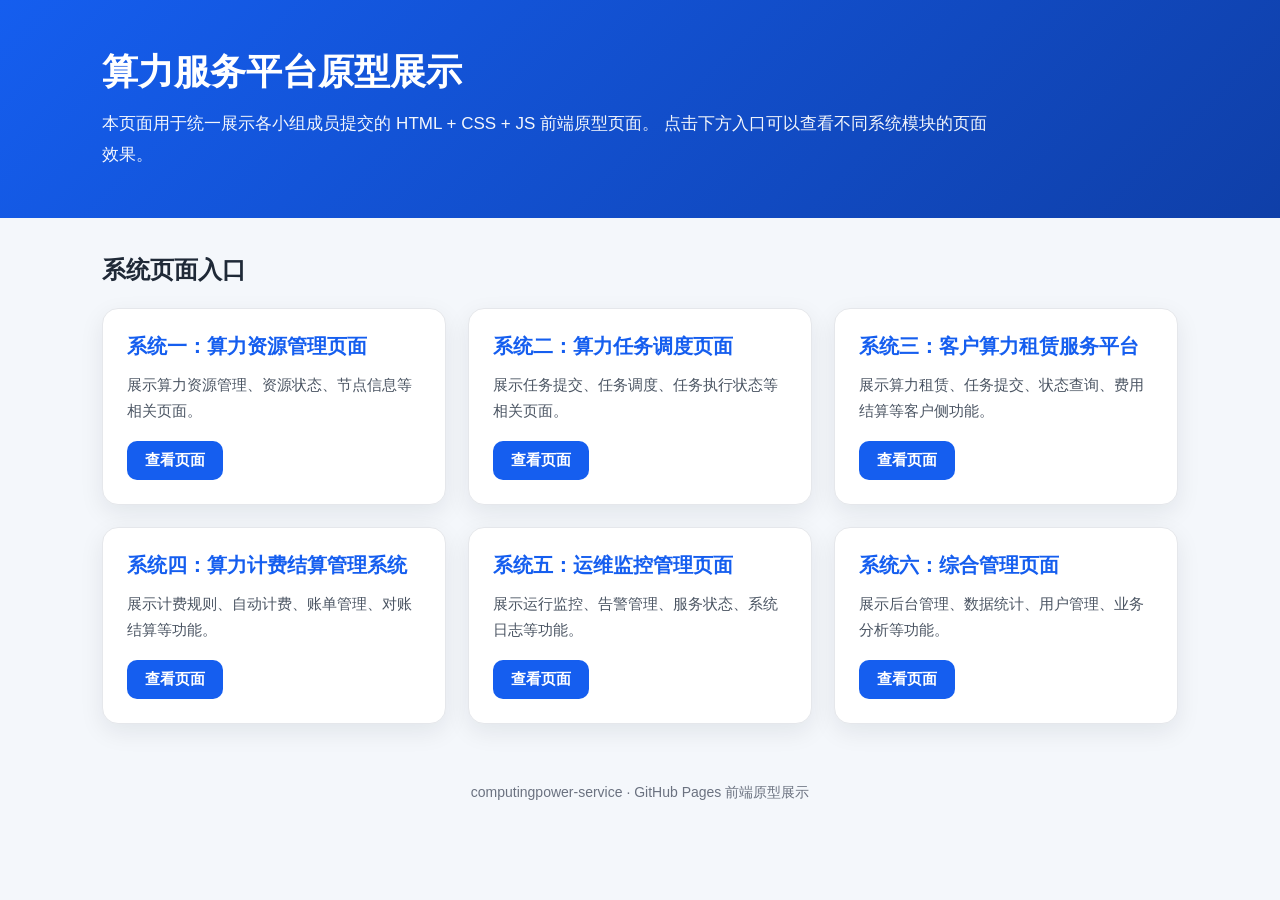
<file: index.html>
<!DOCTYPE html>
<html lang="zh-CN">
<head>
  <meta charset="UTF-8" />
  <meta name="viewport" content="width=device-width, initial-scale=1.0" />
  <title>算力服务平台原型展示</title>
  <style>
    * {
      box-sizing: border-box;
      margin: 0;
      padding: 0;
    }

    body {
      font-family: "Microsoft YaHei", Arial, sans-serif;
      background: #f4f7fb;
      color: #1f2937;
      min-height: 100vh;
    }

    header {
      background: linear-gradient(135deg, #155eef, #0f3fa8);
      color: #fff;
      padding: 48px 8%;
    }

    header h1 {
      font-size: 36px;
      margin-bottom: 12px;
    }

    header p {
      font-size: 17px;
      line-height: 1.8;
      opacity: 0.95;
      max-width: 900px;
    }

    main {
      padding: 36px 8%;
    }

    .section-title {
      font-size: 24px;
      margin-bottom: 22px;
    }

    .grid {
      display: grid;
      grid-template-columns: repeat(auto-fit, minmax(260px, 1fr));
      gap: 22px;
    }

    .card {
      background: #fff;
      border-radius: 16px;
      padding: 24px;
      border: 1px solid #e5e7eb;
      box-shadow: 0 8px 24px rgba(15, 23, 42, 0.08);
    }

    .card h2 {
      font-size: 20px;
      color: #155eef;
      margin-bottom: 12px;
    }

    .card p {
      font-size: 15px;
      line-height: 1.7;
      color: #4b5563;
      margin-bottom: 18px;
    }

    .card a {
      display: inline-block;
      text-decoration: none;
      background: #155eef;
      color: #fff;
      padding: 10px 18px;
      border-radius: 10px;
      font-size: 15px;
      font-weight: 600;
    }

    .card a:hover {
      background: #0f3fa8;
    }

    footer {
      text-align: center;
      padding: 24px 8%;
      color: #6b7280;
      font-size: 14px;
    }
  </style>
</head>
<body>
  <header>
    <h1>算力服务平台原型展示</h1>
    <p>
      本页面用于统一展示各小组成员提交的 HTML + CSS + JS 前端原型页面。
      点击下方入口可以查看不同系统模块的页面效果。
    </p>
  </header>

  <main>
    <h2 class="section-title">系统页面入口</h2>

    <div class="grid">
      <div class="card">
        <h2>系统一：算力资源管理页面</h2>
        <p>展示算力资源管理、资源状态、节点信息等相关页面。</p>
        <a href="./sys1-cyf/index.html">查看页面</a>
      </div>

      <div class="card">
        <h2>系统二：算力任务调度页面</h2>
        <p>展示任务提交、任务调度、任务执行状态等相关页面。</p>
        <a href="./sys2-sfy/index.html">查看页面</a>
      </div>

      <div class="card">
        <h2>系统三：客户算力租赁服务平台</h2>
        <p>展示算力租赁、任务提交、状态查询、费用结算等客户侧功能。</p>
        <a href="./sys3-hmr/index.html">查看页面</a>
      </div>

      <div class="card">
        <h2>系统四：算力计费结算管理系统</h2>
        <p>展示计费规则、自动计费、账单管理、对账结算等功能。</p>
        <a href="./sys4-lmf/index.html">查看页面</a>
      </div>

      <div class="card">
        <h2>系统五：运维监控管理页面</h2>
        <p>展示运行监控、告警管理、服务状态、系统日志等功能。</p>
        <a href="./sys5-ltc/index.html">查看页面</a>
      </div>

      <div class="card">
        <h2>系统六：综合管理页面</h2>
        <p>展示后台管理、数据统计、用户管理、业务分析等功能。</p>
        <a href="./sys6-kdh-1/index.html">查看页面</a>
      </div>
    </div>
  </main>

  <footer>
    computingpower-service · GitHub Pages 前端原型展示
  </footer>
</body>
</html>
</file>
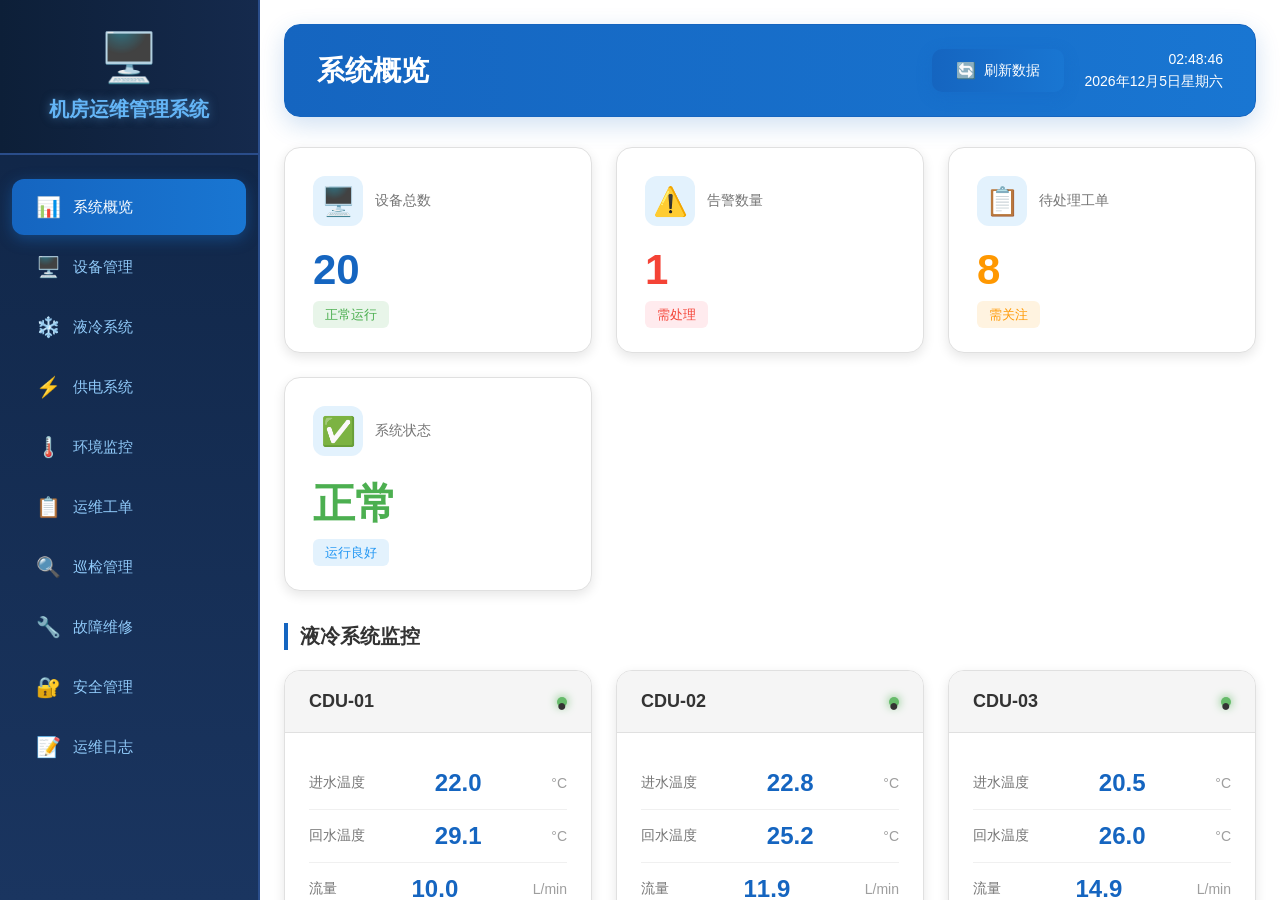
<file: sys2-sfy/index.html>
<!DOCTYPE html>
<html lang="zh-CN">
<head>
    <meta charset="UTF-8">
    <meta name="viewport" content="width=device-width, initial-scale=1.0">
    <title>机房运维管理系统</title>
    <link rel="stylesheet" href="style.css">
</head>
<body>
    <div class="app-container">
        <!-- 侧边栏 -->
        <aside class="sidebar">
            <div class="logo">
                <div class="logo-icon">🖥️</div>
                <h2>机房运维管理系统</h2>
            </div>
            <nav class="nav-menu">
                <div class="nav-item active" data-tab="overview">
                    <div class="nav-icon">📊</div>
                    <span>系统概览</span>
                </div>
                <div class="nav-item" data-tab="equipment">
                    <div class="nav-icon">🖥️</div>
                    <span>设备管理</span>
                </div>
                <div class="nav-item" data-tab="cooling">
                    <div class="nav-icon">❄️</div>
                    <span>液冷系统</span>
                </div>
                <div class="nav-item" data-tab="power">
                    <div class="nav-icon">⚡</div>
                    <span>供电系统</span>
                </div>
                <div class="nav-item" data-tab="environment">
                    <div class="nav-icon">🌡️</div>
                    <span>环境监控</span>
                </div>
                <div class="nav-item" data-tab="workorders">
                    <div class="nav-icon">📋</div>
                    <span>运维工单</span>
                </div>
                <div class="nav-item" data-tab="inspection">
                    <div class="nav-icon">🔍</div>
                    <span>巡检管理</span>
                </div>
                <div class="nav-item" data-tab="maintenance">
                    <div class="nav-icon">🔧</div>
                    <span>故障维修</span>
                </div>
                <div class="nav-item" data-tab="security">
                    <div class="nav-icon">🔐</div>
                    <span>安全管理</span>
                </div>
                <div class="nav-item" data-tab="logs">
                    <div class="nav-icon">📝</div>
                    <span>运维日志</span>
                </div>
            </nav>
        </aside>

        <!-- 主内容区 -->
        <main class="main-content">
            <!-- 顶部栏 -->
            <header class="header">
                <h1 id="page-title">系统概览</h1>
                <div class="header-actions">
                    <button class="btn btn-primary" onclick="refreshData()">
                        <span class="btn-icon">🔄</span> 刷新数据
                    </button>
                    <div class="system-info">
                        <span class="current-time" id="current-time"></span>
                        <span class="current-date" id="current-date"></span>
                    </div>
                </div>
            </header>

            <!-- 概览页面 -->
            <div class="tab-content active" id="overview">
                <!-- 统计卡片 -->
                <div class="stats-grid">
                    <div class="stat-card">
                        <div class="stat-header">
                            <div class="stat-icon devices-icon">🖥️</div>
                            <span class="stat-label">设备总数</span>
                        </div>
                        <div class="stat-value" id="total-equipment">0</div>
                        <div class="stat-change">
                            <span class="change-indicator normal">正常运行</span>
                        </div>
                    </div>
                    <div class="stat-card">
                        <div class="stat-header">
                            <div class="stat-icon alert-icon">⚠️</div>
                            <span class="stat-label">告警数量</span>
                        </div>
                        <div class="stat-value alert-value" id="total-alerts">0</div>
                        <div class="stat-change">
                            <span class="change-indicator urgent">需处理</span>
                        </div>
                    </div>
                    <div class="stat-card">
                        <div class="stat-header">
                            <div class="stat-icon workorder-icon">📋</div>
                            <span class="stat-label">待处理工单</span>
                        </div>
                        <div class="stat-value warning-value" id="pending-workorders">0</div>
                        <div class="stat-change">
                            <span class="change-indicator attention">需关注</span>
                        </div>
                    </div>
                    <div class="stat-card">
                        <div class="stat-header">
                            <div class="stat-icon status-icon">✅</div>
                            <span class="stat-label">系统状态</span>
                        </div>
                        <div class="stat-value success-value" id="system-status">正常</div>
                        <div class="stat-change">
                            <span class="change-indicator good">运行良好</span>
                        </div>
                    </div>
                </div>

                <!-- 液冷系统监控 -->
                <section class="monitor-section">
                    <h2 class="section-title">液冷系统监控</h2>
                    <div class="cooling-grid">
                        <div class="monitor-card">
                            <div class="monitor-header">
                                <h3>CDU-01</h3>
                                <span class="monitor-status online">●</span>
                            </div>
                            <div class="monitor-body">
                                <div class="monitor-row">
                                    <span class="monitor-label">进水温度</span>
                                    <span class="monitor-value" id="cdu1-in-temp">--</span>
                                    <span class="monitor-unit">°C</span>
                                </div>
                                <div class="monitor-row">
                                    <span class="monitor-label">回水温度</span>
                                    <span class="monitor-value" id="cdu1-out-temp">--</span>
                                    <span class="monitor-unit">°C</span>
                                </div>
                                <div class="monitor-row">
                                    <span class="monitor-label">流量</span>
                                    <span class="monitor-value" id="cdu1-flow">--</span>
                                    <span class="monitor-unit">L/min</span>
                                </div>
                                <div class="monitor-row">
                                    <span class="monitor-label">压力</span>
                                    <span class="monitor-value" id="cdu1-pressure">--</span>
                                    <span class="monitor-unit">bar</span>
                                </div>
                                <div class="monitor-row">
                                    <span class="monitor-label">漏液检测</span>
                                    <span class="monitor-value normal" id="cdu1-leak">正常</span>
                                </div>
                            </div>
                        </div>
                        <div class="monitor-card">
                            <div class="monitor-header">
                                <h3>CDU-02</h3>
                                <span class="monitor-status online">●</span>
                            </div>
                            <div class="monitor-body">
                                <div class="monitor-row">
                                    <span class="monitor-label">进水温度</span>
                                    <span class="monitor-value" id="cdu2-in-temp">--</span>
                                    <span class="monitor-unit">°C</span>
                                </div>
                                <div class="monitor-row">
                                    <span class="monitor-label">回水温度</span>
                                    <span class="monitor-value" id="cdu2-out-temp">--</span>
                                    <span class="monitor-unit">°C</span>
                                </div>
                                <div class="monitor-row">
                                    <span class="monitor-label">流量</span>
                                    <span class="monitor-value" id="cdu2-flow">--</span>
                                    <span class="monitor-unit">L/min</span>
                                </div>
                                <div class="monitor-row">
                                    <span class="monitor-label">压力</span>
                                    <span class="monitor-value" id="cdu2-pressure">--</span>
                                    <span class="monitor-unit">bar</span>
                                </div>
                                <div class="monitor-row">
                                    <span class="monitor-label">漏液检测</span>
                                    <span class="monitor-value normal" id="cdu2-leak">正常</span>
                                </div>
                            </div>
                        </div>
                        <div class="monitor-card">
                            <div class="monitor-header">
                                <h3>CDU-03</h3>
                                <span class="monitor-status online">●</span>
                            </div>
                            <div class="monitor-body">
                                <div class="monitor-row">
                                    <span class="monitor-label">进水温度</span>
                                    <span class="monitor-value" id="cdu3-in-temp">--</span>
                                    <span class="monitor-unit">°C</span>
                                </div>
                                <div class="monitor-row">
                                    <span class="monitor-label">回水温度</span>
                                    <span class="monitor-value" id="cdu3-out-temp">--</span>
                                    <span class="monitor-unit">°C</span>
                                </div>
                                <div class="monitor-row">
                                    <span class="monitor-label">流量</span>
                                    <span class="monitor-value" id="cdu3-flow">--</span>
                                    <span class="monitor-unit">L/min</span>
                                </div>
                                <div class="monitor-row">
                                    <span class="monitor-label">压力</span>
                                    <span class="monitor-value" id="cdu3-pressure">--</span>
                                    <span class="monitor-unit">bar</span>
                                </div>
                                <div class="monitor-row">
                                    <span class="monitor-label">漏液检测</span>
                                    <span class="monitor-value normal" id="cdu3-leak">正常</span>
                                </div>
                            </div>
                        </div>
                    </div>
                </section>

                <!-- 供电系统监控 -->
                <section class="monitor-section">
                    <h2 class="section-title">供电系统监控</h2>
                    <div class="power-grid">
                        <div class="power-card">
                            <div class="power-header">
                                <h3>总配电</h3>
                                <span class="power-status online">●</span>
                            </div>
                            <div class="power-body">
                                <div class="power-row">
                                    <span class="power-label">电压</span>
                                    <span class="power-value" id="main-voltage">--</span>
                                    <span class="power-unit">V</span>
                                </div>
                                <div class="power-row">
                                    <span class="power-label">电流</span>
                                    <span class="power-value" id="main-current">--</span>
                                    <span class="power-unit">A</span>
                                </div>
                                <div class="power-row">
                                    <span class="power-label">功率</span>
                                    <span class="power-value" id="main-power">--</span>
                                    <span class="power-unit">kW</span>
                                </div>
                            </div>
                        </div>
                        <div class="power-card">
                            <div class="power-header">
                                <h3>PDU-A路</h3>
                                <span class="power-status online">●</span>
                            </div>
                            <div class="power-body">
                                <div class="power-row">
                                    <span class="power-label">电压</span>
                                    <span class="power-value" id="pdu-a-voltage">--</span>
                                    <span class="power-unit">V</span>
                                </div>
                                <div class="power-row">
                                    <span class="power-label">电流</span>
                                    <span class="power-value" id="pdu-a-current">--</span>
                                    <span class="power-unit">A</span>
                                </div>
                                <div class="power-row">
                                    <span class="power-label">功率</span>
                                    <span class="power-value" id="pdu-a-power">--</span>
                                    <span class="power-unit">kW</span>
                                </div>
                            </div>
                        </div>
                        <div class="power-card">
                            <div class="power-header">
                                <h3>PDU-B路</h3>
                                <span class="power-status online">●</span>
                            </div>
                            <div class="power-body">
                                <div class="power-row">
                                    <span class="power-label">电压</span>
                                    <span class="power-value" id="pdu-b-voltage">--</span>
                                    <span class="power-unit">V</span>
                                </div>
                                <div class="power-row">
                                    <span class="power-label">电流</span>
                                    <span class="power-value" id="pdu-b-current">--</span>
                                    <span class="power-unit">A</span>
                                </div>
                                <div class="power-row">
                                    <span class="power-label">功率</span>
                                    <span class="power-value" id="pdu-b-power">--</span>
                                    <span class="power-unit">kW</span>
                                </div>
                            </div>
                        </div>
                    </div>
                </section>

                <!-- 环境监控 -->
                <section class="monitor-section">
                    <h2 class="section-title">环境监控</h2>
                    <div class="environment-grid">
                        <div class="env-card">
                            <div class="env-header">
                                <h3>温度</h3>
                                <span class="env-icon">🌡️</span>
                            </div>
                            <div class="env-body">
                                <div class="env-main">
                                    <span class="env-value" id="env-temp">--</span>
                                    <span class="env-unit">°C</span>
                                </div>
                                <div class="env-threshold">阈值: ≤25°C</div>
                            </div>
                        </div>
                        <div class="env-card">
                            <div class="env-header">
                                <h3>湿度</h3>
                                <span class="env-icon">💧</span>
                            </div>
                            <div class="env-body">
                                <div class="env-main">
                                    <span class="env-value" id="env-humidity">--</span>
                                    <span class="env-unit">%</span>
                                </div>
                                <div class="env-threshold">范围: 40-60%</div>
                            </div>
                        </div>
                        <div class="env-card">
                            <div class="env-header">
                                <h3>洁净度</h3>
                                <span class="env-icon">✨</span>
                            </div>
                            <div class="env-body">
                                <div class="env-main">
                                    <span class="env-value" id="env-cleanliness">--</span>
                                </div>
                                <div class="env-threshold">标准: ISO 6</div>
                            </div>
                        </div>
                        <div class="env-card">
                            <div class="env-header">
                                <h3>安全状态</h3>
                                <span class="env-icon">🔒</span>
                            </div>
                            <div class="env-body">
                                <div class="env-sensors">
                                    <div class="env-sensor">
                                        <span>烟感</span>
                                        <span class="sensor-status normal" id="sensor-smoke">正常</span>
                                    </div>
                                    <div class="env-sensor">
                                        <span>门禁</span>
                                        <span class="sensor-status normal" id="sensor-access">正常</span>
                                    </div>
                                </div>
                            </div>
                        </div>
                    </div>
                </section>

                <!-- 运维工单 -->
                <section class="monitor-section">
                    <h2 class="section-title">运维工单</h2>
                    <div class="workorder-list" id="workorder-list"></div>
                </section>
            </div>

            <!-- 设备管理页面 -->
            <div class="tab-content" id="equipment">
                <div class="page-toolbar">
                    <button class="btn btn-primary" onclick="showModal('equipment-modal')">
                        <span class="btn-icon">➕</span> 添加设备
                    </button>
                    <input type="text" class="search-input" placeholder="搜索设备..." id="equipment-search" onkeyup="searchEquipment()">
                    <select class="filter-select" id="equipment-filter" onchange="filterEquipment()">
                        <option value="all">全部类型</option>
                        <option value="server">服务器</option>
                        <option value="switch">交换机</option>
                        <option value="cdud">CDU</option>
                        <option value="pdu">PDU</option>
                    </select>
                </div>
                <div class="table-container">
                    <table class="data-table">
                        <thead>
                            <tr>
                                <th>设备ID</th>
                                <th>设备名称</th>
                                <th>类型</th>
                                <th>型号</th>
                                <th>SN码</th>
                                <th>位置</th>
                                <th>安装时间</th>
                                <th>质保期限</th>
                                <th>状态</th>
                                <th>操作</th>
                            </tr>
                        </thead>
                        <tbody id="equipment-table-body"></tbody>
                    </table>
                </div>
            </div>

            <!-- 液冷系统页面 -->
            <div class="tab-content" id="cooling">
                <div class="page-toolbar">
                    <button class="btn btn-primary" onclick="refreshData()">
                        <span class="btn-icon">🔄</span> 刷新数据
                    </button>
                </div>
                <section class="monitor-section">
                    <h2 class="section-title">液冷系统监控</h2>
                    <div class="cooling-grid">
                        <div class="monitor-card">
                            <div class="monitor-header">
                                <h3>CDU-01</h3>
                                <span class="monitor-status online">●</span>
                            </div>
                            <div class="monitor-body">
                                <div class="monitor-row">
                                    <span class="monitor-label">进水温度</span>
                                    <span class="monitor-value" id="cooling-cdu1-in">--</span>
                                    <span class="monitor-unit">°C</span>
                                </div>
                                <div class="monitor-row">
                                    <span class="monitor-label">回水温度</span>
                                    <span class="monitor-value" id="cooling-cdu1-out">--</span>
                                    <span class="monitor-unit">°C</span>
                                </div>
                                <div class="monitor-row">
                                    <span class="monitor-label">流量</span>
                                    <span class="monitor-value" id="cooling-cdu1-flow">--</span>
                                    <span class="monitor-unit">L/min</span>
                                </div>
                                <div class="monitor-row">
                                    <span class="monitor-label">压力</span>
                                    <span class="monitor-value" id="cooling-cdu1-pressure">--</span>
                                    <span class="monitor-unit">bar</span>
                                </div>
                                <div class="monitor-row">
                                    <span class="monitor-label">漏液检测</span>
                                    <span class="monitor-value normal" id="cooling-cdu1-leak">正常</span>
                                </div>
                                <div class="monitor-row">
                                    <span class="monitor-label">冷板状态</span>
                                    <span class="monitor-value normal" id="cooling-cdu1-coldplate">正常</span>
                                </div>
                                <div class="monitor-row">
                                    <span class="monitor-label">冷媒状态</span>
                                    <span class="monitor-value normal" id="cooling-cdu1-coolant">正常</span>
                                </div>
                                <div class="monitor-row">
                                    <span class="monitor-label">泵速</span>
                                    <span class="monitor-value" id="cooling-cdu1-pump">--</span>
                                    <span class="monitor-unit">RPM</span>
                                </div>
                                <div class="monitor-row">
                                    <span class="monitor-label">液位</span>
                                    <span class="monitor-value" id="cooling-cdu1-level">--</span>
                                    <span class="monitor-unit">%</span>
                                </div>
                            </div>
                        </div>
                        <div class="monitor-card">
                            <div class="monitor-header">
                                <h3>CDU-02</h3>
                                <span class="monitor-status online">●</span>
                            </div>
                            <div class="monitor-body">
                                <div class="monitor-row">
                                    <span class="monitor-label">进水温度</span>
                                    <span class="monitor-value" id="cooling-cdu2-in">--</span>
                                    <span class="monitor-unit">°C</span>
                                </div>
                                <div class="monitor-row">
                                    <span class="monitor-label">回水温度</span>
                                    <span class="monitor-value" id="cooling-cdu2-out">--</span>
                                    <span class="monitor-unit">°C</span>
                                </div>
                                <div class="monitor-row">
                                    <span class="monitor-label">流量</span>
                                    <span class="monitor-value" id="cooling-cdu2-flow">--</span>
                                    <span class="monitor-unit">L/min</span>
                                </div>
                                <div class="monitor-row">
                                    <span class="monitor-label">压力</span>
                                    <span class="monitor-value" id="cooling-cdu2-pressure">--</span>
                                    <span class="monitor-unit">bar</span>
                                </div>
                                <div class="monitor-row">
                                    <span class="monitor-label">漏液检测</span>
                                    <span class="monitor-value normal" id="cooling-cdu2-leak">正常</span>
                                </div>
                                <div class="monitor-row">
                                    <span class="monitor-label">冷板状态</span>
                                    <span class="monitor-value normal" id="cooling-cdu2-coldplate">正常</span>
                                </div>
                                <div class="monitor-row">
                                    <span class="monitor-label">冷媒状态</span>
                                    <span class="monitor-value normal" id="cooling-cdu2-coolant">正常</span>
                                </div>
                                <div class="monitor-row">
                                    <span class="monitor-label">泵速</span>
                                    <span class="monitor-value" id="cooling-cdu2-pump">--</span>
                                    <span class="monitor-unit">RPM</span>
                                </div>
                                <div class="monitor-row">
                                    <span class="monitor-label">液位</span>
                                    <span class="monitor-value" id="cooling-cdu2-level">--</span>
                                    <span class="monitor-unit">%</span>
                                </div>
                            </div>
                        </div>
                        <div class="monitor-card">
                            <div class="monitor-header">
                                <h3>CDU-03</h3>
                                <span class="monitor-status online">●</span>
                            </div>
                            <div class="monitor-body">
                                <div class="monitor-row">
                                    <span class="monitor-label">进水温度</span>
                                    <span class="monitor-value" id="cooling-cdu3-in">--</span>
                                    <span class="monitor-unit">°C</span>
                                </div>
                                <div class="monitor-row">
                                    <span class="monitor-label">回水温度</span>
                                    <span class="monitor-value" id="cooling-cdu3-out">--</span>
                                    <span class="monitor-unit">°C</span>
                                </div>
                                <div class="monitor-row">
                                    <span class="monitor-label">流量</span>
                                    <span class="monitor-value" id="cooling-cdu3-flow">--</span>
                                    <span class="monitor-unit">L/min</span>
                                </div>
                                <div class="monitor-row">
                                    <span class="monitor-label">压力</span>
                                    <span class="monitor-value" id="cooling-cdu3-pressure">--</span>
                                    <span class="monitor-unit">bar</span>
                                </div>
                                <div class="monitor-row">
                                    <span class="monitor-label">漏液检测</span>
                                    <span class="monitor-value normal" id="cooling-cdu3-leak">正常</span>
                                </div>
                                <div class="monitor-row">
                                    <span class="monitor-label">冷板状态</span>
                                    <span class="monitor-value normal" id="cooling-cdu3-coldplate">正常</span>
                                </div>
                                <div class="monitor-row">
                                    <span class="monitor-label">冷媒状态</span>
                                    <span class="monitor-value normal" id="cooling-cdu3-coolant">正常</span>
                                </div>
                                <div class="monitor-row">
                                    <span class="monitor-label">泵速</span>
                                    <span class="monitor-value" id="cooling-cdu3-pump">--</span>
                                    <span class="monitor-unit">RPM</span>
                                </div>
                                <div class="monitor-row">
                                    <span class="monitor-label">液位</span>
                                    <span class="monitor-value" id="cooling-cdu3-level">--</span>
                                    <span class="monitor-unit">%</span>
                                </div>
                            </div>
                        </div>
                    </div>
                </section>
            </div>

            <!-- 供电系统页面 -->
            <div class="tab-content" id="power">
                <div class="page-toolbar">
                    <button class="btn btn-primary" onclick="refreshData()">
                        <span class="btn-icon">🔄</span> 刷新数据
                    </button>
                </div>
                <section class="monitor-section">
                    <h2 class="section-title">供电系统监控</h2>
                    <div class="power-grid">
                        <div class="power-card">
                            <div class="power-header">
                                <h3>总配电</h3>
                                <span class="power-status online">●</span>
                            </div>
                            <div class="power-body">
                                <div class="power-row">
                                    <span class="power-label">电压</span>
                                    <span class="power-value" id="detail-main-voltage">--</span>
                                    <span class="power-unit">V</span>
                                </div>
                                <div class="power-row">
                                    <span class="power-label">电流</span>
                                    <span class="power-value" id="detail-main-current">--</span>
                                    <span class="power-unit">A</span>
                                </div>
                                <div class="power-row">
                                    <span class="power-label">功率</span>
                                    <span class="power-value" id="detail-main-power">--</span>
                                    <span class="power-unit">kW</span>
                                </div>
                            </div>
                        </div>
                        <div class="power-card">
                            <div class="power-header">
                                <h3>PDU-A路</h3>
                                <span class="power-status online">●</span>
                            </div>
                            <div class="power-body">
                                <div class="power-row">
                                    <span class="power-label">电压</span>
                                    <span class="power-value" id="detail-pdu-a-voltage">--</span>
                                    <span class="power-unit">V</span>
                                </div>
                                <div class="power-row">
                                    <span class="power-label">电流</span>
                                    <span class="power-value" id="detail-pdu-a-current">--</span>
                                    <span class="power-unit">A</span>
                                </div>
                                <div class="power-row">
                                    <span class="power-label">功率</span>
                                    <span class="power-value" id="detail-pdu-a-power">--</span>
                                    <span class="power-unit">kW</span>
                                </div>
                            </div>
                        </div>
                        <div class="power-card">
                            <div class="power-header">
                                <h3>PDU-B路</h3>
                                <span class="power-status online">●</span>
                            </div>
                            <div class="power-body">
                                <div class="power-row">
                                    <span class="power-label">电压</span>
                                    <span class="power-value" id="detail-pdu-b-voltage">--</span>
                                    <span class="power-unit">V</span>
                                </div>
                                <div class="power-row">
                                    <span class="power-label">电流</span>
                                    <span class="power-value" id="detail-pdu-b-current">--</span>
                                    <span class="power-unit">A</span>
                                </div>
                                <div class="power-row">
                                    <span class="power-label">功率</span>
                                    <span class="power-value" id="detail-pdu-b-power">--</span>
                                    <span class="power-unit">kW</span>
                                </div>
                            </div>
                        </div>
                    </div>
                </section>

                <section class="monitor-section">
                    <h2 class="section-title">服务器级电力监控</h2>
                    <div class="table-container">
                        <table class="data-table">
                            <thead>
                                <tr>
                                    <th>服务器ID</th>
                                    <th>电压(V)</th>
                                    <th>电流(A)</th>
                                    <th>功率(kW)</th>
                                    <th>状态</th>
                                </tr>
                            </thead>
                            <tbody id="server-power-body"></tbody>
                        </table>
                    </div>
                </section>

                <section class="monitor-section">
                    <h2 class="section-title">电力告警日志</h2>
                    <div class="alert-log-list" id="power-alert-log"></div>
                </section>
            </div>

            <!-- 环境监控页面 -->
            <div class="tab-content" id="environment">
                <section class="monitor-section">
                    <h2 class="section-title">环境监控</h2>
                    <div class="environment-grid">
                        <div class="env-card">
                            <div class="env-header">
                                <h3>温度</h3>
                                <span class="env-icon">🌡️</span>
                            </div>
                            <div class="env-body">
                                <div class="env-main">
                                    <span class="env-value" id="detail-env-temp">--</span>
                                    <span class="env-unit">°C</span>
                                </div>
                                <div class="env-threshold">阈值: ≤25°C</div>
                            </div>
                        </div>
                        <div class="env-card">
                            <div class="env-header">
                                <h3>湿度</h3>
                                <span class="env-icon">💧</span>
                            </div>
                            <div class="env-body">
                                <div class="env-main">
                                    <span class="env-value" id="detail-env-humidity">--</span>
                                    <span class="env-unit">%</span>
                                </div>
                                <div class="env-threshold">范围: 40-60%</div>
                            </div>
                        </div>
                        <div class="env-card">
                            <div class="env-header">
                                <h3>洁净度</h3>
                                <span class="env-icon">✨</span>
                            </div>
                            <div class="env-body">
                                <div class="env-main">
                                    <span class="env-value" id="detail-env-cleanliness">--</span>
                                </div>
                                <div class="env-threshold">标准: ISO 6</div>
                            </div>
                        </div>
                        <div class="env-card">
                            <div class="env-header">
                                <h3>安全状态</h3>
                                <span class="env-icon">🔒</span>
                            </div>
                            <div class="env-body">
                                <div class="env-sensors">
                                    <div class="env-sensor">
                                        <span>烟感</span>
                                        <span class="sensor-status normal" id="detail-sensor-smoke">正常</span>
                                    </div>
                                    <div class="env-sensor">
                                        <span>门禁</span>
                                        <span class="sensor-status normal" id="detail-sensor-access">正常</span>
                                    </div>
                                </div>
                            </div>
                        </div>
                    </div>
                </section>
            </div>

            <!-- 运维工单页面 -->
            <div class="tab-content" id="workorders">
                <div class="page-toolbar">
                    <button class="btn btn-primary" onclick="showModal('workorder-modal')">
                        <span class="btn-icon">➕</span> 创建工单
                    </button>
                </div>
                <div class="workorder-grid">
                    <div class="workorder-column pending">
                        <div class="column-header">
                            <h4>待处理</h4>
                            <span class="column-count" id="pending-column-count">0</span>
                        </div>
                        <div class="workorder-cards" id="pending-workorders-list"></div>
                    </div>
                    <div class="workorder-column processing">
                        <div class="column-header">
                            <h4>处理中</h4>
                            <span class="column-count" id="processing-column-count">0</span>
                        </div>
                        <div class="workorder-cards" id="processing-workorders-list"></div>
                    </div>
                    <div class="workorder-column completed">
                        <div class="column-header">
                            <h4>已完成</h4>
                            <span class="column-count" id="completed-column-count">0</span>
                        </div>
                        <div class="workorder-cards" id="completed-workorders-list"></div>
                    </div>
                </div>
            </div>

            <!-- 巡检管理页面 -->
            <div class="tab-content" id="inspection">
                <div class="page-toolbar">
                    <button class="btn btn-primary" onclick="showModal('inspection-modal')">
                        <span class="btn-icon">➕</span> 新增巡检计划
                    </button>
                </div>
                <div class="inspection-list" id="inspection-list"></div>
            </div>

            <!-- 故障维修页面 -->
            <div class="tab-content" id="maintenance">
                <div class="page-toolbar">
                    <button class="btn btn-primary" onclick="showModal('maintenance-modal')">
                        <span class="btn-icon">➕</span> 报修
                    </button>
                </div>
                <div class="table-container">
                    <table class="data-table">
                        <thead>
                            <tr>
                                <th>维修ID</th>
                                <th>设备名称</th>
                                <th>故障类型</th>
                                <th>故障描述</th>
                                <th>报修时间</th>
                                <th>状态</th>
                                <th>维修费用</th>
                                <th>操作</th>
                            </tr>
                        </thead>
                        <tbody id="maintenance-table-body"></tbody>
                    </table>
                </div>
            </div>

            <!-- 安全管理页面 -->
            <div class="tab-content" id="security">
                <div class="security-stats">
                    <div class="security-card">
                        <div class="security-icon">👥</div>
                        <h4>当前在线</h4>
                        <p class="security-value" id="online-users">0</p>
                    </div>
                    <div class="security-card">
                        <div class="security-icon">🚪</div>
                        <h4>今日进入</h4>
                        <p class="security-value" id="today-access">0</p>
                    </div>
                    <div class="security-card">
                        <div class="security-icon">⚠️</div>
                        <h4>异常访问</h4>
                        <p class="security-value alert" id="abnormal-access">0</p>
                    </div>
                </div>
                <div class="access-logs-section">
                    <h3>进出记录</h3>
                    <div class="table-container">
                        <table class="data-table">
                            <thead>
                                <tr>
                                    <th>时间</th>
                                    <th>人员</th>
                                    <th>角色</th>
                                    <th>事件</th>
                                    <th>事由</th>
                                </tr>
                            </thead>
                            <tbody id="access-table-body"></tbody>
                        </table>
                    </div>
                </div>
            </div>

            <!-- 运维日志页面 -->
            <div class="tab-content" id="logs">
                <div class="page-toolbar">
                    <button class="btn" onclick="exportLogs()">
                        <span class="btn-icon">📥</span> 导出日志
                    </button>
                    <input type="date" class="date-input" id="log-date" onchange="filterLogs()">
                    <select class="filter-select" id="log-type" onchange="filterLogs()">
                        <option value="all">全部类型</option>
                        <option value="operation">操作日志</option>
                        <option value="alert">告警日志</option>
                        <option value="equipment">设备日志</option>
                    </select>
                </div>
                <div class="logs-container">
                    <div class="log-list" id="log-list"></div>
                </div>
            </div>
        </main>
    </div>

    <!-- 设备添加弹窗 -->
    <div class="modal" id="equipment-modal">
        <div class="modal-content">
            <div class="modal-header">
                <h3>添加设备</h3>
                <button class="close-btn" onclick="closeModal('equipment-modal')">&times;</button>
            </div>
            <form id="equipment-form" onsubmit="saveEquipment(event)">
                <div class="form-row">
                    <div class="form-group">
                        <label>设备名称</label>
                        <input type="text" name="name" required>
                    </div>
                    <div class="form-group">
                        <label>设备类型</label>
                        <select name="type" required>
                            <option value="server">服务器</option>
                            <option value="switch">交换机</option>
                            <option value="cdud">CDU</option>
                            <option value="pdu">PDU</option>
                        </select>
                    </div>
                </div>
                <div class="form-row">
                    <div class="form-group">
                        <label>型号</label>
                        <input type="text" name="model" required>
                    </div>
                    <div class="form-group">
                        <label>SN码</label>
                        <input type="text" name="sn" required>
                    </div>
                </div>
                <div class="form-row">
                    <div class="form-group">
                        <label>位置</label>
                        <input type="text" name="location" required>
                    </div>
                    <div class="form-group">
                        <label>安装时间</label>
                        <input type="date" name="installDate" required>
                    </div>
                </div>
                <div class="form-row">
                    <div class="form-group">
                        <label>质保期限</label>
                        <input type="date" name="warrantyDate" required>
                    </div>
                </div>
                <button type="submit" class="btn btn-primary">保存</button>
            </form>
        </div>
    </div>

    <!-- 设备编辑弹窗 -->
    <div class="modal" id="equipment-edit-modal">
        <div class="modal-content">
            <div class="modal-header">
                <h3>编辑设备</h3>
                <button class="close-btn" onclick="closeModal('equipment-edit-modal')">&times;</button>
            </div>
            <form id="equipment-edit-form" onsubmit="updateEquipment(event)">
                <input type="hidden" name="edit-id">
                <div class="form-row">
                    <div class="form-group">
                        <label>设备名称</label>
                        <input type="text" name="name" required>
                    </div>
                    <div class="form-group">
                        <label>设备类型</label>
                        <select name="type" required>
                            <option value="server">服务器</option>
                            <option value="switch">交换机</option>
                            <option value="cdud">CDU</option>
                            <option value="pdu">PDU</option>
                        </select>
                    </div>
                </div>
                <div class="form-row">
                    <div class="form-group">
                        <label>型号</label>
                        <input type="text" name="model" required>
                    </div>
                    <div class="form-group">
                        <label>SN码</label>
                        <input type="text" name="sn" required>
                    </div>
                </div>
                <div class="form-row">
                    <div class="form-group">
                        <label>位置</label>
                        <input type="text" name="location" required>
                    </div>
                    <div class="form-group">
                        <label>安装时间</label>
                        <input type="date" name="installDate" required>
                    </div>
                </div>
                <div class="form-row">
                    <div class="form-group">
                        <label>质保期限</label>
                        <input type="date" name="warrantyDate" required>
                    </div>
                    <div class="form-group">
                        <label>状态</label>
                        <select name="status" required>
                            <option value="online">在线</option>
                            <option value="offline">离线</option>
                        </select>
                    </div>
                </div>
                <button type="submit" class="btn btn-primary">更新</button>
            </form>
        </div>
    </div>

    <!-- 工单创建弹窗 -->
    <div class="modal" id="workorder-modal">
        <div class="modal-content">
            <div class="modal-header">
                <h3>创建工单</h3>
                <button class="close-btn" onclick="closeModal('workorder-modal')">&times;</button>
            </div>
            <form id="workorder-form" onsubmit="saveWorkOrder(event)">
                <div class="form-group">
                    <label>工单标题</label>
                    <input type="text" name="title" required>
                </div>
                <div class="form-row">
                    <div class="form-group">
                        <label>优先级</label>
                        <select name="priority" required>
                            <option value="high">高</option>
                            <option value="medium">中</option>
                            <option value="low">低</option>
                        </select>
                    </div>
                    <div class="form-group">
                        <label>负责人</label>
                        <input type="text" name="assignee" required>
                    </div>
                </div>
                <div class="form-group">
                    <label>描述</label>
                    <textarea name="description" rows="4" required></textarea>
                </div>
                <button type="submit" class="btn btn-primary">创建</button>
            </form>
        </div>
    </div>

    <!-- 巡检计划弹窗 -->
    <div class="modal" id="inspection-modal">
        <div class="modal-content">
            <div class="modal-header">
                <h3>新增巡检计划</h3>
                <button class="close-btn" onclick="closeModal('inspection-modal')">&times;</button>
            </div>
            <form id="inspection-form" onsubmit="saveInspection(event)">
                <div class="form-row">
                    <div class="form-group">
                        <label>巡检名称</label>
                        <input type="text" name="name" required>
                    </div>
                    <div class="form-group">
                        <label>巡检类型</label>
                        <select name="type" required>
                            <option value="daily">日常巡检</option>
                            <option value="weekly">周巡检</option>
                            <option value="monthly">月巡检</option>
                        </select>
                    </div>
                </div>
                <div class="form-row">
                    <div class="form-group">
                        <label>责任人</label>
                        <input type="text" name="person" required>
                    </div>
                    <div class="form-group">
                        <label>频次</label>
                        <select name="frequency" required>
                            <option value="once">单次</option>
                            <option value="daily">每日</option>
                            <option value="weekly">每周</option>
                            <option value="monthly">每月</option>
                        </select>
                    </div>
                </div>
                <div class="form-group">
                    <label>巡检内容</label>
                    <textarea name="content" rows="4" required></textarea>
                </div>
                <button type="submit" class="btn btn-primary">创建</button>
            </form>
        </div>
    </div>

    <!-- 故障报修弹窗 -->
    <div class="modal" id="maintenance-modal">
        <div class="modal-content">
            <div class="modal-header">
                <h3>报修</h3>
                <button class="close-btn" onclick="closeModal('maintenance-modal')">&times;</button>
            </div>
            <form id="maintenance-form" onsubmit="saveMaintenance(event)">
                <div class="form-group">
                    <label>设备名称</label>
                    <select name="equipment" id="maintenance-equipment" required>
                    </select>
                </div>
                <div class="form-row">
                    <div class="form-group">
                        <label>故障类型</label>
                        <select name="type" required>
                            <option value="gpu">GPU损坏</option>
                            <option value="server">服务器宕机</option>
                            <option value="switch">交换机故障</option>
                            <option value="other">其他</option>
                        </select>
                    </div>
                </div>
                <div class="form-group">
                    <label>故障描述</label>
                    <textarea name="description" rows="4" required></textarea>
                </div>
                <button type="submit" class="btn btn-primary">提交</button>
            </form>
        </div>
    </div>

    <script src="app.js"></script>
</body>
</html>
</file>
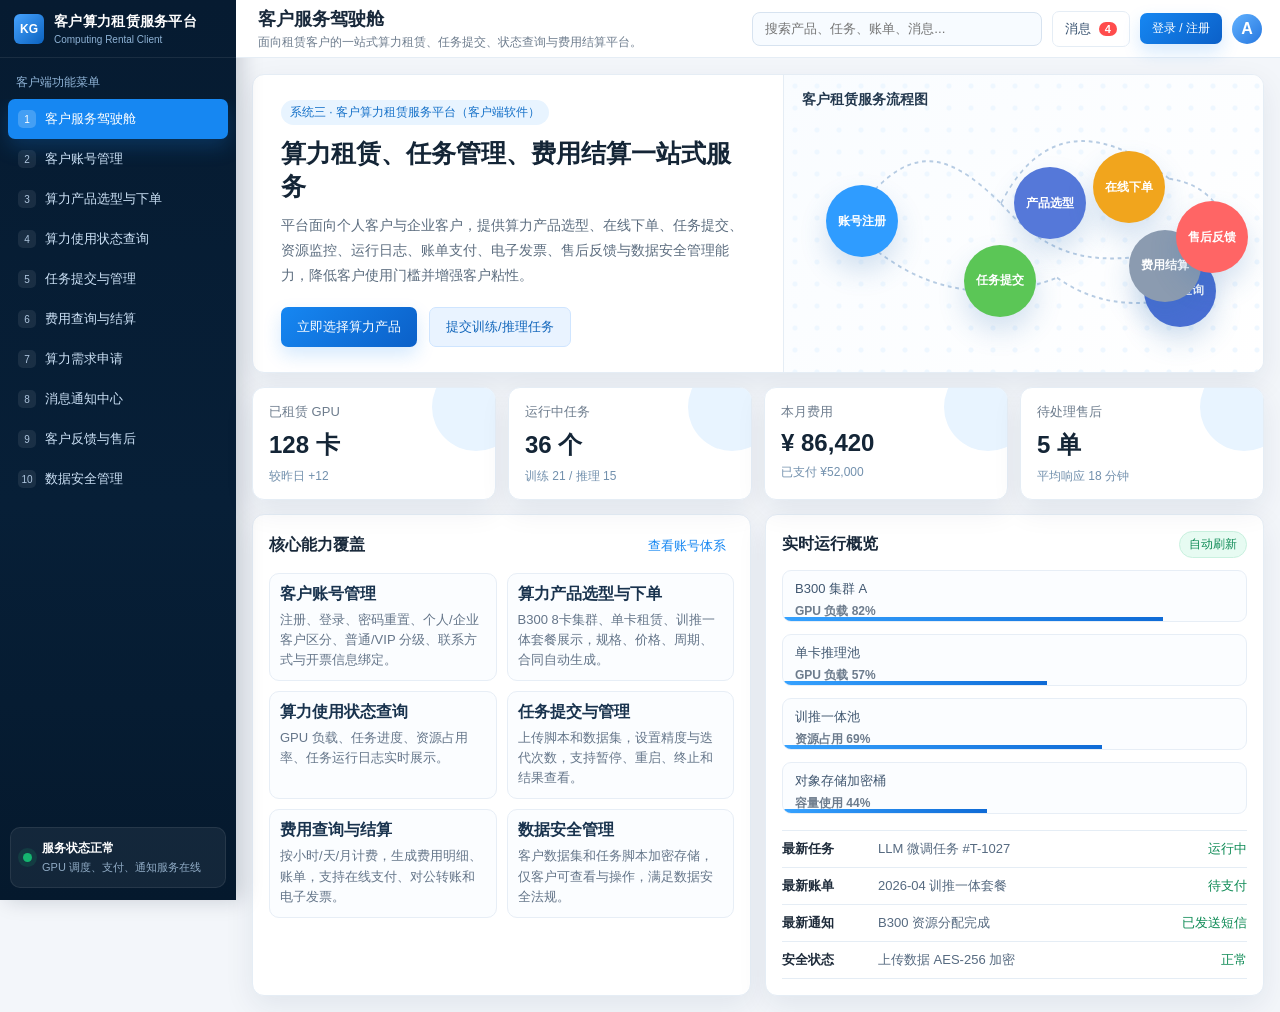
<file: sys3-hmr/index.html>
<!DOCTYPE html>
<html lang="zh-CN">
<head>
  <meta charset="UTF-8" />
  <meta name="viewport" content="width=device-width, initial-scale=1.0" />
  <title>客户算力租赁服务平台</title>
  <link rel="stylesheet" href="style.css" />
</head>
<body>
  <div class="app-shell">
    <aside class="sidebar">
      <div class="brand">
        <div class="brand-mark">KG</div>
        <div>
          <h1>客户算力租赁服务平台</h1>
          <p>Computing Rental Client</p>
        </div>
      </div>

      <div class="side-group-title">客户端功能菜单</div>
      <nav class="side-nav" id="sideNav">
        <button class="nav-item active" data-page="dashboard"><span>1</span>客户服务驾驶舱</button>
        <button class="nav-item" data-page="account"><span>2</span>客户账号管理</button>
        <button class="nav-item" data-page="products"><span>3</span>算力产品选型与下单</button>
        <button class="nav-item" data-page="usage"><span>4</span>算力使用状态查询</button>
        <button class="nav-item" data-page="tasks"><span>5</span>任务提交与管理</button>
        <button class="nav-item" data-page="billing"><span>6</span>费用查询与结算</button>
        <button class="nav-item" data-page="demand"><span>7</span>算力需求申请</button>
        <button class="nav-item" data-page="message"><span>8</span>消息通知中心</button>
        <button class="nav-item" data-page="support"><span>9</span>客户反馈与售后</button>
        <button class="nav-item" data-page="security"><span>10</span>数据安全管理</button>
      </nav>

      <div class="sidebar-footer">
        <div class="status-dot"></div>
        <div>
          <strong>服务状态正常</strong>
          <p>GPU 调度、支付、通知服务在线</p>
        </div>
      </div>
    </aside>

    <section class="workspace">
      <header class="topbar">
        <div>
          <h2 id="pageTitle">客户服务驾驶舱</h2>
          <p id="pageDesc">面向租赁客户的一站式算力租赁、任务提交、状态查询与费用结算平台。</p>
        </div>
        <div class="top-actions">
          <div class="search-box">
            <input id="globalSearch" type="text" placeholder="搜索产品、任务、账单、消息..." />
          </div>
          <button class="ghost-btn" id="notifyBtn">消息 <b id="notifyCount">4</b></button>
          <button class="primary-btn small" id="openLoginBtn">登录 / 注册</button>
          <div class="avatar">A</div>
        </div>
      </header>

      <main class="content">
        <!-- 1. Dashboard -->
        <section class="page active" id="dashboard">
          <div class="hero-panel">
            <div class="hero-copy">
              <span class="eyebrow">系统三 · 客户算力租赁服务平台（客户端软件）</span>
              <h3>算力租赁、任务管理、费用结算一站式服务</h3>
              <p>平台面向个人客户与企业客户，提供算力产品选型、在线下单、任务提交、资源监控、运行日志、账单支付、电子发票、售后反馈与数据安全管理能力，降低客户使用门槛并增强客户粘性。</p>
              <div class="hero-actions">
                <button class="primary-btn" data-jump="products">立即选择算力产品</button>
                <button class="secondary-btn" data-jump="tasks">提交训练/推理任务</button>
              </div>
            </div>
            <div class="graph-card">
              <div class="graph-title">客户租赁服务流程图</div>
              <div class="node n1">账号注册</div>
              <div class="node n2">产品选型</div>
              <div class="node n3">在线下单</div>
              <div class="node n4">任务提交</div>
              <div class="node n5">状态查询</div>
              <div class="node n6">费用结算</div>
              <div class="node n7">售后反馈</div>
              <svg class="graph-lines" viewBox="0 0 640 300" preserveAspectRatio="none">
                <path d="M85 150 C160 70 210 70 290 130" />
                <path d="M290 130 C350 40 440 60 515 105" />
                <path d="M290 130 C360 190 425 195 535 175" />
                <path d="M85 150 C175 225 280 230 365 205" />
                <path d="M365 205 C430 240 500 235 575 215" />
                <path d="M515 105 C565 110 585 135 600 160" />
              </svg>
            </div>
          </div>

          <div class="stat-grid compact">
            <article class="stat-card"><span>已租赁 GPU</span><strong>128 卡</strong><em>较昨日 +12</em></article>
            <article class="stat-card"><span>运行中任务</span><strong>36 个</strong><em>训练 21 / 推理 15</em></article>
            <article class="stat-card"><span>本月费用</span><strong>¥ 86,420</strong><em>已支付 ¥52,000</em></article>
            <article class="stat-card"><span>待处理售后</span><strong>5 单</strong><em>平均响应 18 分钟</em></article>
          </div>

          <div class="two-col tight">
            <div class="panel">
              <div class="panel-head">
                <h3>核心能力覆盖</h3>
                <button class="link-btn" data-jump="account">查看账号体系</button>
              </div>
              <div class="feature-list dense">
                <div><b>客户账号管理</b><p>注册、登录、密码重置、个人/企业客户区分、普通/VIP 分级、联系方式与开票信息绑定。</p></div>
                <div><b>算力产品选型与下单</b><p>B300 8卡集群、单卡租赁、训推一体套餐展示，规格、价格、周期、合同自动生成。</p></div>
                <div><b>算力使用状态查询</b><p>GPU 负载、任务进度、资源占用率、任务运行日志实时展示。</p></div>
                <div><b>任务提交与管理</b><p>上传脚本和数据集，设置精度与迭代次数，支持暂停、重启、终止和结果查看。</p></div>
                <div><b>费用查询与结算</b><p>按小时/天/月计费，生成费用明细、账单，支持在线支付、对公转账和电子发票。</p></div>
                <div><b>数据安全管理</b><p>客户数据集和任务脚本加密存储，仅客户可查看与操作，满足数据安全法规。</p></div>
              </div>
            </div>
            <div class="panel">
              <div class="panel-head"><h3>实时运行概览</h3><span class="badge ok">自动刷新</span></div>
              <div class="usage-bars">
                <div><span>B300 集群 A</span><b>GPU 负载 82%</b><i style="width:82%"></i></div>
                <div><span>单卡推理池</span><b>GPU 负载 57%</b><i style="width:57%"></i></div>
                <div><span>训推一体池</span><b>资源占用 69%</b><i style="width:69%"></i></div>
                <div><span>对象存储加密桶</span><b>容量使用 44%</b><i style="width:44%"></i></div>
              </div>
              <div class="mini-table">
                <div><b>最新任务</b><span>LLM 微调任务 #T-1027</span><em>运行中</em></div>
                <div><b>最新账单</b><span>2026-04 训推一体套餐</span><em>待支付</em></div>
                <div><b>最新通知</b><span>B300 资源分配完成</span><em>已发送短信</em></div>
                <div><b>安全状态</b><span>上传数据 AES-256 加密</span><em>正常</em></div>
              </div>
            </div>
          </div>
        </section>

        <!-- 2. Account -->
        <section class="page" id="account">
          <div class="page-grid">
            <div class="panel span-7">
              <div class="panel-head"><h3>客户账号管理</h3><span class="badge">个人 / 企业 / VIP</span></div>
              <p class="section-note">支持客户注册、登录、密码重置，区分个人客户、企业客户，按普通客户、VIP 客户分级管理，并绑定联系方式、开票信息，保障账号安全。</p>
              <form class="form-grid" id="accountForm">
                <label>客户类型<select><option>企业客户</option><option>个人客户</option></select></label>
                <label>客户等级<select><option>VIP客户</option><option>普通客户</option></select></label>
                <label>登录账号<input value="company_admin@demo.com" /></label>
                <label>绑定手机号<input value="138****9021" /></label>
                <label>企业名称<input value="燕山智能科技有限公司" /></label>
                <label>统一社会信用代码<input value="9113**********A8" /></label>
                <label>开票抬头<input value="燕山智能科技有限公司" /></label>
                <label>纳税人识别号<input value="9113**********A8" /></label>
                <label class="full">联系地址<input value="河北省秦皇岛市海港区科技园 A 座 12 层" /></label>
                <div class="form-actions full">
                  <button type="submit" class="primary-btn">保存账号资料</button>
                  <button type="button" class="secondary-btn" id="resetPwdBtn">发送密码重置链接</button>
                </div>
              </form>
            </div>
            <div class="panel span-5">
              <div class="panel-head"><h3>账号安全</h3><span class="badge ok">安全评分 96</span></div>
              <div class="security-score">
                <div class="ring"><span>96</span></div>
                <ul>
                  <li>已开启短信验证码登录</li>
                  <li>已绑定企业开票信息</li>
                  <li>最近登录 IP：120.11.28.7</li>
                  <li>密码强度：高</li>
                  <li>登录异常提醒：已开启</li>
                </ul>
              </div>
              <div class="check-list">
                <label><input type="checkbox" checked /> 登录时进行短信双重验证</label>
                <label><input type="checkbox" checked /> 费用支付前二次确认</label>
                <label><input type="checkbox" checked /> 合同生成后发送站内信</label>
                <label><input type="checkbox" /> 允许专属客服查看售后工单</label>
              </div>
            </div>
          </div>
          <div class="panel">
            <div class="panel-head"><h3>客户列表与分级管理</h3><button class="primary-btn small">新增客户</button></div>
            <table class="data-table">
              <thead><tr><th>客户名称</th><th>类型</th><th>等级</th><th>联系方式</th><th>开票信息</th><th>账号状态</th><th>安全策略</th></tr></thead>
              <tbody>
                <tr><td>燕山智能科技有限公司</td><td>企业客户</td><td><span class="tag gold">VIP客户</span></td><td>138****9021</td><td>已绑定</td><td><span class="status ok">正常</span></td><td>短信验证 / 支付确认</td></tr>
                <tr><td>王老师课题组</td><td>个人客户</td><td><span class="tag">普通客户</span></td><td>186****3388</td><td>未绑定</td><td><span class="status warn">待完善</span></td><td>密码登录</td></tr>
                <tr><td>华北 AI 训练实验室</td><td>企业客户</td><td><span class="tag gold">VIP客户</span></td><td>177****6098</td><td>已绑定</td><td><span class="status ok">正常</span></td><td>双重验证 / 操作审计</td></tr>
              </tbody>
            </table>
          </div>
        </section>

        <!-- 3. Products -->
        <section class="page" id="products">
          <div class="panel">
            <div class="panel-head">
              <div><h3>算力产品选型与在线下单</h3><p>展示 B300 8卡集群租赁、单卡算力租赁、训推一体套餐等产品，标注算力规格、价格、租赁周期，支持在线下单、支付与合同生成。</p></div>
              <div class="segmented">
                <button class="active" data-filter="all">全部</button>
                <button data-filter="cluster">集群</button>
                <button data-filter="single">单卡</button>
                <button data-filter="package">套餐</button>
              </div>
            </div>
            <div class="product-grid" id="productGrid"></div>
          </div>
          <div class="two-col tight">
            <div class="panel">
              <div class="panel-head"><h3>产品对比</h3><span class="badge">规格 / 价格 / 周期</span></div>
              <table class="data-table compact-table">
                <thead><tr><th>产品</th><th>适用场景</th><th>计费方式</th><th>租赁周期</th><th>合同</th></tr></thead>
                <tbody>
                  <tr><td>B300 8卡集群租赁</td><td>大模型训练、批量微调</td><td>¥128/小时</td><td>小时/天/月</td><td>自动生成</td></tr>
                  <tr><td>单卡算力租赁</td><td>模型推理、小规模实验</td><td>¥18/小时</td><td>小时/天</td><td>自动生成</td></tr>
                  <tr><td>训推一体套餐</td><td>训练 + 推理联动部署</td><td>¥39,800/月</td><td>月/季度</td><td>自动生成</td></tr>
                </tbody>
              </table>
            </div>
            <div class="panel order-panel">
              <div class="panel-head"><h3>在线下单流程</h3><span class="badge ok">4 步完成</span></div>
              <ol class="step-list">
                <li><b>选择产品规格</b><span>B300 8卡、单卡、训推一体套餐</span></li>
                <li><b>确认租赁周期</b><span>按小时、天、月或长期预留</span></li>
                <li><b>在线支付</b><span>对公转账、线上支付、余额支付</span></li>
                <li><b>生成租赁合同</b><span>合同编号、资源明细、服务周期自动写入</span></li>
              </ol>
            </div>
          </div>
        </section>

        <!-- 4. Usage -->
        <section class="page" id="usage">
          <div class="stat-grid compact">
            <article class="stat-card"><span>平均 GPU 负载</span><strong>76%</strong><em>近 5 分钟</em></article>
            <article class="stat-card"><span>任务进度均值</span><strong>63%</strong><em>36 个运行任务</em></article>
            <article class="stat-card"><span>显存占用率</span><strong>71%</strong><em>已分配 5120GB</em></article>
            <article class="stat-card"><span>资源异常</span><strong>0</strong><em>自动巡检正常</em></article>
          </div>
          <div class="page-grid">
            <div class="panel span-8">
              <div class="panel-head"><h3>已租赁算力资源状态</h3><span class="badge ok">实时监控</span></div>
              <div class="resource-board" id="resourceBoard"></div>
            </div>
            <div class="panel span-4">
              <div class="panel-head"><h3>任务运行日志</h3><button class="link-btn" id="addLogBtn">刷新日志</button></div>
              <div class="log-box" id="logBox"></div>
            </div>
          </div>
          <div class="panel">
            <div class="panel-head"><h3>使用详情查询</h3><span class="badge">GPU 负载 / 任务进度 / 资源占用率</span></div>
            <table class="data-table">
              <thead><tr><th>资源名称</th><th>租赁客户</th><th>GPU负载</th><th>CPU占用</th><th>显存占用</th><th>任务进度</th><th>运行状态</th></tr></thead>
              <tbody id="usageTable"></tbody>
            </table>
          </div>
        </section>

        <!-- 5. Tasks -->
        <section class="page" id="tasks">
          <div class="page-grid">
            <div class="panel span-5">
              <div class="panel-head"><h3>提交训练/推理任务</h3><span class="badge">脚本 + 数据集 + 参数</span></div>
              <form class="stack-form" id="taskForm">
                <label>任务名称<input required value="BERT 文献分类微调任务" /></label>
                <label>任务类型<select><option>训练任务</option><option>推理任务</option></select></label>
                <label>选择算力资源<select><option>B300 8卡集群 A</option><option>单卡推理池 P1</option><option>训推一体套餐 T1</option></select></label>
                <label>上传任务脚本<input type="file" /></label>
                <label>上传数据集<input type="file" /></label>
                <div class="form-grid mini">
                  <label>精度<select><option>FP16</option><option>FP32</option><option>BF16</option><option>INT8</option></select></label>
                  <label>迭代次数<input type="number" value="1000" /></label>
                  <label>批大小<input type="number" value="32" /></label>
                  <label>学习率<input value="2e-5" /></label>
                </div>
                <button class="primary-btn" type="submit">提交任务</button>
              </form>
            </div>
            <div class="panel span-7">
              <div class="panel-head"><h3>任务管理列表</h3><span class="badge ok">支持暂停 / 重启 / 终止 / 查看结果</span></div>
              <table class="data-table action-table">
                <thead><tr><th>任务编号</th><th>任务名称</th><th>类型</th><th>进度</th><th>状态</th><th>操作</th></tr></thead>
                <tbody id="taskTable"></tbody>
              </table>
            </div>
          </div>
          <div class="panel">
            <div class="panel-head"><h3>任务结果与运行详情</h3><span class="badge">准确率 / 吞吐量 / 输出路径</span></div>
            <div class="result-grid">
              <div><b>LLM 微调任务 #T-1027</b><p>准确率 92.6%，Loss 0.083，输出模型路径：/secure/models/t1027/best.ckpt</p></div>
              <div><b>图像推理任务 #T-1028</b><p>吞吐量 268 img/s，平均延迟 37ms，输出结果：/secure/results/t1028/</p></div>
              <div><b>文献分类任务 #T-1029</b><p>Top-5 命中率 96.2%，日志已归档，支持下载运行报告。</p></div>
            </div>
          </div>
        </section>

        <!-- 6. Billing -->
        <section class="page" id="billing">
          <div class="stat-grid compact">
            <article class="stat-card"><span>本月累计费用</span><strong>¥86,420</strong><em>按小时/天/月混合计费</em></article>
            <article class="stat-card"><span>待支付账单</span><strong>¥34,420</strong><em>2 笔待处理</em></article>
            <article class="stat-card"><span>已开电子发票</span><strong>¥52,000</strong><em>3 张</em></article>
            <article class="stat-card"><span>合同金额</span><strong>¥196,800</strong><em>长期预留资源</em></article>
          </div>
          <div class="page-grid">
            <div class="panel span-8">
              <div class="panel-head"><h3>费用明细与账单</h3><span class="badge">在线支付 / 对公转账 / 电子发票</span></div>
              <table class="data-table action-table">
                <thead><tr><th>账单编号</th><th>计费项目</th><th>计费方式</th><th>金额</th><th>状态</th><th>操作</th></tr></thead>
                <tbody id="billTable"></tbody>
              </table>
            </div>
            <div class="panel span-4">
              <div class="panel-head"><h3>结算方式</h3><span class="badge ok">支持多渠道</span></div>
              <div class="payment-list">
                <div><b>线上支付</b><p>企业网银、支付宝、微信支付，支付后自动更新账单状态。</p></div>
                <div><b>对公转账</b><p>上传转账回执，财务审核后生成电子发票。</p></div>
                <div><b>电子发票</b><p>发票抬头、税号、邮箱自动读取账号资料。</p></div>
              </div>
              <button class="primary-btn full-btn" id="invoiceBtn">申请电子发票</button>
            </div>
          </div>
          <div class="panel">
            <div class="panel-head"><h3>历史账单查询</h3><span class="badge">按月汇总</span></div>
            <table class="data-table compact-table">
              <thead><tr><th>月份</th><th>GPU小时</th><th>存储费用</th><th>任务费用</th><th>合计</th><th>发票状态</th></tr></thead>
              <tbody>
                <tr><td>2026-04</td><td>625h</td><td>¥2,180</td><td>¥84,240</td><td>¥86,420</td><td><span class="status warn">部分开具</span></td></tr>
                <tr><td>2026-03</td><td>488h</td><td>¥1,760</td><td>¥65,540</td><td>¥67,300</td><td><span class="status ok">已开具</span></td></tr>
                <tr><td>2026-02</td><td>322h</td><td>¥1,080</td><td>¥42,600</td><td>¥43,680</td><td><span class="status ok">已开具</span></td></tr>
              </tbody>
            </table>
          </div>
        </section>

        <!-- 7. Demand -->
        <section class="page" id="demand">
          <div class="page-grid">
            <div class="panel span-5">
              <div class="panel-head"><h3>定制化算力需求申请</h3><span class="badge">长期预留 / 大规模集群</span></div>
              <p class="section-note">客户可提交大规模集群租赁、长期算力预留、专属网络、专属存储等需求，后台运营人员接收后跟进对接，并反馈方案与报价。</p>
              <form class="stack-form" id="demandForm">
                <label>需求类型<select><option>大规模集群租赁</option><option>长期算力预留</option><option>专属推理部署</option><option>混合云算力接入</option></select></label>
                <label>预计 GPU 数量<input type="number" value="64" /></label>
                <label>租赁周期<select><option>3 个月</option><option>6 个月</option><option>12 个月</option><option>按项目周期</option></select></label>
                <label>预算范围<input value="20万 - 50万" /></label>
                <label>需求说明<textarea>需要 B300 级别 GPU 集群，支持大模型训练、数据加密存储、专属网络隔离和运维支持。</textarea></label>
                <button class="primary-btn" type="submit">提交需求申请</button>
              </form>
            </div>
            <div class="panel span-7">
              <div class="panel-head"><h3>需求跟进进度</h3><span class="badge ok">运营人员对接</span></div>
              <div class="timeline" id="demandTimeline">
                <div class="timeline-item done"><b>需求提交</b><p>客户已提交 64 卡 B300 集群租赁需求。</p><span>2026-04-27 10:30</span></div>
                <div class="timeline-item done"><b>运营受理</b><p>后台运营人员已接收，正在核算可用资源。</p><span>2026-04-27 10:42</span></div>
                <div class="timeline-item active"><b>方案报价</b><p>根据租赁周期、GPU数量、存储和安全策略生成方案。</p><span>进行中</span></div>
                <div class="timeline-item"><b>合同确认</b><p>客户确认报价后自动生成正式租赁合同。</p><span>待处理</span></div>
              </div>
              <table class="data-table compact-table">
                <thead><tr><th>申请编号</th><th>需求类型</th><th>规模</th><th>报价状态</th><th>跟进人</th><th>下一步</th></tr></thead>
                <tbody>
                  <tr><td>D-24042701</td><td>大规模集群租赁</td><td>64 卡</td><td><span class="status warn">报价中</span></td><td>运营-李工</td><td>发送方案</td></tr>
                  <tr><td>D-24042608</td><td>长期算力预留</td><td>16 卡 / 12个月</td><td><span class="status ok">已报价</span></td><td>运营-张工</td><td>等待确认</td></tr>
                </tbody>
              </table>
            </div>
          </div>
        </section>

        <!-- 8. Message -->
        <section class="page" id="message">
          <div class="page-grid">
            <div class="panel span-4">
              <div class="panel-head"><h3>消息通知配置</h3><span class="badge">短信 + 站内信</span></div>
              <div class="check-list large">
                <label><input type="checkbox" checked /> 算力分配完成通知</label>
                <label><input type="checkbox" checked /> 任务运行状态通知</label>
                <label><input type="checkbox" checked /> 费用提醒通知</label>
                <label><input type="checkbox" checked /> 故障通知</label>
                <label><input type="checkbox" checked /> 短信提醒</label>
                <label><input type="checkbox" checked /> 站内信提醒</label>
              </div>
              <button class="primary-btn full-btn" id="saveMsgCfg">保存通知配置</button>
            </div>
            <div class="panel span-8">
              <div class="panel-head"><h3>通知中心</h3><button class="secondary-btn small" id="markAllRead">全部标为已读</button></div>
              <div class="message-list" id="messageList"></div>
            </div>
          </div>
          <div class="panel">
            <div class="panel-head"><h3>通知发送记录</h3><span class="badge ok">保障客户及时知晓</span></div>
            <table class="data-table compact-table">
              <thead><tr><th>发送时间</th><th>通知类型</th><th>接收人</th><th>短信</th><th>站内信</th><th>状态</th></tr></thead>
              <tbody>
                <tr><td>10:25</td><td>算力分配完成</td><td>企业管理员</td><td>已发送</td><td>已发送</td><td><span class="status ok">成功</span></td></tr>
                <tr><td>09:42</td><td>费用提醒</td><td>财务联系人</td><td>已发送</td><td>已发送</td><td><span class="status ok">成功</span></td></tr>
                <tr><td>08:20</td><td>任务状态</td><td>研发联系人</td><td>未启用</td><td>已发送</td><td><span class="status ok">成功</span></td></tr>
              </tbody>
            </table>
          </div>
        </section>

        <!-- 9. Support -->
        <section class="page" id="support">
          <div class="page-grid">
            <div class="panel span-5">
              <div class="panel-head"><h3>提交售后需求 / 意见反馈</h3><span class="badge">专属客服</span></div>
              <form class="stack-form" id="supportForm">
                <label>问题类型<select><option>任务报错</option><option>算力不稳定</option><option>费用账单问题</option><option>合同与发票问题</option><option>其他意见反馈</option></select></label>
                <label>关联任务或资源<input value="T-1027 / B300 集群 A" /></label>
                <label>紧急程度<select><option>高</option><option>中</option><option>低</option></select></label>
                <label>问题描述<textarea>训练任务在第 820 次迭代后速度下降，请协助排查 GPU 负载和存储读取情况。</textarea></label>
                <button class="primary-btn" type="submit">提交售后工单</button>
              </form>
            </div>
            <div class="panel span-7">
              <div class="panel-head"><h3>售后处理进度</h3><span class="badge ok">平均响应 18 分钟</span></div>
              <table class="data-table action-table">
                <thead><tr><th>工单号</th><th>问题类型</th><th>专属客服</th><th>进度</th><th>状态</th><th>操作</th></tr></thead>
                <tbody id="supportTable"></tbody>
              </table>
            </div>
          </div>
          <div class="panel">
            <div class="panel-head"><h3>常见问题与处理建议</h3><span class="badge">降低客户使用门槛</span></div>
            <div class="faq-grid">
              <div><b>任务报错如何处理？</b><p>查看任务运行日志，确认脚本依赖、数据路径、显存使用是否正常，必要时提交售后工单。</p></div>
              <div><b>算力不稳定怎么办？</b><p>检查 GPU 负载曲线和节点状态，平台会自动巡检异常并通知运维处理。</p></div>
              <div><b>账单费用如何核对？</b><p>进入费用查询与结算页面，可按小时/天/月查看明细并导出账单。</p></div>
              <div><b>如何对接专属客服？</b><p>VIP 客户可在工单中选择专属客服，系统会同步发送站内信与短信提醒。</p></div>
            </div>
          </div>
        </section>

        <!-- 10. Security -->
        <section class="page" id="security">
          <div class="hero-panel slim">
            <div class="hero-copy">
              <span class="eyebrow">数据安全管理</span>
              <h3>客户数据集、任务脚本与运行结果全流程加密保护</h3>
              <p>对客户上传的数据集、任务脚本进行加密存储，使用访问控制、操作审计、隔离存储、脱敏展示等措施，确保仅客户可查看和操作，保障客户数据隐私并符合数据安全法规要求。</p>
            </div>
            <div class="security-metrics">
              <article><strong>AES-256</strong><span>存储加密</span></article>
              <article><strong>100%</strong><span>操作审计</span></article>
              <article><strong>3级</strong><span>权限隔离</span></article>
            </div>
          </div>
          <div class="page-grid">
            <div class="panel span-6">
              <div class="panel-head"><h3>安全策略配置</h3><span class="badge ok">已启用</span></div>
              <div class="check-list large">
                <label><input type="checkbox" checked /> 上传数据集自动加密存储</label>
                <label><input type="checkbox" checked /> 任务脚本加密保存，仅客户可查看</label>
                <label><input type="checkbox" checked /> 运行结果按客户隔离存储</label>
                <label><input type="checkbox" checked /> 管理员访问需授权审批</label>
                <label><input type="checkbox" checked /> 关键操作写入审计日志</label>
                <label><input type="checkbox" /> 数据到期自动销毁</label>
              </div>
            </div>
            <div class="panel span-6">
              <div class="panel-head"><h3>数据资产清单</h3><span class="badge">数据集 / 脚本 / 结果</span></div>
              <table class="data-table compact-table">
                <thead><tr><th>资产名称</th><th>类型</th><th>加密状态</th><th>权限</th><th>审计</th></tr></thead>
                <tbody>
                  <tr><td>literature_train_v3.zip</td><td>数据集</td><td><span class="status ok">已加密</span></td><td>客户可见</td><td>已记录</td></tr>
                  <tr><td>finetune_bert.py</td><td>任务脚本</td><td><span class="status ok">已加密</span></td><td>客户可见</td><td>已记录</td></tr>
                  <tr><td>result_t1027.json</td><td>运行结果</td><td><span class="status ok">已加密</span></td><td>客户可见</td><td>已记录</td></tr>
                </tbody>
              </table>
            </div>
          </div>
          <div class="panel">
            <div class="panel-head"><h3>操作审计日志</h3><span class="badge">合规留痕</span></div>
            <table class="data-table compact-table">
              <thead><tr><th>时间</th><th>操作人</th><th>操作内容</th><th>对象</th><th>结果</th><th>来源IP</th></tr></thead>
              <tbody>
                <tr><td>2026-04-27 10:20</td><td>企业管理员</td><td>上传数据集</td><td>literature_train_v3.zip</td><td><span class="status ok">成功</span></td><td>120.11.28.7</td></tr>
                <tr><td>2026-04-27 10:22</td><td>企业管理员</td><td>提交任务脚本</td><td>finetune_bert.py</td><td><span class="status ok">成功</span></td><td>120.11.28.7</td></tr>
                <tr><td>2026-04-27 10:41</td><td>客服-李工</td><td>查看工单</td><td>S-24042701</td><td><span class="status ok">授权成功</span></td><td>10.18.6.31</td></tr>
              </tbody>
            </table>
          </div>
        </section>
      </main>
    </section>
  </div>

  <div class="modal-mask" id="modalMask">
    <div class="modal-card">
      <div class="modal-head">
        <h3 id="modalTitle">在线下单</h3>
        <button id="closeModal">×</button>
      </div>
      <div id="modalBody"></div>
    </div>
  </div>

  <div class="toast" id="toast">操作成功</div>
  <script src="script.js"></script>
</body>
</html>
</file>
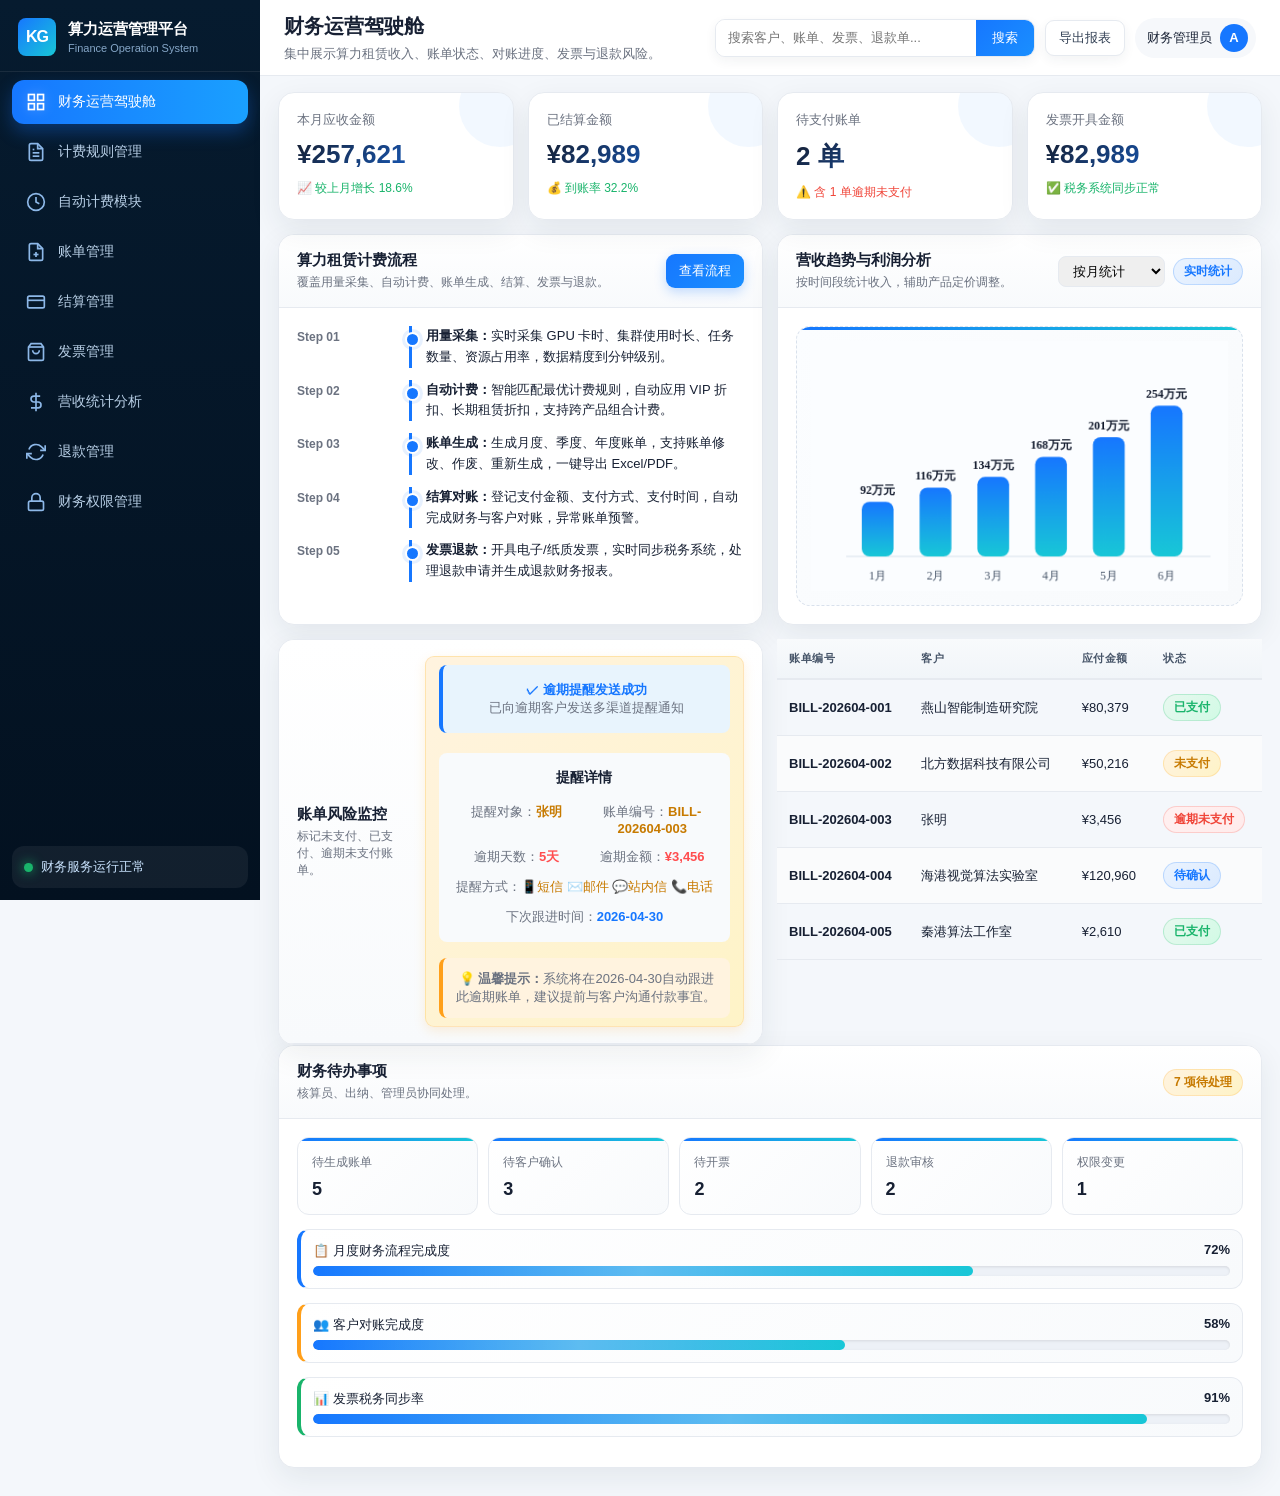
<file: sys4-lmf/index.html>
<!DOCTYPE html>
<html lang="zh-CN">
<head>
  <meta charset="UTF-8" />
  <meta name="viewport" content="width=device-width, initial-scale=1.0" />
  <title>算力计费结算管理系统</title>
  <link rel="stylesheet" href="styles.css" />
</head>
<body>
  <div class="app-shell">
    <!-- 左侧导航栏 -->
    <aside class="sidebar">
      <div class="brand">
        <div class="brand-logo">KG</div>
        <div>
          <h1>算力运营管理平台</h1>
          <p>Finance Operation System</p>
        </div>
      </div>

      <nav class="nav-menu">
        <button class="nav-item active" data-page="dashboard">
          <svg class="nav-icon" viewBox="0 0 24 24" fill="none" stroke="currentColor" stroke-width="2">
            <rect x="3" y="3" width="7" height="7"></rect>
            <rect x="14" y="3" width="7" height="7"></rect>
            <rect x="14" y="14" width="7" height="7"></rect>
            <rect x="3" y="14" width="7" height="7"></rect>
          </svg>
          财务运营驾驶舱
        </button>
        <button class="nav-item" data-page="rules">
          <svg class="nav-icon" viewBox="0 0 24 24" fill="none" stroke="currentColor" stroke-width="2">
            <path d="M14 2H6a2 2 0 0 0-2 2v16a2 2 0 0 0 2 2h12a2 2 0 0 0 2-2V8z"></path>
            <polyline points="14 2 14 8 20 8"></polyline>
            <line x1="16" y1="13" x2="8" y2="13"></line>
            <line x1="16" y1="17" x2="8" y2="17"></line>
            <polyline points="10 9 9 9 8 9"></polyline>
          </svg>
          计费规则管理
        </button>
        <button class="nav-item" data-page="autoBilling">
          <svg class="nav-icon" viewBox="0 0 24 24" fill="none" stroke="currentColor" stroke-width="2">
            <circle cx="12" cy="12" r="10"></circle>
            <polyline points="12 6 12 12 16 14"></polyline>
          </svg>
          自动计费模块
        </button>
        <button class="nav-item" data-page="bills">
          <svg class="nav-icon" viewBox="0 0 24 24" fill="none" stroke="currentColor" stroke-width="2">
            <path d="M14 2H6a2 2 0 0 0-2 2v16a2 2 0 0 0 2 2h12a2 2 0 0 0 2-2V8z"></path>
            <polyline points="14 2 14 8 20 8"></polyline>
            <line x1="12" y1="18" x2="12" y2="12"></line>
            <line x1="9" y1="15" x2="15" y2="15"></line>
          </svg>
          账单管理
        </button>
        <button class="nav-item" data-page="settlement">
          <svg class="nav-icon" viewBox="0 0 24 24" fill="none" stroke="currentColor" stroke-width="2">
            <rect x="2" y="5" width="20" height="14" rx="2"></rect>
            <line x1="2" y1="10" x2="22" y2="10"></line>
          </svg>
          结算管理
        </button>
        <button class="nav-item" data-page="invoice">
          <svg class="nav-icon" viewBox="0 0 24 24" fill="none" stroke="currentColor" stroke-width="2">
            <path d="M6 2L3 6v14a2 2 0 0 0 2 2h14a2 2 0 0 0 2-2V6l-3-4z"></path>
            <line x1="3" y1="6" x2="21" y2="6"></line>
            <path d="M16 10a4 4 0 0 1-8 0"></path>
          </svg>
          发票管理
        </button>
        <button class="nav-item" data-page="revenue">
          <svg class="nav-icon" viewBox="0 0 24 24" fill="none" stroke="currentColor" stroke-width="2">
            <line x1="12" y1="1" x2="12" y2="23"></line>
            <path d="M17 5H9.5a3.5 3.5 0 0 0 0 7h5a3.5 3.5 0 0 1 0 7H6"></path>
          </svg>
          营收统计分析
        </button>
        <button class="nav-item" data-page="refund">
          <svg class="nav-icon" viewBox="0 0 24 24" fill="none" stroke="currentColor" stroke-width="2">
            <polyline points="23 4 23 10 17 10"></polyline>
            <polyline points="1 20 1 14 7 14"></polyline>
            <path d="M3.51 9a9 9 0 0 1 14.85-3.36L23 10M1 14l4.64 4.36A9 9 0 0 0 20.49 15"></path>
          </svg>
          退款管理
        </button>
        <button class="nav-item" data-page="permission">
          <svg class="nav-icon" viewBox="0 0 24 24" fill="none" stroke="currentColor" stroke-width="2">
            <rect x="3" y="11" width="18" height="11" rx="2" ry="2"></rect>
            <path d="M7 11V7a5 5 0 0 1 10 0v4"></path>
          </svg>
          财务权限管理
        </button>
      </nav>

      <div class="sidebar-footer">
        <div class="status-dot"></div>
        <span>财务服务运行正常</span>
      </div>
    </aside>

    <!-- 主内容区域 -->
    <main class="main">
      <header class="topbar">
        <div>
          <h2 id="pageTitle">财务运营驾驶舱</h2>
          <p id="pageDesc">实现算力租赁全流程计费、结算、对账与营收统计。</p>
        </div>

        <div class="top-actions">
          <div class="search-box">
            <input id="globalSearch" type="text" placeholder="搜索客户、账单、发票、退款单..." />
            <button id="searchBtn">搜索</button>
          </div>
          <button class="ghost-btn" id="exportBtn">导出报表</button>
          <div class="user-chip">
            <span>财务管理员</span>
            <div class="avatar">A</div>
          </div>
        </div>
      </header>

      <section id="content" class="content"></section>
    </main>
  </div>

  <!-- 弹窗 -->
  <div id="modalMask" class="modal-mask">
    <div class="modal">
      <div class="modal-header">
        <h3 id="modalTitle">操作确认</h3>
        <button id="closeModal">×</button>
      </div>
      <div id="modalBody" class="modal-body"></div>
      <div class="modal-footer">
        <button class="ghost-btn" id="cancelModal">取消</button>
        <button class="primary-btn" id="confirmModal">确认</button>
      </div>
    </div>
  </div>

  <script src="app.js"></script>
</body>
</html>
</file>
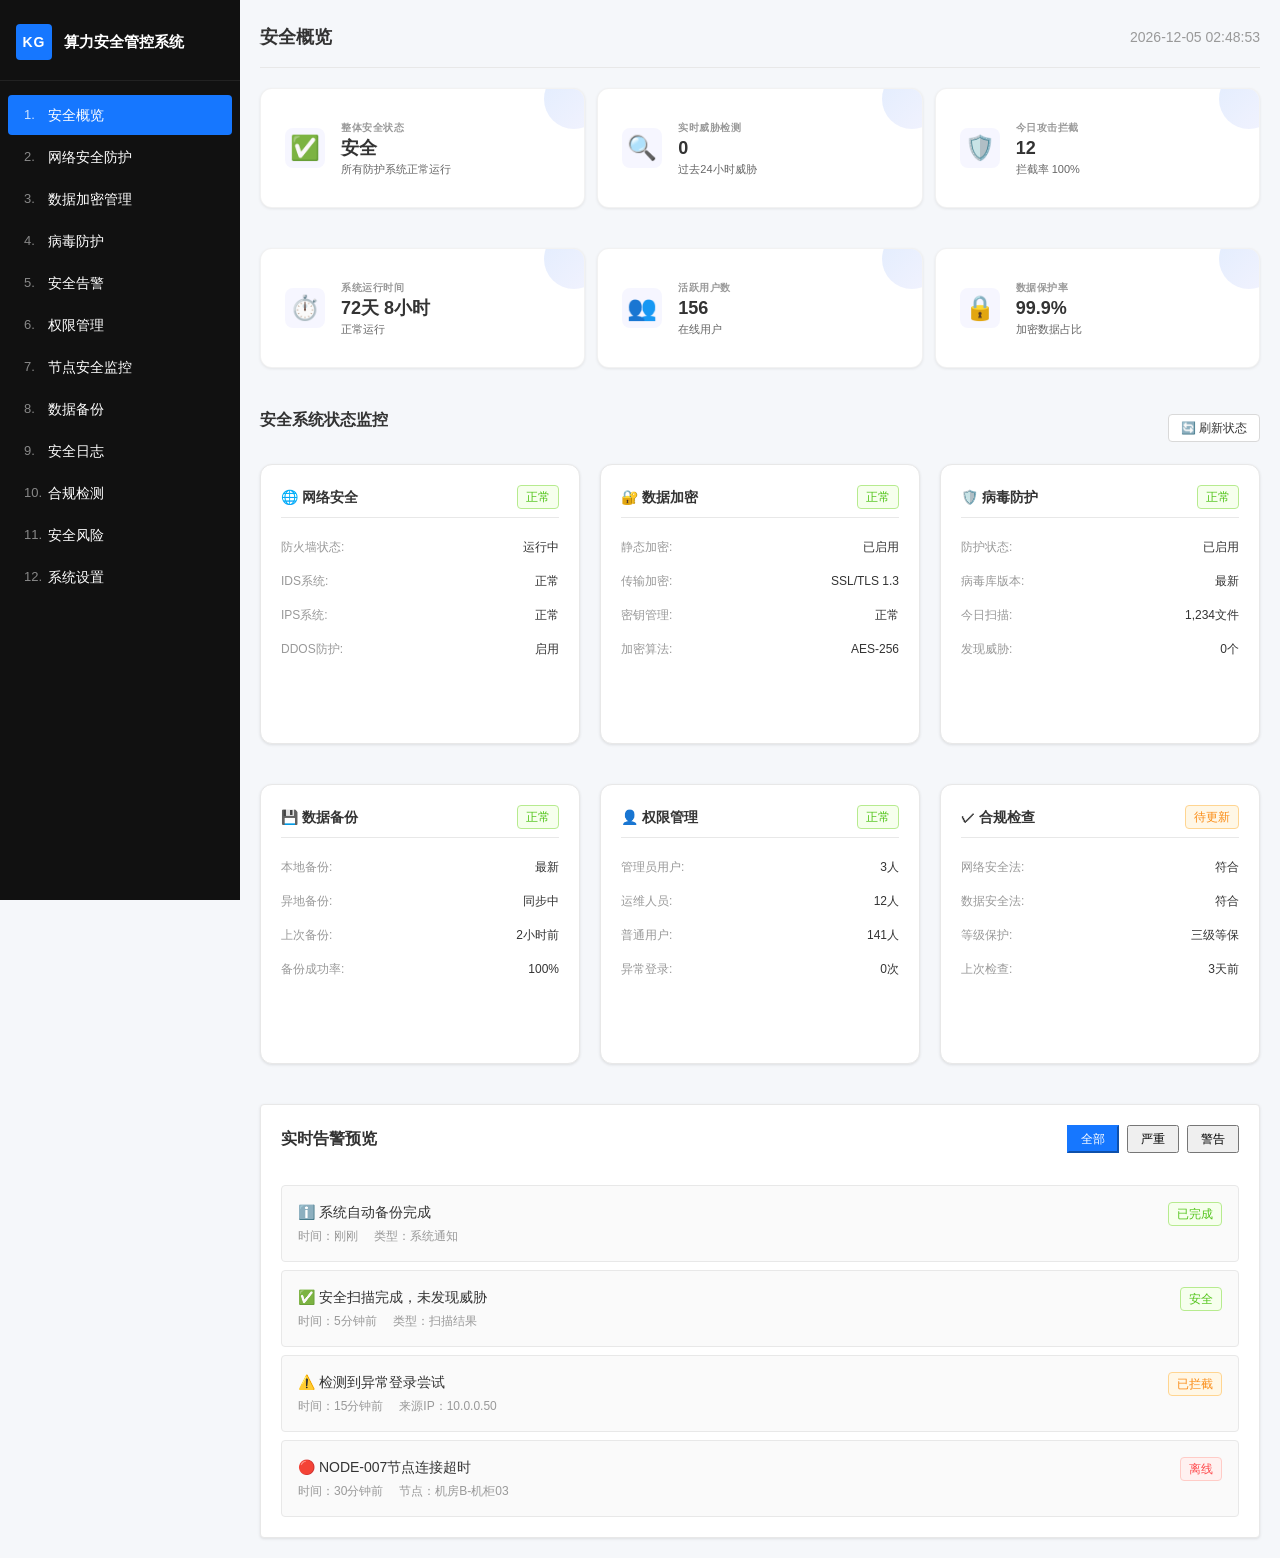
<file: sys5-ltc/index.html>
<!DOCTYPE html>
<html lang="zh-CN">
<head>
    <meta charset="UTF-8">
    <meta name="viewport" content="width=device-width, initial-scale=1.0">
    <title>算力安全管控系统</title>
    <link rel="stylesheet" href="styles.css">
</head>
<body>
    <!-- 左侧侧边栏 -->
    <aside class="sidebar">
        <div class="sidebar-header">
            <div class="logo-icon">KG</div>
            <div class="logo-text">算力安全管控系统</div>
        </div>
        <nav class="sidebar-nav">
            <a href="#" class="sidebar-item active" data-page="dashboard">
                <span>安全概览</span>
            </a>
            <a href="#" class="sidebar-item" data-page="network">
                <span>网络安全防护</span>
            </a>
            <a href="#" class="sidebar-item" data-page="encryption">
                <span>数据加密管理</span>
            </a>
            <a href="#" class="sidebar-item" data-page="antivirus">
                <span>病毒防护</span>
            </a>
            <a href="#" class="sidebar-item" data-page="alert">
                <span>安全告警</span>
            </a>
            <a href="#" class="sidebar-item" data-page="permission">
                <span>权限管理</span>
            </a>
            <a href="#" class="sidebar-item" data-page="monitor">
                <span>节点安全监控</span>
            </a>
            <a href="#" class="sidebar-item" data-page="backup">
                <span>数据备份</span>
            </a>
            <a href="#" class="sidebar-item" data-page="logs">
                <span>安全日志</span>
            </a>
            <a href="#" class="sidebar-item" data-page="compliance">
                <span>合规检测</span>
            </a>
            <a href="#" class="sidebar-item" data-page="risk">
                <span>安全风险</span>
            </a>
            <a href="#" class="sidebar-item" data-page="settings">
                <span>系统设置</span>
            </a>
        </nav>
    </aside>

    <!-- 主内容区域 -->
    <main class="main-content">
        <!-- 页面标题 -->
        <header class="page-header">
            <h1 class="page-title" id="pageTitle">安全概览</h1>
            <div class="header-right">
                <div class="current-time" id="currentTime"></div>
            </div>
        </header>

        <!-- 安全仪表盘 -->
        <section id="dashboard" class="page-section active">
            <!-- 关键指标卡片 -->
            <div class="grid-3">
                <!-- 整体安全状态 -->
                <div class="status-card status-good" id="securityStatus">
                    <div class="status-icon">✅</div>
                    <div class="status-info">
                        <div class="status-label">整体安全状态</div>
                        <div class="status-value">安全</div>
                        <div class="status-detail">所有防护系统正常运行</div>
                    </div>
                </div>

                <!-- 实时威胁检测 -->
                <div class="status-card" id="threatCount">
                    <div class="status-icon">🔍</div>
                    <div class="status-info">
                        <div class="status-label">实时威胁检测</div>
                        <div class="status-value">0</div>
                        <div class="status-detail">过去24小时威胁</div>
                    </div>
                </div>

                <!-- 今日攻击拦截 -->
                <div class="status-card" id="attackBlocked">
                    <div class="status-icon">🛡️</div>
                    <div class="status-info">
                        <div class="status-label">今日攻击拦截</div>
                        <div class="status-value">12</div>
                        <div class="status-detail">拦截率 100%</div>
                    </div>
                </div>
            </div>

            <!-- 系统运行状态 -->
            <div class="grid-3">
                <!-- 系统运行时间 -->
                <div class="status-card" id="systemUptime">
                    <div class="status-icon">⏱️</div>
                    <div class="status-info">
                        <div class="status-label">系统运行时间</div>
                        <div class="status-value">72天 8小时</div>
                        <div class="status-detail">正常运行</div>
                    </div>
                </div>

                <!-- 活跃用户数 -->
                <div class="status-card">
                    <div class="status-icon">👥</div>
                    <div class="status-info">
                        <div class="status-label">活跃用户数</div>
                        <div class="status-value">156</div>
                        <div class="status-detail">在线用户</div>
                    </div>
                </div>

                <!-- 数据保护率 -->
                <div class="status-card">
                    <div class="status-icon">🔒</div>
                    <div class="status-info">
                        <div class="status-label">数据保护率</div>
                        <div class="status-value">99.9%</div>
                        <div class="status-detail">加密数据占比</div>
                    </div>
                </div>
            </div>

            <!-- 安全监控模块 -->
            <div class="security-monitoring-section">
                <div class="section-header">
                    <h3 class="card-title">安全系统状态监控</h3>
                    <button class="btn btn-sm btn-refresh-monitoring">🔄 刷新状态</button>
                </div>

                <div class="monitoring-cards grid-3">
                    <!-- 网络安全状态 -->
                    <div class="card monitoring-card">
                        <div class="monitoring-card-header">
                            <span class="monitoring-title">🌐 网络安全</span>
                            <span class="badge badge-success">正常</span>
                        </div>
                        <div class="monitoring-details">
                            <div class="detail-row">
                                <span>防火墙状态:</span>
                                <span class="status-good">运行中</span>
                            </div>
                            <div class="detail-row">
                                <span>IDS系统:</span>
                                <span class="status-good">正常</span>
                            </div>
                            <div class="detail-row">
                                <span>IPS系统:</span>
                                <span class="status-good">正常</span>
                            </div>
                            <div class="detail-row">
                                <span>DDOS防护:</span>
                                <span class="status-good">启用</span>
                            </div>
                        </div>
                    </div>

                    <!-- 数据加密状态 -->
                    <div class="card monitoring-card">
                        <div class="monitoring-card-header">
                            <span class="monitoring-title">🔐 数据加密</span>
                            <span class="badge badge-success">正常</span>
                        </div>
                        <div class="monitoring-details">
                            <div class="detail-row">
                                <span>静态加密:</span>
                                <span class="status-good">已启用</span>
                            </div>
                            <div class="detail-row">
                                <span>传输加密:</span>
                                <span class="status-good">SSL/TLS 1.3</span>
                            </div>
                            <div class="detail-row">
                                <span>密钥管理:</span>
                                <span class="status-good">正常</span>
                            </div>
                            <div class="detail-row">
                                <span>加密算法:</span>
                                <span>AES-256</span>
                            </div>
                        </div>
                    </div>

                    <!-- 病毒防护状态 -->
                    <div class="card monitoring-card">
                        <div class="monitoring-card-header">
                            <span class="monitoring-title">🛡️ 病毒防护</span>
                            <span class="badge badge-success">正常</span>
                        </div>
                        <div class="monitoring-details">
                            <div class="detail-row">
                                <span>防护状态:</span>
                                <span class="status-good">已启用</span>
                            </div>
                            <div class="detail-row">
                                <span>病毒库版本:</span>
                                <span class="status-good">最新</span>
                            </div>
                            <div class="detail-row">
                                <span>今日扫描:</span>
                                <span>1,234文件</span>
                            </div>
                            <div class="detail-row">
                                <span>发现威胁:</span>
                                <span class="status-good">0个</span>
                            </div>
                        </div>
                    </div>

                    <!-- 备份状态 -->
                    <div class="card monitoring-card">
                        <div class="monitoring-card-header">
                            <span class="monitoring-title">💾 数据备份</span>
                            <span class="badge badge-success">正常</span>
                        </div>
                        <div class="monitoring-details">
                            <div class="detail-row">
                                <span>本地备份:</span>
                                <span class="status-good">最新</span>
                            </div>
                            <div class="detail-row">
                                <span>异地备份:</span>
                                <span class="status-good">同步中</span>
                            </div>
                            <div class="detail-row">
                                <span>上次备份:</span>
                                <span>2小时前</span>
                            </div>
                            <div class="detail-row">
                                <span>备份成功率:</span>
                                <span class="status-good">100%</span>
                            </div>
                        </div>
                    </div>

                    <!-- 权限管理状态 -->
                    <div class="card monitoring-card">
                        <div class="monitoring-card-header">
                            <span class="monitoring-title">👤 权限管理</span>
                            <span class="badge badge-success">正常</span>
                        </div>
                        <div class="monitoring-details">
                            <div class="detail-row">
                                <span>管理员用户:</span>
                                <span>3人</span>
                            </div>
                            <div class="detail-row">
                                <span>运维人员:</span>
                                <span>12人</span>
                            </div>
                            <div class="detail-row">
                                <span>普通用户:</span>
                                <span>141人</span>
                            </div>
                            <div class="detail-row">
                                <span>异常登录:</span>
                                <span class="status-good">0次</span>
                            </div>
                        </div>
                    </div>

                    <!-- 合规检查状态 -->
                    <div class="card monitoring-card">
                        <div class="monitoring-card-header">
                            <span class="monitoring-title">✓ 合规检查</span>
                            <span class="badge badge-warning">待更新</span>
                        </div>
                        <div class="monitoring-details">
                            <div class="detail-row">
                                <span>网络安全法:</span>
                                <span class="status-good">符合</span>
                            </div>
                            <div class="detail-row">
                                <span>数据安全法:</span>
                                <span class="status-good">符合</span>
                            </div>
                            <div class="detail-row">
                                <span>等级保护:</span>
                                <span class="status-good">三级等保</span>
                            </div>
                            <div class="detail-row">
                                <span>上次检查:</span>
                                <span>3天前</span>
                            </div>
                        </div>
                    </div>
                </div>
            </div>

            <!-- 实时告警预览 -->
            <div class="recent-alerts-section card">
                <div class="section-header">
                    <h3 class="card-title">实时告警预览</h3>
                    <div class="filter-buttons">
                        <button class="filter-btn active" data-filter="all">全部</button>
                        <button class="filter-btn" data-filter="critical">严重</button>
                        <button class="filter-btn" data-filter="warning">警告</button>
                    </div>
                </div>

                <div class="alerts-list" id="dashboardAlertsList">
                    <div class="alert-item alert-info">
                        <div class="alert-header">
                            <div class="alert-info-section">
                                <div class="alert-title">ℹ️ 系统自动备份完成</div>
                                <div class="alert-meta">
                                    <span>时间：刚刚</span>
                                    <span>类型：系统通知</span>
                                </div>
                            </div>
                            <div class="alert-status">
                                <span class="badge badge-success">已完成</span>
                            </div>
                        </div>
                    </div>

                    <div class="alert-item alert-success">
                        <div class="alert-header">
                            <div class="alert-info-section">
                                <div class="alert-title">✅ 安全扫描完成，未发现威胁</div>
                                <div class="alert-meta">
                                    <span>时间：5分钟前</span>
                                    <span>类型：扫描结果</span>
                                </div>
                            </div>
                            <div class="alert-status">
                                <span class="badge badge-success">安全</span>
                            </div>
                        </div>
                    </div>

                    <div class="alert-item alert-warning">
                        <div class="alert-header">
                            <div class="alert-info-section">
                                <div class="alert-title">⚠️ 检测到异常登录尝试</div>
                                <div class="alert-meta">
                                    <span>时间：15分钟前</span>
                                    <span>来源IP：10.0.0.50</span>
                                </div>
                            </div>
                            <div class="alert-status">
                                <span class="badge badge-warning">已拦截</span>
                            </div>
                        </div>
                    </div>

                    <div class="alert-item alert-error">
                        <div class="alert-header">
                            <div class="alert-info-section">
                                <div class="alert-title">🔴 NODE-007节点连接超时</div>
                                <div class="alert-meta">
                                    <span>时间：30分钟前</span>
                                    <span>节点：机房B-机柜03</span>
                                </div>
                            </div>
                            <div class="alert-status">
                                <span class="badge badge-error">离线</span>
                            </div>
                        </div>
                    </div>
                </div>
            </div>
        </section>

        <!-- 数据加密管理模块 -->
        <section id="encryption" class="page-section">
            <h2 class="section-title">数据加密管理</h2>

            <!-- 加密状态概览 -->
            <div class="grid-4">
                <div class="status-card status-good">
                    <div class="status-icon">📊</div>
                    <div class="status-info">
                        <div class="status-label">加密覆盖率</div>
                        <div class="status-value">98.5%</div>
                        <div class="status-detail">1,234/1,254 文件已加密</div>
                    </div>
                </div>

                <div class="status-card status-good">
                    <div class="status-icon">🔐</div>
                    <div class="status-info">
                        <div class="status-label">加密文件总数</div>
                        <div class="status-value">1,234</div>
                        <div class="status-detail">静态加密文件</div>
                    </div>
                </div>

                <div class="status-card status-good">
                    <div class="status-icon">🛡️</div>
                    <div class="status-info">
                        <div class="status-label">算法分布</div>
                        <div class="status-value">AES-256: 85%</div>
                        <div class="status-detail">RSA-2048: 15%</div>
                    </div>
                </div>

                <div class="status-card status-good">
                    <div class="status-icon">🔑</div>
                    <div class="status-info">
                        <div class="status-label">密钥状态</div>
                        <div class="status-value">正常: 2</div>
                        <div class="status-detail">过期: 0</div>
                    </div>
                </div>
            </div>

            <!-- 客户数据加密状态 -->
            <div class="data-encryption-table card">
                <div class="section-header">
                    <h3 class="card-title">🔐 客户数据加密状态</h3>
                    <div class="encryption-controls">
                        <button class="btn btn-sm btn-refresh-encryption">🔄 刷新</button>
                        <select class="encryption-filter">
                            <option value="all">全部状态</option>
                            <option value="encrypted">已加密</option>
                            <option value="pending">待加密</option>
                            <option value="failed">加密失败</option>
                        </select>
                    </div>
                </div>

                <table class="encryption-table">
                    <thead>
                        <tr>
                            <th>客户名称</th>
                            <th>数据类型</th>
                            <th>文件数量</th>
                            <th>数据大小</th>
                            <th>加密状态</th>
                            <th>加密算法</th>
                            <th>加密时间</th>
                            <th>传输加密</th>
                        </tr>
                    </thead>
                    <tbody>
                        <tr class="encryption-row encrypted">
                            <td>科技先锋有限公司</td>
                            <td>训练数据</td>
                            <td>156</td>
                            <td>2.3 TB</td>
                            <td><span class="encryption-badge encrypted">已加密</span></td>
                            <td>AES-256-GCM</td>
                            <td>2024-04-28 10:00:00</td>
                            <td><span class="ssl-badge enabled">SSL/TLS</span></td>
                        </tr>
                        <tr class="encryption-row encrypted">
                            <td>智能算法科技公司</td>
                            <td>模型参数</td>
                            <td>89</td>
                            <td>890 GB</td>
                            <td><span class="encryption-badge encrypted">已加密</span></td>
                            <td>AES-256-GCM</td>
                            <td>2024-04-28 09:30:00</td>
                            <td><span class="ssl-badge enabled">SSL/TLS</span></td>
                        </tr>
                        <tr class="encryption-row pending">
                            <td>数据智能股份有限公司</td>
                            <td>数据集</td>
                            <td>234</td>
                            <td>4.5 TB</td>
                            <td><span class="encryption-badge pending">待加密</span></td>
                            <td>-</td>
                            <td>-</td>
                            <td><span class="ssl-badge enabled">SSL/TLS</span></td>
                        </tr>
                        <tr class="encryption-row encrypted">
                            <td>云端计算服务公司</td>
                            <td>推理脚本</td>
                            <td>45</td>
                            <td>120 GB</td>
                            <td><span class="encryption-badge encrypted">已加密</span></td>
                            <td>AES-256-GCM</td>
                            <td>2024-04-28 08:15:00</td>
                            <td><span class="ssl-badge enabled">SSL/TLS</span></td>
                        </tr>
                        <tr class="encryption-row failed">
                            <td>深度学习创新企业</td>
                            <td>训练结果</td>
                            <td>67</td>
                            <td>1.8 TB</td>
                            <td><span class="encryption-badge failed">加密失败</span></td>
                            <td>AES-256-GCM</td>
                            <td>2024-04-28 07:45:00</td>
                            <td><span class="ssl-badge enabled">SSL/TLS</span></td>
                        </tr>
                        <tr class="encryption-row encrypted">
                            <td>机器学习解决方案公司</td>
                            <td>配置文件</td>
                            <td>23</td>
                            <td>45 GB</td>
                            <td><span class="encryption-badge encrypted">已加密</span></td>
                            <td>RSA-2048</td>
                            <td>2024-04-28 06:30:00</td>
                            <td><span class="ssl-badge enabled">SSL/TLS</span></td>
                        </tr>
                        <tr class="encryption-row encrypted">
                            <td>人工智能研发中心</td>
                            <td>源代码</td>
                            <td>312</td>
                            <td>5.6 TB</td>
                            <td><span class="encryption-badge encrypted">已加密</span></td>
                            <td>AES-256-GCM</td>
                            <td>2024-04-28 05:15:00</td>
                            <td><span class="ssl-badge enabled">SSL/TLS</span></td>
                        </tr>
                        <tr class="encryption-row pending">
                            <td>大数据分析公司</td>
                            <td>日志文件</td>
                            <td>189</td>
                            <td>2.1 TB</td>
                            <td><span class="encryption-badge pending">待加密</span></td>
                            <td>-</td>
                            <td>-</td>
                            <td><span class="ssl-badge enabled">SSL/TLS</span></td>
                        </tr>
                    </tbody>
                </table>
            </div>

            <!-- 密钥管理表格 -->
            <div class="key-management-table card">
                <div class="section-header">
                    <h3 class="card-title">🔑 密钥管理</h3>
                    <button class="btn btn-sm btn-create-key">➕ 生成新密钥</button>
                </div>

                <table class="key-table">
                    <thead>
                        <tr>
                            <th>密钥名称</th>
                            <th>密钥类型</th>
                            <th>算法</th>
                            <th>创建时间</th>
                            <th>状态</th>
                            <th>使用次数</th>
                            <th>下次轮换</th>
                        </tr>
                    </thead>
                    <tbody>
                        <tr class="key-row active">
                            <td>主加密密钥 #2024042801</td>
                            <td>主密钥</td>
                            <td>AES-256-GCM</td>
                            <td>2024-04-28 00:00:00</td>
                            <td><span class="key-status-badge active">活跃</span></td>
                            <td>1,234次</td>
                            <td>2024-05-28 00:00:00</td>
                        </tr>
                        <tr class="key-row backup">
                            <td>备份密钥 #2024031501</td>
                            <td>备份密钥</td>
                            <td>AES-256-GCM</td>
                            <td>2024-03-15 00:00:00</td>
                            <td><span class="key-status-badge backup">备用</span></td>
                            <td>856次</td>
                            <td>2024-06-15 00:00:00</td>
                        </tr>
                        <tr class="key-row active">
                            <td>传输密钥 #2024040101</td>
                            <td>传输密钥</td>
                            <td>RSA-2048</td>
                            <td>2024-04-01 00:00:00</td>
                            <td><span class="key-status-badge active">活跃</span></td>
                            <td>2,567次</td>
                            <td>2024-05-01 00:00:00</td>
                        </tr>
                    </tbody>
                </table>
            </div>

            <!-- 加密操作 -->
            <div class="encryption-operations-simple card">
                <h3 class="card-title">⚡ 快速加密操作</h3>
                <div class="operation-buttons grid-4">
                    <button class="btn btn-primary operation-simple-btn" data-op="encrypt">
                        <span class="op-icon">🔒</span>
                        <span class="op-name">加密文件</span>
                    </button>
                    <button class="btn btn-primary operation-simple-btn" data-op="decrypt">
                        <span class="op-icon">🔓</span>
                        <span class="op-name">解密文件</span>
                    </button>
                    <button class="btn operation-simple-btn" data-op="rotate">
                        <span class="op-icon">🔄</span>
                        <span class="op-name">密钥轮换</span>
                    </button>
                    <button class="btn operation-simple-btn" data-op="report">
                        <span class="op-icon">📊</span>
                        <span class="op-name">加密报告</span>
                    </button>
                </div>
            </div>
        </section>

        <!-- 网络安全防护模块 -->
        <section id="network" class="page-section">
            <h2 class="section-title">网络安全防护系统</h2>

            <!-- 安全指标仪表盘 -->
            <div class="grid-4">
                <div class="status-card status-good">
                    <div class="status-icon">🚨</div>
                    <div class="status-info">
                        <div class="status-label">实时攻击</div>
                        <div class="status-value">23</div>
                        <div class="status-detail">较上小时增加3次</div>
                    </div>
                </div>

                <div class="status-card status-good">
                    <div class="status-icon">⚠️</div>
                    <div class="status-info">
                        <div class="status-label">异常流量</div>
                        <div class="status-value">1.2GB</div>
                        <div class="status-detail">占比总流量2.3%</div>
                    </div>
                </div>

                <div class="status-card status-good">
                    <div class="status-icon">✅</div>
                    <div class="status-info">
                        <div class="status-label">防护拦截</div>
                        <div class="status-value">8,947</div>
                        <div class="status-detail">拦截率99.2%</div>
                    </div>
                </div>

                <div class="status-card status-good">
                    <div class="status-icon">📊</div>
                    <div class="status-info">
                        <div class="status-label">网络健康度</div>
                        <div class="status-value">98.2%</div>
                        <div class="status-detail">所有节点运行正常</div>
                    </div>
                </div>
            </div>

            <!-- 实时攻击路径监控 -->
            <div class="attack-path-monitoring card">
                <div class="section-header">
                    <h3 class="card-title">🎯 实时攻击路径监控</h3>
                    <div class="monitoring-controls">
                        <button class="btn btn-sm btn-refresh-attacks">🔄 刷新</button>
                        <select class="attack-filter">
                            <option value="all">所有攻击类型</option>
                            <option value="ddos">DDoS攻击</option>
                            <option value="injection">注入攻击</option>
                            <option value="scan">端口扫描</option>
                            <option value="brute">暴力破解</option>
                        </select>
                    </div>
                </div>

                <div class="attack-path-table">
                    <table class="attack-table">
                        <thead>
                            <tr>
                                <th>时间</th>
                                <th>攻击源</th>
                                <th>攻击类型</th>
                                <th>目标系统</th>
                                <th>防御层</th>
                                <th>状态</th>
                                <th>风险级别</th>
                            </tr>
                        </thead>
                        <tbody>
                            <tr class="attack-row critical">
                                <td>14:32:15</td>
                                <td>192.168.1.100</td>
                                <td>DDoS攻击</td>
                                <td>Web服务器</td>
                                <td>防火墙→IDS→IPS</td>
                                <td><span class="status-badge blocked">已拦截</span></td>
                                <td><span class="risk-badge critical">高危</span></td>
                            </tr>
                            <tr class="attack-row high">
                                <td>15:45:22</td>
                                <td>10.0.0.50</td>
                                <td>SQL注入</td>
                                <td>数据库</td>
                                <td>防火墙→IPS</td>
                                <td><span class="status-badge blocked">已拦截</span></td>
                                <td><span class="risk-badge high">高风险</span></td>
                            </tr>
                            <tr class="attack-row medium">
                                <td>16:20:08</td>
                                <td>172.16.0.25</td>
                                <td>端口扫描</td>
                                <td>应用服务器</td>
                                <td>防火墙</td>
                                <td><span class="status-badge blocked">已拦截</span></td>
                                <td><span class="risk-badge medium">中风险</span></td>
                            </tr>
                            <tr class="attack-row high">
                                <td>17:10:33</td>
                                <td>203.0.113.50</td>
                                <td>暴力破解</td>
                                <td>SSH服务</td>
                                <td>IDS→IPS</td>
                                <td><span class="status-badge monitoring">监控中</span></td>
                                <td><span class="risk-badge high">高风险</span></td>
                            </tr>
                            <tr class="attack-row low">
                                <td>18:05:12</td>
                                <td>198.51.100.75</td>
                                <td>异常流量</td>
                                <td>存储系统</td>
                                <td>IDS</td>
                                <td><span class="status-badge monitoring">监控中</span></td>
                                <td><span class="risk-badge low">低风险</span></td>
                            </tr>
                            <tr class="attack-row critical">
                                <td>19:22:45</td>
                                <td>203.0.113.30</td>
                                <td>XSS攻击</td>
                                <td>Web应用</td>
                                <td>防火墙→IPS</td>
                                <td><span class="status-badge blocked">已拦截</span></td>
                                <td><span class="risk-badge critical">高危</span></td>
                            </tr>
                            <tr class="attack-row medium">
                                <td>19:45:18</td>
                                <td>192.0.2.150</td>
                                <td>文件包含</td>
                                <td>Web服务器</td>
                                <td>防火墙</td>
                                <td><span class="status-badge blocked">已拦截</span></td>
                                <td><span class="risk-badge medium">中风险</span></td>
                            </tr>
                            <tr class="attack-row high">
                                <td>20:15:33</td>
                                <td>10.20.30.40</td>
                                <td>命令注入</td>
                                <td>应用服务器</td>
                                <td>IDS→IPS</td>
                                <td><span class="status-badge blocked">已拦截</span></td>
                                <td><span class="risk-badge high">高风险</span></td>
                            </tr>
                        </tbody>
                    </table>
                </div>
            </div>

            <!-- 防御层状态详情 -->
            <div class="defense-layers-detail grid-4">
                <div class="defense-card defense-firewall">
                    <div class="defense-header">
                        <span class="defense-icon">🔥</span>
                        <span class="defense-name">防火墙</span>
                        <span class="defense-status status-good">运行中</span>
                    </div>
                    <div class="defense-metrics">
                        <div class="metric-row">
                            <span>今日拦截:</span>
                            <span class="metric-value">6,234</span>
                        </div>
                        <div class="metric-row">
                            <span>规则数量:</span>
                            <span class="metric-value">1,247</span>
                        </div>
                        <div class="metric-row">
                            <span>CPU使用率:</span>
                            <span class="metric-value">45%</span>
                        </div>
                        <div class="metric-row">
                            <span>内存使用:</span>
                            <span class="metric-value">2.3GB</span>
                        </div>
                        <div class="metric-row">
                            <span>拦截率:</span>
                            <span class="metric-value">85%</span>
                        </div>
                    </div>
                </div>

                <div class="defense-card defense-ids">
                    <div class="defense-header">
                        <span class="defense-icon">🔍</span>
                        <span class="defense-name">入侵检测</span>
                        <span class="defense-status status-good">运行中</span>
                    </div>
                    <div class="defense-metrics">
                        <div class="metric-row">
                            <span>今日检测:</span>
                            <span class="metric-value">1,847</span>
                        </div>
                        <div class="metric-row">
                            <span>签名数量:</span>
                            <span class="metric-value">12,456</span>
                        </div>
                        <div class="metric-row">
                            <span>误报率:</span>
                            <span class="metric-value">1.2%</span>
                        </div>
                        <div class="metric-row">
                            <span>检测延迟:</span>
                            <span class="metric-value">< 50ms</span>
                        </div>
                        <div class="metric-row">
                            <span>准确率:</span>
                            <span class="metric-value">92%</span>
                        </div>
                    </div>
                </div>

                <div class="defense-card defense-ips">
                    <div class="defense-header">
                        <span class="defense-icon">🛡️</span>
                        <span class="defense-name">入侵防御</span>
                        <span class="defense-status status-warning">高负载</span>
                    </div>
                    <div class="defense-metrics">
                        <div class="metric-row">
                            <span>今日阻断:</span>
                            <span class="metric-value">892</span>
                        </div>
                        <div class="metric-row">
                            <span>主动规则:</span>
                            <span class="metric-value">3,421</span>
                        </div>
                        <div class="metric-row">
                            <span>响应时间:</span>
                            <span class="metric-value">< 10ms</span>
                        </div>
                        <div class="metric-row">
                            <span>系统负载:</span>
                            <span class="metric-value warning">78%</span>
                        </div>
                    </div>
                </div>

                <div class="defense-card defense-ddos">
                    <div class="defense-header">
                        <span class="defense-icon">⚡</span>
                        <span class="defense-name">DDoS防护</span>
                        <span class="defense-status status-good">运行中</span>
                    </div>
                    <div class="defense-metrics">
                        <div class="metric-row">
                            <span>今日清洗:</span>
                            <span class="metric-value">3.2TB</span>
                        </div>
                        <div class="metric-row">
                            <span>攻击次数:</span>
                            <span class="metric-value">23</span>
                        </div>
                        <div class="metric-row">
                            <span>最大峰值:</span>
                            <span class="metric-value">45Gbps</span>
                        </div>
                        <div class="metric-row">
                            <span>防护带宽:</span>
                            <span class="metric-value">100Gbps</span>
                        </div>
                        <div class="metric-row">
                            <span>有效率:</span>
                            <span class="metric-value">95%</span>
                        </div>
                    </div>
                </div>
            </div>

            <!-- 实时攻击时间线 -->
            <div class="real-time-attack-timeline card">
                <div class="section-header">
                    <h3 class="card-title">⏰ 实时攻击时间线</h3>
                    <div class="timeline-controls">
                        <button class="btn btn-sm btn-timeline-hour">1小时</button>
                        <button class="btn btn-sm btn-timeline-day active">24小时</button>
                        <button class="btn btn-sm btn-timeline-week">7天</button>
                    </div>
                </div>

                <div class="timeline-stats-simple">
                    <div class="simple-stat critical">
                        <span class="stat-number">5</span>
                        <span class="stat-text">高危</span>
                    </div>
                    <div class="simple-stat high">
                        <span class="stat-number">12</span>
                        <span class="stat-text">高风险</span>
                    </div>
                    <div class="simple-stat medium">
                        <span class="stat-number">28</span>
                        <span class="stat-text">中风险</span>
                    </div>
                    <div class="simple-stat low">
                        <span class="stat-number">45</span>
                        <span class="stat-text">低风险</span>
                    </div>
                </div>

                <div class="timeline-events-simple">
                    <div class="timeline-event-simple high">
                        <div class="event-time-simple">14:32:15</div>
                        <div class="event-info-simple">
                            <span class="event-type-simple">DDoS攻击</span>
                            <span class="event-source-simple">192.168.1.100</span>
                        </div>
                        <div class="event-status-simple">已拦截</div>
                    </div>

                    <div class="timeline-event-simple high">
                        <div class="event-time-simple">15:45:22</div>
                        <div class="event-info-simple">
                            <span class="event-type-simple">SQL注入</span>
                            <span class="event-source-simple">10.0.0.50</span>
                        </div>
                        <div class="event-status-simple">已拦截</div>
                    </div>

                    <div class="timeline-event-simple medium">
                        <div class="event-time-simple">16:20:08</div>
                        <div class="event-info-simple">
                            <span class="event-type-simple">端口扫描</span>
                            <span class="event-source-simple">172.16.0.25</span>
                        </div>
                        <div class="event-status-simple">已拦截</div>
                    </div>

                    <div class="timeline-event-simple high">
                        <div class="event-time-simple">17:10:33</div>
                        <div class="event-info-simple">
                            <span class="event-type-simple">暴力破解</span>
                            <span class="event-source-simple">203.0.113.50</span>
                        </div>
                        <div class="event-status-simple">监控中</div>
                    </div>

                    <div class="timeline-event-simple low">
                        <div class="event-time-simple">18:05:12</div>
                        <div class="event-info-simple">
                            <span class="event-type-simple">异常流量</span>
                            <span class="event-source-simple">198.51.100.75</span>
                        </div>
                        <div class="event-status-simple">监控中</div>
                    </div>

                    <div class="timeline-event-simple critical">
                        <div class="event-time-simple">19:22:45</div>
                        <div class="event-info-simple">
                            <span class="event-type-simple">XSS攻击</span>
                            <span class="event-source-simple">203.0.113.30</span>
                        </div>
                        <div class="event-status-simple">已拦截</div>
                    </div>
                </div>
            </div>

            <!-- 网络流量监控 -->
            <div class="network-traffic-monitoring grid-2">
                <div class="traffic-chart-card card">
                    <div class="section-header">
                        <h3 class="card-title">📈 网络流量趋势</h3>
                        <div class="traffic-legend">
                            <span class="legend-item inbound"><span class="legend-dot"></span>入站</span>
                            <span class="legend-item outbound"><span class="legend-dot"></span>出站</span>
                            <span class="legend-item abnormal"><span class="legend-dot"></span>异常</span>
                        </div>
                    </div>

                    <div class="traffic-chart-container">
                        <svg viewBox="0 0 400 200" class="traffic-chart">
                            <!-- 网格线 -->
                            <g class="chart-grid">
                                <line x1="40" y1="180" x2="380" y2="180" stroke="#e5e7eb" stroke-width="1"/>
                                <line x1="40" y1="140" x2="380" y2="140" stroke="#e5e7eb" stroke-width="1"/>
                                <line x1="40" y1="100" x2="380" y2="100" stroke="#e5e7eb" stroke-width="1"/>
                                <line x1="40" y1="60" x2="380" y2="60" stroke="#e5e7eb" stroke-width="1"/>
                                <line x1="40" y1="20" x2="380" y2="20" stroke="#e5e7eb" stroke-width="1"/>
                            </g>

                            <!-- 入站流量 -->
                            <path class="traffic-line inbound-line" fill="none" stroke="#3b82f6" stroke-width="2"
                                  d="M 40 150 L 70 140 L 100 145 L 130 130 L 160 135 L 190 120 L 220 125 L 250 110 L 280 115 L 310 100 L 340 105 L 370 90"/>

                            <!-- 出站流量 -->
                            <path class="traffic-line outbound-line" fill="none" stroke="#22c55e" stroke-width="2"
                                  d="M 40 160 L 70 155 L 100 150 L 130 145 L 160 140 L 190 135 L 220 130 L 250 125 L 280 120 L 310 115 L 340 110 L 370 105"/>

                            <!-- 异常流量 -->
                            <path class="traffic-line abnormal-line" fill="none" stroke="#ef4444" stroke-width="2" stroke-dasharray="5,5"
                                  d="M 40 175 L 70 170 L 100 172 L 130 168 L 160 165 L 190 162 L 220 160 L 250 155 L 280 158 L 310 150 L 340 152 L 370 145"/>

                            <!-- Y轴标签 -->
                            <g class="y-labels">
                                <text x="35" y="184" class="label-text">0</text>
                                <text x="25" y="144" class="label-text">5G</text>
                                <text x="25" y="104" class="label-text">10G</text>
                                <text x="25" y="64" class="label-text">15G</text>
                                <text x="25" y="24" class="label-text">20G</text>
                            </g>

                            <!-- X轴标签 -->
                            <g class="x-labels">
                                <text x="40" y="195" class="label-text">00:00</text>
                                <text x="105" y="195" class="label-text">04:00</text>
                                <text x="170" y="195" class="label-text">08:00</text>
                                <text x="235" y="195" class="label-text">12:00</text>
                                <text x="300" y="195" class="label-text">16:00</text>
                                <text x="365" y="195" class="label-text">20:00</text>
                            </g>
                        </svg>
                    </div>

                    <div class="traffic-summary">
                        <div class="summary-item">
                            <span class="summary-label">当前入站:</span>
                            <span class="summary-value inbound">8.7 Gbps</span>
                        </div>
                        <div class="summary-item">
                            <span class="summary-label">当前出站:</span>
                            <span class="summary-value outbound">6.2 Gbps</span>
                        </div>
                        <div class="summary-item">
                            <span class="summary-label">异常流量:</span>
                            <span class="summary-value abnormal">1.2 Gbps</span>
                        </div>
                    </div>
                </div>

                <div class="traffic-distribution-card card">
                    <div class="section-header">
                        <h3 class="card-title">📊 流量分布</h3>
                    </div>

                    <div class="distribution-chart">
                        <svg viewBox="0 0 200 200" class="pie-chart">
                            <!-- 正常流量 75% -->
                            <circle cx="100" cy="100" r="80" fill="transparent" stroke="#22c55e" stroke-width="30"
                                    stroke-dasharray="377 503" stroke-dashoffset="0" transform="rotate(-90 100 100)"/>

                            <!-- 异常流量 15% -->
                            <circle cx="100" cy="100" r="80" fill="transparent" stroke="#ef4444" stroke-width="30"
                                    stroke-dasharray="75 503" stroke-dashoffset="-377" transform="rotate(-90 100 100)"/>

                            <!-- 监控流量 10% -->
                            <circle cx="100" cy="100" r="80" fill="transparent" stroke="#f59e0b" stroke-width="30"
                                    stroke-dasharray="50 503" stroke-dashoffset="-452" transform="rotate(-90 100 100)"/>
                        </svg>
                    </div>

                    <div class="distribution-legend">
                        <div class="legend-item normal">
                            <span class="legend-color"></span>
                            <span class="legend-label">正常流量 75%</span>
                            <span class="legend-value">11.8 Gbps</span>
                        </div>
                        <div class="legend-item abnormal">
                            <span class="legend-color"></span>
                            <span class="legend-label">异常流量 15%</span>
                            <span class="legend-value">2.4 Gbps</span>
                        </div>
                        <div class="legend-item monitored">
                            <span class="legend-color"></span>
                            <span class="legend-label">监控流量 10%</span>
                            <span class="legend-value">1.6 Gbps</span>
                        </div>
                    </div>
                </div>
            </div>

            <!-- 异常流量分析 -->
            <div class="abnormal-traffic-analysis card">
                <div class="section-header">
                    <h3 class="card-title">🔍 异常流量分析</h3>
                    <div class="analysis-filters">
                        <button class="btn btn-sm btn-filter-active active">活跃</button>
                        <button class="btn btn-sm btn-filter-resolved">已解决</button>
                        <button class="btn btn-sm btn-filter-all">全部</button>
                    </div>
                </div>

                <div class="traffic-anomaly-list">
                    <div class="anomaly-item anomaly-critical">
                        <div class="anomaly-header">
                            <div class="anomaly-info">
                                <span class="anomaly-id">ANO-2024-0428-001</span>
                                <span class="anomaly-type">DDoS攻击流量</span>
                                <span class="anomaly-time">2024-04-28 14:32:15</span>
                            </div>
                            <div class="anomaly-severity critical">
                                <span class="severity-badge">高危</span>
                            </div>
                        </div>
                        <div class="anomaly-details">
                            <div class="detail-grid">
                                <div class="detail-item">
                                    <span class="detail-label">源IP:</span>
                                    <span class="detail-value">192.168.1.100</span>
                                </div>
                                <div class="detail-item">
                                    <span class="detail-label">目标:</span>
                                    <span class="detail-value">Web服务器 (10.0.0.10)</span>
                                </div>
                                <div class="detail-item">
                                    <span class="detail-label">流量峰值:</span>
                                    <span class="detail-value">12 Gbps</span>
                                </div>
                                <div class="detail-item">
                                    <span class="detail-label">持续时间:</span>
                                    <span class="detail-value">15分钟</span>
                                </div>
                                <div class="detail-item">
                                    <span class="detail-label">攻击类型:</span>
                                    <span class="detail-value">SYN Flood</span>
                                </div>
                                <div class="detail-item">
                                    <span class="detail-label">处理状态:</span>
                                    <span class="detail-value status-warning">清洗中</span>
                                </div>
                            </div>
                        </div>
                        <div class="anomaly-actions">
                            <button class="btn btn-sm btn-view-details">查看详情</button>
                            <button class="btn btn-sm btn-block-source">阻断源IP</button>
                            <button class="btn btn-sm btn-analyze-pattern">分析模式</button>
                        </div>
                    </div>

                    <div class="anomaly-item anomaly-high">
                        <div class="anomaly-header">
                            <div class="anomaly-info">
                                <span class="anomaly-id">ANO-2024-0428-002</span>
                                <span class="anomaly-type">数据外传异常</span>
                                <span class="anomaly-time">2024-04-28 16:45:22</span>
                            </div>
                            <div class="anomaly-severity high">
                                <span class="severity-badge">高风险</span>
                            </div>
                        </div>
                        <div class="anomaly-details">
                            <div class="detail-grid">
                                <div class="detail-item">
                                    <span class="detail-label">源IP:</span>
                                    <span class="detail-value">10.0.0.50</span>
                                </div>
                                <div class="detail-item">
                                    <span class="detail-label">目标:</span>
                                    <span class="detail-value">外部IP 203.0.113.100</span>
                                </div>
                                <div class="detail-item">
                                    <span class="detail-label">数据量:</span>
                                    <span class="detail-value">2.3 GB</span>
                                </div>
                                <div class="detail-item">
                                    <span class="detail-label">传输时间:</span>
                                    <span class="detail-value">8分钟</span>
                                </div>
                                <div class="detail-item">
                                    <span class="detail-label">协议:</span>
                                    <span class="detail-value">HTTPS</span>
                                </div>
                                <div class="detail-item">
                                    <span class="detail-label">处理状态:</span>
                                    <span class="detail-value status-info">监控中</span>
                                </div>
                            </div>
                        </div>
                        <div class="anomaly-actions">
                            <button class="btn btn-sm btn-view-details">查看详情</button>
                            <button class="btn btn-sm btn-block-traffic">阻断流量</button>
                            <button class="btn btn-sm btn-investigate">调查</button>
                        </div>
                    </div>

                    <div class="anomaly-item anomaly-medium">
                        <div class="anomaly-header">
                            <div class="anomaly-info">
                                <span class="anomaly-id">ANO-2024-0428-003</span>
                                <span class="anomaly-type">端口扫描活动</span>
                                <span class="anomaly-time">2024-04-28 18:20:08</span>
                            </div>
                            <div class="anomaly-severity medium">
                                <span class="severity-badge">中风险</span>
                            </div>
                        </div>
                        <div class="anomaly-details">
                            <div class="detail-grid">
                                <div class="detail-item">
                                    <span class="detail-label">源IP:</span>
                                    <span class="detail-value">172.16.0.25</span>
                                </div>
                                <div class="detail-item">
                                    <span class="detail-label">扫描范围:</span>
                                    <span class="detail-value">端口 21-8080</span>
                                </div>
                                <div class="detail-item">
                                    <span class="detail-label">扫描次数:</span>
                                    <span class="detail-value">1,247 次</span>
                                </div>
                                <div class="detail-item">
                                    <span class="detail-label">持续时间:</span>
                                    <span class="detail-value">3分钟</span>
                                </div>
                                <div class="detail-item">
                                    <span class="detail-label">扫描类型:</span>
                                    <span class="detail-value">TCP Connect</span>
                                </div>
                                <div class="detail-item">
                                    <span class="detail-label">处理状态:</span>
                                    <span class="detail-value status-good">已拦截</span>
                                </div>
                            </div>
                        </div>
                        <div class="anomaly-actions">
                            <button class="btn btn-sm btn-view-details">查看详情</button>
                            <button class="btn btn-sm btn-add-blacklist">加入黑名单</button>
                            <button class="btn btn-sm btn-ignore">忽略</button>
                        </div>
                    </div>
                </div>
            </div>

            <!-- 防护系统操作 -->
            <div class="protection-operations card">
                <div class="section-header">
                    <h3 class="card-title">🔧 防护系统操作</h3>
                </div>

                <div class="operations-grid grid-4">
                    <button class="operation-btn op-firewall">
                        <span class="op-icon">🔥</span>
                        <span class="op-name">防火墙规则</span>
                        <span class="op-desc">管理访问控制</span>
                    </button>

                    <button class="operation-btn op-ids">
                        <span class="op-icon">🔍</span>
                        <span class="op-name">IDS配置</span>
                        <span class="op-desc">调整检测参数</span>
                    </button>

                    <button class="operation-btn op-ips">
                        <span class="op-icon">🛡️</span>
                        <span class="op-name">IPS策略</span>
                        <span class="op-desc">配置主动防御</span>
                    </button>

                    <button class="operation-btn op-blacklist">
                        <span class="op-icon">🚫</span>
                        <span class="op-name">黑名单管理</span>
                        <span class="op-desc">IP/域名封禁</span>
                    </button>

                    <button class="operation-btn op-whitelist">
                        <span class="op-icon">✅</span>
                        <span class="op-name">白名单管理</span>
                        <span class="op-desc">可信访问源</span>
                    </button>

                    <button class="operation-btn op-traffic">
                        <span class="op-icon">📊</span>
                        <span class="op-name">流量控制</span>
                        <span class="op-desc">带宽限制策略</span>
                    </button>

                    <button class="operation-btn op-analysis">
                        <span class="op-icon">🔬</span>
                        <span class="op-name">威胁分析</span>
                        <span class="op-desc">深度威胁检测</span>
                    </button>

                    <button class="operation-btn op-report">
                        <span class="op-icon">📋</span>
                        <span class="op-name">安全报告</span>
                        <span class="op-desc">生成分析报告</span>
                    </button>
                </div>
            </div>
        </section>

        <!-- 病毒防护模块 -->
        <section id="antivirus" class="page-section">
            <h2 class="section-title">病毒防护系统</h2>

            <!-- 威胁防护概览统计 -->
            <div class="grid-4">
                <div class="status-card status-good">
                    <div class="status-icon">🛡️</div>
                    <div class="status-info">
                        <div class="status-label">在线防护节点</div>
                        <div class="status-value">48/50</div>
                        <div class="status-detail">96% 节点在线防护</div>
                    </div>
                </div>

                <div class="status-card status-good">
                    <div class="status-icon">🔍</div>
                    <div class="status-info">
                        <div class="status-label">今日扫描文件</div>
                        <div class="status-value">1,234</div>
                        <div class="status-detail">文件扫描完成</div>
                    </div>
                </div>

                <div class="status-card status-good">
                    <div class="status-icon">🦠</div>
                    <div class="status-info">
                        <div class="status-label">已清除威胁</div>
                        <div class="status-value">3</div>
                        <div class="status-detail">今日威胁处理</div>
                    </div>
                </div>

                <div class="status-card status-good">
                    <div class="status-icon">📅</div>
                    <div class="status-info">
                        <div class="status-label">病毒库版本</div>
                        <div class="status-value">2024.04.30</div>
                        <div class="status-detail">更新于2小时前</div>
                    </div>
                </div>
            </div>

            <!-- 威胁检测表格 -->
            <div class="threat-detection-table card">
                <div class="section-header">
                    <h3 class="card-title">🦠 威胁检测记录</h3>
                    <div class="threat-controls">
                        <button class="btn btn-sm btn-refresh-threats">🔄 刷新</button>
                        <select class="threat-filter">
                            <option value="all">全部状态</option>
                            <option value="handled">已处理</option>
                            <option value="processing">处理中</option>
                            <option value="pending">待处理</option>
                        </select>
                    </div>
                </div>

                <table class="threat-table">
                    <thead>
                        <tr>
                            <th>威胁名称</th>
                            <th>威胁类型</th>
                            <th>严重程度</th>
                            <th>发现时间</th>
                            <th>感染节点</th>
                            <th>状态</th>
                            <th>处理方式</th>
                        </tr>
                    </thead>
                    <tbody>
                        <tr class="threat-row critical">
                            <td>Trojan.Generic.12345</td>
                            <td>木马病毒</td>
                            <td><span class="severity-badge critical">高危</span></td>
                            <td>2024-04-30 14:30:00</td>
                            <td>NODE-002</td>
                            <td><span class="threat-status-badge handled">已隔离</span></td>
                            <td>自动隔离</td>
                        </tr>
                        <tr class="threat-row high">
                            <td>Adware.Generic.67890</td>
                            <td>广告软件</td>
                            <td><span class="severity-badge high">中危</span></td>
                            <td>2024-04-30 12:15:00</td>
                            <td>NODE-001</td>
                            <td><span class="threat-status-badge handled">已删除</span></td>
                            <td>手动删除</td>
                        </tr>
                        <tr class="threat-row medium">
                            <td>Suspicious.File.999</td>
                            <td>可疑文件</td>
                            <td><span class="severity-badge medium">低危</span></td>
                            <td>2024-04-30 10:45:00</td>
                            <td>NODE-005</td>
                            <td><span class="threat-status-badge processing">监控中</span></td>
                            <td>持续监控</td>
                        </tr>
                        <tr class="threat-row critical">
                            <td>Ransomware.WannaCry</td>
                            <td>勒索软件</td>
                            <td><span class="severity-badge critical">极高危</span></td>
                            <td>2024-04-30 09:20:00</td>
                            <td>NODE-003</td>
                            <td><span class="threat-status-badge handled">已清除</span></td>
                            <td>紧急处理</td>
                        </tr>
                        <tr class="threat-row high">
                            <td>Backdoor.Generic.456</td>
                            <td>后门程序</td>
                            <td><span class="severity-badge high">高危</span></td>
                            <td>2024-04-30 08:00:00</td>
                            <td>NODE-004</td>
                            <td><span class="threat-status-badge handled">已清除</span></td>
                            <td>自动清除</td>
                        </tr>
                        <tr class="threat-row medium">
                            <td>PUP.ToolBar.789</td>
                            <td>潜在不受欢迎程序</td>
                            <td><span class="severity-badge medium">低危</span></td>
                            <td>2024-04-30 07:30:00</td>
                            <td>NODE-001</td>
                            <td><span class="threat-status-badge handled">已忽略</span></td>
                            <td>用户忽略</td>
                        </tr>
                    </tbody>
                </table>
            </div>

            <!-- 病毒库管理表格 -->
            <div class="virus-database-table card">
                <div class="section-header">
                    <h3 class="card-title">📚 病毒库管理</h3>
                    <button class="btn btn-sm btn-update-database">🔄 立即更新</button>
                </div>

                <table class="database-table">
                    <thead>
                        <tr>
                            <th>病毒库名称</th>
                            <th>版本</th>
                            <th>病毒定义数量</th>
                            <th>更新时间</th>
                            <th>自动更新</th>
                            <th>状态</th>
                        </tr>
                    </thead>
                    <tbody>
                        <tr class="database-row active">
                            <td>Kaspersky 病毒库</td>
                            <td>2024.04.30</td>
                            <td>12,456,789</td>
                            <td>2024-04-30 08:00:00</td>
                            <td><span class="auto-update-badge enabled">启用</span></td>
                            <td><span class="database-status-badge active">最新</span></td>
                        </tr>
                        <tr class="database-row active">
                            <td>McAfee 病毒库</td>
                            <td>2024.04.30</td>
                            <td>8,923,456</td>
                            <td>2024-04-30 07:30:00</td>
                            <td><span class="auto-update-badge enabled">启用</span></td>
                            <td><span class="database-status-badge active">最新</span></td>
                        </tr>
                        <tr class="database-row warning">
                            <td>Windows Defender</td>
                            <td>2024.04.29</td>
                            <td>15,678,901</td>
                            <td>2024-04-29 20:00:00</td>
                            <td><span class="auto-update-badge enabled">启用</span></td>
                            <td><span class="database-status-badge warning">待更新</span></td>
                        </tr>
                        <tr class="database-row active">
                            <td>Symantec 病毒库</td>
                            <td>2024.04.30</td>
                            <td>11,234,567</td>
                            <td>2024-04-30 06:00:00</td>
                            <td><span class="auto-update-badge disabled">禁用</span></td>
                            <td><span class="database-status-badge active">最新</span></td>
                        </tr>
                    </tbody>
                </table>
            </div>

            <!-- 快速防护操作 -->
            <div class="protection-operations-simple card">
                <h3 class="card-title">⚡ 快速防护操作</h3>
                <div class="operation-buttons grid-4">
                    <button class="btn btn-primary protection-simple-btn" data-op="quick-scan">
                        <span class="op-icon">⚡</span>
                        <span class="op-name">立即扫描</span>
                    </button>
                    <button class="btn btn-primary protection-simple-btn" data-op="update-db">
                        <span class="op-icon">🔄</span>
                        <span class="op-name">更新病毒库</span>
                    </button>
                    <button class="btn protection-simple-btn" data-op="view-logs">
                        <span class="op-icon">📋</span>
                        <span class="op-name">查看日志</span>
                    </button>
                    <button class="btn protection-simple-btn" data-op="settings">
                        <span class="op-icon">⚙️</span>
                        <span class="op-name">防护设置</span>
                    </button>
                </div>
            </div>
        </section>

        <!-- 安全告警系统 -->
        <section id="alert" class="page-section">
            <h2 class="section-title">安全告警系统</h2>

            <!-- 告警统计概览 -->
            <div class="grid-4">
                <div class="status-card status-good">
                    <div class="status-icon">🔴</div>
                    <div class="status-info">
                        <div class="status-label">高危告警</div>
                        <div class="status-value">1</div>
                        <div class="status-detail">需立即处理</div>
                    </div>
                </div>

                <div class="status-card status-good">
                    <div class="status-icon">🟡</div>
                    <div class="status-info">
                        <div class="status-label">中危告警</div>
                        <div class="status-value">3</div>
                        <div class="status-detail">需要关注</div>
                    </div>
                </div>

                <div class="status-card status-good">
                    <div class="status-icon">🟢</div>
                    <div class="status-info">
                        <div class="status-label">低危告警</div>
                        <div class="status-value">5</div>
                        <div class="status-detail">定期检查</div>
                    </div>
                </div>

                <div class="status-card status-good">
                    <div class="status-icon">✅</div>
                    <div class="status-info">
                        <div class="status-label">已处理</div>
                        <div class="status-value">8</div>
                        <div class="status-detail">今日总计</div>
                    </div>
                </div>
            </div>

            <!-- 实时告警列表 -->
            <div class="security-alerts-section card">
                <div class="section-header">
                    <h3 class="card-title">实时告警列表</h3>
                    <div class="filter-buttons">
                        <button class="filter-btn active" data-severity="all">全部</button>
                        <button class="filter-btn" data-severity="critical">高危</button>
                        <button class="filter-btn" data-severity="warning">中危</button>
                        <button class="filter-btn" data-severity="info">低危</button>
                    </div>
                </div>

                <div class="alerts-container" id="securityAlertsContainer">
                    <!-- 高危告警 -->
                    <div class="security-alert-item alert-critical">
                        <div class="alert-item-header">
                            <div class="alert-main-info">
                                <div class="alert-title-section">
                                    <span class="alert-severity badge badge-error">高危</span>
                                    <span class="alert-category">网络攻击</span>
                                </div>
                                <div class="alert-message">检测到DDOS攻击尝试，攻击源IP：192.168.1.200</div>
                                <div class="alert-meta-info">
                                    <span>⏰ 10:30:45</span>
                                    <span>🌐 来源IP: 192.168.1.200</span>
                                    <span>🎯 攻击类型: SYN Flood</span>
                                </div>
                            </div>
                            <div class="alert-status-section">
                                <span class="badge badge-error">未处理</span>
                            </div>
                        </div>
                        <div class="alert-details-section">
                            <div class="detail-row">
                                <span>持续时间:</span>
                                <span>30秒</span>
                            </div>
                            <div class="detail-row">
                                <span>攻击强度:</span>
                                <span class="status-error">严重</span>
                            </div>
                            <div class="detail-row">
                                <span>影响节点:</span>
                                <span>NODE-001, NODE-002</span>
                            </div>
                        </div>
                        <div class="alert-actions-section">
                            <button class="btn btn-sm btn-primary btn-handle-alert">立即处理</button>
                            <button class="btn btn-sm btn-view-alert">查看详情</button>
                            <button class="btn btn-sm btn-ignore-alert">忽略</button>
                        </div>
                    </div>

                    <!-- 中危告警 -->
                    <div class="security-alert-item alert-warning">
                        <div class="alert-item-header">
                            <div class="alert-main-info">
                                <div class="alert-title-section">
                                    <span class="alert-severity badge badge-warning">中危</span>
                                    <span class="alert-category">权限异常</span>
                                </div>
                                <div class="alert-message">检测到异常登录尝试</div>
                                <div class="alert-meta-info">
                                    <span>⏰ 10:15:20</span>
                                    <span>👤 用户: admin</span>
                                    <span>🌐 来源IP: 10.0.0.50</span>
                                </div>
                            </div>
                            <div class="alert-status-section">
                                <span class="badge badge-warning">处理中</span>
                            </div>
                        </div>
                        <div class="alert-details-section">
                            <div class="detail-row">
                                <span>登录次数:</span>
                                <span>5次失败</span>
                            </div>
                            <div class="detail-row">
                                <span>尝试方式:</span>
                                <span>暴力破解</span>
                            </div>
                            <div class="detail-row">
                                <span>目标账户:</span>
                                <span>admin</span>
                            </div>
                        </div>
                        <div class="alert-actions-section">
                            <button class="btn btn-sm btn-primary btn-handle-alert">继续处理</button>
                            <button class="btn btn-sm btn-view-alert">查看详情</button>
                            <button class="btn btn-sm btn-ignore-alert">忽略</button>
                        </div>
                    </div>

                    <!-- 低危告警 -->
                    <div class="security-alert-item alert-info">
                        <div class="alert-item-header">
                            <div class="alert-main-info">
                                <div class="alert-title-section">
                                    <span class="alert-severity badge badge-info">低危</span>
                                    <span class="alert-category">系统警告</span>
                                </div>
                                <div class="alert-message">发现可疑文件访问行为</div>
                                <div class="alert-meta-info">
                                    <span>⏰ 10:00:15</span>
                                    <span>👤 用户: guest</span>
                                    <span>📁 文件: /tmp/suspicious.exe</span>
                                </div>
                            </div>
                            <div class="alert-status-section">
                                <span class="badge badge-info">待处理</span>
                            </div>
                        </div>
                        <div class="alert-details-section">
                            <div class="detail-row">
                                <span>文件大小:</span>
                                <span>2.3 MB</span>
                            </div>
                            <div class="detail-row">
                                <span>访问次数:</span>
                                <span>3次</span>
                            </div>
                            <div class="detail-row">
                                <span>风险评估:</span>
                                <span class="status-warning">中等</span>
                            </div>
                        </div>
                        <div class="alert-actions-section">
                            <button class="btn btn-sm btn-primary btn-handle-alert">处理</button>
                            <button class="btn btn-sm btn-view-alert">查看详情</button>
                            <button class="btn btn-sm btn-ignore-alert">忽略</button>
                        </div>
                    </div>

                    <!-- 已处理告警 -->
                    <div class="security-alert-item alert-success">
                        <div class="alert-item-header">
                            <div class="alert-main-info">
                                <div class="alert-title-section">
                                    <span class="alert-severity badge badge-success">已处理</span>
                                    <span class="alert-category">网络攻击</span>
                                </div>
                                <div class="alert-message">端口扫描攻击已被成功拦截</div>
                                <div class="alert-meta-info">
                                    <span>⏰ 09:30:10</span>
                                    <span>🌐 来源IP: 203.0.113.50</span>
                                    <span>⏱️ 处理耗时: 2秒</span>
                                </div>
                            </div>
                            <div class="alert-status-section">
                                <span class="badge badge-success">已完成</span>
                            </div>
                        </div>
                        <div class="alert-details-section">
                            <div class="detail-row">
                                <span>攻击类型:</span>
                                <span>端口扫描</span>
                            </div>
                            <div class="detail-row">
                                <span>处理结果:</span>
                                <span class="status-good">已阻断</span>
                            </div>
                            <div class="detail-row">
                                <span>处理人员:</span>
                                <span>系统自动</span>
                            </div>
                        </div>
                        <div class="alert-actions-section">
                            <button class="btn btn-sm btn-view-alert">查看详情</button>
                            <span class="processed-mark">✓ 已处理</span>
                        </div>
                    </div>
                </div>
            </div>

            <!-- 告警处理统计 -->
            <div class="alert-handling-stats card">
                <h3 class="card-title">告警处理统计</h3>
                <div class="handling-stats-grid grid-3">
                    <div class="handling-stat-item">
                        <div class="stat-icon">⚡</div>
                        <div class="stat-content">
                            <div class="stat-label">平均响应时间</div>
                            <div class="stat-value">2.3分钟</div>
                            <div class="stat-trend status-good">↓ 15% 较上周</div>
                        </div>
                    </div>
                    <div class="handling-stat-item">
                        <div class="stat-icon">🎯</div>
                        <div class="stat-content">
                            <div class="stat-label">处理成功率</div>
                            <div class="stat-value">98.5%</div>
                            <div class="stat-trend status-good">↑ 2.1% 较上周</div>
                        </div>
                    </div>
                    <div class="handling-stat-item">
                        <div class="stat-icon">📊</div>
                        <div class="stat-content">
                            <div class="stat-label">今日处理总数</div>
                            <div class="stat-value">12个</div>
                            <div class="stat-trend status-good">↑ 8.3% 较昨日</div>
                        </div>
                    </div>
                </div>
            </div>
        </section>

        <!-- 访问权限管理 -->
        <section id="permission" class="page-section">
            <h2 class="section-title">访问权限管理</h2>

            <!-- 权限概览统计 -->
            <div class="grid-4">
                <div class="status-card status-good">
                    <div class="status-icon">👑</div>
                    <div class="status-info">
                        <div class="status-label">管理员</div>
                        <div class="status-value">3人</div>
                        <div class="status-detail">完全控制权限</div>
                    </div>
                </div>

                <div class="status-card status-good">
                    <div class="status-icon">🔧</div>
                    <div class="status-info">
                        <div class="status-label">运维人员</div>
                        <div class="status-value">12人</div>
                        <div class="status-detail">操作权限</div>
                    </div>
                </div>

                <div class="status-card status-good">
                    <div class="status-icon">👤</div>
                    <div class="status-info">
                        <div class="status-label">普通用户</div>
                        <div class="status-value">141人</div>
                        <div class="status-detail">查看权限</div>
                    </div>
                </div>

                <div class="status-card status-good">
                    <div class="status-icon">🟢</div>
                    <div class="status-info">
                        <div class="status-label">在线用户</div>
                        <div class="status-value">156人</div>
                        <div class="status-detail">当前活跃</div>
                    </div>
                </div>
            </div>

            <!-- 用户权限管理表格 -->
            <div class="user-permission-table card">
                <div class="section-header">
                    <h3 class="card-title">👥 用户权限管理</h3>
                    <div class="permission-controls">
                        <button class="btn btn-sm btn-refresh-users">🔄 刷新</button>
                        <select class="role-filter">
                            <option value="all">全部角色</option>
                            <option value="admin">管理员</option>
                            <option value="ops">运维人员</option>
                            <option value="user">普通用户</option>
                        </select>
                    </div>
                </div>

                <table class="permission-table">
                    <thead>
                        <tr>
                            <th>用户名</th>
                            <th>角色</th>
                            <th>部门</th>
                            <th>权限级别</th>
                            <th>状态</th>
                            <th>最后登录</th>
                            <th>操作权限</th>
                        </tr>
                    </thead>
                    <tbody>
                        <tr class="user-row admin">
                            <td>张三</td>
                            <td><span class="role-badge admin">管理员</span></td>
                            <td>技术部</td>
                            <td><span class="permission-level-badge full">完全控制</span></td>
                            <td><span class="status-badge online">在线</span></td>
                            <td>2024-04-30 10:00:00</td>
                            <td>全部权限</td>
                        </tr>
                        <tr class="user-row ops">
                            <td>李四</td>
                            <td><span class="role-badge ops">运维人员</span></td>
                            <td>运维部</td>
                            <td><span class="permission-level-badge high">高级操作</span></td>
                            <td><span class="status-badge online">在线</span></td>
                            <td>2024-04-30 09:30:00</td>
                            <td>监控、配置、日志</td>
                        </tr>
                        <tr class="user-row user">
                            <td>王五</td>
                            <td><span class="role-badge user">普通用户</span></td>
                            <td>外部</td>
                            <td><span class="permission-level-badge low">只读访问</span></td>
                            <td><span class="status-badge offline">离线</span></td>
                            <td>2024-04-29 18:00:00</td>
                            <td>查看、导出</td>
                        </tr>
                        <tr class="user-row ops">
                            <td>赵六</td>
                            <td><span class="role-badge ops">运维人员</span></td>
                            <td>安全部</td>
                            <td><span class="permission-level-badge high">高级操作</span></td>
                            <td><span class="status-badge online">在线</span></td>
                            <td>2024-04-30 08:45:00</td>
                            <td>监控、配置、日志</td>
                        </tr>
                        <tr class="user-row user">
                            <td>孙七</td>
                            <td><span class="role-badge user">普通用户</span></td>
                            <td>研发部</td>
                            <td><span class="permission-level-badge low">只读访问</span></td>
                            <td><span class="status-badge online">在线</span></td>
                            <td>2024-04-30 07:30:00</td>
                            <td>查看、导出</td>
                        </tr>
                        <tr class="user-row admin">
                            <td>周八</td>
                            <td><span class="role-badge admin">管理员</span></td>
                            <td>管理部</td>
                            <td><span class="permission-level-badge full">完全控制</span></td>
                            <td><span class="status-badge online">在线</span></td>
                            <td>2024-04-30 06:15:00</td>
                            <td>全部权限</td>
                        </tr>
                        <tr class="user-row ops">
                            <td>吴九</td>
                            <td><span class="role-badge ops">运维人员</span></td>
                            <td>网络部</td>
                            <td><span class="permission-level-badge high">高级操作</span></td>
                            <td><span class="status-badge offline">离线</span></td>
                            <td>2024-04-29 16:45:00</td>
                            <td>监控、配置、日志</td>
                        </tr>
                        <tr class="user-row user">
                            <td>郑十</td>
                            <td><span class="role-badge user">普通用户</span></td>
                            <td>财务部</td>
                            <td><span class="permission-level-badge low">只读访问</span></td>
                            <td><span class="status-badge online">在线</span></td>
                            <td>2024-04-30 09:00:00</td>
                            <td>查看、导出</td>
                        </tr>
                    </tbody>
                </table>
            </div>

            <!-- 权限配置表格 -->
            <div class="permission-config-table card">
                <div class="section-header">
                    <h3 class="card-title">⚙️ 权限配置</h3>
                    <button class="btn btn-sm btn-add-permission">➕ 添加权限</button>
                </div>

                <table class="permission-config-table-inner">
                    <thead>
                        <tr>
                            <th>权限名称</th>
                            <th>权限描述</th>
                            <th>适用角色</th>
                            <th>状态</th>
                            <th>创建时间</th>
                        </tr>
                    </thead>
                    <tbody>
                        <tr class="permission-config-row active">
                            <td>系统配置</td>
                            <td>修改系统配置和参数</td>
                            <td>管理员</td>
                            <td><span class="config-status-badge active">启用</span></td>
                            <td>2024-01-15 00:00:00</td>
                        </tr>
                        <tr class="permission-config-row active">
                            <td>用户管理</td>
                            <td>添加、修改、删除用户</td>
                            <td>管理员</td>
                            <td><span class="config-status-badge active">启用</span></td>
                            <td>2024-01-15 00:00:00</td>
                        </tr>
                        <tr class="permission-config-row active">
                            <td>节点监控</td>
                            <td>查看算力节点状态</td>
                            <td>运维人员</td>
                            <td><span class="config-status-badge active">启用</span></td>
                            <td>2024-01-15 00:00:00</td>
                        </tr>
                        <tr class="permission-config-row active">
                            <td>数据查看</td>
                            <td>查看客户数据和报告</td>
                            <td>普通用户</td>
                            <td><span class="config-status-badge active">启用</span></td>
                            <td>2024-01-15 00:00:00</td>
                        </tr>
                        <tr class="permission-config-row inactive">
                            <td>数据删除</td>
                            <td>删除客户数据</td>
                            <td>管理员</td>
                            <td><span class="config-status-badge inactive">禁用</span></td>
                            <td>2024-01-15 00:00:00</td>
                        </tr>
                        <tr class="permission-config-row active">
                            <td>日志查看</td>
                            <td>查看系统操作日志</td>
                            <td>运维人员</td>
                            <td><span class="config-status-badge active">启用</span></td>
                            <td>2024-01-15 00:00:00</td>
                        </tr>
                    </tbody>
                </table>
            </div>

            <!-- 快速权限操作 -->
            <div class="permission-operations-simple card">
                <h3 class="card-title">⚡ 快速权限操作</h3>
                <div class="operation-buttons grid-4">
                    <button class="btn btn-primary permission-simple-btn" data-op="add-user">
                        <span class="op-icon">👤</span>
                        <span class="op-name">添加用户</span>
                    </button>
                    <button class="btn btn-primary permission-simple-btn" data-op="modify-permission">
                        <span class="op-icon">🔧</span>
                        <span class="op-name">修改权限</span>
                    </button>
                    <button class="btn permission-simple-btn" data-op="audit">
                        <span class="op-icon">📋</span>
                        <span class="op-name">权限审计</span>
                    </button>
                    <button class="btn permission-simple-btn" data-op="role-manage">
                        <span class="op-icon">👥</span>
                        <span class="op-name">角色管理</span>
                    </button>
                </div>
            </div>
        </section>

        <!-- 节点安全监控模块 -->
        <section id="monitor" class="page-section">
            <h2 class="section-title">节点安全监控</h2>

            <!-- 节点安全状态概览 -->
            <div class="grid-4">
                <div class="status-card status-good">
                    <div class="status-icon">🖥️</div>
                    <div class="status-info">
                        <div class="status-label">节点总数</div>
                        <div class="status-value">50</div>
                        <div class="status-detail">分布在3个机房</div>
                    </div>
                </div>

                <div class="status-card">
                    <div class="status-icon">✅</div>
                    <div class="status-info">
                        <div class="status-label">安全节点</div>
                        <div class="status-value">45</div>
                        <div class="status-detail">安全评分≥90分</div>
                    </div>
                </div>

                <div class="status-card">
                    <div class="status-icon">⚠️</div>
                    <div class="status-info">
                        <div class="status-label">风险节点</div>
                        <div class="status-value">3</div>
                        <div class="status-detail">需要关注</div>
                    </div>
                </div>

                <div class="status-card">
                    <div class="status-icon">❌</div>
                    <div class="status-info">
                        <div class="status-label">异常节点</div>
                        <div class="status-value">2</div>
                        <div class="status-detail">需要立即处理</div>
                    </div>
                </div>
            </div>

            <!-- 节点安全拓扑图 -->
            <div class="node-topology-section card">
                <div class="section-header">
                    <h3 class="card-title">节点安全拓扑图</h3>
                    <div class="topology-controls">
                        <button class="btn btn-sm btn-refresh-topology">🔄 刷新</button>
                        <button class="btn btn-sm btn-expand-topology">🔍 扩大</button>
                    </div>
                </div>

                <div class="topology-container">
                    <div class="topology-legend">
                        <div class="legend-item">
                            <span class="legend-color legend-good"></span>
                            <span>安全 (≥90分)</span>
                        </div>
                        <div class="legend-item">
                            <span class="legend-color legend-warning"></span>
                            <span>警告 (70-89分)</span>
                        </div>
                        <div class="legend-item">
                            <span class="legend-color legend-danger"></span>
                            <span>危险 (<70分)</span>
                        </div>
                        <div class="legend-item">
                            <span class="legend-color legend-offline"></span>
                            <span>离线</span>
                        </div>
                    </div>

                    <div class="topology-map">
                        <!-- 机房A -->
                        <div class="topology-datacenter">
                            <div class="datacenter-header">机房A</div>
                            <div class="datacenter-nodes">
                                <div class="topology-node node-good" data-node-id="NODE-001" data-score="95">
                                    <div class="node-icon">🖥️</div>
                                    <div class="node-name">NODE-001</div>
                                    <div class="node-score">95分</div>
                                </div>
                                <div class="topology-node node-good" data-node-id="NODE-002" data-score="92">
                                    <div class="node-icon">🖥️</div>
                                    <div class="node-name">NODE-002</div>
                                    <div class="node-score">92分</div>
                                </div>
                                <div class="topology-node node-warning" data-node-id="NODE-003" data-score="78">
                                    <div class="node-icon">🖥️</div>
                                    <div class="node-name">NODE-003</div>
                                    <div class="node-score">78分</div>
                                </div>
                                <div class="topology-node node-good" data-node-id="NODE-004" data-score="88">
                                    <div class="node-icon">🖥️</div>
                                    <div class="node-name">NODE-004</div>
                                    <div class="node-score">88分</div>
                                </div>
                            </div>
                        </div>

                        <!-- 机房B -->
                        <div class="topology-datacenter">
                            <div class="datacenter-header">机房B</div>
                            <div class="datacenter-nodes">
                                <div class="topology-node node-good" data-node-id="NODE-005" data-score="96">
                                    <div class="node-icon">🖥️</div>
                                    <div class="node-name">NODE-005</div>
                                    <div class="node-score">96分</div>
                                </div>
                                <div class="topology-node node-danger" data-node-id="NODE-006" data-score="65">
                                    <div class="node-icon">🖥️</div>
                                    <div class="node-name">NODE-006</div>
                                    <div class="node-score">65分</div>
                                </div>
                                <div class="topology-node node-offline" data-node-id="NODE-007" data-score="0">
                                    <div class="node-icon">🖥️</div>
                                    <div class="node-name">NODE-007</div>
                                    <div class="node-score">离线</div>
                                </div>
                                <div class="topology-node node-good" data-node-id="NODE-008" data-score="91">
                                    <div class="node-icon">🖥️</div>
                                    <div class="node-name">NODE-008</div>
                                    <div class="node-score">91分</div>
                                </div>
                            </div>
                        </div>

                        <!-- 机房C -->
                        <div class="topology-datacenter">
                            <div class="datacenter-header">机房C</div>
                            <div class="datacenter-nodes">
                                <div class="topology-node node-good" data-node-id="NODE-009" data-score="94">
                                    <div class="node-icon">🖥️</div>
                                    <div class="node-name">NODE-009</div>
                                    <div class="node-score">94分</div>
                                </div>
                                <div class="topology-node node-warning" data-node-id="NODE-010" data-score="82">
                                    <div class="node-icon">🖥️</div>
                                    <div class="node-name">NODE-010</div>
                                    <div class="node-score">82分</div>
                                </div>
                                <div class="topology-node node-good" data-node-id="NODE-011" data-score="93">
                                    <div class="node-icon">🖥️</div>
                                    <div class="node-name">NODE-011</div>
                                    <div class="node-score">93分</div>
                                </div>
                                <div class="topology-node node-danger" data-node-id="NODE-012" data-score="58">
                                    <div class="node-icon">🖥️</div>
                                    <div class="node-name">NODE-012</div>
                                    <div class="node-score">58分</div>
                                </div>
                            </div>
                        </div>
                    </div>
                </div>
            </div>

            <!-- 节点安全评分详情 -->
            <div class="node-security-details card">
                <div class="section-header">
                    <h3 class="card-title">节点安全评分详情</h3>
                    <div class="filter-buttons">
                        <button class="filter-btn active" data-filter="all">全部节点</button>
                        <button class="filter-btn" data-filter="good">安全节点</button>
                        <button class="filter-btn" data-filter="warning">风险节点</button>
                        <button class="filter-btn" data-filter="danger">异常节点</button>
                    </div>
                </div>

                <div class="table-container">
                    <table class="node-security-table">
                        <thead>
                            <tr>
                                <th>节点ID</th>
                                <th>机房位置</th>
                                <th>安全评分</th>
                                <th>系统状态</th>
                                <th>网络状态</th>
                                <th>防护状态</th>
                                <th>最后检查</th>
                                <th>操作</th>
                            </tr>
                        </thead>
                        <tbody id="nodeSecurityTableBody">
                            <tr>
                                <td>NODE-001</td>
                                <td>机房A-机柜01</td>
                                <td>
                                    <div class="score-display">
                                        <div class="score-bar">
                                            <div class="score-fill score-good" style="width: 95%"></div>
                                        </div>
                                        <span class="score-text">95分</span>
                                    </div>
                                </td>
                                <td><span class="badge badge-success">正常</span></td>
                                <td><span class="badge badge-success">正常</span></td>
                                <td><span class="badge badge-success">启用</span></td>
                                <td>2分钟前</td>
                                <td>
                                    <button class="action-link btn-check-node">检查</button>
                                    <button class="action-link btn-view-node-detail">详情</button>
                                </td>
                            </tr>
                            <tr>
                                <td>NODE-002</td>
                                <td>机房A-机柜02</td>
                                <td>
                                    <div class="score-display">
                                        <div class="score-bar">
                                            <div class="score-fill score-good" style="width: 92%"></div>
                                        </div>
                                        <span class="score-text">92分</span>
                                    </div>
                                </td>
                                <td><span class="badge badge-success">正常</span></td>
                                <td><span class="badge badge-success">正常</span></td>
                                <td><span class="badge badge-success">启用</span></td>
                                <td>5分钟前</td>
                                <td>
                                    <button class="action-link btn-check-node">检查</button>
                                    <button class="action-link btn-view-node-detail">详情</button>
                                </td>
                            </tr>
                            <tr>
                                <td>NODE-006</td>
                                <td>机房B-机柜02</td>
                                <td>
                                    <div class="score-display">
                                        <div class="score-bar">
                                            <div class="score-fill score-danger" style="width: 65%"></div>
                                        </div>
                                        <span class="score-text">65分</span>
                                    </div>
                                </td>
                                <td><span class="badge badge-warning">高负载</span></td>
                                <td><span class="badge badge-success">正常</span></td>
                                <td><span class="badge badge-warning">部分禁用</span></td>
                                <td>1分钟前</td>
                                <td>
                                    <button class="action-link btn-check-node">检查</button>
                                    <button class="action-link btn-view-node-detail">详情</button>
                                </td>
                            </tr>
                            <tr>
                                <td>NODE-007</td>
                                <td>机房B-机柜03</td>
                                <td>
                                    <div class="score-display">
                                        <div class="score-bar">
                                            <div class="score-fill score-offline" style="width: 0%"></div>
                                        </div>
                                        <span class="score-text">离线</span>
                                    </div>
                                </td>
                                <td><span class="badge badge-error">离线</span></td>
                                <td><span class="badge badge-error">离线</span></td>
                                <td><span class="badge badge-error">离线</span></td>
                                <td>1小时前</td>
                                <td>
                                    <button class="action-link btn-restart-node">重启</button>
                                    <button class="action-link btn-view-node-detail">详情</button>
                                </td>
                            </tr>
                        </tbody>
                    </table>
                </div>
            </div>

            <!-- 实时系统日志监控 -->
            <div class="system-logs-monitoring card">
                <div class="section-header">
                    <h3 class="card-title">实时系统日志监控</h3>
                    <div class="log-controls">
                        <button class="btn btn-sm btn-pause-logs">⏸️ 暂停</button>
                        <button class="btn btn-sm btn-clear-logs">🗑️ 清空</button>
                        <button class="btn btn-sm btn-export-logs">📥 导出</button>
                    </div>
                </div>

                <div class="logs-container" id="systemLogsContainer">
                    <div class="log-item log-info">
                        <span class="log-time">14:30:45</span>
                        <span class="log-node">NODE-001</span>
                        <span class="log-level">INFO</span>
                        <span class="log-message">系统正常启动，所有服务运行正常</span>
                    </div>
                    <div class="log-item log-warning">
                        <span class="log-time">14:30:42</span>
                        <span class="log-node">NODE-006</span>
                        <span class="log-level">WARNING</span>
                        <span class="log-message">CPU使用率超过85%，当前负载：87%</span>
                    </div>
                    <div class="log-item log-error">
                        <span class="log-time">14:30:38</span>
                        <span class="log-node">NODE-007</span>
                        <span class="log-level">ERROR</span>
                        <span class="log-message">节点连接超时，无法获取状态信息</span>
                    </div>
                    <div class="log-item log-info">
                        <span class="log-time">14:30:35</span>
                        <span class="log-node">NODE-002</span>
                        <span class="log-level">INFO</span>
                        <span class="log-message">定期安全检查完成，未发现异常</span>
                    </div>
                    <div class="log-item log-success">
                        <span class="log-time">14:30:32</span>
                        <span class="log-node">NODE-005</span>
                        <span class="log-level">SUCCESS</span>
                        <span class="log-message">病毒库更新成功，版本：2024.04.29</span>
                    </div>
                </div>
            </div>

            <!-- 异常操作阻断记录 -->
            <div class="blocked-operations card">
                <div class="section-header">
                    <h3 class="card-title">异常操作阻断记录</h3>
                    <div class="filter-buttons">
                        <button class="filter-btn active" data-time="today">今日</button>
                        <button class="filter-btn" data-time="week">本周</button>
                        <button class="filter-btn" data-time="month">本月</button>
                    </div>
                </div>

                <div class="blocked-list">
                    <div class="blocked-item">
                        <div class="blocked-header">
                            <div class="blocked-info">
                                <div class="blocked-type">🚫 未授权配置修改</div>
                                <div class="blocked-meta">
                                    <span>节点：NODE-003</span>
                                    <span>时间：2024-04-28 14:25:00</span>
                                    <span>用户：unknown</span>
                                </div>
                            </div>
                            <div class="blocked-status">
                                <span class="badge badge-success">已阻断</span>
                            </div>
                        </div>
                        <div class="blocked-details">
                            <div class="detail-row">
                                <span>操作内容：</span><span>修改防火墙规则</span>
                            </div>
                            <div class="detail-row">
                                <span>来源IP：</span><span>192.168.1.200</span>
                            </div>
                            <div class="detail-row">
                                <span>阻断原因：</span><span>用户权限不足</span>
                            </div>
                        </div>
                        <div class="blocked-actions">
                            <button class="btn btn-sm btn-view-blocked">查看详情</button>
                            <button class="btn btn-sm btn-allow-operation">允许操作</button>
                        </div>
                    </div>

                    <div class="blocked-item">
                        <div class="blocked-header">
                            <div class="blocked-info">
                                <div class="blocked-type">🚫 恶意软件安装尝试</div>
                                <div class="blocked-meta">
                                    <span>节点：NODE-006</span>
                                    <span>时间：2024-04-28 14:20:00</span>
                                    <span>用户：guest</span>
                                </div>
                            </div>
                            <div class="blocked-status">
                                <span class="badge badge-success">已阻断</span>
                            </div>
                        </div>
                        <div class="blocked-details">
                            <div class="detail-row">
                                <span>操作内容：</span><span>安装未知软件包</span>
                            </div>
                            <div class="detail-row">
                                <span>来源IP：</span><span>10.0.0.50</span>
                            </div>
                            <div class="detail-row">
                                <span>阻断原因：</span><span>软件包未验证</span>
                            </div>
                        </div>
                        <div class="blocked-actions">
                            <button class="btn btn-sm btn-view-blocked">查看详情</button>
                            <button class="btn btn-sm btn-allow-operation">允许操作</button>
                        </div>
                    </div>

                    <div class="blocked-item">
                        <div class="blocked-header">
                            <div class="blocked-info">
                                <div class="blocked-type">🚫 异常网络连接</div>
                                <div class="blocked-meta">
                                    <span>节点：NODE-001</span>
                                    <span>时间：2024-04-28 14:15:00</span>
                                    <span>用户：system</span>
                                </div>
                            </div>
                            <div class="blocked-status">
                                <span class="badge badge-success">已阻断</span>
                            </div>
                        </div>
                        <div class="blocked-details">
                            <div class="detail-row">
                                <span>操作内容：</span><span>连接到可疑外部IP</span>
                            </div>
                            <div class="detail-row">
                                <span>目标IP：</span><span>8.8.8.8</span>
                            </div>
                            <div class="detail-row">
                                <span>阻断原因：</span><span>IP在黑名单中</span>
                            </div>
                        </div>
                        <div class="blocked-actions">
                            <button class="btn btn-sm btn-view-blocked">查看详情</button>
                            <button class="btn btn-sm btn-allow-operation">允许操作</button>
                        </div>
                    </div>
                </div>
            </div>
        </section>

        <!-- 数据备份管理 -->
        <section id="backup" class="page-section">
            <h2 class="section-title">数据备份管理</h2>

            <!-- 备份状态概览 -->
            <div class="grid-4">
                <div class="status-card status-good">
                    <div class="status-icon">💾</div>
                    <div class="status-info">
                        <div class="status-label">备份状态</div>
                        <div class="status-value">正常</div>
                        <div class="status-detail">所有备份任务运行正常</div>
                    </div>
                </div>

                <div class="status-card">
                    <div class="status-icon">📊</div>
                    <div class="status-info">
                        <div class="status-label">总备份数据</div>
                        <div class="status-value">5.2 TB</div>
                        <div class="status-detail">本地 + 异地备份</div>
                    </div>
                </div>

                <div class="status-card">
                    <div class="status-icon">✅</div>
                    <div class="status-info">
                        <div class="status-label">今日备份</div>
                        <div class="status-value">6次</div>
                        <div class="status-detail">成功6次，失败0次</div>
                    </div>
                </div>

                <div class="status-card">
                    <div class="status-icon">⏰</div>
                    <div class="status-info">
                        <div class="status-label">下次备份</div>
                        <div class="status-value">18:00</div>
                        <div class="status-detail">自动备份计划</div>
                    </div>
                </div>
            </div>

            <!-- 备份位置拓扑图 -->
            <div class="backup-topology-section card">
                <div class="section-header">
                    <h3 class="card-title">备份位置拓扑图</h3>
                    <div class="topology-controls">
                        <button class="btn btn-sm btn-refresh-backup-topology">🔄 刷新</button>
                        <button class="btn btn-sm btn-expand-backup-topology">🔍 扩大</button>
                    </div>
                </div>

                <div class="topology-container">
                    <div class="topology-legend">
                        <div class="legend-item">
                            <span class="legend-color legend-good"></span>
                            <span>正常 (≥90%)</span>
                        </div>
                        <div class="legend-item">
                            <span class="legend-color legend-warning"></span>
                            <span>警告 (70-89%)</span>
                        </div>
                        <div class="legend-item">
                            <span class="legend-color legend-danger"></span>
                            <span>危险 (<70%)</span>
                        </div>
                        <div class="legend-item">
                            <span class="legend-color legend-offline"></span>
                            <span>离线</span>
                        </div>
                    </div>

                    <div class="topology-map">
                        <!-- 本地机房A -->
                        <div class="topology-datacenter">
                            <div class="datacenter-header">本地机房A - 主存储</div>
                            <div class="datacenter-nodes">
                                <div class="topology-node node-good" data-backup-id="LOCAL-001" data-score="98">
                                    <div class="node-icon">💾</div>
                                    <div class="node-name">本地存储-01</div>
                                    <div class="node-score">98%</div>
                                </div>
                                <div class="topology-node node-good" data-backup-id="LOCAL-002" data-score="95">
                                    <div class="node-icon">💾</div>
                                    <div class="node-name">本地存储-02</div>
                                    <div class="node-score">95%</div>
                                </div>
                                <div class="topology-node node-warning" data-backup-id="LOCAL-003" data-score="78">
                                    <div class="node-icon">💾</div>
                                    <div class="node-name">本地存储-03</div>
                                    <div class="node-score">78%</div>
                                </div>
                                <div class="topology-node node-good" data-backup-id="LOCAL-004" data-score="92">
                                    <div class="node-icon">💾</div>
                                    <div class="node-name">本地存储-04</div>
                                    <div class="node-score">92%</div>
                                </div>
                            </div>
                        </div>

                        <!-- 异地机房B -->
                        <div class="topology-datacenter">
                            <div class="datacenter-header">异地机房B - 灾备中心</div>
                            <div class="datacenter-nodes">
                                <div class="topology-node node-good" data-backup-id="REMOTE-001" data-score="96">
                                    <div class="node-icon">🌐</div>
                                    <div class="node-name">异地存储-01</div>
                                    <div class="node-score">96%</div>
                                </div>
                                <div class="topology-node node-danger" data-backup-id="REMOTE-002" data-score="65">
                                    <div class="node-icon">🌐</div>
                                    <div class="node-name">异地存储-02</div>
                                    <div class="node-score">65%</div>
                                </div>
                                <div class="topology-node node-offline" data-backup-id="REMOTE-003" data-score="0">
                                    <div class="node-icon">🌐</div>
                                    <div class="node-name">异地存储-03</div>
                                    <div class="node-score">离线</div>
                                </div>
                                <div class="topology-node node-good" data-backup-id="REMOTE-004" data-score="91">
                                    <div class="node-icon">🌐</div>
                                    <div class="node-name">异地存储-04</div>
                                    <div class="node-score">91%</div>
                                </div>
                            </div>
                        </div>

                        <!-- 云端备份 -->
                        <div class="topology-datacenter">
                            <div class="datacenter-header">云端备份 - 云存储</div>
                            <div class="datacenter-nodes">
                                <div class="topology-node node-good" data-backup-id="CLOUD-001" data-score="94">
                                    <div class="node-icon">☁️</div>
                                    <div class="node-name">云存储-01</div>
                                    <div class="node-score">94%</div>
                                </div>
                                <div class="topology-node node-warning" data-backup-id="CLOUD-002" data-score="82">
                                    <div class="node-icon">☁️</div>
                                    <div class="node-name">云存储-02</div>
                                    <div class="node-score">82%</div>
                                </div>
                                <div class="topology-node node-good" data-backup-id="CLOUD-003" data-score="93">
                                    <div class="node-icon">☁️</div>
                                    <div class="node-name">云存储-03</div>
                                    <div class="node-score">93%</div>
                                </div>
                                <div class="topology-node node-danger" data-backup-id="CLOUD-004" data-score="58">
                                    <div class="node-icon">☁️</div>
                                    <div class="node-name">云存储-04</div>
                                    <div class="node-score">58%</div>
                                </div>
                            </div>
                        </div>
                    </div>
                </div>
            </div>

            <!-- 备份任务详情 -->
            <div class="backup-task-details card">
                <div class="section-header">
                    <h3 class="card-title">备份任务详情</h3>
                    <div class="filter-buttons">
                        <button class="filter-btn active" data-filter="all">全部任务</button>
                        <button class="filter-btn" data-filter="success">成功</button>
                        <button class="filter-btn" data-filter="running">进行中</button>
                        <button class="filter-btn" data-filter="failed">失败</button>
                    </div>
                </div>

                <div class="table-container">
                    <table class="backup-task-table">
                        <thead>
                            <tr>
                                <th>任务ID</th>
                                <th>备份位置</th>
                                <th>存储状态</th>
                                <th>网络状态</th>
                                <th>同步状态</th>
                                <th>最后备份</th>
                                <th>操作</th>
                            </tr>
                        </thead>
                        <tbody id="backupTaskTableBody">
                            <tr>
                                <td>LOCAL-001</td>
                                <td>本地机房A-存储01</td>
                                <td>
                                    <div class="score-display">
                                        <div class="score-bar">
                                            <div class="score-fill score-good" style="width: 98%"></div>
                                        </div>
                                        <span class="score-text">98%</span>
                                    </div>
                                </td>
                                <td><span class="badge badge-success">正常</span></td>
                                <td><span class="badge badge-success">已同步</span></td>
                                <td>5分钟前</td>
                                <td>
                                    <button class="action-link btn-backup-check">检查</button>
                                    <button class="action-link btn-backup-detail">详情</button>
                                </td>
                            </tr>
                            <tr>
                                <td>LOCAL-002</td>
                                <td>本地机房A-存储02</td>
                                <td>
                                    <div class="score-display">
                                        <div class="score-bar">
                                            <div class="score-fill score-good" style="width: 95%"></div>
                                        </div>
                                        <span class="score-text">95%</span>
                                    </div>
                                </td>
                                <td><span class="badge badge-success">正常</span></td>
                                <td><span class="badge badge-success">已同步</span></td>
                                <td>10分钟前</td>
                                <td>
                                    <button class="action-link btn-backup-check">检查</button>
                                    <button class="action-link btn-backup-detail">详情</button>
                                </td>
                            </tr>
                            <tr>
                                <td>REMOTE-002</td>
                                <td>异地机房B-存储02</td>
                                <td>
                                    <div class="score-display">
                                        <div class="score-bar">
                                            <div class="score-fill score-danger" style="width: 65%"></div>
                                        </div>
                                        <span class="score-text">65%</span>
                                    </div>
                                </td>
                                <td><span class="badge badge-warning">延迟</span></td>
                                <td><span class="badge badge-warning">同步中</span></td>
                                <td>1分钟前</td>
                                <td>
                                    <button class="action-link btn-backup-check">检查</button>
                                    <button class="action-link btn-backup-detail">详情</button>
                                </td>
                            </tr>
                            <tr>
                                <td>REMOTE-003</td>
                                <td>异地机房B-存储03</td>
                                <td>
                                    <div class="score-display">
                                        <div class="score-bar">
                                            <div class="score-fill score-offline" style="width: 0%"></div>
                                        </div>
                                        <span class="score-text">离线</span>
                                    </div>
                                </td>
                                <td><span class="badge badge-error">离线</span></td>
                                <td><span class="badge badge-error">未同步</span></td>
                                <td>2小时前</td>
                                <td>
                                    <button class="action-link btn-backup-restart">重启</button>
                                    <button class="action-link btn-backup-detail">详情</button>
                                </td>
                            </tr>
                        </tbody>
                    </table>
                </div>
            </div>

            <!-- 实时备份日志监控 -->
            <div class="backup-logs-monitoring card">
                <div class="section-header">
                    <h3 class="card-title">实时备份日志监控</h3>
                    <div class="log-controls">
                        <button class="btn btn-sm btn-pause-backup-logs">⏸️ 暂停</button>
                        <button class="btn btn-sm btn-clear-backup-logs">🗑️ 清空</button>
                        <button class="btn btn-sm btn-export-backup-logs">📥 导出</button>
                    </div>
                </div>

                <div class="logs-container" id="backupLogsContainer">
                    <div class="log-item log-info">
                        <span class="log-time">14:30:45</span>
                        <span class="log-node">LOCAL-001</span>
                        <span class="log-level">INFO</span>
                        <span class="log-message">增量备份完成，备份文件：customer_data_20240429_1430.tar.gz</span>
                    </div>
                    <div class="log-item log-warning">
                        <span class="log-time">14:30:42</span>
                        <span class="log-node">REMOTE-002</span>
                        <span class="log-level">WARNING</span>
                        <span class="log-message">网络连接不稳定，同步速度下降：15MB/s → 8MB/s</span>
                    </div>
                    <div class="log-item log-error">
                        <span class="log-time">14:30:38</span>
                        <span class="log-node">REMOTE-003</span>
                        <span class="log-level">ERROR</span>
                        <span class="log-message">连接超时，无法访问异地存储服务器</span>
                    </div>
                    <div class="log-item log-info">
                        <span class="log-time">14:30:35</span>
                        <span class="log-node">LOCAL-002</span>
                        <span class="log-level">INFO</span>
                        <span class="log-message">开始执行系统配置备份，预计耗时：5分钟</span>
                    </div>
                    <div class="log-item log-success">
                        <span class="log-time">14:30:32</span>
                        <span class="log-node">CLOUD-001</span>
                        <span class="log-level">SUCCESS</span>
                        <span class="log-message">云端同步成功，上传文件：backup_20240429_1430.zip</span>
                    </div>
                </div>
            </div>

            <!-- 备份异常记录 -->
            <div class="backup-exceptions card">
                <div class="section-header">
                    <h3 class="card-title">备份异常记录</h3>
                    <div class="filter-buttons">
                        <button class="filter-btn active" data-time="today">今日</button>
                        <button class="filter-btn" data-time="week">本周</button>
                        <button class="filter-btn" data-time="month">本月</button>
                    </div>
                </div>

                <div class="blocked-list">
                    <div class="blocked-item">
                        <div class="blocked-header">
                            <div class="blocked-info">
                                <div class="blocked-type">🚫 备份空间不足</div>
                                <div class="blocked-meta">
                                    <span>位置：LOCAL-003</span>
                                    <span>时间：2024-04-29 14:25:00</span>
                                    <span>类型：存储告警</span>
                                </div>
                            </div>
                            <div class="blocked-status">
                                <span class="badge badge-warning">处理中</span>
                            </div>
                        </div>
                        <div class="blocked-details">
                            <div class="detail-row">
                                <span>异常内容：</span><span>本地存储空间不足15%</span>
                            </div>
                            <div class="detail-row">
                                <span>当前空间：</span><span>剩余120GB / 总计800GB</span>
                            </div>
                            <div class="detail-row">
                                <span>处理建议：</span><span>清理过期备份或扩容存储</span>
                            </div>
                        </div>
                        <div class="blocked-actions">
                            <button class="btn btn-sm btn-view-exception">查看详情</button>
                            <button class="btn btn-sm btn-cleanup-backup">清理备份</button>
                        </div>
                    </div>

                    <div class="blocked-item">
                        <div class="blocked-header">
                            <div class="blocked-info">
                                <div class="blocked-type">🚫 网络同步失败</div>
                                <div class="blocked-meta">
                                    <span>位置：REMOTE-003</span>
                                    <span>时间：2024-04-29 14:20:00</span>
                                    <span>类型：网络异常</span>
                                </div>
                            </div>
                            <div class="blocked-status">
                                <span class="badge badge-error">未处理</span>
                            </div>
                        </div>
                        <div class="blocked-details">
                            <div class="detail-row">
                                <span>异常内容：</span><span>异地同步连接超时</span>
                            </div>
                            <div class="detail-row">
                                <span>失败原因：</span><span>网络带宽不足或服务器宕机</span>
                            </div>
                            <div class="detail-row">
                                <span>影响范围：</span><span>异地灾备数据延迟2小时</span>
                            </div>
                        </div>
                        <div class="blocked-actions">
                            <button class="btn btn-sm btn-view-exception">查看详情</button>
                            <button class="btn btn-sm btn-retry-sync">重试同步</button>
                        </div>
                    </div>

                    <div class="blocked-item">
                        <div class="blocked-header">
                            <div class="blocked-info">
                                <div class="blocked-type">🚫 备份文件损坏</div>
                                <div class="blocked-meta">
                                    <span>位置：CLOUD-004</span>
                                    <span>时间：2024-04-29 14:15:00</span>
                                    <span>类型：数据完整性</span>
                                </div>
                            </div>
                            <div class="blocked-status">
                                <span class="badge badge-success">已修复</span>
                            </div>
                        </div>
                        <div class="blocked-details">
                            <div class="detail-row">
                                <span>异常内容：</span><span>云端备份文件校验失败</span>
                            </div>
                            <div class="detail-row">
                                <span>损坏文件：</span><span>system_config_20240428_0200.zip</span>
                            </div>
                            <div class="detail-row">
                                <span>处理结果：</span><span>已从本地重新上传</span>
                            </div>
                        </div>
                        <div class="blocked-actions">
                            <button class="btn btn-sm btn-view-exception">查看详情</button>
                            <button class="btn btn-sm btn-verify-backup">验证备份</button>
                        </div>
                    </div>
                </div>
            </div>
        </section>

        <!-- 安全日志查询 -->
        <section id="logs" class="page-section">
            <h2 class="section-title">安全审计日志</h2>

            <!-- 日志状态概览 -->
            <div class="grid-4">
                <div class="status-card status-good">
                    <div class="status-icon">📋</div>
                    <div class="status-info">
                        <div class="status-label">日志状态</div>
                        <div class="status-value">正常</div>
                        <div class="status-detail">所有日志收集正常</div>
                    </div>
                </div>

                <div class="status-card">
                    <div class="status-icon">📊</div>
                    <div class="status-info">
                        <div class="status-label">总日志数</div>
                        <div class="status-value">1.2M</div>
                        <div class="status-detail">涵盖所有安全操作</div>
                    </div>
                </div>

                <div class="status-card">
                    <div class="status-icon">🚨</div>
                    <div class="status-info">
                        <div class="status-label">安全事件</div>
                        <div class="status-value">3起</div>
                        <div class="status-detail">需要关注处理</div>
                    </div>
                </div>

                <div class="status-card">
                    <div class="status-icon">💾</div>
                    <div class="status-info">
                        <div class="status-label">留存期限</div>
                        <div class="status-value">1年+</div>
                        <div class="status-detail">符合合规要求</div>
                    </div>
                </div>
            </div>

            <!-- 日志源拓扑图 -->
            <div class="log-topology-section card">
                <div class="section-header">
                    <h3 class="card-title">日志源拓扑图</h3>
                    <div class="topology-controls">
                        <button class="btn btn-sm btn-refresh-log-topology">🔄 刷新</button>
                        <button class="btn btn-sm btn-expand-log-topology">🔍 扩大</button>
                    </div>
                </div>

                <div class="topology-container">
                    <div class="topology-legend">
                        <div class="legend-item">
                            <span class="legend-color legend-good"></span>
                            <span>正常 (≥90%)</span>
                        </div>
                        <div class="legend-item">
                            <span class="legend-color legend-warning"></span>
                            <span>警告 (70-89%)</span>
                        </div>
                        <div class="legend-item">
                            <span class="legend-color legend-danger"></span>
                            <span>异常 (<70%)</span>
                        </div>
                        <div class="legend-item">
                            <span class="legend-color legend-offline"></span>
                            <span>离线</span>
                        </div>
                    </div>

                    <div class="topology-map">
                        <!-- 网络设备日志 -->
                        <div class="topology-datacenter">
                            <div class="datacenter-header">网络设备日志源</div>
                            <div class="datacenter-nodes">
                                <div class="topology-node node-good" data-log-id="NET-001" data-score="98">
                                    <div class="node-icon">🌐</div>
                                    <div class="node-name">防火墙</div>
                                    <div class="node-score">98%</div>
                                </div>
                                <div class="topology-node node-good" data-log-id="NET-002" data-score="96">
                                    <div class="node-icon">🛡️</div>
                                    <div class="node-name">入侵检测</div>
                                    <div class="node-score">96%</div>
                                </div>
                                <div class="topology-node node-warning" data-log-id="NET-003" data-score="78">
                                    <div class="node-icon">🔒</div>
                                    <div class="node-name">VPN网关</div>
                                    <div class="node-score">78%</div>
                                </div>
                                <div class="topology-node node-good" data-log-id="NET-004" data-score="92">
                                    <div class="node-icon">📡</div>
                                    <div class="node-name">路由器</div>
                                    <div class="node-score">92%</div>
                                </div>
                            </div>
                        </div>

                        <!-- 服务器日志 -->
                        <div class="topology-datacenter">
                            <div class="datacenter-header">服务器日志源</div>
                            <div class="datacenter-nodes">
                                <div class="topology-node node-good" data-log-id="SRV-001" data-score="95">
                                    <div class="node-icon">🖥️</div>
                                    <div class="node-name">应用服务器</div>
                                    <div class="node-score">95%</div>
                                </div>
                                <div class="topology-node node-danger" data-log-id="SRV-002" data-score="65">
                                    <div class="node-icon">🗄️</div>
                                    <div class="node-name">数据库服务器</div>
                                    <div class="node-score">65%</div>
                                </div>
                                <div class="topology-node node-offline" data-log-id="SRV-003" data-score="0">
                                    <div class="node-icon">📊</div>
                                    <div class="node-name">分析服务器</div>
                                    <div class="node-score">离线</div>
                                </div>
                                <div class="topology-node node-good" data-log-id="SRV-004" data-score="91">
                                    <div class="node-icon">⚙️</div>
                                    <div class="node-name">配置服务器</div>
                                    <div class="node-score">91%</div>
                                </div>
                            </div>
                        </div>

                        <!-- 应用日志 -->
                        <div class="topology-datacenter">
                            <div class="datacenter-header">应用系统日志源</div>
                            <div class="datacenter-nodes">
                                <div class="topology-node node-good" data-log-id="APP-001" data-score="94">
                                    <div class="node-icon">🔐</div>
                                    <div class="node-name">认证系统</div>
                                    <div class="node-score">94%</div>
                                </div>
                                <div class="topology-node node-warning" data-log-id="APP-002" data-score="82">
                                    <div class="node-icon">👥</div>
                                    <div class="node-name">权限系统</div>
                                    <div class="node-score">82%</div>
                                </div>
                                <div class="topology-node node-good" data-log-id="APP-003" data-score="93">
                                    <div class="node-icon">📝</div>
                                    <div class="node-name">审计系统</div>
                                    <div class="node-score">93%</div>
                                </div>
                                <div class="topology-node node-danger" data-log-id="APP-004" data-score="58">
                                    <div class="node-icon">🔄</div>
                                    <div class="node-name">同步系统</div>
                                    <div class="node-score">58%</div>
                                </div>
                            </div>
                        </div>
                    </div>
                </div>
            </div>

            <!-- 日志类型详情 -->
            <div class="log-type-details card">
                <div class="section-header">
                    <h3 class="card-title">日志类型详情</h3>
                    <div class="filter-buttons">
                        <button class="filter-btn active" data-filter="all">全部类型</button>
                        <button class="filter-btn" data-filter="access">访问记录</button>
                        <button class="filter-btn" data-filter="attack">攻击事件</button>
                        <button class="filter-btn" data-filter="permission">权限变更</button>
                        <button class="filter-btn" data-filter="data">数据操作</button>
                    </div>
                </div>

                <div class="table-container">
                    <table class="log-type-table">
                        <thead>
                            <tr>
                                <th>日志类型ID</th>
                                <th>日志源</th>
                                <th>收集状态</th>
                                <th>日志级别</th>
                                <th>今日记录数</th>
                                <th>最后更新</th>
                                <th>操作</th>
                            </tr>
                        </thead>
                        <tbody id="logTypeTableBody">
                            <tr>
                                <td>NET-001</td>
                                <td>防火墙日志</td>
                                <td>
                                    <div class="score-display">
                                        <div class="score-bar">
                                            <div class="score-fill score-good" style="width: 98%"></div>
                                        </div>
                                        <span class="score-text">98%</span>
                                    </div>
                                </td>
                                <td><span class="badge badge-success">INFO</span></td>
                                <td>2,340</td>
                                <td>1分钟前</td>
                                <td>
                                    <button class="action-link btn-log-check">检查</button>
                                    <button class="action-link btn-log-detail">详情</button>
                                </td>
                            </tr>
                            <tr>
                                <td>SRV-002</td>
                                <td>数据库服务器日志</td>
                                <td>
                                    <div class="score-display">
                                        <div class="score-bar">
                                            <div class="score-fill score-danger" style="width: 65%"></div>
                                        </div>
                                        <span class="score-text">65%</span>
                                    </div>
                                </td>
                                <td><span class="badge badge-warning">WARNING</span></td>
                                <td>1,890</td>
                                <td>3分钟前</td>
                                <td>
                                    <button class="action-link btn-log-check">检查</button>
                                    <button class="action-link btn-log-detail">详情</button>
                                </td>
                            </tr>
                            <tr>
                                <td>APP-002</td>
                                <td>权限系统日志</td>
                                <td>
                                    <div class="score-display">
                                        <div class="score-bar">
                                            <div class="score-fill score-warning" style="width: 82%"></div>
                                        </div>
                                        <span class="score-text">82%</span>
                                    </div>
                                </td>
                                <td><span class="badge badge-success">INFO</span></td>
                                <td>980</td>
                                <td>5分钟前</td>
                                <td>
                                    <button class="action-link btn-log-check">检查</button>
                                    <button class="action-link btn-log-detail">详情</button>
                                </td>
                            </tr>
                            <tr>
                                <td>SRV-003</td>
                                <td>分析服务器日志</td>
                                <td>
                                    <div class="score-display">
                                        <div class="score-bar">
                                            <div class="score-fill score-offline" style="width: 0%"></div>
                                        </div>
                                        <span class="score-text">离线</span>
                                    </div>
                                </td>
                                <td><span class="badge badge-error">ERROR</span></td>
                                <td>0</td>
                                <td>1小时前</td>
                                <td>
                                    <button class="action-link btn-log-restart">重启</button>
                                    <button class="action-link btn-log-detail">详情</button>
                                </td>
                            </tr>
                        </tbody>
                    </table>
                </div>
            </div>

            <!-- 实时安全日志监控 -->
            <div class="security-logs-monitoring card">
                <div class="section-header">
                    <h3 class="card-title">实时安全日志监控</h3>
                    <div class="log-controls">
                        <button class="btn btn-sm btn-pause-security-logs">⏸️ 暂停</button>
                        <button class="btn btn-sm btn-clear-security-logs">🗑️ 清空</button>
                        <button class="btn btn-sm btn-export-security-logs">📥 导出</button>
                    </div>
                </div>

                <div class="logs-container" id="securityLogsContainer">
                    <div class="log-item log-info">
                        <span class="log-time">14:30:45</span>
                        <span class="log-node">NET-001</span>
                        <span class="log-level">INFO</span>
                        <span class="log-message">防火墙规则更新完成，新增规则：阻断外部端口扫描</span>
                    </div>
                    <div class="log-item log-warning">
                        <span class="log-time">14:30:42</span>
                        <span class="log-node">SRV-002</span>
                        <span class="log-level">WARNING</span>
                        <span class="log-message">数据库连接池使用率超过85%，当前：87%</span>
                    </div>
                    <div class="log-item log-error">
                        <span class="log-time">14:30:38</span>
                        <span class="log-node">APP-002</span>
                        <span class="log-level">ERROR</span>
                        <span class="log-message">权限变更失败：用户admin尝试提升权限被拒绝</span>
                    </div>
                    <div class="log-item log-info">
                        <span class="log-time">14:30:35</span>
                        <span class="log-node">NET-002</span>
                        <span class="log-level">INFO</span>
                        <span class="log-message">入侵检测系统扫描完成，未发现异常活动</span>
                    </div>
                    <div class="log-item log-success">
                        <span class="log-time">14:30:32</span>
                        <span class="log-node">APP-001</span>
                        <span class="log-level">SUCCESS</span>
                        <span class="log-message">用户登录验证成功，用户：zhangsan，IP：192.168.1.100</span>
                    </div>
                </div>
            </div>

            <!-- 安全事件记录 -->
            <div class="security-events card">
                <div class="section-header">
                    <h3 class="card-title">安全事件记录</h3>
                    <div class="filter-buttons">
                        <button class="filter-btn active" data-time="today">今日</button>
                        <button class="filter-btn" data-time="week">本周</button>
                        <button class="filter-btn" data-time="month">本月</button>
                    </div>
                </div>

                <div class="blocked-list">
                    <div class="blocked-item">
                        <div class="blocked-header">
                            <div class="blocked-info">
                                <div class="blocked-type">🚫 权限提升尝试</div>
                                <div class="blocked-meta">
                                    <span>日志源：APP-002</span>
                                    <span>时间：2024-04-29 14:25:00</span>
                                    <span>类型：权限变更</span>
                                </div>
                            </div>
                            <div class="blocked-status">
                                <span class="badge badge-success">已阻断</span>
                            </div>
                        </div>
                        <div class="blocked-details">
                            <div class="detail-row">
                                <span>事件内容：</span><span>用户admin尝试将自身权限从普通用户提升为管理员</span>
                            </div>
                            <div class="detail-row">
                                <span>来源IP：</span><span>192.168.1.50</span>
                            </div>
                            <div class="detail-row">
                                <span>处理结果：</span><span>权限提升被拒绝，已记录安全事件并告警</span>
                            </div>
                        </div>
                        <div class="blocked-actions">
                            <button class="btn btn-sm btn-view-event">查看详情</button>
                            <button class="btn btn-sm btn-investigate-event">深入调查</button>
                        </div>
                    </div>

                    <div class="blocked-item">
                        <div class="blocked-header">
                            <div class="blocked-info">
                                <div class="blocked-type">🚫 暴力破解攻击</div>
                                <div class="blocked-meta">
                                    <span>日志源：NET-001</span>
                                    <span>时间：2024-04-29 14:20:00</span>
                                    <span>类型：攻击事件</span>
                                </div>
                            </div>
                            <div class="blocked-status">
                                <span class="badge badge-success">已阻断</span>
                            </div>
                        </div>
                        <div class="blocked-details">
                            <div class="detail-row">
                                <span>事件内容：</span><span>检测到来自10.0.0.50的暴力破解尝试，共15次失败登录</span>
                            </div>
                            <div class="detail-row">
                                <span>攻击方式：</span><span>用户名密码猜测</span>
                            </div>
                            <div class="detail-row">
                                <span>处理结果：</span><span>IP地址已加入黑名单，账户已被临时锁定</span>
                            </div>
                        </div>
                        <div class="blocked-actions">
                            <button class="btn btn-sm btn-view-event">查看详情</button>
                            <button class="btn btn-sm btn-analyze-attack">攻击分析</button>
                        </div>
                    </div>

                    <div class="blocked-item">
                        <div class="blocked-header">
                            <div class="blocked-info">
                                <div class="blocked-type">🚫 数据异常访问</div>
                                <div class="blocked-meta">
                                    <span>日志源：SRV-002</span>
                                    <span>时间：2024-04-29 14:15:00</span>
                                    <span>类型：数据操作</span>
                                </div>
                            </div>
                            <div class="blocked-status">
                                <span class="badge badge-warning">处理中</span>
                            </div>
                        </div>
                        <div class="blocked-details">
                            <div class="detail-row">
                                <span>事件内容：</span><span>用户guest尝试访问未授权的客户数据表</span>
                            </div>
                            <div class="detail-row">
                                <span>访问对象：</span><span>customer_sensitive_data</span>
                            </div>
                            <div class="detail-row">
                                <span>处理结果：</span><span>访问被拒绝，已触发安全告警</span>
                            </div>
                        </div>
                        <div class="blocked-actions">
                            <button class="btn btn-sm btn-view-event">查看详情</button>
                            <button class="btn btn-sm btn-review-access">权限审查</button>
                        </div>
                    </div>
                </div>
            </div>
        </section>

        <!-- 合规检测模块 -->
        <section id="compliance" class="page-section">
            <h2 class="section-title">合规检测系统</h2>

            <!-- 合规状态概览 -->
            <div class="grid-4">
                <div class="status-card status-good">
                    <div class="status-icon">✅</div>
                    <div class="status-info">
                        <div class="status-label">合规状态</div>
                        <div class="status-value">符合</div>
                        <div class="status-detail">所有检测项通过</div>
                    </div>
                </div>

                <div class="status-card">
                    <div class="status-icon">📊</div>
                    <div class="status-info">
                        <div class="status-label">检测项总数</div>
                        <div class="status-value">24项</div>
                        <div class="status-detail">覆盖8个法规</div>
                    </div>
                </div>

                <div class="status-card">
                    <div class="status-icon">⚠️</div>
                    <div class="status-info">
                        <div class="status-label">待整改项</div>
                        <div class="status-value">2项</div>
                        <div class="status-detail">需要关注处理</div>
                    </div>
                </div>

                <div class="status-card">
                    <div class="status-icon">📈</div>
                    <div class="status-info">
                        <div class="status-label">合规评分</div>
                        <div class="status-value">98分</div>
                        <div class="status-detail">优秀等级</div>
                    </div>
                </div>
            </div>

            <!-- 法规符合性拓扑图 -->
            <div class="compliance-topology-section card">
                <div class="section-header">
                    <h3 class="card-title">法规符合性拓扑图</h3>
                    <div class="topology-controls">
                        <button class="btn btn-sm btn-refresh-compliance-topology">🔄 刷新</button>
                        <button class="btn btn-sm btn-expand-compliance-topology">🔍 扩大</button>
                    </div>
                </div>

                <div class="topology-container">
                    <div class="topology-legend">
                        <div class="legend-item">
                            <span class="legend-color legend-good"></span>
                            <span>完全符合 (≥90%)</span>
                        </div>
                        <div class="legend-item">
                            <span class="legend-color legend-warning"></span>
                            <span>部分符合 (70-89%)</span>
                        </div>
                        <div class="legend-item">
                            <span class="legend-color legend-danger"></span>
                            <span>不符合 (<70%)</span>
                        </div>
                        <div class="legend-item">
                            <span class="legend-color legend-offline"></span>
                            <span>待检测</span>
                        </div>
                    </div>

                    <div class="topology-map">
                        <!-- 核心法规 -->
                        <div class="topology-datacenter">
                            <div class="datacenter-header">核心安全法规</div>
                            <div class="datacenter-nodes">
                                <div class="topology-node node-good" data-compliance-id="LAW-001" data-score="98">
                                    <div class="node-icon">⚖️</div>
                                    <div class="node-name">网络安全法</div>
                                    <div class="node-score">98%</div>
                                </div>
                                <div class="topology-node node-good" data-compliance-id="LAW-002" data-score="96">
                                    <div class="node-icon">⚖️</div>
                                    <div class="node-name">数据安全法</div>
                                    <div class="node-score">96%</div>
                                </div>
                                <div class="topology-node node-warning" data-compliance-id="LAW-003" data-score="85">
                                    <div class="node-icon">⚖️</div>
                                    <div class="node-name">个人信息保护法</div>
                                    <div class="node-score">85%</div>
                                </div>
                                <div class="topology-node node-good" data-compliance-id="LAW-004" data-score="92">
                                    <div class="node-icon">🛡️</div>
                                    <div class="node-name">等级保护2.0</div>
                                    <div class="node-score">92%</div>
                                </div>
                            </div>
                        </div>

                        <!-- 行业标准 -->
                        <div class="topology-datacenter">
                            <div class="datacenter-header">行业标准规范</div>
                            <div class="datacenter-nodes">
                                <div class="topology-node node-good" data-compliance-id="STD-001" data-score="95">
                                    <div class="node-icon">📋</div>
                                    <div class="node-name">ISO27001</div>
                                    <div class="node-score">95%</div>
                                </div>
                                <div class="topology-node node-danger" data-compliance-id="STD-002" data-score="68">
                                    <div class="node-icon">📋</div>
                                    <div class="node-name">ISO27017</div>
                                    <div class="node-score">68%</div>
                                </div>
                                <div class="topology-node node-offline" data-compliance-id="STD-003" data-score="0">
                                    <div class="node-icon">📋</div>
                                    <div class="node-name">GDPR</div>
                                    <div class="node-score">待检测</div>
                                </div>
                                <div class="topology-node node-good" data-compliance-id="STD-004" data-score="91">
                                    <div class="node-icon">📋</div>
                                    <div class="node-name">等保三级</div>
                                    <div class="node-score">91%</div>
                                </div>
                            </div>
                        </div>

                        <!-- 内部规范 -->
                        <div class="topology-datacenter">
                            <div class="datacenter-header">内部安全规范</div>
                            <div class="datacenter-nodes">
                                <div class="topology-node node-good" data-compliance-id="INT-001" data-score="94">
                                    <div class="node-icon">🏢</div>
                                    <div class="node-name">数据安全规范</div>
                                    <div class="node-score">94%</div>
                                </div>
                                <div class="topology-node node-warning" data-compliance-id="INT-002" data-score="82">
                                    <div class="node-icon">🏢</div>
                                    <div class="node-name">访问控制规范</div>
                                    <div class="node-score">82%</div>
                                </div>
                                <div class="topology-node node-good" data-compliance-id="INT-003" data-score="93">
                                    <div class="node-icon">🏢</div>
                                    <div class="node-name">应急响应规范</div>
                                    <div class="node-score">93%</div>
                                </div>
                                <div class="topology-node node-danger" data-compliance-id="INT-004" data-score="58">
                                    <div class="node-icon">🏢</div>
                                    <div class="node-name">审计日志规范</div>
                                    <div class="node-score">58%</div>
                                </div>
                            </div>
                        </div>
                    </div>
                </div>
            </div>

            <!-- 合规检测详情 -->
            <div class="compliance-check-details card">
                <div class="section-header">
                    <h3 class="card-title">合规检测详情</h3>
                    <div class="filter-buttons">
                        <button class="filter-btn active" data-filter="all">全部检测项</button>
                        <button class="filter-btn" data-filter="passed">通过</button>
                        <button class="filter-btn" data-filter="warning">警告</button>
                        <button class="filter-btn" data-filter="failed">不通过</button>
                    </div>
                </div>

                <div class="table-container">
                    <table class="compliance-check-table">
                        <thead>
                            <tr>
                                <th>检测项ID</th>
                                <th>所属法规</th>
                                <th>合规评分</th>
                                <th>检测状态</th>
                                <th>风险等级</th>
                                <th>最后检测</th>
                                <th>操作</th>
                            </tr>
                        </thead>
                        <tbody id="complianceCheckTableBody">
                            <tr>
                                <td>LAW-001</td>
                                <td>网络安全法</td>
                                <td>
                                    <div class="score-display">
                                        <div class="score-bar">
                                            <div class="score-fill score-good" style="width: 98%"></div>
                                        </div>
                                        <span class="score-text">98%</span>
                                    </div>
                                </td>
                                <td><span class="badge badge-success">符合</span></td>
                                <td><span class="badge badge-success">低风险</span></td>
                                <td>1天前</td>
                                <td>
                                    <button class="action-link btn-compliance-check">检查</button>
                                    <button class="action-link btn-compliance-detail">详情</button>
                                </td>
                            </tr>
                            <tr>
                                <td>STD-002</td>
                                <td>ISO27017云安全</td>
                                <td>
                                    <div class="score-display">
                                        <div class="score-bar">
                                            <div class="score-fill score-danger" style="width: 68%"></div>
                                        </div>
                                        <span class="score-text">68%</span>
                                    </div>
                                </td>
                                <td><span class="badge badge-error">不符合</span></td>
                                <td><span class="badge badge-error">高风险</span></td>
                                <td>3小时前</td>
                                <td>
                                    <button class="action-link btn-compliance-check">检查</button>
                                    <button class="action-link btn-compliance-detail">详情</button>
                                </td>
                            </tr>
                            <tr>
                                <td>INT-004</td>
                                <td>审计日志规范</td>
                                <td>
                                    <div class="score-display">
                                        <div class="score-bar">
                                            <div class="score-fill score-danger" style="width: 58%"></div>
                                        </div>
                                        <span class="score-text">58%</span>
                                    </div>
                                </td>
                                <td><span class="badge badge-warning">部分符合</span></td>
                                <td><span class="badge badge-warning">中风险</span></td>
                                <td>30分钟前</td>
                                <td>
                                    <button class="action-link btn-compliance-check">检查</button>
                                    <button class="action-link btn-compliance-detail">详情</button>
                                </td>
                            </tr>
                            <tr>
                                <td>LAW-003</td>
                                <td>个人信息保护法</td>
                                <td>
                                    <div class="score-display">
                                        <div class="score-bar">
                                            <div class="score-fill score-warning" style="width: 85%"></div>
                                        </div>
                                        <span class="score-text">85%</span>
                                    </div>
                                </td>
                                <td><span class="badge badge-warning">基本符合</span></td>
                                <td><span class="badge badge-warning">中风险</span></td>
                                <td>2小时前</td>
                                <td>
                                    <button class="action-link btn-compliance-check">检查</button>
                                    <button class="action-link btn-compliance-detail">详情</button>
                                </td>
                            </tr>
                        </tbody>
                    </table>
                </div>
            </div>

            <!-- 实时合规检测日志 -->
            <div class="compliance-logs-monitoring card">
                <div class="section-header">
                    <h3 class="card-title">实时合规检测日志</h3>
                    <div class="log-controls">
                        <button class="btn btn-sm btn-pause-compliance-logs">⏸️ 暂停</button>
                        <button class="btn btn-sm btn-clear-compliance-logs">🗑️ 清空</button>
                        <button class="btn btn-sm btn-export-compliance-logs">📥 导出</button>
                    </div>
                </div>

                <div class="logs-container" id="complianceLogsContainer">
                    <div class="log-item log-info">
                        <span class="log-time">14:30:45</span>
                        <span class="log-node">LAW-001</span>
                        <span class="log-level">INFO</span>
                        <span class="log-message">网络安全法检测完成，所有项目符合要求</span>
                    </div>
                    <div class="log-item log-warning">
                        <span class="log-time">14:30:42</span>
                        <span class="log-node">INT-004</span>
                        <span class="log-level">WARNING</span>
                        <span class="log-message">审计日志规范检测发现异常：日志保留期限不足12个月</span>
                    </div>
                    <div class="log-item log-error">
                        <span class="log-time">14:30:38</span>
                        <span class="log-node">STD-002</span>
                        <span class="log-level">ERROR</span>
                        <span class="log-message">ISO27017检测失败：云服务商安全评估未完成</span>
                    </div>
                    <div class="log-item log-info">
                        <span class="log-time">14:30:35</span>
                        <span class="log-node">LAW-002</span>
                        <span class="log-level">INFO</span>
                        <span class="log-message">数据安全法检测开始，预计耗时：3分钟</span>
                    </div>
                    <div class="log-item log-success">
                        <span class="log-time">14:30:32</span>
                        <span class="log-node">INT-001</span>
                        <span class="log-level">SUCCESS</span>
                        <span class="log-message">数据安全规范检测通过，合规评分：94%</span>
                    </div>
                </div>
            </div>

            <!-- 不合规项整改记录 -->
            <div class="compliance-violations card">
                <div class="section-header">
                    <h3 class="card-title">不合规项整改记录</h3>
                    <div class="filter-buttons">
                        <button class="filter-btn active" data-time="today">今日</button>
                        <button class="filter-btn" data-time="week">本周</button>
                        <button class="filter-btn" data-time="month">本月</button>
                    </div>
                </div>

                <div class="blocked-list">
                    <div class="blocked-item">
                        <div class="blocked-header">
                            <div class="blocked-info">
                                <div class="blocked-type">🚫 日志保留期限不足</div>
                                <div class="blocked-meta">
                                    <span>检测项：INT-004</span>
                                    <span>时间：2024-04-29 14:25:00</span>
                                    <span>类型：审计日志规范</span>
                                </div>
                            </div>
                            <div class="blocked-status">
                                <span class="badge badge-warning">整改中</span>
                            </div>
                        </div>
                        <div class="blocked-details">
                            <div class="detail-row">
                                <span>违规内容：</span><span>审计日志保留期限仅6个月，不符合法规要求的12个月</span>
                            </div>
                            <div class="detail-row">
                                <span>法规依据：</span><span>《网络安全法》第二十一条要求留存相关日志不少于六个月</span>
                            </div>
                            <div class="detail-row">
                                <span>整改措施：</span><span>扩容日志存储空间，调整日志保留策略</span>
                            </div>
                        </div>
                        <div class="blocked-actions">
                            <button class="btn btn-sm btn-view-violation">查看详情</button>
                            <button class="btn btn-sm btn-update-remediation">更新进度</button>
                        </div>
                    </div>

                    <div class="blocked-item">
                        <div class="blocked-header">
                            <div class="blocked-info">
                                <div class="blocked-type">🚫 云服务商安全评估缺失</div>
                                <div class="blocked-meta">
                                    <span>检测项：STD-002</span>
                                    <span>时间：2024-04-29 14:20:00</span>
                                    <span>类型：ISO27017云安全</span>
                                </div>
                            </div>
                            <div class="blocked-status">
                                <span class="badge badge-error">未处理</span>
                            </div>
                        </div>
                        <div class="blocked-details">
                            <div class="detail-row">
                                <span>违规内容：</span><span>未完成云服务商年度安全评估和合规性审查</span>
                            </div>
                            <div class="detail-row">
                                <span>法规依据：</span><span>ISO27017标准要求定期评估云服务商安全控制措施</span>
                            </div>
                            <div class="detail-row">
                                <span>整改措施：</span><span>联系云服务商进行安全评估，完成合规性审查</span>
                            </div>
                        </div>
                        <div class="blocked-actions">
                            <button class="btn btn-sm btn-view-violation">查看详情</button>
                            <button class="btn btn-sm btn-start-remediation">开始整改</button>
                        </div>
                    </div>

                    <div class="blocked-item">
                        <div class="blocked-header">
                            <div class="blocked-info">
                                <div class="blocked-type">🚫 个人信息处理记录不完整</div>
                                <div class="blocked-meta">
                                    <span>检测项：LAW-003</span>
                                    <span>时间：2024-04-29 14:15:00</span>
                                    <span>类型：个人信息保护法</span>
                                </div>
                            </div>
                            <div class="blocked-status">
                                <span class="badge badge-success">已整改</span>
                            </div>
                        </div>
                        <div class="blocked-details">
                            <div class="detail-row">
                                <span>违规内容：</span><span>个人信息处理活动记录缺少部分必要字段</span>
                            </div>
                            <div class="detail-row">
                                <span>法规依据：</span><span>《个人信息保护法》要求记录个人信息处理活动</span>
                            </div>
                            <div class="detail-row">
                                <span>整改结果：</span><span>已完善记录模板，补充缺失的记录信息</span>
                            </div>
                        </div>
                        <div class="blocked-actions">
                            <button class="btn btn-sm btn-view-violation">查看详情</button>
                            <button class="btn btn-sm btn-verify-remediation">验证整改</button>
                        </div>
                    </div>
                </div>
            </div>
        </section>

        <!-- 安全风险管理模块 -->
        <section id="risk" class="page-section">
            <h2 class="section-title">安全风险管理</h2>

            <!-- 风险状态概览 -->
            <div class="grid-4">
                <div class="status-card status-good">
                    <div class="status-icon">🔴</div>
                    <div class="status-info">
                        <div class="status-label">高风险</div>
                        <div class="status-value">2</div>
                        <div class="status-detail">需立即处理</div>
                    </div>
                </div>

                <div class="status-card status-good">
                    <div class="status-icon">🟡</div>
                    <div class="status-info">
                        <div class="status-label">中风险</div>
                        <div class="status-value">5</div>
                        <div class="status-detail">需要关注</div>
                    </div>
                </div>

                <div class="status-card status-good">
                    <div class="status-icon">🟢</div>
                    <div class="status-info">
                        <div class="status-label">低风险</div>
                        <div class="status-value">8</div>
                        <div class="status-detail">定期检查</div>
                    </div>
                </div>

                <div class="status-card status-good">
                    <div class="status-icon">✅</div>
                    <div class="status-info">
                        <div class="status-label">已解决</div>
                        <div class="status-value">23</div>
                        <div class="status-detail">本月总计</div>
                    </div>
                </div>
            </div>

            <!-- 风险可视化 -->
            <div class="risk-visualization-section card">
                <div class="section-header">
                    <h3 class="card-title">安全风险分布</h3>
                    <div class="filter-buttons">
                        <button class="filter-btn active" data-period="week">本周</button>
                        <button class="filter-btn" data-period="month">本月</button>
                        <button class="filter-btn" data-period="quarter">本季度</button>
                    </div>
                </div>

                <div class="risk-chart-container">
                    <div class="chart-header-section">
                        <div class="chart-trend-info">
                            <div class="trend-icon">📈</div>
                            <div class="trend-data">
                                <div class="trend-label">风险趋势</div>
                                <div class="trend-value">环比下降 <span class="trend-down">12%</span></div>
                            </div>
                        </div>
                        <div class="chart-stats-mini">
                            <div class="mini-stat">
                                <div class="mini-label">本周</div>
                                <div class="mini-value">45</div>
                            </div>
                            <div class="mini-stat">
                                <div class="mini-label">上周</div>
                                <div class="mini-value">41</div>
                            </div>
                        </div>
                    </div>

                    <div class="three-d-chart">
                        <div class="chart-3d-container">
                            <div class="chart-background-grid">
                                <div class="grid-line"></div>
                                <div class="grid-line"></div>
                                <div class="grid-line"></div>
                                <div class="grid-line"></div>
                                <div class="grid-line"></div>
                            </div>

                            <div class="chart-3d-bars">
                                <!-- 第一周 -->
                                <div class="week-3d-group">
                                    <div class="week-label-3d">第一周</div>
                                    <div class="bars-3d">
                                        <div class="bar-3d bar-critical" style="height: 170px;">
                                            <div class="bar-3d-face front"></div>
                                            <div class="bar-3d-face top"></div>
                                            <div class="bar-3d-face right"></div>
                                            <div class="bar-3d-value">17</div>
                                        </div>
                                        <div class="bar-3d bar-warning" style="height: 120px;">
                                            <div class="bar-3d-face front"></div>
                                            <div class="bar-3d-face top"></div>
                                            <div class="bar-3d-face right"></div>
                                            <div class="bar-3d-value">12</div>
                                        </div>
                                        <div class="bar-3d bar-info" style="height: 90px;">
                                            <div class="bar-3d-face front"></div>
                                            <div class="bar-3d-face top"></div>
                                            <div class="bar-3d-face right"></div>
                                            <div class="bar-3d-value">9</div>
                                        </div>
                                        <div class="bar-3d bar-success" style="height: 60px;">
                                            <div class="bar-3d-face front"></div>
                                            <div class="bar-3d-face top"></div>
                                            <div class="bar-3d-face right"></div>
                                            <div class="bar-3d-value">6</div>
                                        </div>
                                    </div>
                                    <div class="week-total-3d">总计: 44</div>
                                </div>

                                <!-- 第二周 -->
                                <div class="week-3d-group">
                                    <div class="week-label-3d">第二周</div>
                                    <div class="bars-3d">
                                        <div class="bar-3d bar-critical" style="height: 110px;">
                                            <div class="bar-3d-face front"></div>
                                            <div class="bar-3d-face top"></div>
                                            <div class="bar-3d-face right"></div>
                                            <div class="bar-3d-value">11</div>
                                        </div>
                                        <div class="bar-3d bar-warning" style="height: 150px;">
                                            <div class="bar-3d-face front"></div>
                                            <div class="bar-3d-face top"></div>
                                            <div class="bar-3d-face right"></div>
                                            <div class="bar-3d-value">15</div>
                                        </div>
                                        <div class="bar-3d bar-info" style="height: 100px;">
                                            <div class="bar-3d-face front"></div>
                                            <div class="bar-3d-face top"></div>
                                            <div class="bar-3d-face right"></div>
                                            <div class="bar-3d-value">10</div>
                                        </div>
                                        <div class="bar-3d bar-success" style="height: 50px;">
                                            <div class="bar-3d-face front"></div>
                                            <div class="bar-3d-face top"></div>
                                            <div class="bar-3d-face right"></div>
                                            <div class="bar-3d-value">5</div>
                                        </div>
                                    </div>
                                    <div class="week-total-3d">总计: 41</div>
                                </div>

                                <!-- 第三周 -->
                                <div class="week-3d-group">
                                    <div class="week-label-3d">第三周</div>
                                    <div class="bars-3d">
                                        <div class="bar-3d bar-critical" style="height: 140px;">
                                            <div class="bar-3d-face front"></div>
                                            <div class="bar-3d-face top"></div>
                                            <div class="bar-3d-face right"></div>
                                            <div class="bar-3d-value">14</div>
                                        </div>
                                        <div class="bar-3d bar-warning" style="height: 80px;">
                                            <div class="bar-3d-face front"></div>
                                            <div class="bar-3d-face top"></div>
                                            <div class="bar-3d-face right"></div>
                                            <div class="bar-3d-value">8</div>
                                        </div>
                                        <div class="bar-3d bar-info" style="height: 160px;">
                                            <div class="bar-3d-face front"></div>
                                            <div class="bar-3d-face top"></div>
                                            <div class="bar-3d-face right"></div>
                                            <div class="bar-3d-value">16</div>
                                        </div>
                                        <div class="bar-3d bar-success" style="height: 70px;">
                                            <div class="bar-3d-face front"></div>
                                            <div class="bar-3d-face top"></div>
                                            <div class="bar-3d-face right"></div>
                                            <div class="bar-3d-value">7</div>
                                        </div>
                                    </div>
                                    <div class="week-total-3d">总计: 45</div>
                                </div>
                            </div>

                            <div class="chart-legend-3d">
                                <div class="legend-3d-item">
                                    <div class="legend-3d-color legend-critical"></div>
                                    <span>网络安全</span>
                                </div>
                                <div class="legend-3d-item">
                                    <div class="legend-3d-color legend-warning"></div>
                                    <span>数据安全</span>
                                </div>
                                <div class="legend-3d-item">
                                    <div class="legend-3d-color legend-info"></div>
                                    <span>访问控制</span>
                                </div>
                                <div class="legend-3d-item">
                                    <div class="legend-3d-color legend-success"></div>
                                    <span>合规风险</span>
                                </div>
                            </div>
                        </div>
                    </div>

                    <div class="risk-insight-cards">
                        <div class="insight-card insight-danger">
                            <div class="insight-icon">⚠️</div>
                            <div class="insight-content">
                                <div class="insight-title">最高风险类型</div>
                                <div class="insight-value">访问控制风险</div>
                                <div class="insight-trend">本周增长 <span class="trend-up">+60%</span></div>
                            </div>
                        </div>
                        <div class="insight-card insight-success">
                            <div class="insight-icon">✅</div>
                            <div class="insight-content">
                                <div class="insight-title">风险下降最快</div>
                                <div class="insight-value">网络安全风险</div>
                                <div class="insight-trend">本周下降 <span class="trend-down">-21%</span></div>
                            </div>
                        </div>
                    </div>
                </div>
            </div>

            <!-- 风险事件管理 -->
            <div class="risk-events-section card">
                <div class="section-header">
                    <h3 class="card-title">风险事件管理</h3>
                    <div class="action-buttons">
                        <button class="btn btn-sm btn-add-risk">➕ 添加风险</button>
                        <button class="btn btn-sm btn-export-risks">📥 导出报告</button>
                    </div>
                </div>

                <div class="risk-events-list" id="riskEventsList">
                    <div class="risk-event-item risk-critical">
                        <div class="risk-event-header">
                            <div class="risk-event-info">
                                <div class="risk-title-section">
                                    <span class="risk-severity badge badge-error">高危</span>
                                    <span class="risk-category">网络安全风险</span>
                                </div>
                                <div class="risk-event-name">NODE-007节点长时间离线</div>
                                <div class="risk-event-meta">
                                    <span>⏰ 发现时间：2024-04-29 08:00:00</span>
                                    <span>🎯 影响范围：机房B-机柜03</span>
                                    <span>📈 风险等级：严重</span>
                                </div>
                            </div>
                            <div class="risk-event-status">
                                <span class="badge badge-error">未处理</span>
                            </div>
                        </div>
                        <div class="risk-event-details">
                            <div class="detail-row">
                                <span>风险描述：</span><span>节点NODE-007已离线超过24小时，可能影响客户任务运行</span>
                            </div>
                            <div class="detail-row">
                                <span>可能影响：</span><span>3个客户训练任务，2个推理任务</span>
                            </div>
                            <div class="detail-row">
                                <span>建议措施：</span><span>立即检查节点硬件状态，重启节点或迁移任务</span>
                            </div>
                        </div>
                        <div class="risk-event-actions">
                            <button class="btn btn-sm btn-primary btn-handle-risk">立即处理</button>
                            <button class="btn btn-sm btn-assign-risk">分配处理人</button>
                            <button class="btn btn-sm btn-view-risk">查看详情</button>
                        </div>
                    </div>

                    <div class="risk-event-item risk-high">
                        <div class="risk-event-header">
                            <div class="risk-event-info">
                                <div class="risk-title-section">
                                    <span class="risk-severity badge badge-warning">中危</span>
                                    <span class="risk-category">数据安全风险</span>
                                </div>
                                <div class="risk-event-name">部分客户数据未加密存储</div>
                                <div class="risk-event-meta">
                                    <span>⏰ 发现时间：2024-04-28 14:30:00</span>
                                    <span>🎯 影响范围：3个客户账户</span>
                                    <span>📈 风险等级：中等</span>
                                </div>
                            </div>
                            <div class="risk-event-status">
                                <span class="badge badge-warning">处理中</span>
                            </div>
                        </div>
                        <div class="risk-event-details">
                            <div class="detail-row">
                                <span>风险描述：</span><span>检测到3个客户的数据集文件未启用加密保护</span>
                            </div>
                            <div class="detail-row">
                                <span>可能影响：</span><span>数据泄露风险，不符合安全合规要求</span>
                            </div>
                            <div class="detail-row">
                                <span>建议措施：</span><span>立即对相关数据进行加密处理，通知客户加强安全意识</span>
                            </div>
                        </div>
                        <div class="risk-event-actions">
                            <button class="btn btn-sm btn-primary btn-continue-risk">继续处理</button>
                            <button class="btn btn-sm btn-assign-risk">重新分配</button>
                            <button class="btn btn-sm btn-view-risk">查看详情</button>
                        </div>
                    </div>

                    <div class="risk-event-item risk-medium">
                        <div class="risk-event-header">
                            <div class="risk-event-info">
                                <div class="risk-title-section">
                                    <span class="risk-severity badge badge-info">低危</span>
                                    <span class="risk-category">访问控制风险</span>
                                </div>
                                <div class="risk-event-name">部分用户权限过于宽松</div>
                                <div class="risk-event-meta">
                                    <span>⏰ 发现时间：2024-04-27 10:15:00</span>
                                    <span>🎯 影响范围：5个运维人员账户</span>
                                    <span>📈 风险等级：较低</span>
                                </div>
                            </div>
                            <div class="risk-event-status">
                                <span class="badge badge-info">待处理</span>
                            </div>
                        </div>
                        <div class="risk-event-details">
                            <div class="detail-row">
                                <span>风险描述：</span><span>5个运维人员账户拥有超出工作需要的权限</span>
                            </div>
                            <div class="detail-row">
                                <span>可能影响：</span><span>潜在的数据泄露风险，权限滥用可能</span>
                            </div>
                            <div class="detail-row">
                                <span>建议措施：</span><span>重新评估用户权限，实施最小权限原则</span>
                            </div>
                        </div>
                        <div class="risk-event-actions">
                            <button class="btn btn-sm btn-primary btn-handle-risk">处理</button>
                            <button class="btn btn-sm btn-postpone-risk">延后处理</button>
                            <button class="btn btn-sm btn-view-risk">查看详情</button>
                        </div>
                    </div>
                </div>
            </div>

            <!-- 风险处理统计 -->
            <div class="risk-handling-stats card">
                <h3 class="card-title">风险处理统计</h3>
                <div class="handling-stats-grid grid-4">
                    <div class="handling-stat-item">
                        <div class="stat-icon">⚡</div>
                        <div class="stat-content">
                            <div class="stat-label">平均响应时间</div>
                            <div class="stat-value">1.8小时</div>
                            <div class="stat-trend status-good">↓ 12% 较上周</div>
                        </div>
                    </div>
                    <div class="handling-stat-item">
                        <div class="stat-icon">🎯</div>
                        <div class="stat-content">
                            <div class="stat-label">风险解决率</div>
                            <div class="stat-value">92.3%</div>
                            <div class="stat-trend status-good">↑ 3.5% 较上周</div>
                        </div>
                    </div>
                    <div class="handling-stat-item">
                        <div class="stat-icon">📊</div>
                        <div class="stat-content">
                            <div class="stat-label">新增风险数</div>
                            <div class="stat-value">15个</div>
                            <div class="stat-trend status-warning">↑ 8.2% 较上周</div>
                        </div>
                    </div>
                    <div class="handling-stat-item">
                        <div class="stat-icon">✅</div>
                        <div class="stat-content">
                            <div class="stat-label">合规风险下降</div>
                            <div class="stat-value">23.5%</div>
                            <div class="stat-trend status-good">↓ 5.1% 较上周</div>
                        </div>
                    </div>
                </div>
            </div>
        </section>

        <!-- 系统设置模块 -->
        <section id="settings" class="page-section">
            <h2 class="section-title">系统设置</h2>

            <!-- 设置分类 -->
            <div class="settings-categories card">
                <div class="category-tabs">
                    <button class="category-tab active" data-category="general">⚙️ 通用设置</button>
                    <button class="category-tab" data-category="security">🔒 安全设置</button>
                    <button class="category-tab" data-category="notification">🔔 通知设置</button>
                    <button class="category-tab" data-category="backup">💾 备份设置</button>
                </div>

                <!-- 通用设置 -->
                <div class="settings-content" id="settings-general">
                    <div class="setting-group">
                        <h4 class="setting-group-title">基本配置</h4>
                        <div class="setting-item">
                            <div class="setting-label">
                                <div class="label-text">系统名称</div>
                                <div class="label-desc">显示在系统标题栏的名称</div>
                            </div>
                            <div class="setting-control">
                                <input type="text" class="form-input" value="算力安全管控系统" style="width: 300px;">
                            </div>
                        </div>
                        <div class="setting-item">
                            <div class="setting-label">
                                <div class="label-text">系统时区</div>
                                <div class="label-desc">系统显示时间的时区设置</div>
                            </div>
                            <div class="setting-control">
                                <select class="form-select" style="width: 300px;">
                                    <option>Asia/Shanghai (UTC+8)</option>
                                    <option>Asia/Tokyo (UTC+9)</option>
                                    <option>America/New_York (UTC-5)</option>
                                    <option>Europe/London (UTC+0)</option>
                                </select>
                            </div>
                        </div>
                        <div class="setting-item">
                            <div class="setting-label">
                                <div class="label-text">语言设置</div>
                                <div class="label-desc">系统界面语言</div>
                            </div>
                            <div class="setting-control">
                                <select class="form-select" style="width: 300px;">
                                    <option>简体中文</option>
                                    <option>English</option>
                                    <option>日本語</option>
                                </select>
                            </div>
                        </div>
                    </div>

                    <div class="setting-group">
                        <h4 class="setting-group-title">界面设置</h4>
                        <div class="setting-item">
                            <div class="setting-label">
                                <div class="label-text">页面刷新频率</div>
                                <div class="label-desc">数据自动刷新的时间间隔</div>
                            </div>
                            <div class="setting-control">
                                <select class="form-select" style="width: 300px;">
                                    <option>5秒</option>
                                    <option>10秒</option>
                                    <option selected>30秒</option>
                                    <option>1分钟</option>
                                    <option>手动刷新</option>
                                </select>
                            </div>
                        </div>
                        <div class="setting-item">
                            <div class="setting-label">
                                <div class="label-text">每页显示条数</div>
                                <div class="label-desc">列表和表格每页显示的数据条数</div>
                            </div>
                            <div class="setting-control">
                                <select class="form-select" style="width: 300px;">
                                    <option>10条</option>
                                    <option selected>20条</option>
                                    <option>50条</option>
                                    <option>100条</option>
                                </select>
                            </div>
                        </div>
                    </div>
                </div>

                <!-- 安全设置 -->
                <div class="settings-content" id="settings-security" style="display: none;">
                    <div class="setting-group">
                        <h4 class="setting-group-title">密码策略</h4>
                        <div class="setting-item">
                            <div class="setting-label">
                                <div class="label-text">最小密码长度</div>
                                <div class="label-desc">用户密码的最小字符数要求</div>
                            </div>
                            <div class="setting-control">
                                <input type="number" class="form-input" value="8" min="6" max="32" style="width: 300px;">
                            </div>
                        </div>
                        <div class="setting-item">
                            <div class="setting-label">
                                <div class="label-text">密码复杂度要求</div>
                                <div class="label-desc">强制要求密码包含大小写字母、数字和特殊字符</div>
                            </div>
                            <div class="setting-control">
                                <label class="switch">
                                    <input type="checkbox" checked>
                                    <span class="switch-slider"></span>
                                </label>
                            </div>
                        </div>
                        <div class="setting-item">
                            <div class="setting-label">
                                <div class="label-text">密码过期时间</div>
                                <div class="label-desc">用户密码需要定期更换的天数</div>
                            </div>
                            <div class="setting-control">
                                <select class="form-select" style="width: 300px;">
                                    <option>30天</option>
                                    <option selected>90天</option>
                                    <option>180天</option>
                                    <option>永不过期</option>
                                </select>
                            </div>
                        </div>
                    </div>

                    <div class="setting-group">
                        <h4 class="setting-group-title">会话管理</h4>
                        <div class="setting-item">
                            <div class="setting-label">
                                <div class="label-text">会话超时时间</div>
                                <div class="label-desc">用户无操作自动退出登录的时间</div>
                            </div>
                            <div class="setting-control">
                                <select class="form-select" style="width: 300px;">
                                    <option>15分钟</option>
                                    <option selected>30分钟</option>
                                    <option>1小时</option>
                                    <option>2小时</option>
                                </select>
                            </div>
                        </div>
                        <div class="setting-item">
                            <div class="setting-label">
                                <div class="label-text">最大并发登录数</div>
                                <div class="label-desc">同一用户允许的同时登录数量</div>
                            </div>
                            <div class="setting-control">
                                <input type="number" class="form-input" value="3" min="1" max="10" style="width: 300px;">
                            </div>
                        </div>
                        <div class="setting-item">
                            <div class="setting-label">
                                <div class="label-text">登录失败锁定</div>
                                <div class="label-desc">连续登录失败后锁定账户</div>
                            </div>
                            <div class="setting-control">
                                <label class="switch">
                                    <input type="checkbox" checked>
                                    <span class="switch-slider"></span>
                                </label>
                            </div>
                        </div>
                    </div>
                </div>

                <!-- 通知设置 -->
                <div class="settings-content" id="settings-notification" style="display: none;">
                    <div class="setting-group">
                        <h4 class="setting-group-title">告警通知</h4>
                        <div class="setting-item">
                            <div class="setting-label">
                                <div class="label-text">高危告警通知</div>
                                <div class="label-desc">收到高危安全告警时的通知方式</div>
                            </div>
                            <div class="setting-control">
                                <div class="checkbox-group">
                                    <label><input type="checkbox" checked> 站内信</label>
                                    <label><input type="checkbox" checked> 短信</label>
                                    <label><input type="checkbox" checked> 邮件</label>
                                    <label><input type="checkbox"> 微信</label>
                                </div>
                            </div>
                        </div>
                        <div class="setting-item">
                            <div class="setting-label">
                                <div class="label-text">告警通知频率</div>
                                <div class="label-desc">同一告警事件的通知频率限制</div>
                            </div>
                            <div class="setting-control">
                                <select class="form-select" style="width: 300px;">
                                    <option>实时通知</option>
                                    <option selected>每小时汇总</option>
                                    <option>每日汇总</option>
                                </select>
                            </div>
                        </div>
                    </div>

                    <div class="setting-group">
                        <h4 class="setting-group-title">系统通知</h4>
                        <div class="setting-item">
                            <div class="setting-label">
                                <div class="label-text">系统更新通知</div>
                                <div class="label-desc">系统版本更新和维护通知</div>
                            </div>
                            <div class="setting-control">
                                <label class="switch">
                                    <input type="checkbox" checked>
                                    <span class="switch-slider"></span>
                                </label>
                            </div>
                        </div>
                        <div class="setting-item">
                            <div class="setting-label">
                                <div class="label-text">备份完成通知</div>
                                <div class="label-desc">数据备份完成后的通知</div>
                            </div>
                            <div class="setting-control">
                                <label class="switch">
                                    <input type="checkbox" checked>
                                    <span class="switch-slider"></span>
                                </label>
                            </div>
                        </div>
                    </div>
                </div>

                <!-- 备份设置 -->
                <div class="settings-content" id="settings-backup" style="display: none;">
                    <div class="setting-group">
                        <h4 class="setting-group-title">自动备份策略</h4>
                        <div class="setting-item">
                            <div class="setting-label">
                                <div class="label-text">启用自动备份</div>
                                <div class="label-desc">系统定期自动执行数据备份</div>
                            </div>
                            <div class="setting-control">
                                <label class="switch">
                                    <input type="checkbox" checked>
                                    <span class="switch-slider"></span>
                                </label>
                            </div>
                        </div>
                        <div class="setting-item">
                            <div class="setting-label">
                                <div class="label-text">备份频率</div>
                                <div class="label-desc">自动备份的执行频率</div>
                            </div>
                            <div class="setting-control">
                                <select class="form-select" style="width: 300px;">
                                    <option>每小时</option>
                                    <option>每6小时</option>
                                    <option selected>每天</option>
                                    <option>每周</option>
                                </select>
                            </div>
                        </div>
                        <div class="setting-item">
                            <div class="setting-label">
                                <div class="label-text">备份时间</div>
                                <div class="label-desc">每天备份的具体执行时间</div>
                            </div>
                            <div class="setting-control">
                                <input type="time" class="form-input" value="02:00" style="width: 300px;">
                            </div>
                        </div>
                    </div>

                    <div class="setting-group">
                        <h4 class="setting-group-title">备份保留策略</h4>
                        <div class="setting-item">
                            <div class="setting-label">
                                <div class="label-text">本地备份保留天数</div>
                                <div class="label-desc">本地备份文件的保留时间</div>
                            </div>
                            <div class="setting-control">
                                <input type="number" class="form-input" value="30" min="7" max="365" style="width: 300px;">
                                <span style="margin-left: 8px;">天</span>
                            </div>
                        </div>
                        <div class="setting-item">
                            <div class="setting-label">
                                <div class="label-text">异地备份保留天数</div>
                                <div class="label-desc">异地备份文件的保留时间</div>
                            </div>
                            <div class="setting-control">
                                <input type="number" class="form-input" value="90" min="30" max="365" style="width: 300px;">
                                <span style="margin-left: 8px;">天</span>
                            </div>
                        </div>
                        <div class="setting-item">
                            <div class="setting-label">
                                <div class="label-text">备份存储空间限制</div>
                                <div class="label-desc">备份存储的最大空间限制</div>
                            </div>
                            <div class="setting-control">
                                <input type="text" class="form-input" value="10 TB" style="width: 300px;">
                            </div>
                        </div>
                    </div>
                </div>

                <!-- 保存按钮 -->
                <div class="settings-actions">
                    <button class="btn btn-primary btn-save-settings">💾 保存设置</button>
                    <button class="btn btn-reset-settings">🔄 重置为默认</button>
                </div>
            </div>
        </section>
    </main>

    <script src="script.js"></script>
</body>
</html>
</file>
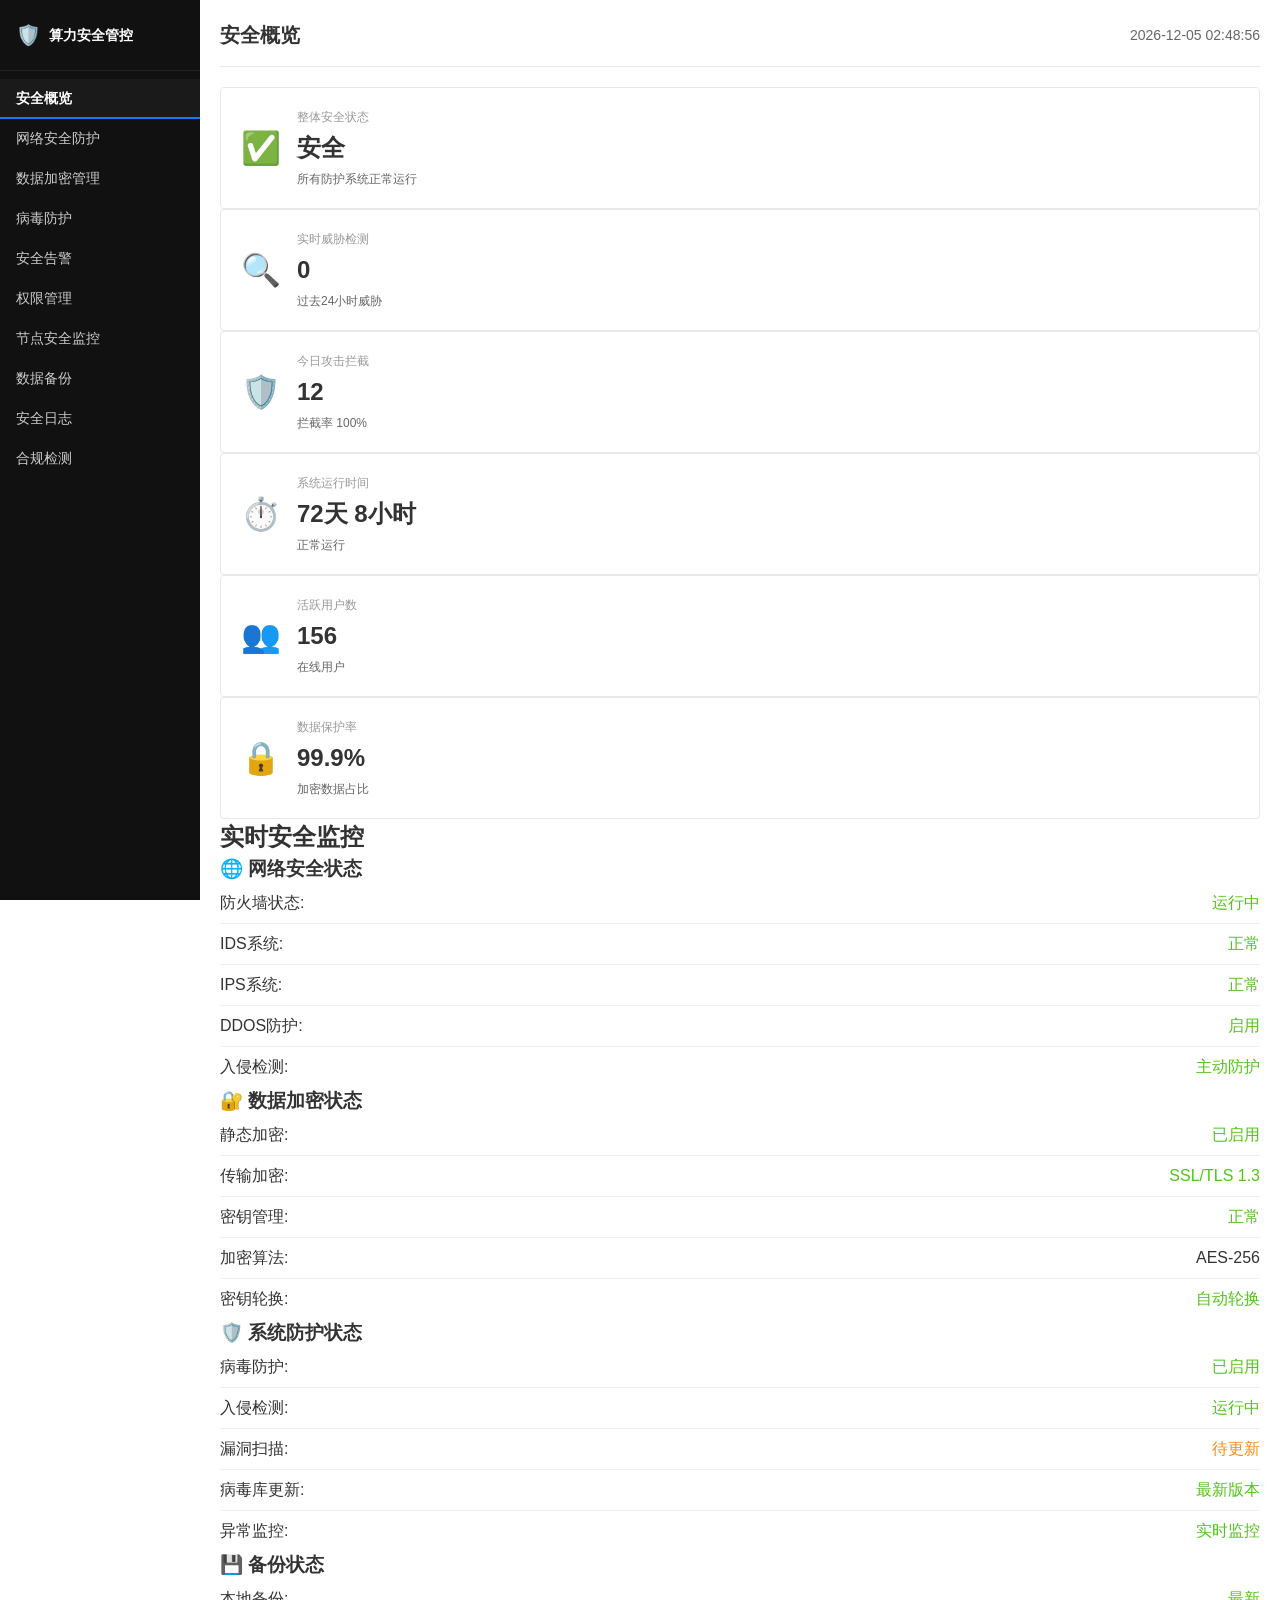
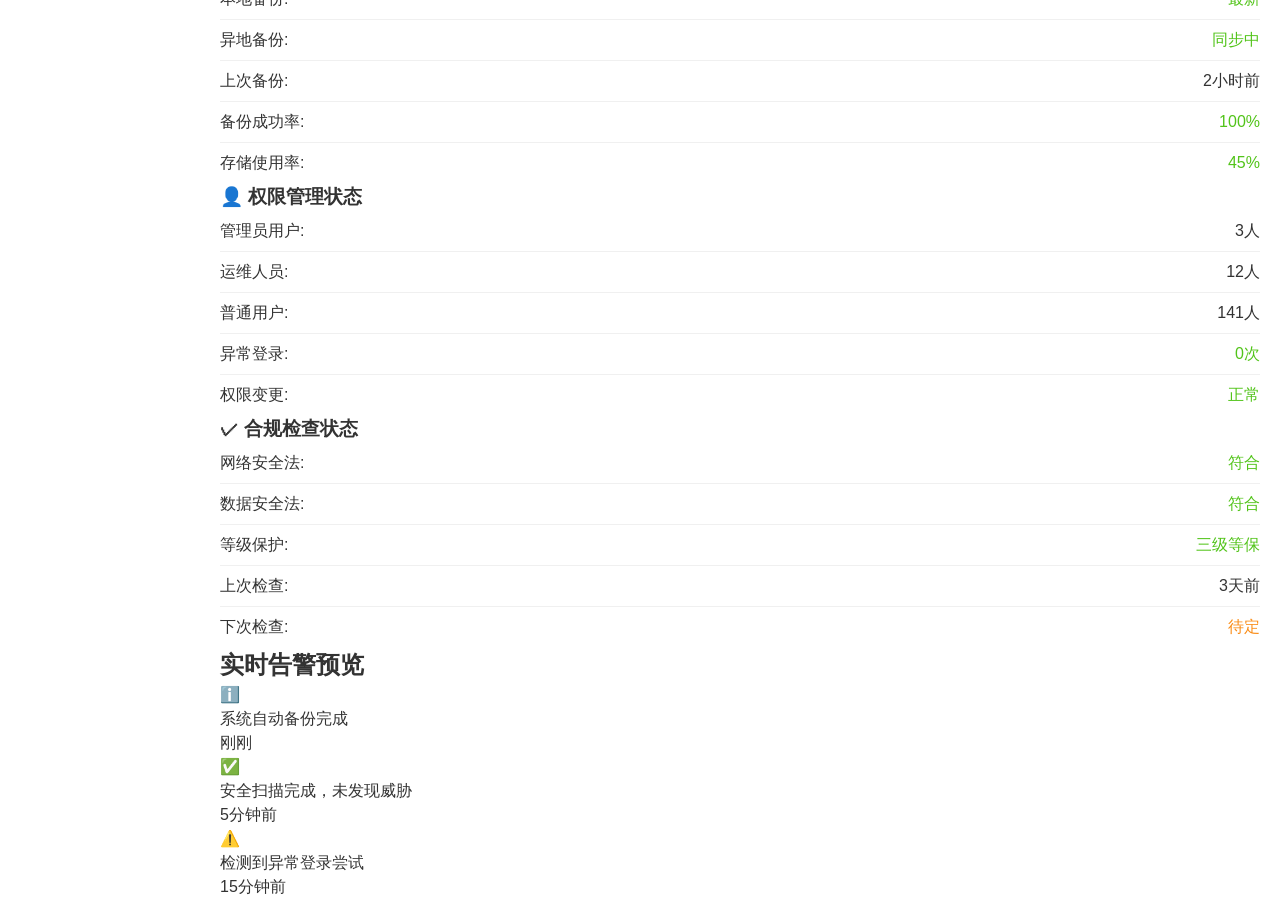
<file: sys5-security-management/index.html>
<!DOCTYPE html>
<html lang="zh-CN">
<head>
    <meta charset="UTF-8">
    <meta name="viewport" content="width=device-width, initial-scale=1.0">
    <title>算力安全管控系统</title>
    <link rel="stylesheet" href="styles.css">
</head>
<body>
    <!-- 左侧侧边栏 -->
    <aside class="sidebar">
        <div class="sidebar-header">
            <span class="logo-icon">🛡️</span>
            <span class="logo-text">算力安全管控</span>
        </div>
        <nav class="sidebar-nav">
            <a href="#" class="sidebar-item active" data-page="dashboard">
                <span>安全概览</span>
            </a>
            <a href="#" class="sidebar-item" data-page="network">
                <span>网络安全防护</span>
            </a>
            <a href="#" class="sidebar-item" data-page="encryption">
                <span>数据加密管理</span>
            </a>
            <a href="#" class="sidebar-item" data-page="antivirus">
                <span>病毒防护</span>
            </a>
            <a href="#" class="sidebar-item" data-page="alert">
                <span>安全告警</span>
            </a>
            <a href="#" class="sidebar-item" data-page="permission">
                <span>权限管理</span>
            </a>
            <a href="#" class="sidebar-item" data-page="monitor">
                <span>节点安全监控</span>
            </a>
            <a href="#" class="sidebar-item" data-page="backup">
                <span>数据备份</span>
            </a>
            <a href="#" class="sidebar-item" data-page="logs">
                <span>安全日志</span>
            </a>
            <a href="#" class="sidebar-item" data-page="compliance">
                <span>合规检测</span>
            </a>
        </nav>
    </aside>

    <!-- 主内容区域 -->
    <main class="main-content">
        <!-- 页面标题 -->
        <header class="page-header">
            <h1 class="page-title" id="pageTitle">安全概览</h1>
            <div class="header-right">
                <div class="current-time" id="currentTime"></div>
            </div>
        </header>

        <!-- 安全仪表盘 -->
        <section id="dashboard" class="page-section active">
            <!-- 关键指标卡片 -->
            <div class="dashboard-grid">
                <!-- 整体安全状态 -->
                <div class="status-card status-good" id="securityStatus">
                    <div class="status-icon">✅</div>
                    <div class="status-info">
                        <div class="status-label">整体安全状态</div>
                        <div class="status-value">安全</div>
                        <div class="status-detail">所有防护系统正常运行</div>
                    </div>
                </div>

                <!-- 实时威胁检测 -->
                <div class="status-card" id="threatCount">
                    <div class="status-icon">🔍</div>
                    <div class="status-info">
                        <div class="status-label">实时威胁检测</div>
                        <div class="status-value">0</div>
                        <div class="status-detail">过去24小时威胁</div>
                    </div>
                </div>

                <!-- 今日攻击拦截 -->
                <div class="status-card" id="attackBlocked">
                    <div class="status-icon">🛡️</div>
                    <div class="status-info">
                        <div class="status-label">今日攻击拦截</div>
                        <div class="status-value">12</div>
                        <div class="status-detail">拦截率 100%</div>
                    </div>
                </div>

                <!-- 系统运行时间 -->
                <div class="status-card" id="systemUptime">
                    <div class="status-icon">⏱️</div>
                    <div class="status-info">
                        <div class="status-label">系统运行时间</div>
                        <div class="status-value">72天 8小时</div>
                        <div class="status-detail">正常运行</div>
                    </div>
                </div>

                <!-- 活跃用户数 -->
                <div class="status-card">
                    <div class="status-icon">👥</div>
                    <div class="status-info">
                        <div class="status-label">活跃用户数</div>
                        <div class="status-value">156</div>
                        <div class="status-detail">在线用户</div>
                    </div>
                </div>

                <!-- 数据保护率 -->
                <div class="status-card">
                    <div class="status-icon">🔒</div>
                    <div class="status-info">
                        <div class="status-label">数据保护率</div>
                        <div class="status-value">99.9%</div>
                        <div class="status-detail">加密数据占比</div>
                    </div>
                </div>
            </div>

            <!-- 安全监控区域 -->
            <div class="monitoring-section">
                <h2 class="section-title">实时安全监控</h2>
                <div class="monitoring-grid">
                    <!-- 网络安全状态 -->
                    <div class="monitor-card">
                        <h3>🌐 网络安全状态</h3>
                        <div class="monitor-content">
                            <div class="monitor-item">
                                <span>防火墙状态:</span>
                                <span class="status-good">运行中</span>
                            </div>
                            <div class="monitor-item">
                                <span>IDS系统:</span>
                                <span class="status-good">正常</span>
                            </div>
                            <div class="monitor-item">
                                <span>IPS系统:</span>
                                <span class="status-good">正常</span>
                            </div>
                            <div class="monitor-item">
                                <span>DDOS防护:</span>
                                <span class="status-good">启用</span>
                            </div>
                            <div class="monitor-item">
                                <span>入侵检测:</span>
                                <span class="status-good">主动防护</span>
                            </div>
                        </div>
                    </div>

                    <!-- 数据加密状态 -->
                    <div class="monitor-card">
                        <h3>🔐 数据加密状态</h3>
                        <div class="monitor-content">
                            <div class="monitor-item">
                                <span>静态加密:</span>
                                <span class="status-good">已启用</span>
                            </div>
                            <div class="monitor-item">
                                <span>传输加密:</span>
                                <span class="status-good">SSL/TLS 1.3</span>
                            </div>
                            <div class="monitor-item">
                                <span>密钥管理:</span>
                                <span class="status-good">正常</span>
                            </div>
                            <div class="monitor-item">
                                <span>加密算法:</span>
                                <span>AES-256</span>
                            </div>
                            <div class="monitor-item">
                                <span>密钥轮换:</span>
                                <span class="status-good">自动轮换</span>
                            </div>
                        </div>
                    </div>

                    <!-- 系统防护状态 -->
                    <div class="monitor-card">
                        <h3>🛡️ 系统防护状态</h3>
                        <div class="monitor-content">
                            <div class="monitor-item">
                                <span>病毒防护:</span>
                                <span class="status-good">已启用</span>
                            </div>
                            <div class="monitor-item">
                                <span>入侵检测:</span>
                                <span class="status-good">运行中</span>
                            </div>
                            <div class="monitor-item">
                                <span>漏洞扫描:</span>
                                <span class="status-warning">待更新</span>
                            </div>
                            <div class="monitor-item">
                                <span>病毒库更新:</span>
                                <span class="status-good">最新版本</span>
                            </div>
                            <div class="monitor-item">
                                <span>异常监控:</span>
                                <span class="status-good">实时监控</span>
                            </div>
                        </div>
                    </div>

                    <!-- 备份状态 -->
                    <div class="monitor-card">
                        <h3>💾 备份状态</h3>
                        <div class="monitor-content">
                            <div class="monitor-item">
                                <span>本地备份:</span>
                                <span class="status-good">最新</span>
                            </div>
                            <div class="monitor-item">
                                <span>异地备份:</span>
                                <span class="status-good">同步中</span>
                            </div>
                            <div class="monitor-item">
                                <span>上次备份:</span>
                                <span>2小时前</span>
                            </div>
                            <div class="monitor-item">
                                <span>备份成功率:</span>
                                <span class="status-good">100%</span>
                            </div>
                            <div class="monitor-item">
                                <span>存储使用率:</span>
                                <span class="status-good">45%</span>
                            </div>
                        </div>
                    </div>

                    <!-- 权限管理状态 -->
                    <div class="monitor-card">
                        <h3>👤 权限管理状态</h3>
                        <div class="monitor-content">
                            <div class="monitor-item">
                                <span>管理员用户:</span>
                                <span>3人</span>
                            </div>
                            <div class="monitor-item">
                                <span>运维人员:</span>
                                <span>12人</span>
                            </div>
                            <div class="monitor-item">
                                <span>普通用户:</span>
                                <span>141人</span>
                            </div>
                            <div class="monitor-item">
                                <span>异常登录:</span>
                                <span class="status-good">0次</span>
                            </div>
                            <div class="monitor-item">
                                <span>权限变更:</span>
                                <span class="status-good">正常</span>
                            </div>
                        </div>
                    </div>

                    <!-- 合规检查状态 -->
                    <div class="monitor-card">
                        <h3>✓ 合规检查状态</h3>
                        <div class="monitor-content">
                            <div class="monitor-item">
                                <span>网络安全法:</span>
                                <span class="status-good">符合</span>
                            </div>
                            <div class="monitor-item">
                                <span>数据安全法:</span>
                                <span class="status-good">符合</span>
                            </div>
                            <div class="monitor-item">
                                <span>等级保护:</span>
                                <span class="status-good">三级等保</span>
                            </div>
                            <div class="monitor-item">
                                <span>上次检查:</span>
                                <span>3天前</span>
                            </div>
                            <div class="monitor-item">
                                <span>下次检查:</span>
                                <span class="status-warning">待定</span>
                            </div>
                        </div>
                    </div>
                </div>
            </div>

            <!-- 实时告警预览 -->
            <div class="alert-preview-section">
                <h2 class="section-title">实时告警预览</h2>
                <div class="alert-list">
                    <div class="alert-item alert-info">
                        <div class="alert-icon">ℹ️</div>
                        <div class="alert-content">
                            <div class="alert-message">系统自动备份完成</div>
                            <div class="alert-time">刚刚</div>
                        </div>
                    </div>
                    <div class="alert-item alert-success">
                        <div class="alert-icon">✅</div>
                        <div class="alert-content">
                            <div class="alert-message">安全扫描完成，未发现威胁</div>
                            <div class="alert-time">5分钟前</div>
                        </div>
                    </div>
                    <div class="alert-item alert-warning">
                        <div class="alert-icon">⚠️</div>
                        <div class="alert-content">
                            <div class="alert-message">检测到异常登录尝试</div>
                            <div class="alert-time">15分钟前</div>
                        </div>
                    </div>
                </div>
            </div>
        </section>

        <!-- 网络安全防护模块 -->
        <section id="network" class="page-section">
            <h2 class="section-title">网络安全防护中心</h2>

            <!-- 网络安全总览 -->
            <div class="network-overview">
                <div class="network-card network-good">
                    <div class="network-icon">🛡️</div>
                    <div class="network-info">
                        <div class="network-label">网络安全等级</div>
                        <div class="network-value">高</div>
                        <div class="network-status">所有防护系统运行正常</div>
                    </div>
                </div>

                <div class="network-card">
                    <div class="network-icon">🌐</div>
                    <div class="network-info">
                        <div class="network-label">网络连接数</div>
                        <div class="network-value">1,234</div>
                        <div class="network-status">活跃连接</div>
                    </div>
                </div>

                <div class="network-card">
                    <div class="network-icon">🚫</div>
                    <div class="network-info">
                        <div class="network-label">拦截攻击</div>
                        <div class="network-value">28</div>
                        <div class="network-status">今日总计</div>
                    </div>
                </div>

                <div class="network-card">
                    <div class="network-icon">📊</div>
                    <div class="network-info">
                        <div class="network-label">网络流量</div>
                        <div class="network-value">45.6 GB/s</div>
                        <div class="network-status">实时监控</div>
                    </div>
                </div>
            </div>

            <!-- 防护系统状态 -->
            <div class="protection-systems">
                <h3>防护系统状态</h3>
                <div class="protection-grid">
                    <!-- 防火墙系统 -->
                    <div class="protection-item">
                        <div class="protection-header">
                            <span class="protection-name">🔥 防火墙系统</span>
                            <span class="protection-status status-good">运行中</span>
                        </div>
                        <div class="protection-details">
                            <div class="detail-row">
                                <span>拦截规则:</span>
                                <span>156条</span>
                            </div>
                            <div class="detail-row">
                                <span>今日拦截:</span>
                                <span class="status-good">12次</span>
                            </div>
                            <div class="detail-row">
                                <span>最后更新:</span>
                                <span>2分钟前</span>
                            </div>
                        </div>
                    </div>

                    <!-- 入侵检测系统 -->
                    <div class="protection-item">
                        <div class="protection-header">
                            <span class="protection-name">👁️ 入侵检测系统(IDS)</span>
                            <span class="protection-status status-good">正常</span>
                        </div>
                        <div class="protection-details">
                            <div class="detail-row">
                                <span>检测引擎:</span>
                                <span>Snort 3.1</span>
                            </div>
                            <div class="detail-row">
                                <span>今日告警:</span>
                                <span class="status-warning">3次</span>
                            </div>
                            <div class="detail-row">
                                <span>规则更新:</span>
                                <span>最新</span>
                            </div>
                        </div>
                    </div>

                    <!-- 入侵防御系统 -->
                    <div class="protection-item">
                        <div class="protection-header">
                            <span class="protection-name">⚔️ 入侵防御系统(IPS)</span>
                            <span class="protection-status status-good">运行中</span>
                        </div>
                        <div class="protection-details">
                            <div class="detail-row">
                                <span>防护模式:</span>
                                <span>主动防御</span>
                            </div>
                            <div class="detail-row">
                                <span>今日阻断:</span>
                                <span class="status-good">8次</span>
                            </div>
                            <div class="detail-row">
                                <span>威胁库:</span>
                                <span>已更新</span>
                            </div>
                        </div>
                    </div>

                    <!-- DDOS防护 -->
                    <div class="protection-item">
                        <div class="protection-header">
                            <span class="protection-name">🌊 DDOS防护系统</span>
                            <span class="protection-status status-good">启用</span>
                        </div>
                        <div class="protection-details">
                            <div class="detail-row">
                                <span>防护级别:</span>
                                <span>高级</span>
                            </div>
                            <div class="detail-row">
                                <span>今日清洗:</span>
                                <span class="status-good">5GB</span>
                            </div>
                            <div class="detail-row">
                                <span>CC攻击防护:</span>
                                <span>已启用</span>
                            </div>
                        </div>
                    </div>
                </div>
            </div>

            <!-- 实时网络监控 -->
            <div class="real-time-monitoring">
                <h3>实时网络监控</h3>
                <div class="monitoring-table">
                    <table class="network-table">
                        <thead>
                            <tr>
                                <th>时间</th>
                                <th>源IP</th>
                                <th>目标端口</th>
                                <th>协议</th>
                                <th>状态</th>
                                <th>处理结果</th>
                            </tr>
                        </thead>
                        <tbody>
                            <tr>
                                <td>10:30:45</td>
                                <td>192.168.1.100</td>
                                <td>443</td>
                                <td>HTTPS</td>
                                <td><span class="status-good">正常</span></td>
                                <td>放行</td>
                            </tr>
                            <tr>
                                <td>10:30:42</td>
                                <td>10.0.0.50</td>
                                <td>22</td>
                                <td>SSH</td>
                                <td><span class="status-warning">可疑</span></td>
                                <td>监控</td>
                            </tr>
                            <tr>
                                <td>10:30:38</td>
                                <td>192.168.1.101</td>
                                <td>80</td>
                                <td>HTTP</td>
                                <td><span class="status-good">正常</span></td>
                                <td>放行</td>
                            </tr>
                            <tr>
                                <td>10:30:35</td>
                                <td>8.8.8.8</td>
                                <td>53</td>
                                <td>DNS</td>
                                <td><span class="status-error">拦截</span></td>
                                <td>阻断</td>
                            </tr>
                            <tr>
                                <td>10:30:32</td>
                                <td>192.168.1.102</td>
                                <td>3389</td>
                                <td>RDP</td>
                                <td><span class="status-good">正常</span></td>
                                <td>放行</td>
                            </tr>
                        </tbody>
                    </table>
                </div>
            </div>
        </section>

        <!-- 安全告警系统 -->
        <section id="alert" class="page-section">
            <h2 class="section-title">安全告警系统</h2>

            <!-- 告警统计 -->
            <div class="alert-stats">
                <div class="alert-stat-card stat-error">
                    <div class="stat-icon">🔴</div>
                    <div class="stat-info">
                        <div class="stat-label">高危告警</div>
                        <div class="stat-value">1</div>
                    </div>
                </div>

                <div class="alert-stat-card stat-warning">
                    <div class="stat-icon">🟡</div>
                    <div class="stat-info">
                        <div class="stat-label">中危告警</div>
                        <div class="stat-value">3</div>
                    </div>
                </div>

                <div class="alert-stat-card stat-info">
                    <div class="stat-icon">🟢</div>
                    <div class="stat-info">
                        <div class="stat-label">低危告警</div>
                        <div class="stat-value">5</div>
                    </div>
                </div>

                <div class="alert-stat-card">
                    <div class="stat-icon">✅</div>
                    <div class="stat-info">
                        <div class="stat-label">已处理</div>
                        <div class="stat-value">8</div>
                    </div>
                </div>
            </div>

            <!-- 告警列表 -->
            <div class="alert-list-section">
                <div class="section-header">
                    <h3>实时告警列表</h3>
                    <div class="filter-buttons">
                        <button class="filter-btn active">全部</button>
                        <button class="filter-btn">高危</button>
                        <button class="filter-btn">中危</button>
                        <button class="filter-btn">低危</button>
                    </div>
                </div>

                <div class="alert-items">
                    <!-- 高危告警 -->
                    <div class="alert-detail-item alert-error">
                        <div class="alert-header">
                            <div class="alert-level">高危</div>
                            <div class="alert-type">网络攻击</div>
                            <div class="alert-time">10:30:45</div>
                        </div>
                        <div class="alert-body">
                            <div class="alert-message">检测到DDOS攻击尝试，攻击源IP：192.168.1.200</div>
                            <div class="alert-details">
                                <span>攻击类型：SYN Flood</span>
                                <span>持续时间：30秒</span>
                            </div>
                        </div>
                        <div class="alert-actions">
                            <button class="action-btn btn-view">查看详情</button>
                            <button class="action-btn btn-handle">立即处理</button>
                            <button class="action-btn btn-ignore">忽略</button>
                        </div>
                    </div>

                    <!-- 中危告警 -->
                    <div class="alert-detail-item alert-warning">
                        <div class="alert-header">
                            <div class="alert-level">中危</div>
                            <div class="alert-type">权限异常</div>
                            <div class="alert-time">10:15:20</div>
                        </div>
                        <div class="alert-body">
                            <div class="alert-message">检测到异常登录尝试</div>
                            <div class="alert-details">
                                <span>用户：admin</span>
                                <span>来源IP：10.0.0.50</span>
                            </div>
                        </div>
                        <div class="alert-actions">
                            <button class="action-btn btn-view">查看详情</button>
                            <button class="action-btn btn-handle">处理</button>
                            <button class="action-btn btn-ignore">忽略</button>
                        </div>
                    </div>

                    <!-- 低危告警 -->
                    <div class="alert-detail-item alert-info">
                        <div class="alert-header">
                            <div class="alert-level">低危</div>
                            <div class="alert-type">系统警告</div>
                            <div class="alert-time">10:00:15</div>
                        </div>
                        <div class="alert-body">
                            <div class="alert-message">发现可疑文件访问行为</div>
                            <div class="alert-details">
                                <span>文件路径：/tmp/suspicious.exe</span>
                                <span>用户：guest</span>
                            </div>
                        </div>
                        <div class="alert-actions">
                            <button class="action-btn btn-view">查看详情</button>
                            <button class="action-btn btn-handle">处理</button>
                            <button class="action-btn btn-ignore">忽略</button>
                        </div>
                    </div>

                    <!-- 成功处理 -->
                    <div class="alert-detail-item alert-success">
                        <div class="alert-header">
                            <div class="alert-level">已处理</div>
                            <div class="alert-type">网络攻击</div>
                            <div class="alert-time">09:30:10</div>
                        </div>
                        <div class="alert-body">
                            <div class="alert-message">端口扫描攻击已被成功拦截</div>
                            <div class="alert-details">
                                <span>处理结果：已阻断</span>
                                <span>处理时间：2秒</span>
                            </div>
                        </div>
                        <div class="alert-actions">
                            <button class="action-btn btn-view">查看详情</button>
                            <span class="processed-mark">✓ 已处理</span>
                        </div>
                    </div>
                </div>
            </div>
        </section>

        <!-- 访问权限管理 -->
        <section id="permission" class="page-section">
            <h2 class="section-title">访问权限管理</h2>

            <!-- 权限统计 -->
            <div class="permission-overview">
                <div class="perm-card perm-admin">
                    <div class="perm-icon">👑</div>
                    <div class="perm-info">
                        <div class="perm-label">管理员</div>
                        <div class="perm-value">3人</div>
                        <div class="perm-status">完全权限</div>
                    </div>
                </div>

                <div class="perm-card perm-ops">
                    <div class="perm-icon">🔧</div>
                    <div class="perm-info">
                        <div class="perm-label">运维人员</div>
                        <div class="perm-value">12人</div>
                        <div class="perm-status">操作权限</div>
                    </div>
                </div>

                <div class="perm-card perm-user">
                    <div class="perm-icon">👤</div>
                    <div class="perm-info">
                        <div class="perm-label">普通用户</div>
                        <div class="perm-value">141人</div>
                        <div class="perm-status">查看权限</div>
                    </div>
                </div>

                <div class="perm-card">
                    <div class="perm-icon">🔒</div>
                    <div class="perm-info">
                        <div class="perm-label">在线用户</div>
                        <div class="perm-value">156人</div>
                        <div class="perm-status">实时统计</div>
                    </div>
                </div>
            </div>

            <!-- 用户管理 -->
            <div class="user-management">
                <div class="section-header">
                    <h3>用户列表</h3>
                    <button class="add-user-btn">➕ 添加用户</button>
                </div>

                <div class="user-table">
                    <table class="permission-table">
                        <thead>
                            <tr>
                                <th>用户名</th>
                                <th>角色</th>
                                <th>部门</th>
                                <th>状态</th>
                                <th>最后登录</th>
                                <th>操作</th>
                            </tr>
                        </thead>
                        <tbody>
                            <tr>
                                <td>张三</td>
                                <td><span class="role-badge role-admin">管理员</span></td>
                                <td>技术部</td>
                                <td><span class="status-badge status-online">在线</span></td>
                                <td>2024-04-28 10:00:00</td>
                                <td>
                                    <button class="action-link">编辑</button>
                                    <button class="action-link">删除</button>
                                </td>
                            </tr>
                            <tr>
                                <td>李四</td>
                                <td><span class="role-badge role-ops">运维人员</span></td>
                                <td>运维部</td>
                                <td><span class="status-badge status-online">在线</span></td>
                                <td>2024-04-28 09:30:00</td>
                                <td>
                                    <button class="action-link">编辑</button>
                                    <button class="action-link">删除</button>
                                </td>
                            </tr>
                            <tr>
                                <td>王五</td>
                                <td><span class="role-badge role-user">普通用户</span></td>
                                <td>外部</td>
                                <td><span class="status-badge status-offline">离线</span></td>
                                <td>2024-04-27 18:00:00</td>
                                <td>
                                    <button class="action-link">编辑</button>
                                    <button class="action-link">删除</button>
                                </td>
                            </tr>
                            <tr>
                                <td>赵六</td>
                                <td><span class="role-badge role-ops">运维人员</span></td>
                                <td>安全部</td>
                                <td><span class="status-badge status-online">在线</span></td>
                                <td>2024-04-28 08:45:00</td>
                                <td>
                                    <button class="action-link">编辑</button>
                                    <button class="action-link">删除</button>
                                </td>
                            </tr>
                            <tr>
                                <td>孙七</td>
                                <td><span class="role-badge role-user">普通用户</span></td>
                                <td>研发部</td>
                                <td><span class="status-badge status-online">在线</span></td>
                                <td>2024-04-28 07:30:00</td>
                                <td>
                                    <button class="action-link">编辑</button>
                                    <button class="action-link">删除</button>
                                </td>
                            </tr>
                        </tbody>
                    </table>
                </div>
            </div>
        </section>

        <!-- 数据备份管理 -->
        <section id="backup" class="page-section">
            <h2 class="section-title">数据备份管理</h2>

            <!-- 备份状态概览 -->
            <div class="backup-overview">
                <div class="backup-card backup-success">
                    <div class="backup-icon">✅</div>
                    <div class="backup-info">
                        <div class="backup-label">备份状态</div>
                        <div class="backup-value">正常</div>
                        <div class="backup-detail">所有备份任务运行正常</div>
                    </div>
                </div>

                <div class="backup-card">
                    <div class="backup-icon">💾</div>
                    <div class="backup-info">
                        <div class="backup-label">总备份数据</div>
                        <div class="backup-value">5.2 TB</div>
                        <div class="backup-detail">本地 + 异地备份</div>
                    </div>
                </div>

                <div class="backup-card">
                    <div class="backup-icon">📊</div>
                    <div class="backup-info">
                        <div class="backup-label">今日备份</div>
                        <div class="backup-value">3次</div>
                        <div class="backup-detail">成功3次，失败0次</div>
                    </div>
                </div>

                <div class="backup-card">
                    <div class="backup-icon">⏰</div>
                    <div class="backup-info">
                        <div class="backup-label">下次备份</div>
                        <div class="backup-value">18:00</div>
                        <div class="backup-detail">自动备份计划</div>
                    </div>
                </div>
            </div>

            <!-- 备份历史 -->
            <div class="backup-history">
                <div class="section-header">
                    <h3>备份历史记录</h3>
                    <button class="backup-now-btn">🔄 立即备份</button>
                </div>

                <div class="backup-table">
                    <table class="backup-list-table">
                        <thead>
                            <tr>
                                <th>备份时间</th>
                                <th>备份类型</th>
                                <th>数据大小</th>
                                <th>备份位置</th>
                                <th>状态</th>
                                <th>耗时</th>
                                <th>操作</th>
                            </tr>
                        </thead>
                        <tbody>
                            <tr>
                                <td>2024-04-28 08:00:00</td>
                                <td><span class="backup-type type-full">完整备份</span></td>
                                <td>500 GB</td>
                                <td>本地 + 异地</td>
                                <td><span class="status-badge status-success">成功</span></td>
                                <td>25分钟</td>
                                <td>
                                    <button class="action-link">恢复</button>
                                    <button class="action-link">删除</button>
                                </td>
                            </tr>
                            <tr>
                                <td>2024-04-28 04:00:00</td>
                                <td><span class="backup-type type-incremental">增量备份</span></td>
                                <td>50 GB</td>
                                <td>本地 + 异地</td>
                                <td><span class="status-badge status-success">成功</span></td>
                                <td>8分钟</td>
                                <td>
                                    <button class="action-link">恢复</button>
                                    <button class="action-link">删除</button>
                                </td>
                            </tr>
                            <tr>
                                <td>2024-04-27 08:00:00</td>
                                <td><span class="backup-type type-full">完整备份</span></td>
                                <td>495 GB</td>
                                <td>本地 + 异地</td>
                                <td><span class="status-badge status-success">成功</span></td>
                                <td>24分钟</td>
                                <td>
                                    <button class="action-link">恢复</button>
                                    <button class="action-link">删除</button>
                                </td>
                            </tr>
                            <tr>
                                <td>2024-04-27 04:00:00</td>
                                <td><span class="backup-type type-incremental">增量备份</span></td>
                                <td>48 GB</td>
                                <td>本地 + 异地</td>
                                <td><span class="status-badge status-success">成功</span></td>
                                <td>7分钟</td>
                                <td>
                                    <button class="action-link">恢复</button>
                                    <button class="action-link">删除</button>
                                </td>
                            </tr>
                        </tbody>
                    </table>
                </div>
            </div>
        </section>

        <!-- 安全日志查询 -->
        <section id="logs" class="page-section">
            <h2 class="section-title">安全日志查询</h2>

            <!-- 日志搜索和过滤 -->
            <div class="log-search-section">
                <div class="search-form">
                    <input type="text" class="search-input" placeholder="搜索日志...">
                    <select class="log-filter">
                        <option value="all">所有类型</option>
                        <option value="login">登录日志</option>
                        <option value="security">安全日志</option>
                        <option value="access">访问日志</option>
                    </select>
                    <input type="date" class="date-filter">
                    <button class="search-btn">🔍 搜索</button>
                    <button class="export-btn">📥 导出</button>
                </div>
            </div>

            <!-- 日志统计 -->
            <div class="log-stats">
                <div class="log-stat-card">
                    <div class="log-stat-number">1,234</div>
                    <div class="log-stat-label">总日志数</div>
                </div>
                <div class="log-stat-card">
                    <div class="log-stat-number">56</div>
                    <div class="log-stat-label">今日新增</div>
                </div>
                <div class="log-stat-card">
                    <div class="log-stat-number">3</div>
                    <div class="log-stat-label">安全事件</div>
                </div>
                <div class="log-stat-card">
                    <div class="log-stat-number">98%</div>
                    <div class="log-stat-label">存储使用</div>
                </div>
            </div>

            <!-- 日志列表 -->
            <div class="log-list-section">
                <div class="section-header">
                    <h3>安全日志</h3>
                    <div class="log-filters">
                        <button class="filter-btn active">最新</button>
                        <button class="filter-btn">最旧</button>
                    </div>
                </div>

                <div class="log-table">
                    <table class="log-list-table">
                        <thead>
                            <tr>
                                <th>时间</th>
                                <th>类型</th>
                                <th>用户</th>
                                <th>操作</th>
                                <th>IP地址</th>
                                <th>状态</th>
                                <th>详情</th>
                            </tr>
                        </thead>
                        <tbody>
                            <tr>
                                <td>2024-04-28 10:00:00</td>
                                <td><span class="log-type type-login">登录日志</span></td>
                                <td>张三</td>
                                <td>用户登录</td>
                                <td>192.168.1.100</td>
                                <td><span class="status-badge status-success">成功</span></td>
                                <td><button class="action-link">查看</button></td>
                            </tr>
                            <tr>
                                <td>2024-04-28 09:00:00</td>
                                <td><span class="log-type type-security">安全日志</span></td>
                                <td>系统</td>
                                <td>防火墙规则更新</td>
                                <td>127.0.0.1</td>
                                <td><span class="status-badge status-success">成功</span></td>
                                <td><button class="action-link">查看</button></td>
                            </tr>
                            <tr>
                                <td>2024-04-28 08:30:00</td>
                                <td><span class="log-type type-access">访问日志</span></td>
                                <td>李四</td>
                                <td>查看系统日志</td>
                                <td>192.168.1.101</td>
                                <td><span class="status-badge status-success">成功</span></td>
                                <td><button class="action-link">查看</button></td>
                            </tr>
                            <tr>
                                <td>2024-04-28 08:15:00</td>
                                <td><span class="log-type type-login">登录日志</span></td>
                                <td>未知</td>
                                <td>登录失败</td>
                                <td>10.0.0.50</td>
                                <td><span class="status-badge status-error">失败</span></td>
                                <td><button class="action-link">查看</button></td>
                            </tr>
                            <tr>
                                <td>2024-04-28 08:00:00</td>
                                <td><span class="log-type type-security">安全日志</span></td>
                                <td>系统</td>
                                <td>自动备份完成</td>
                                <td>127.0.0.1</td>
                                <td><span class="status-badge status-success">成功</span></td>
                                <td><button class="action-link">查看</button></td>
                            </tr>
                            <tr>
                                <td>2024-04-28 07:45:00</td>
                                <td><span class="log-type type-access">访问日志</span></td>
                                <td>王五</td>
                                <td>访问数据</td>
                                <td>192.168.1.102</td>
                                <td><span class="status-badge status-success">成功</span></td>
                                <td><button class="action-link">查看</button></td>
                            </tr>
                        </tbody>
                    </table>
                </div>
            </div>
        </section>

        <!-- 合规检测模块 -->
        <section id="compliance" class="page-section">
            <h2 class="section-title">合规检测系统</h2>

            <!-- 合规状态概览 -->
            <div class="compliance-overview">
                <div class="compliance-card compliance-good">
                    <div class="compliance-icon">✅</div>
                    <div class="compliance-info">
                        <div class="compliance-label">整体合规状态</div>
                        <div class="compliance-value">符合</div>
                        <div class="compliance-detail">所有检测项通过</div>
                    </div>
                </div>

                <div class="compliance-card">
                    <div class="compliance-icon">📊</div>
                    <div class="compliance-info">
                        <div class="compliance-label">合规检测项</div>
                        <div class="compliance-value">8/8</div>
                        <div class="compliance-detail">全部通过</div>
                    </div>
                </div>

                <div class="compliance-card">
                    <div class="compliance-icon">⏰</div>
                    <div class="compliance-info">
                        <div class="compliance-label">上次检测</div>
                        <div class="compliance-value">3天前</div>
                        <div class="compliance-detail">下次检测：7天后</div>
                    </div>
                </div>

                <div class="compliance-card">
                    <div class="compliance-icon">📈</div>
                    <div class="compliance-info">
                        <div class="compliance-label">合规评分</div>
                        <div class="compliance-value">98分</div>
                        <div class="compliance-detail">优秀等级</div>
                    </div>
                </div>
            </div>

            <!-- 法规检测详情 -->
            <div class="regulation-check">
                <div class="section-header">
                    <h3>法规符合性检测</h3>
                    <button class="check-btn">🔍 立即检测</button>
                </div>

                <div class="regulation-list">
                    <div class="regulation-item regulation-pass">
                        <div class="regulation-header">
                            <div class="regulation-name">《网络安全法》</div>
                            <div class="regulation-status status-pass">符合</div>
                        </div>
                        <div class="regulation-details">
                            <div class="detail-row">
                                <span>网络安全等级保护:</span>
                                <span class="status-good">三级通过</span>
                            </div>
                            <div class="detail-row">
                                <span>数据跨境传输:</span>
                                <span class="status-good">符合要求</span>
                            </div>
                            <div class="detail-row">
                                <span>个人信息保护:</span>
                                <span class="status-good">满足标准</span>
                            </div>
                        </div>
                    </div>

                    <div class="regulation-item regulation-pass">
                        <div class="regulation-header">
                            <div class="regulation-name">《数据安全法》</div>
                            <div class="regulation-status status-pass">符合</div>
                        </div>
                        <div class="regulation-details">
                            <div class="detail-row">
                                <span>数据分类分级:</span>
                                <span class="status-good">已完成</span>
                            </div>
                            <div class="detail-row">
                                <span>重要数据保护:</span>
                                <span class="status-good">措施到位</span>
                            </div>
                            <div class="detail-row">
                                <span>风险评估机制:</span>
                                <span class="status-good">定期评估</span>
                            </div>
                        </div>
                    </div>

                    <div class="regulation-item regulation-pass">
                        <div class="regulation-header">
                            <div class="regulation-name">《个人信息保护法》</div>
                            <div class="regulation-status status-pass">符合</div>
                        </div>
                        <div class="regulation-details">
                            <div class="detail-row">
                                <span>用户同意机制:</span>
                                <span class="status-good">已实施</span>
                            </div>
                            <div class="detail-row">
                                <span>个人信息处理:</span>
                                <span class="status-good">符合规范</span>
                            </div>
                            <div class="detail-row">
                                <span>权利保障机制:</span>
                                <span class="status-good">功能完善</span>
                            </div>
                        </div>
                    </div>

                    <div class="regulation-item regulation-warning">
                        <div class="regulation-header">
                            <div class="regulation-name">《等级保护2.0》</div>
                            <div class="regulation-status status-warning">待更新</div>
                        </div>
                        <div class="regulation-details">
                            <div class="detail-row">
                                <span>技术要求:</span>
                                <span class="status-warning">需升级</span>
                            </div>
                            <div class="detail-row">
                                <span>管理要求:</span>
                                <span class="status-good">符合</span>
                            </div>
                            <div class="detail-row">
                                <span>整改期限:</span>
                                <span>30天</span>
                            </div>
                        </div>
                    </div>
                </div>
            </div>

            <!-- 合规报告 -->
            <div class="compliance-report">
                <div class="section-header">
                    <h3>合规检测报告</h3>
                    <div class="report-actions">
                        <button class="generate-btn">📄 生成报告</button>
                        <button class="download-btn">📥 下载报告</button>
                    </div>
                </div>

                <div class="report-list">
                    <div class="report-item">
                        <div class="report-info">
                            <div class="report-name">2024年Q1合规检测报告</div>
                            <div class="report-time">2024-04-25 14:30:00</div>
                        </div>
                        <div class="report-status">
                            <span class="status-badge status-success">通过</span>
                        </div>
                        <div class="report-actions">
                            <button class="action-btn btn-view">查看</button>
                            <button class="action-btn btn-download">下载</button>
                        </div>
                    </div>

                    <div class="report-item">
                        <div class="report-info">
                            <div class="report-name">2024年Q4合规检测报告</div>
                            <div class="report-time">2024-01-20 10:00:00</div>
                        </div>
                        <div class="report-status">
                            <span class="status-badge status-success">通过</span>
                        </div>
                        <div class="report-actions">
                            <button class="action-btn btn-view">查看</button>
                            <button class="action-btn btn-download">下载</button>
                        </div>
                    </div>

                    <div class="report-item">
                        <div class="report-info">
                            <div class="report-name">2023年Q3合规检测报告</div>
                            <div class="report-time">2023-10-15 16:45:00</div>
                        </div>
                        <div class="report-status">
                            <span class="status-badge status-success">通过</span>
                        </div>
                        <div class="report-actions">
                            <button class="action-btn btn-view">查看</button>
                            <button class="action-btn btn-download">下载</button>
                        </div>
                    </div>
                </div>
            </div>
        </section>
    </main>

    <script src="script.js"></script>
</body>
</html>
</file>
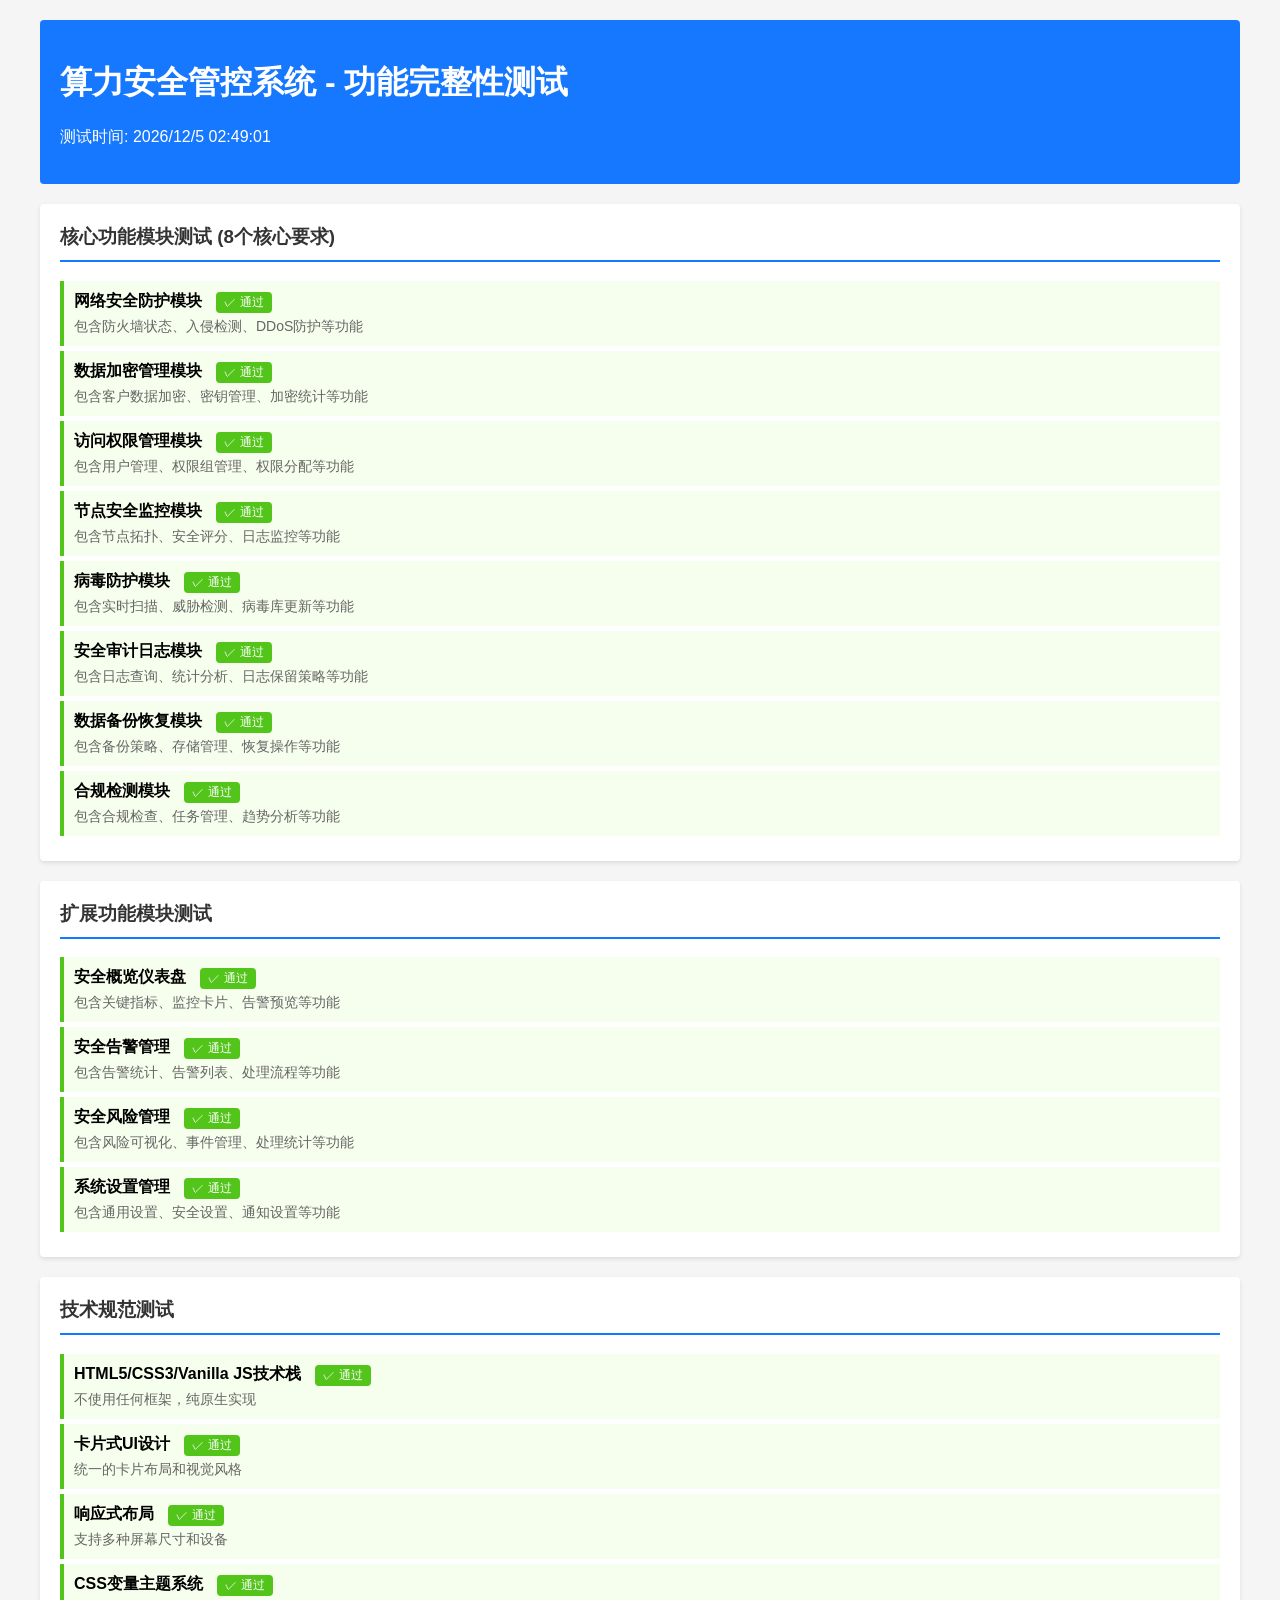
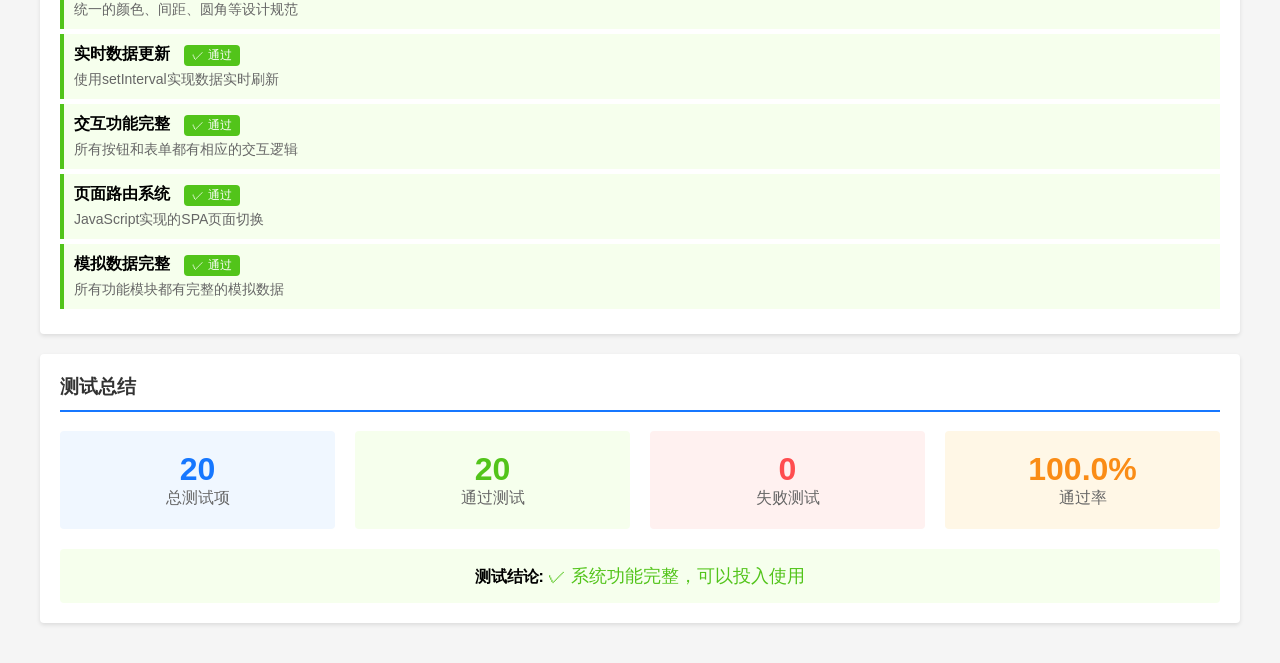
<file: sys5-ltc/test.html>
<!DOCTYPE html>
<html lang="zh-CN">
<head>
    <meta charset="UTF-8">
    <meta name="viewport" content="width=device-width, initial-scale=1.0">
    <title>算力安全管控系统 - 功能测试</title>
    <style>
        body {
            font-family: 'Microsoft YaHei', Arial, sans-serif;
            max-width: 1200px;
            margin: 0 auto;
            padding: 20px;
            background: #f5f5f5;
        }
        .test-header {
            background: #1677ff;
            color: white;
            padding: 20px;
            border-radius: 4px;
            margin-bottom: 20px;
        }
        .test-section {
            background: white;
            padding: 20px;
            margin-bottom: 20px;
            border-radius: 4px;
            box-shadow: 0 2px 4px rgba(0,0,0,0.1);
        }
        .test-section h3 {
            color: #333;
            margin-top: 0;
            border-bottom: 2px solid #1677ff;
            padding-bottom: 10px;
        }
        .test-item {
            padding: 10px;
            margin: 5px 0;
            border-left: 4px solid #52c41a;
            background: #f6ffed;
        }
        .test-item.missing {
            border-left-color: #ff4d4f;
            background: #fff1f0;
        }
        .status {
            display: inline-block;
            padding: 2px 8px;
            border-radius: 4px;
            font-size: 12px;
            margin-left: 10px;
        }
        .status.pass {
            background: #52c41a;
            color: white;
        }
        .status.fail {
            background: #ff4d4f;
            color: white;
        }
    </style>
</head>
<body>
    <div class="test-header">
        <h1>算力安全管控系统 - 功能完整性测试</h1>
        <p>测试时间: <span id="testTime"></span></p>
    </div>

    <div class="test-section">
        <h3>核心功能模块测试 (8个核心要求)</h3>
        <div id="coreTests"></div>
    </div>

    <div class="test-section">
        <h3>扩展功能模块测试</h3>
        <div id="extendedTests"></div>
    </div>

    <div class="test-section">
        <h3>技术规范测试</h3>
        <div id="techTests"></div>
    </div>

    <div class="test-section">
        <h3>测试总结</h3>
        <div id="testSummary"></div>
    </div>

    <script>
        // 设置测试时间
        document.getElementById('testTime').textContent = new Date().toLocaleString('zh-CN');

        // 定义测试项目
        const coreTests = [
            { name: '网络安全防护模块', status: true, desc: '包含防火墙状态、入侵检测、DDoS防护等功能' },
            { name: '数据加密管理模块', status: true, desc: '包含客户数据加密、密钥管理、加密统计等功能' },
            { name: '访问权限管理模块', status: true, desc: '包含用户管理、权限组管理、权限分配等功能' },
            { name: '节点安全监控模块', status: true, desc: '包含节点拓扑、安全评分、日志监控等功能' },
            { name: '病毒防护模块', status: true, desc: '包含实时扫描、威胁检测、病毒库更新等功能' },
            { name: '安全审计日志模块', status: true, desc: '包含日志查询、统计分析、日志保留策略等功能' },
            { name: '数据备份恢复模块', status: true, desc: '包含备份策略、存储管理、恢复操作等功能' },
            { name: '合规检测模块', status: true, desc: '包含合规检查、任务管理、趋势分析等功能' }
        ];

        const extendedTests = [
            { name: '安全概览仪表盘', status: true, desc: '包含关键指标、监控卡片、告警预览等功能' },
            { name: '安全告警管理', status: true, desc: '包含告警统计、告警列表、处理流程等功能' },
            { name: '安全风险管理', status: true, desc: '包含风险可视化、事件管理、处理统计等功能' },
            { name: '系统设置管理', status: true, desc: '包含通用设置、安全设置、通知设置等功能' }
        ];

        const techTests = [
            { name: 'HTML5/CSS3/Vanilla JS技术栈', status: true, desc: '不使用任何框架，纯原生实现' },
            { name: '卡片式UI设计', status: true, desc: '统一的卡片布局和视觉风格' },
            { name: '响应式布局', status: true, desc: '支持多种屏幕尺寸和设备' },
            { name: 'CSS变量主题系统', status: true, desc: '统一的颜色、间距、圆角等设计规范' },
            { name: '实时数据更新', status: true, desc: '使用setInterval实现数据实时刷新' },
            { name: '交互功能完整', status: true, desc: '所有按钮和表单都有相应的交互逻辑' },
            { name: '页面路由系统', status: true, desc: 'JavaScript实现的SPA页面切换' },
            { name: '模拟数据完整', status: true, desc: '所有功能模块都有完整的模拟数据' }
        ];

        // 渲染测试结果
        function renderTests(tests, containerId) {
            const container = document.getElementById(containerId);
            let html = '';
            tests.forEach(test => {
                const statusClass = test.status ? 'pass' : 'fail';
                const statusText = test.status ? '✓ 通过' : '✗ 失败';
                const itemClass = test.status ? '' : 'missing';
                html += `
                    <div class="test-item ${itemClass}">
                        <strong>${test.name}</strong>
                        <span class="status ${statusClass}">${statusText}</span>
                        <p style="margin: 5px 0 0 0; color: #666; font-size: 14px;">${test.desc}</p>
                    </div>
                `;
            });
            container.innerHTML = html;
        }

        // 计算测试总结
        function renderSummary() {
            const allTests = [...coreTests, ...extendedTests, ...techTests];
            const totalTests = allTests.length;
            const passedTests = allTests.filter(t => t.status).length;
            const failedTests = totalTests - passedTests;
            const passRate = ((passedTests / totalTests) * 100).toFixed(1);

            const summaryContainer = document.getElementById('testSummary');
            summaryContainer.innerHTML = `
                <div style="display: grid; grid-template-columns: repeat(4, 1fr); gap: 20px; text-align: center;">
                    <div style="padding: 20px; background: #f0f7ff; border-radius: 4px;">
                        <div style="font-size: 32px; font-weight: bold; color: #1677ff;">${totalTests}</div>
                        <div style="color: #666;">总测试项</div>
                    </div>
                    <div style="padding: 20px; background: #f6ffed; border-radius: 4px;">
                        <div style="font-size: 32px; font-weight: bold; color: #52c41a;">${passedTests}</div>
                        <div style="color: #666;">通过测试</div>
                    </div>
                    <div style="padding: 20px; background: #fff1f0; border-radius: 4px;">
                        <div style="font-size: 32px; font-weight: bold; color: #ff4d4f;">${failedTests}</div>
                        <div style="color: #666;">失败测试</div>
                    </div>
                    <div style="padding: 20px; background: #fff7e6; border-radius: 4px;">
                        <div style="font-size: 32px; font-weight: bold; color: #fa8c16;">${passRate}%</div>
                        <div style="color: #666;">通过率</div>
                    </div>
                </div>
                <div style="margin-top: 20px; padding: 15px; background: ${passRate >= 90 ? '#f6ffed' : '#fff7e6'}; border-radius: 4px; text-align: center;">
                    <strong>测试结论: </strong>
                    <span style="color: ${passRate >= 90 ? '#52c41a' : '#fa8c16'}; font-size: 18px;">
                        ${passRate >= 90 ? '✓ 系统功能完整，可以投入使用' : '⚠ 系统存在部分功能缺失，需要进一步完善'}
                    </span>
                </div>
            `;
        }

        // 执行测试
        renderTests(coreTests, 'coreTests');
        renderTests(extendedTests, 'extendedTests');
        renderTests(techTests, 'techTests');
        renderSummary();

        console.log('算力安全管控系统功能测试完成');
        console.log(`核心功能: ${coreTests.filter(t => t.status).length}/${coreTests.length}`);
        console.log(`扩展功能: ${extendedTests.filter(t => t.status).length}/${extendedTests.length}`);
        console.log(`技术规范: ${techTests.filter(t => t.status).length}/${techTests.length}`);
    </script>
</body>
</html>
</file>
<file: sys2-sfy/style.css>
/* 基础重置 */
* {
    margin: 0;
    padding: 0;
    box-sizing: border-box;
}

body {
    font-family: 'Microsoft YaHei', Arial, sans-serif;
    background: linear-gradient(135deg, #0a1628 0%, #1a2744 100%);
    color: #ffffff;
    min-height: 100vh;
    overflow-x: hidden;
}

/* 应用容器 */
.app-container {
    display: flex;
    height: 100vh;
}

/* 侧边栏 */
.sidebar {
    width: 260px;
    background: linear-gradient(180deg, #0f2444 0%, #1a3560 100%);
    border-right: 2px solid #2a4d8a;
    display: flex;
    flex-direction: column;
    box-shadow: 4px 0 20px rgba(0, 0, 0, 0.3);
}

.logo {
    padding: 30px 20px;
    text-align: center;
    border-bottom: 2px solid #2a4d8a;
    background: linear-gradient(90deg, #0d1f38 0%, #152a4d 100%);
}

.logo-icon {
    font-size: 48px;
    margin-bottom: 10px;
}

.logo h2 {
    font-size: 20px;
    font-weight: 600;
    color: #64b5f6;
    text-shadow: 0 0 10px rgba(100, 181, 246, 0.5);
}

.nav-menu {
    flex: 1;
    padding: 20px 0;
    overflow-y: auto;
}

.nav-item {
    display: flex;
    align-items: center;
    padding: 16px 24px;
    margin: 4px 12px;
    border-radius: 12px;
    cursor: pointer;
    transition: all 0.3s ease;
    color: #90caf9;
    font-size: 15px;
}

.nav-item:hover {
    background: rgba(100, 181, 246, 0.15);
    transform: translateX(4px);
    color: #ffffff;
}

.nav-item.active {
    background: linear-gradient(90deg, #1565c0 0%, #1976d2 100%);
    color: #ffffff;
    box-shadow: 0 4px 15px rgba(25, 118, 210, 0.4);
}

.nav-icon {
    font-size: 20px;
    margin-right: 12px;
}

.nav-item span {
    font-weight: 500;
}

/* 主内容区 */
.main-content {
    flex: 1;
    overflow-y: auto;
    background: #ffffff;
    padding: 24px;
    color: #333333;
}

/* 顶部栏 */
.header {
    display: flex;
    justify-content: space-between;
    align-items: center;
    margin-bottom: 30px;
    padding: 24px 32px;
    background: linear-gradient(90deg, #1565c0 0%, #1976d2 100%);
    border-radius: 16px;
    box-shadow: 0 8px 24px rgba(21, 101, 192, 0.2);
    border: 1px solid #1565c0;
}

.header h1 {
    font-size: 28px;
    font-weight: 600;
    color: #ffffff;
}

.header-actions {
    display: flex;
    align-items: center;
    gap: 20px;
}

.system-info {
    display: flex;
    flex-direction: column;
    align-items: flex-end;
    gap: 6px;
    font-size: 14px;
    color: #ffffff;
}

/* 按钮样式 */
.btn {
    padding: 12px 24px;
    border: none;
    border-radius: 10px;
    font-size: 14px;
    font-weight: 500;
    cursor: pointer;
    transition: all 0.3s ease;
    display: inline-flex;
    align-items: center;
    gap: 8px;
    background: #e0e0e0;
    color: #333333;
}

.btn-primary {
    background: linear-gradient(90deg, #1565c0 0%, #1976d2 100%);
    color: #ffffff;
    box-shadow: 0 4px 15px rgba(21, 101, 192, 0.3);
}

.btn-primary:hover {
    transform: translateY(-2px);
    box-shadow: 0 6px 20px rgba(21, 101, 192, 0.4);
}

.btn:hover {
    background: #bdbdbd;
}

.btn-icon {
    font-size: 16px;
}

/* 统计卡片网格 */
.stats-grid {
    display: grid;
    grid-template-columns: repeat(auto-fit, minmax(250px, 1fr));
    gap: 24px;
    margin-bottom: 32px;
}

.stat-card {
    background: #ffffff;
    border-radius: 16px;
    padding: 28px;
    box-shadow: 0 4px 12px rgba(0, 0, 0, 0.1);
    border: 1px solid #e0e0e0;
    transition: all 0.3s ease;
}

.stat-card:hover {
    transform: translateY(-4px);
    box-shadow: 0 8px 20px rgba(0, 0, 0, 0.15);
}

.stat-header {
    display: flex;
    align-items: center;
    gap: 12px;
    margin-bottom: 20px;
}

.stat-icon {
    font-size: 28px;
    width: 50px;
    height: 50px;
    display: flex;
    align-items: center;
    justify-content: center;
    border-radius: 12px;
    background: #e3f2fd;
}

.stat-label {
    font-size: 14px;
    color: #757575;
    font-weight: 500;
}

.stat-value {
    font-size: 42px;
    font-weight: 700;
    color: #1565c0;
    margin-bottom: 12px;
}

.alert-value {
    color: #f44336;
}

.warning-value {
    color: #ff9800;
}

.success-value {
    color: #4caf50;
}

.stat-change {
    font-size: 13px;
}

.change-indicator {
    padding: 6px 12px;
    border-radius: 6px;
    font-weight: 500;
}

.normal {
    background: #e8f5e9;
    color: #4caf50;
}

.urgent {
    background: #ffebee;
    color: #f44336;
}

.attention {
    background: #fff3e0;
    color: #ff9800;
}

.good {
    background: #e3f2fd;
    color: #2196f3;
}

/* 监控部分 */
.monitor-section {
    margin-bottom: 40px;
}

.section-title {
    font-size: 20px;
    font-weight: 600;
    color: #333333;
    margin-bottom: 20px;
    padding-left: 12px;
    border-left: 4px solid #1565c0;
}

/* 液冷网格 */
.cooling-grid {
    display: grid;
    grid-template-columns: repeat(auto-fit, minmax(300px, 1fr));
    gap: 24px;
    margin-bottom: 32px;
}

.monitor-card {
    background: #ffffff;
    border-radius: 16px;
    overflow: hidden;
    box-shadow: 0 4px 12px rgba(0, 0, 0, 0.1);
    border: 1px solid #e0e0e0;
    transition: all 0.3s ease;
}

.monitor-card:hover {
    transform: translateY(-4px);
    box-shadow: 0 8px 20px rgba(0, 0, 0, 0.15);
}

.monitor-header {
    display: flex;
    justify-content: space-between;
    align-items: center;
    padding: 20px 24px;
    background: #f5f5f5;
    border-bottom: 1px solid #e0e0e0;
}

.monitor-header h3 {
    font-size: 18px;
    font-weight: 600;
    color: #333333;
}

.monitor-status {
    width: 10px;
    height: 10px;
    border-radius: 50%;
    animation: pulse 2s ease-in-out infinite;
}

.monitor-status.online {
    background: #66bb6a;
    box-shadow: 0 0 10px #66bb6a;
}

.monitor-status.offline {
    background: #ef5350;
    box-shadow: 0 0 10px #ef5350;
}

@keyframes pulse {
    0%, 100% {
        opacity: 1;
    }
    50% {
        opacity: 0.6;
    }
}

.monitor-body {
    padding: 24px;
}

.monitor-row {
    display: flex;
    justify-content: space-between;
    align-items: center;
    padding: 12px 0;
    border-bottom: 1px solid #f0f0f0;
}

.monitor-row:last-child {
    border-bottom: none;
}

.monitor-label {
    font-size: 14px;
    color: #757575;
}

.monitor-value {
    font-size: 24px;
    font-weight: 600;
    color: #1565c0;
    margin: 0 8px;
}

.monitor-unit {
    font-size: 14px;
    color: #9e9e9e;
}

.monitor-value.normal {
    color: #4caf50;
}

.monitor-value.warning {
    color: #ff9800;
}

.monitor-value.danger {
    color: #f44336;
}

/* 供电网格 */
.power-grid {
    display: grid;
    grid-template-columns: repeat(auto-fit, minmax(280px, 1fr));
    gap: 24px;
    margin-bottom: 32px;
}

.power-card {
    background: #ffffff;
    border-radius: 16px;
    overflow: hidden;
    box-shadow: 0 4px 12px rgba(0, 0, 0, 0.1);
    border: 1px solid #e0e0e0;
    transition: all 0.3s ease;
}

.power-card:hover {
    transform: translateY(-4px);
    box-shadow: 0 8px 20px rgba(0, 0, 0, 0.15);
}

.power-header {
    display: flex;
    justify-content: space-between;
    align-items: center;
    padding: 20px 24px;
    background: #f5f5f5;
    border-bottom: 1px solid #e0e0e0;
}

.power-header h3 {
    font-size: 18px;
    font-weight: 600;
    color: #333333;
}

.power-status {
    width: 10px;
    height: 10px;
    border-radius: 50%;
    animation: pulse 2s ease-in-out infinite;
}

.power-status.online {
    background: #66bb6a;
    box-shadow: 0 0 10px #66bb6a;
}

.power-body {
    padding: 24px;
}

.power-row {
    display: flex;
    justify-content: space-between;
    align-items: center;
    padding: 12px 0;
    border-bottom: 1px solid #f0f0f0;
}

.power-row:last-child {
    border-bottom: none;
}

.power-label {
    font-size: 14px;
    color: #757575;
}

.power-value {
    font-size: 24px;
    font-weight: 600;
    color: #1565c0;
    margin: 0 8px;
}

.power-unit {
    font-size: 14px;
    color: #9e9e9e;
}

/* 环境网格 */
.environment-grid {
    display: grid;
    grid-template-columns: repeat(auto-fit, minmax(250px, 1fr));
    gap: 24px;
    margin-bottom: 32px;
}

.env-card {
    background: #ffffff;
    border-radius: 16px;
    padding: 28px;
    box-shadow: 0 4px 12px rgba(0, 0, 0, 0.1);
    border: 1px solid #e0e0e0;
    transition: all 0.3s ease;
}

.env-card:hover {
    transform: translateY(-4px);
    box-shadow: 0 8px 20px rgba(0, 0, 0, 0.15);
}

.env-header {
    display: flex;
    justify-content: space-between;
    align-items: center;
    margin-bottom: 24px;
}

.env-header h3 {
    font-size: 16px;
    font-weight: 600;
    color: #757575;
}

.env-icon {
    font-size: 32px;
}

.env-body {
    text-align: center;
}

.env-main {
    display: flex;
    align-items: baseline;
    justify-content: center;
    gap: 8px;
    margin-bottom: 16px;
}

.env-value {
    font-size: 48px;
    font-weight: 700;
    color: #1565c0;
}

.env-unit {
    font-size: 20px;
    color: #9e9e9e;
}

.env-threshold {
    font-size: 13px;
    color: #2196f3;
    background: #e3f2fd;
    padding: 6px 12px;
    border-radius: 6px;
}

.env-sensors {
    display: flex;
    flex-direction: column;
    gap: 16px;
}

.env-sensor {
    display: flex;
    justify-content: space-between;
    align-items: center;
    padding: 12px 16px;
    background: #f5f5f5;
    border-radius: 10px;
}

.env-sensor span:first-child {
    font-size: 14px;
    color: #757575;
}

.sensor-status {
    font-size: 14px;
    font-weight: 500;
    padding: 4px 12px;
    border-radius: 6px;
}

.sensor-status.normal {
    background: #e8f5e9;
    color: #4caf50;
}

.sensor-status.warning {
    background: #fff3e0;
    color: #ff9800;
}

.sensor-status.danger {
    background: #ffebee;
    color: #f44336;
}

/* 工单列表 */
.workorder-list {
    display: flex;
    flex-direction: column;
    gap: 16px;
}

.workorder-item {
    background: #ffffff;
    border-radius: 12px;
    padding: 20px 24px;
    box-shadow: 0 4px 12px rgba(0, 0, 0, 0.1);
    border: 1px solid #e0e0e0;
    transition: all 0.3s ease;
}

.workorder-item:hover {
    transform: translateX(4px);
    box-shadow: 0 6px 20px rgba(0, 0, 0, 0.15);
}

.workorder-item .priority {
    display: inline-block;
    padding: 4px 12px;
    border-radius: 6px;
    font-size: 12px;
    font-weight: 500;
    margin-bottom: 8px;
}

.workorder-item .priority.high {
    background: #ffebee;
    color: #f44336;
}

.workorder-item .priority.medium {
    background: #fff3e0;
    color: #ff9800;
}

.workorder-item .priority.low {
    background: #e8f5e9;
    color: #4caf50;
}

.workorder-item h4 {
    font-size: 16px;
    font-weight: 600;
    color: #333333;
    margin-bottom: 8px;
}

.workorder-item .description {
    font-size: 14px;
    color: #757575;
    margin-bottom: 12px;
}

.workorder-item .meta {
    display: flex;
    gap: 20px;
    font-size: 13px;
    color: #9e9e9e;
}

/* 页面工具栏 */
.page-toolbar {
    display: flex;
    gap: 16px;
    margin-bottom: 24px;
    flex-wrap: wrap;
}

.search-input {
    flex: 1;
    max-width: 300px;
    padding: 12px 16px;
    border: 1px solid #e0e0e0;
    border-radius: 10px;
    background: #ffffff;
    color: #333333;
    font-size: 14px;
    transition: all 0.3s ease;
}

.search-input:focus {
    outline: none;
    border-color: #1565c0;
    box-shadow: 0 0 0 3px rgba(21, 101, 192, 0.1);
}

.search-input::placeholder {
    color: #bdbdbd;
}

.filter-select {
    padding: 12px 16px;
    border: 1px solid #e0e0e0;
    border-radius: 10px;
    background: #ffffff;
    color: #333333;
    font-size: 14px;
    cursor: pointer;
    transition: all 0.3s ease;
}

.filter-select:focus {
    outline: none;
    border-color: #1565c0;
    box-shadow: 0 0 0 3px rgba(21, 101, 192, 0.1);
}

.filter-select option {
    background: #ffffff;
    color: #333333;
}

/* 表格样式 */
.table-container {
    background: #ffffff;
    border-radius: 16px;
    overflow: hidden;
    box-shadow: 0 4px 12px rgba(0, 0, 0, 0.1);
    border: 1px solid #e0e0e0;
}

.data-table {
    width: 100%;
    border-collapse: collapse;
}

.data-table thead {
    background: #f5f5f5;
}

.data-table th {
    padding: 16px;
    text-align: left;
    font-size: 14px;
    font-weight: 600;
    color: #333333;
    text-transform: uppercase;
    letter-spacing: 0.5px;
}

.data-table tbody tr {
    border-bottom: 1px solid #f0f0f0;
    transition: all 0.3s ease;
}

.data-table tbody tr:hover {
    background: #f9f9f9;
}

.data-table tbody tr:last-child {
    border-bottom: none;
}

.data-table td {
    padding: 16px;
    font-size: 14px;
    color: #333333;
}

/* 标签内容 */
.tab-content {
    display: none;
}

.tab-content.active {
    display: block;
    animation: fadeIn 0.5s ease;
}

@keyframes fadeIn {
    from {
        opacity: 0;
        transform: translateY(10px);
    }
    to {
        opacity: 1;
        transform: translateY(0);
    }
}

/* 工单网格 */
.workorder-grid {
    display: grid;
    grid-template-columns: repeat(auto-fit, minmax(300px, 1fr));
    gap: 24px;
}

.workorder-column {
    background: #ffffff;
    border-radius: 16px;
    overflow: hidden;
    box-shadow: 0 4px 12px rgba(0, 0, 0, 0.1);
    border: 1px solid #e0e0e0;
}

.column-header {
    display: flex;
    justify-content: space-between;
    align-items: center;
    padding: 20px 24px;
    background: #f5f5f5;
    border-bottom: 1px solid #e0e0e0;
}

.column-header h4 {
    font-size: 16px;
    font-weight: 600;
    color: #757575;
}

.column-count {
    padding: 4px 12px;
    border-radius: 6px;
    background: #e3f2fd;
    color: #2196f3;
    font-size: 14px;
    font-weight: 600;
}

.workorder-cards {
    padding: 16px;
    display: flex;
    flex-direction: column;
    gap: 12px;
    max-height: 600px;
    overflow-y: auto;
}

/* 巡检列表 */
.inspection-list {
    display: flex;
    flex-direction: column;
    gap: 16px;
}

.inspection-item {
    background: #ffffff;
    border-radius: 12px;
    padding: 24px;
    box-shadow: 0 4px 12px rgba(0, 0, 0, 0.1);
    border: 1px solid #e0e0e0;
    transition: all 0.3s ease;
}

.inspection-item:hover {
    transform: translateY(-4px);
    box-shadow: 0 8px 20px rgba(0, 0, 0, 0.15);
}

.inspection-header {
    display: flex;
    justify-content: space-between;
    align-items: center;
    margin-bottom: 16px;
}

.inspection-header h3 {
    font-size: 18px;
    font-weight: 600;
    color: #333333;
}

.inspection-type {
    padding: 6px 12px;
    border-radius: 6px;
    font-size: 12px;
    font-weight: 500;
    background: #e3f2fd;
    color: #2196f3;
}

.inspection-content {
    color: #757575;
    font-size: 14px;
    margin-bottom: 16px;
    line-height: 1.6;
}

.inspection-meta {
    display: flex;
    gap: 24px;
    font-size: 13px;
    color: #9e9e9e;
}

/* 安全统计 */
.security-stats {
    display: grid;
    grid-template-columns: repeat(auto-fit, minmax(200px, 1fr));
    gap: 24px;
    margin-bottom: 32px;
}

.security-card {
    background: #ffffff;
    border-radius: 16px;
    padding: 32px;
    text-align: center;
    box-shadow: 0 4px 12px rgba(0, 0, 0, 0.1);
    border: 1px solid #e0e0e0;
    transition: all 0.3s ease;
}

.security-card:hover {
    transform: translateY(-4px);
    box-shadow: 0 8px 20px rgba(0, 0, 0, 0.15);
}

.security-icon {
    font-size: 36px;
    margin-bottom: 16px;
}

.security-card h4 {
    font-size: 14px;
    font-weight: 600;
    color: #757575;
    margin-bottom: 12px;
}

.security-value {
    font-size: 36px;
    font-weight: 700;
    color: #1565c0;
}

.security-value.alert {
    color: #f44336;
}

.access-logs-section {
    margin-top: 32px;
}

.access-logs-section h3 {
    font-size: 18px;
    font-weight: 600;
    color: #333333;
    margin-bottom: 16px;
}

/* 日志容器 */
.logs-container {
    background: #ffffff;
    border-radius: 16px;
    padding: 24px;
    box-shadow: 0 4px 12px rgba(0, 0, 0, 0.1);
    border: 1px solid #e0e0e0;
    max-height: 800px;
    overflow-y: auto;
}

.log-list {
    display: flex;
    flex-direction: column;
    gap: 12px;
}

.log-item {
    padding: 16px 20px;
    background: #f5f5f5;
    border-radius: 10px;
    border-left: 4px solid #1565c0;
    transition: all 0.3s ease;
}

.log-item:hover {
    background: #eeeeee;
}

.log-item.alert {
    border-left-color: #f44336;
}

.log-item.warning {
    border-left-color: #ff9800;
}

.log-item.success {
    border-left-color: #4caf50;
}

.log-time {
    font-size: 12px;
    color: #2196f3;
    margin-bottom: 4px;
}

.log-content {
    font-size: 14px;
    color: #333333;
}

.log-type {
    display: inline-block;
    padding: 2px 8px;
    border-radius: 4px;
    font-size: 11px;
    font-weight: 500;
    margin-right: 8px;
}

.log-type.operation {
    background: #e3f2fd;
    color: #2196f3;
}

.log-type.alert {
    background: #ffebee;
    color: #f44336;
}

.log-type.equipment {
    background: #e8f5e9;
    color: #4caf50;
}

.date-input {
    padding: 12px 16px;
    border: 1px solid #e0e0e0;
    border-radius: 10px;
    background: #ffffff;
    color: #333333;
    font-size: 14px;
    cursor: pointer;
    transition: all 0.3s ease;
}

.date-input:focus {
    outline: none;
    border-color: #1565c0;
    box-shadow: 0 0 0 3px rgba(21, 101, 192, 0.1);
}

/* 弹窗样式 */
.modal {
    display: none;
    position: fixed;
    top: 0;
    left: 0;
    width: 100%;
    height: 100%;
    background: rgba(0, 0, 0, 0.8);
    z-index: 1000;
    align-items: center;
    justify-content: center;
    animation: fadeIn 0.3s ease;
}

.modal.active {
    display: flex;
}

.modal-content {
    background: #ffffff;
    border-radius: 16px;
    width: 100%;
    max-width: 600px;
    box-shadow: 0 20px 60px rgba(0, 0, 0, 0.3);
    border: 1px solid #e0e0e0;
    animation: slideIn 0.3s ease;
}

@keyframes slideIn {
    from {
        transform: translateY(-20px);
        opacity: 0;
    }
    to {
        transform: translateY(0);
        opacity: 1;
    }
}

.modal-header {
    display: flex;
    justify-content: space-between;
    align-items: center;
    padding: 24px;
    border-bottom: 1px solid #e0e0e0;
}

.modal-header h3 {
    font-size: 20px;
    font-weight: 600;
    color: #333333;
}

.close-btn {
    background: none;
    border: none;
    font-size: 32px;
    color: #757575;
    cursor: pointer;
    transition: all 0.3s ease;
    width: 32px;
    height: 32px;
    display: flex;
    align-items: center;
    justify-content: center;
    border-radius: 6px;
}

.close-btn:hover {
    background: #ffebee;
    color: #f44336;
}

.modal-content form {
    padding: 24px;
}

.form-row {
    display: grid;
    grid-template-columns: 1fr 1fr;
    gap: 16px;
}

.form-group {
    margin-bottom: 20px;
}

.form-group label {
    display: block;
    font-size: 14px;
    font-weight: 500;
    color: #757575;
    margin-bottom: 8px;
}

.form-group input,
.form-group select,
.form-group textarea {
    width: 100%;
    padding: 12px 16px;
    border: 1px solid #e0e0e0;
    border-radius: 10px;
    background: #ffffff;
    color: #333333;
    font-size: 14px;
    transition: all 0.3s ease;
}

.form-group input:focus,
.form-group select:focus,
.form-group textarea:focus {
    outline: none;
    border-color: #1565c0;
    box-shadow: 0 0 0 3px rgba(21, 101, 192, 0.1);
}

.form-group input::placeholder,
.form-group textarea::placeholder {
    color: #bdbdbd;
}

.form-group select option {
    background: #ffffff;
    color: #333333;
}

/* 状态徽章 */
.status-badge {
    display: inline-block;
    padding: 4px 12px;
    border-radius: 6px;
    font-size: 12px;
    font-weight: 500;
}

.status-badge.online {
    background: #e8f5e9;
    color: #4caf50;
}

.status-badge.offline {
    background: #ffebee;
    color: #f44336;
}

.status-badge.maintenance {
    background: #fff3e0;
    color: #ff9800;
}

/* 响应式设计 */
@media (max-width: 1200px) {
    .sidebar {
        width: 220px;
    }

    .logo h2 {
        font-size: 16px;
    }

    .nav-item {
        padding: 14px 20px;
        font-size: 14px;
    }
}

@media (max-width: 992px) {
    .app-container {
        flex-direction: column;
    }

    .sidebar {
        width: 100%;
        height: auto;
    }

    .nav-menu {
        display: flex;
        overflow-x: auto;
        padding: 10px 0;
    }

    .nav-item {
        flex: 0 0 auto;
        margin: 4px 8px;
    }

    .stats-grid {
        grid-template-columns: repeat(auto-fit, minmax(200px, 1fr));
    }

    .form-row {
        grid-template-columns: 1fr;
    }
}

@media (max-width: 768px) {
    .main-content {
        padding: 16px;
    }

    .header {
        padding: 20px 24px;
    }

    .header h1 {
        font-size: 20px;
    }

    .system-info {
        font-size: 12px;
    }

    .btn {
        padding: 10px 16px;
        font-size: 13px;
    }

    .stats-grid {
        grid-template-columns: 1fr;
    }

    .cooling-grid,
    .power-grid,
    .environment-grid {
        grid-template-columns: 1fr;
    }

    .workorder-grid {
        grid-template-columns: 1fr;
    }
}

/* 滚动条样式 */
::-webkit-scrollbar {
    width: 8px;
    height: 8px;
}

::-webkit-scrollbar-track {
    background: #f5f5f5;
    border-radius: 4px;
}

::-webkit-scrollbar-thumb {
    background: #bdbdbd;
    border-radius: 4px;
}

::-webkit-scrollbar-thumb:hover {
    background: #9e9e9e;
}

/* 加载动画 */
@keyframes spin {
    to {
        transform: rotate(360deg);
    }
}

.loading {
    display: inline-block;
    width: 20px;
    height: 20px;
    border: 3px solid rgba(100, 181, 246, 0.3);
    border-radius: 50%;
    border-top-color: #64b5f6;
    animation: spin 1s ease-in-out infinite;
}
</file>
<file: sys3-hmr/style.css>
:root {
  --blue: #1687f2;
  --blue-deep: #0b60c8;
  --nav: #061d33;
  --nav-2: #082840;
  --bg: #f3f6fa;
  --panel: #ffffff;
  --line: #e5edf5;
  --text: #1e2b3a;
  --muted: #6d7c8d;
  --green: #15b56f;
  --orange: #f39b26;
  --red: #f05b5b;
  --shadow: 0 10px 30px rgba(15, 43, 74, 0.08);
}

* { box-sizing: border-box; }
html, body { margin: 0; min-height: 100%; font-family: "Microsoft YaHei", "PingFang SC", Arial, sans-serif; color: var(--text); background: var(--bg); }
button, input, select, textarea { font-family: inherit; }
button { cursor: pointer; }

.app-shell { display: flex; min-height: 100vh; }
.sidebar { width: 236px; flex: 0 0 236px; background: linear-gradient(180deg, #061b31, #071f37 56%, #05192d); color: #d7e9ff; display: flex; flex-direction: column; position: sticky; top: 0; height: 100vh; box-shadow: 6px 0 20px rgba(5, 24, 44, .18); }
.brand { height: 58px; display: flex; align-items: center; gap: 10px; padding: 0 14px; border-bottom: 1px solid rgba(255,255,255,.08); }
.brand-mark { width: 30px; height: 30px; border-radius: 6px; display: grid; place-items: center; font-size: 12px; font-weight: 800; background: linear-gradient(135deg, #46a3ff, #0b62bf); color: #fff; }
.brand h1 { margin: 0; font-size: 14px; color: #fff; letter-spacing: .3px; }
.brand p { margin: 3px 0 0; font-size: 10px; color: #8fb3d6; }
.side-group-title { padding: 16px 16px 8px; color: #8fb3d6; font-size: 12px; }
.side-nav { padding: 0 8px 10px; overflow-y: auto; }
.nav-item { width: 100%; border: 0; color: #cde2f7; background: transparent; display: flex; align-items: center; gap: 9px; padding: 11px 10px; border-radius: 7px; text-align: left; font-size: 13px; transition: .2s; }
.nav-item span { width: 18px; height: 18px; border-radius: 5px; background: rgba(255,255,255,.08); display: grid; place-items: center; font-size: 10px; color: #afc6df; }
.nav-item:hover { background: rgba(255,255,255,.08); color: #fff; }
.nav-item.active { background: var(--blue); color: #fff; box-shadow: 0 8px 20px rgba(22,135,242,.22); }
.nav-item.active span { background: rgba(255,255,255,.2); color: #fff; }
.sidebar-footer { margin: auto 10px 12px; padding: 12px; display: flex; align-items: center; gap: 10px; background: rgba(255,255,255,.06); border: 1px solid rgba(255,255,255,.08); border-radius: 10px; }
.sidebar-footer strong { display: block; font-size: 12px; color: #fff; }
.sidebar-footer p { margin: 3px 0 0; color: #91acc6; font-size: 11px; line-height: 1.4; }
.status-dot { width: 9px; height: 9px; border-radius: 50%; background: var(--green); box-shadow: 0 0 0 5px rgba(21,181,111,.14); }

.workspace { min-width: 0; flex: 1; display: flex; flex-direction: column; }
.topbar { height: 58px; background: #fff; border-bottom: 1px solid var(--line); display: flex; justify-content: space-between; align-items: center; padding: 0 18px 0 22px; position: sticky; top: 0; z-index: 5; }
.topbar h2 { margin: 0; font-size: 18px; color: #18283a; }
.topbar p { margin: 3px 0 0; font-size: 12px; color: var(--muted); }
.top-actions { display: flex; align-items: center; gap: 10px; }
.search-box input { width: 290px; height: 34px; border: 1px solid #d7e3f0; background: #f7fbff; border-radius: 8px; padding: 0 12px; outline: none; }
.search-box input:focus { border-color: var(--blue); box-shadow: 0 0 0 3px rgba(22,135,242,.10); }
.avatar { width: 30px; height: 30px; border-radius: 50%; display: grid; place-items: center; background: linear-gradient(135deg, #62b2ff, #2677df); color: #fff; font-weight: 800; }
.content { padding: 16px; }
.page { display: none; animation: fade .18s ease-out; }
.page.active { display: block; }
@keyframes fade { from { opacity: .4; transform: translateY(3px); } to { opacity: 1; transform: translateY(0); } }

.primary-btn, .secondary-btn, .ghost-btn, .link-btn { border-radius: 7px; border: 0; font-size: 13px; transition: .2s; }
.primary-btn { background: linear-gradient(135deg, var(--blue), var(--blue-deep)); color: #fff; padding: 10px 16px; box-shadow: 0 8px 18px rgba(22,135,242,.18); }
.primary-btn:hover { filter: brightness(1.03); transform: translateY(-1px); }
.secondary-btn { background: #e9f3ff; color: #1266bb; padding: 10px 16px; border: 1px solid #cfe5ff; }
.ghost-btn { background: #fff; border: 1px solid var(--line); color: #37516f; padding: 8px 12px; }
.ghost-btn b { background: #ff4c4c; color: #fff; border-radius: 10px; padding: 1px 6px; margin-left: 4px; font-size: 11px; }
.link-btn { background: transparent; color: var(--blue); padding: 6px 8px; }
.small { padding: 7px 12px; font-size: 12px; }
.full-btn { width: 100%; margin-top: 12px; }

.hero-panel { min-height: 260px; background: #fff; border: 1px solid var(--line); border-radius: 12px; box-shadow: var(--shadow); display: grid; grid-template-columns: 1.05fr .95fr; overflow: hidden; margin-bottom: 14px; }
.hero-panel.slim { min-height: 180px; grid-template-columns: 1.3fr .7fr; }
.hero-copy { padding: 25px 28px; }
.eyebrow { display: inline-block; padding: 4px 9px; border-radius: 999px; color: #1470c8; background: #e8f4ff; font-size: 12px; margin-bottom: 12px; }
.hero-copy h3 { margin: 0 0 10px; font-size: 25px; line-height: 1.32; color: #142536; }
.hero-copy p { margin: 0; color: #5c6d7f; line-height: 1.8; font-size: 14px; }
.hero-actions { display: flex; gap: 12px; margin-top: 18px; }
.graph-card { position: relative; background: radial-gradient(circle at 50% 50%, #eef7ff 0 2px, transparent 3px) 0 0/22px 22px, linear-gradient(135deg, #f9fcff, #fff); min-height: 260px; border-left: 1px solid var(--line); }
.graph-title { position: absolute; top: 16px; left: 18px; font-weight: 700; color: #23384e; font-size: 14px; }
.graph-lines { position: absolute; inset: 0; width: 100%; height: 100%; }
.graph-lines path { fill: none; stroke: #b7cce3; stroke-width: 2; stroke-dasharray: 5 5; }
.node { position: absolute; z-index: 1; width: 72px; height: 72px; border-radius: 50%; display: grid; place-items: center; text-align: center; color: #fff; font-size: 12px; font-weight: 700; box-shadow: 0 14px 28px rgba(44, 108, 180, .2); }
.n1 { left: 42px; top: 110px; background: #2f9cff; }
.n2 { left: 230px; top: 92px; background: #5578d9; }
.n3 { right: 98px; top: 76px; background: #f1a51d; }
.n4 { left: 180px; bottom: 55px; background: #5bc656; }
.n5 { left: 360px; bottom: 45px; background: #496ed3; }
.n6 { right: 62px; bottom: 70px; background: #8b9bb0; }
.n7 { right: 15px; top: 126px; background: #ff6565; }

.stat-grid { display: grid; grid-template-columns: repeat(4, 1fr); gap: 12px; margin-bottom: 14px; }
.stat-card { background: #fff; border: 1px solid var(--line); border-radius: 12px; padding: 16px; box-shadow: var(--shadow); position: relative; overflow: hidden; }
.stat-card::after { content: ""; position: absolute; right: -25px; top: -25px; width: 88px; height: 88px; border-radius: 50%; background: #e8f4ff; }
.stat-card span { color: var(--muted); font-size: 13px; }
.stat-card strong { display: block; margin: 8px 0 5px; font-size: 24px; color: #142536; }
.stat-card em { font-style: normal; color: #7290ad; font-size: 12px; }
.compact .stat-card { padding: 14px 16px; }

.panel { background: var(--panel); border: 1px solid var(--line); border-radius: 12px; box-shadow: var(--shadow); padding: 16px; margin-bottom: 14px; min-width: 0; }
.panel-head { display: flex; align-items: center; justify-content: space-between; gap: 12px; margin-bottom: 12px; }
.panel-head h3 { margin: 0; font-size: 16px; color: #18283a; }
.panel-head p { margin: 4px 0 0; color: var(--muted); font-size: 13px; line-height: 1.5; }
.badge { display: inline-flex; align-items: center; border-radius: 999px; padding: 4px 9px; font-size: 12px; color: #2c6fae; background: #e9f4ff; border: 1px solid #d3e9ff; white-space: nowrap; }
.badge.ok { color: #0f8b56; background: #e7fbf2; border-color: #c9f1df; }
.two-col { display: grid; grid-template-columns: 1fr 1fr; gap: 14px; }
.tight .panel { margin-bottom: 0; }
.page-grid { display: grid; grid-template-columns: repeat(12, 1fr); gap: 14px; }
.span-4 { grid-column: span 4; }
.span-5 { grid-column: span 5; }
.span-6 { grid-column: span 6; }
.span-7 { grid-column: span 7; }
.span-8 { grid-column: span 8; }

.feature-list { display: grid; grid-template-columns: repeat(2, 1fr); gap: 10px; }
.feature-list div, .result-grid div, .faq-grid div { border: 1px solid #e7eef6; border-radius: 10px; padding: 12px; background: #fbfdff; }
.feature-list b, .result-grid b, .faq-grid b { color: #19334e; }
.feature-list p, .result-grid p, .faq-grid p { margin: 5px 0 0; color: #647589; line-height: 1.55; font-size: 13px; }
.dense div { padding: 10px; }
.usage-bars { display: grid; gap: 12px; margin: 10px 0 16px; }
.usage-bars div { position: relative; height: 52px; border: 1px solid #e7eef6; border-radius: 9px; background: #fbfdff; padding: 9px 12px; overflow: hidden; }
.usage-bars span, .usage-bars b { position: relative; z-index: 1; display: block; }
.usage-bars span { font-size: 13px; color: #405770; }
.usage-bars b { margin-top: 5px; font-size: 12px; color: #6d7c8d; }
.usage-bars i { position: absolute; left: 0; bottom: 0; height: 4px; background: linear-gradient(90deg, #36a2ff, #0f6bd6); }
.mini-table { border-top: 1px solid var(--line); }
.mini-table div { display: grid; grid-template-columns: 90px 1fr 75px; align-items: center; gap: 6px; padding: 9px 0; border-bottom: 1px solid var(--line); font-size: 13px; }
.mini-table span { color: #566a80; }
.mini-table em { color: #0f8b56; font-style: normal; text-align: right; }

.form-grid { display: grid; grid-template-columns: 1fr 1fr; gap: 12px; }
.form-grid.mini { gap: 8px; }
.form-grid label, .stack-form label { color: #53697f; font-size: 13px; display: grid; gap: 6px; }
.form-grid input, .form-grid select, .stack-form input, .stack-form select, .stack-form textarea { width: 100%; border: 1px solid #dbe6f1; border-radius: 8px; background: #fbfdff; padding: 9px 10px; color: #1e2b3a; outline: none; }
.form-grid input:focus, .form-grid select:focus, .stack-form input:focus, .stack-form select:focus, .stack-form textarea:focus { border-color: var(--blue); box-shadow: 0 0 0 3px rgba(22,135,242,.1); }
.full { grid-column: 1 / -1; }
.form-actions { display: flex; gap: 10px; }
.stack-form { display: grid; gap: 12px; }
.stack-form textarea { min-height: 90px; resize: vertical; }
.section-note { margin: 0 0 14px; padding: 10px 12px; border-left: 3px solid var(--blue); background: #f4f9ff; color: #5a6e83; line-height: 1.6; font-size: 13px; }
.security-score { display: flex; align-items: center; gap: 16px; margin-bottom: 14px; }
.ring { width: 98px; height: 98px; border-radius: 50%; background: conic-gradient(var(--blue) 0 96%, #e9f1f8 96%); display: grid; place-items: center; flex: 0 0 auto; }
.ring span { width: 72px; height: 72px; border-radius: 50%; background: #fff; display: grid; place-items: center; color: var(--blue); font-size: 26px; font-weight: 800; }
.security-score ul { margin: 0; padding-left: 18px; color: #5f7184; line-height: 1.85; font-size: 13px; }
.check-list { display: grid; gap: 10px; }
.check-list.large { gap: 13px; }
.check-list label { padding: 10px 12px; border: 1px solid #e6edf4; background: #fbfdff; border-radius: 9px; color: #52677f; font-size: 13px; }
.check-list input { margin-right: 8px; }

.data-table { width: 100%; border-collapse: collapse; font-size: 13px; overflow: hidden; }
.data-table thead { background: #f6f9fc; color: #536a82; }
.data-table th, .data-table td { border-bottom: 1px solid #e8eef5; padding: 11px 10px; text-align: left; vertical-align: middle; }
.data-table tbody tr:hover { background: #f9fcff; }
.compact-table th, .compact-table td { padding: 9px 10px; }
.tag { display: inline-flex; align-items: center; padding: 3px 8px; border-radius: 999px; color: #2a78be; background: #e9f4ff; font-size: 12px; }
.tag.gold { color: #9d6810; background: #fff3d8; }
.status { display: inline-block; padding: 3px 8px; border-radius: 999px; font-size: 12px; }
.status.ok { color: #0f8b56; background: #e7fbf2; }
.status.warn { color: #a86b06; background: #fff3dc; }
.status.danger { color: #ca3131; background: #ffebeb; }

.segmented { display: flex; background: #edf5ff; border: 1px solid #d7e9fb; border-radius: 9px; padding: 3px; }
.segmented button { border: 0; background: transparent; color: #3873ab; padding: 6px 12px; border-radius: 7px; }
.segmented button.active { background: var(--blue); color: #fff; }
.product-grid { display: grid; grid-template-columns: repeat(3, 1fr); gap: 14px; }
.product-card { border: 1px solid #e5edf5; border-radius: 12px; background: linear-gradient(180deg,#ffffff,#fbfdff); padding: 15px; position: relative; overflow: hidden; }
.product-card::before { content: ""; position: absolute; right: -22px; top: -22px; width: 90px; height: 90px; border-radius: 50%; background: #e7f3ff; }
.product-card h4 { margin: 0; font-size: 16px; color: #162b3e; position: relative; }
.product-card .price { margin: 8px 0; color: var(--blue); font-size: 24px; font-weight: 800; position: relative; }
.product-card .price small { font-size: 12px; color: #7790a8; font-weight: 500; }
.product-card p { color: #60758a; line-height: 1.6; font-size: 13px; min-height: 41px; margin: 0 0 10px; position: relative; }
.spec-list { display: grid; grid-template-columns: 1fr 1fr; gap: 8px; margin-bottom: 12px; position: relative; }
.spec-list span { background: #f4f8fc; border: 1px solid #e7eef6; border-radius: 8px; padding: 7px 8px; color: #53697e; font-size: 12px; }
.product-card button { width: 100%; }
.step-list { margin: 0; padding-left: 20px; display: grid; gap: 12px; }
.step-list li { padding-left: 4px; }
.step-list b { display: block; color: #19334e; }
.step-list span { color: #667b91; font-size: 13px; }
.order-panel { background: linear-gradient(180deg, #fff, #f8fbff); }

.resource-board { display: grid; grid-template-columns: repeat(2, 1fr); gap: 12px; }
.resource-card { border: 1px solid #e5edf5; border-radius: 12px; background: #fbfdff; padding: 12px; }
.resource-card h4 { margin: 0 0 9px; font-size: 14px; }
.resource-card .chips { display: flex; flex-wrap: wrap; gap: 6px; margin-bottom: 10px; }
.chip { background: #edf6ff; color: #2a74b8; border-radius: 999px; padding: 3px 8px; font-size: 12px; }
.progress-line { height: 8px; border-radius: 999px; background: #edf2f7; overflow: hidden; margin-top: 7px; }
.progress-line i { display: block; height: 100%; border-radius: inherit; background: linear-gradient(90deg, #27a5ff, #0f6bd6); }
.log-box { background: #071e34; color: #dcecff; border-radius: 10px; padding: 12px; min-height: 276px; max-height: 276px; overflow: auto; font-family: Consolas, monospace; font-size: 12px; line-height: 1.8; }
.log-box div { border-bottom: 1px dashed rgba(255,255,255,.1); padding: 3px 0; }

.action-table button { border: 1px solid #d7e9fb; color: #1f72bf; background: #f0f7ff; border-radius: 6px; padding: 5px 8px; margin: 2px; }
.action-table button.danger { color: #c43333; background: #fff0f0; border-color: #ffd7d7; }
.action-table button.ok { color: #0e8753; background: #edfff6; border-color: #ccefdc; }
.result-grid, .faq-grid { display: grid; grid-template-columns: repeat(3,1fr); gap: 12px; }
.faq-grid { grid-template-columns: repeat(4,1fr); }

.payment-list { display: grid; gap: 10px; }
.payment-list div { border: 1px solid #e6edf4; border-radius: 10px; padding: 11px; background: #fbfdff; }
.payment-list b { color: #18334c; }
.payment-list p { margin: 5px 0 0; color: #647589; font-size: 13px; line-height: 1.55; }
.timeline { display: grid; grid-template-columns: repeat(4, 1fr); gap: 10px; margin-bottom: 14px; }
.timeline-item { border: 1px solid #e6edf4; background: #fbfdff; border-radius: 10px; padding: 12px; position: relative; min-height: 130px; }
.timeline-item::before { content: ""; position: absolute; left: 12px; top: 12px; width: 9px; height: 9px; border-radius: 50%; background: #bccada; }
.timeline-item b, .timeline-item p, .timeline-item span { display: block; margin-left: 18px; }
.timeline-item b { color: #1e344d; }
.timeline-item p { color: #65798d; font-size: 13px; line-height: 1.55; }
.timeline-item span { color: #8aa0b5; font-size: 12px; }
.timeline-item.done::before { background: var(--green); }
.timeline-item.active { border-color: #b8dcff; background: #f2f9ff; }
.timeline-item.active::before { background: var(--blue); box-shadow: 0 0 0 5px rgba(22,135,242,.14); }

.message-list { display: grid; gap: 10px; }
.message-card { display: grid; grid-template-columns: 110px 1fr 78px; gap: 10px; border: 1px solid #e6edf4; background: #fbfdff; border-radius: 10px; padding: 12px; align-items: center; }
.message-card.unread { border-color: #bde0ff; background: #f2f9ff; }
.message-type { color: #1d71bd; font-weight: 700; font-size: 13px; }
.message-card h4 { margin: 0; font-size: 14px; }
.message-card p { margin: 4px 0 0; color: #62778c; font-size: 13px; }
.message-card time { color: #8aa0b5; font-size: 12px; }
.security-metrics { display: grid; grid-template-columns: repeat(3, 1fr); gap: 12px; align-content: center; padding: 22px; }
.security-metrics article { height: 120px; border: 1px solid #e5edf5; border-radius: 12px; background: #fbfdff; display: grid; place-items: center; text-align: center; }
.security-metrics strong { display: block; font-size: 28px; color: var(--blue); }
.security-metrics span { color: #64778c; font-size: 13px; }

.modal-mask { position: fixed; inset: 0; z-index: 20; background: rgba(8,25,43,.45); display: none; align-items: center; justify-content: center; padding: 20px; }
.modal-mask.show { display: flex; }
.modal-card { width: min(640px, 92vw); max-height: 88vh; overflow: auto; background: #fff; border-radius: 14px; box-shadow: 0 24px 80px rgba(0,0,0,.28); }
.modal-head { display: flex; align-items: center; justify-content: space-between; padding: 15px 18px; border-bottom: 1px solid var(--line); }
.modal-head h3 { margin: 0; }
.modal-head button { border: 0; background: #f2f6fa; border-radius: 7px; width: 30px; height: 30px; font-size: 20px; color: #50677e; }
#modalBody { padding: 16px 18px 18px; }
.modal-summary { display: grid; gap: 10px; }
.modal-summary div { display: flex; justify-content: space-between; border-bottom: 1px solid #eef3f8; padding: 8px 0; color: #52687e; }
.toast { position: fixed; right: 22px; bottom: 22px; z-index: 30; background: #14283c; color: #fff; padding: 11px 15px; border-radius: 9px; box-shadow: 0 12px 30px rgba(0,0,0,.22); transform: translateY(20px); opacity: 0; pointer-events: none; transition: .22s; }
.toast.show { transform: translateY(0); opacity: 1; }

@media (max-width: 1200px) {
  .product-grid, .result-grid { grid-template-columns: repeat(2, 1fr); }
  .faq-grid { grid-template-columns: repeat(2, 1fr); }
  .hero-panel { grid-template-columns: 1fr; }
  .graph-card { min-height: 260px; border-left: 0; border-top: 1px solid var(--line); }
}
@media (max-width: 900px) {
  .sidebar { width: 76px; flex-basis: 76px; }
  .brand h1, .brand p, .side-group-title, .nav-item:not(.active), .sidebar-footer div { display: none; }
  .brand { justify-content: center; padding: 0; }
  .nav-item { justify-content: center; padding: 10px 0; }
  .nav-item.active { font-size: 0; }
  .nav-item.active span { font-size: 10px; }
  .topbar { height: auto; min-height: 58px; align-items: flex-start; flex-direction: column; gap: 10px; padding: 12px; }
  .top-actions { width: 100%; flex-wrap: wrap; }
  .search-box input { width: min(100%, 360px); }
  .stat-grid, .two-col, .product-grid, .resource-board, .timeline, .security-metrics, .feature-list { grid-template-columns: 1fr; }
  .span-4, .span-5, .span-6, .span-7, .span-8 { grid-column: 1 / -1; }
  .page-grid { grid-template-columns: 1fr; }
  .data-table { display: block; overflow-x: auto; white-space: nowrap; }
}
</file>
<file: sys4-lmf/styles.css>
* {
  box-sizing: border-box;
}

:root {
  --sidebar: #061b2f;
  --sidebar-light: #092844;
  --blue: #1677ff;
  --blue-dark: #0f5fd1;
  --cyan: #18c7d7;
  --green: #19b46b;
  --orange: #ff9f1a;
  --red: #f04438;
  --purple: #7655ff;
  --text: #172033;
  --muted: #6b7280;
  --border: #e6eaf0;
  --bg: #f4f7fb;
  --card: #ffffff;
  --soft-blue: #eaf3ff;
  --soft-green: #e8f8ef;
  --soft-orange: #fff3df;
  --soft-red: #fff0f0;
  --soft-purple: #f1ecff;
  --shadow: 0 10px 30px rgba(31, 45, 61, 0.08);
  --shadow-sm: 0 4px 12px rgba(31, 45, 61, 0.06);
  --shadow-lg: 0 20px 40px rgba(31, 45, 61, 0.12);
}

body {
  margin: 0;
  font-family: "Microsoft YaHei", "PingFang SC", Arial, sans-serif;
  color: var(--text);
  background: var(--bg);
}

button,
input,
select,
textarea {
  font-family: inherit;
}

button {
  cursor: pointer;
}

.app-shell {
  display: flex;
  min-height: 100vh;
}

/* 左侧栏 */
.sidebar {
  width: 260px;
  background: linear-gradient(180deg, var(--sidebar), #031120);
  color: #dce9f8;
  display: flex;
  flex-direction: column;
  position: fixed;
  left: 0;
  top: 0;
  bottom: 0;
}

.brand {
  display: flex;
  gap: 12px;
  align-items: center;
  padding: 18px 18px 15px;
  border-bottom: 1px solid rgba(255, 255, 255, 0.08);
}

.brand-logo {
  width: 38px;
  height: 38px;
  border-radius: 8px;
  background: linear-gradient(135deg, var(--blue), var(--cyan));
  color: #fff;
  display: grid;
  place-items: center;
  font-weight: 800;
  letter-spacing: -1px;
}

.brand h1 {
  margin: 0;
  font-size: 15px;
  color: #fff;
}

.brand p {
  margin: 3px 0 0;
  font-size: 11px;
  color: #85a6c7;
}

.nav-menu {
  padding: 8px 12px;
  flex: 1;
  overflow-y: auto;
}

.nav-item {
  width: 100%;
  border: 0;
  background: transparent;
  color: #b9d0e7;
  text-align: left;
  padding: 12px 14px;
  border-radius: 12px;
  margin-bottom: 6px;
  font-size: 14px;
  display: flex;
  align-items: center;
  gap: 12px;
  transition: all 0.25s ease;
}

.nav-icon {
  width: 20px;
  height: 20px;
  flex-shrink: 0;
  color: #8db8e8;
  transition: color 0.25s ease;
}

.nav-item:hover {
  background: rgba(255, 255, 255, 0.08);
  color: #fff;
  transform: translateX(3px);
}

.nav-item:hover .nav-icon {
  color: #fff;
}

.nav-item.active {
  background: linear-gradient(90deg, var(--blue), #1aa0ff);
  color: #fff;
  box-shadow: 0 8px 18px rgba(22, 119, 255, 0.32);
  transform: translateX(0);
}

.nav-item.active .nav-icon {
  color: #fff;
  filter: drop-shadow(0 0 6px rgba(255, 255, 255, 0.3));
}

.sidebar-footer {
  margin: 12px;
  padding: 12px;
  border-radius: 12px;
  background: rgba(255, 255, 255, 0.06);
  display: flex;
  align-items: center;
  gap: 8px;
  font-size: 13px;
  color: #cae4ff;
}

.status-dot {
  width: 9px;
  height: 9px;
  border-radius: 50%;
  background: var(--green);
  box-shadow: 0 0 12px var(--green);
}

/* 主区域 */
.main {
  margin-left: 260px;
  flex: 1;
  min-width: 0;
}

.topbar {
  height: 76px;
  background: #fff;
  border-bottom: 1px solid var(--border);
  display: flex;
  align-items: center;
  justify-content: space-between;
  padding: 0 24px;
  position: sticky;
  top: 0;
  z-index: 20;
}

.topbar h2 {
  margin: 0;
  font-size: 20px;
}

.topbar p {
  margin: 5px 0 0;
  color: var(--muted);
  font-size: 13px;
}

.top-actions {
  display: flex;
  align-items: center;
  gap: 10px;
}

.search-box {
  display: flex;
  height: 36px;
  border: 1px solid var(--border);
  border-radius: 10px;
  overflow: hidden;
  background: #fff;
}

.search-box input {
  width: 260px;
  border: 0;
  padding: 0 12px;
  outline: none;
}

.search-box button {
  border: 0;
  background: var(--blue);
  color: #fff;
  padding: 0 14px;
}

.user-chip {
  display: flex;
  align-items: center;
  gap: 8px;
  background: #f6f8fb;
  padding: 6px 8px 6px 12px;
  border-radius: 999px;
  font-size: 13px;
}

.avatar {
  width: 28px;
  height: 28px;
  border-radius: 50%;
  background: var(--blue);
  color: #fff;
  display: grid;
  place-items: center;
  font-weight: 700;
}

.notice-bar {
  margin: 16px 18px 0;
  background: linear-gradient(90deg, #edf6ff, #ffffff);
  border: 1px solid #d8eaff;
  color: #24405f;
  padding: 12px 14px;
  border-radius: 14px;
  display: flex;
  justify-content: space-between;
  align-items: center;
  gap: 12px;
  line-height: 1.6;
  font-size: 13px;
}

.notice-bar button {
  white-space: nowrap;
  border: 1px solid #bfdbff;
  background: #fff;
  color: var(--blue);
  border-radius: 8px;
  padding: 8px 12px;
}

.content {
  padding: 16px 18px 28px;
}

/* 通用组件 */
.grid {
  display: grid;
  gap: 14px;
}

.grid-2 {
  grid-template-columns: repeat(2, minmax(0, 1fr));
}

.grid-3 {
  grid-template-columns: repeat(3, minmax(0, 1fr));
}

.grid-4 {
  grid-template-columns: repeat(4, minmax(0, 1fr));
}

.card {
  background: var(--card);
  border: 1px solid var(--border);
  border-radius: 16px;
  box-shadow: var(--shadow);
  overflow: hidden;
}

.card-header {
  padding: 14px 16px;
  border-bottom: 1px solid var(--border);
  display: flex;
  align-items: center;
  justify-content: space-between;
  gap: 12px;
}

.card-header h3 {
  margin: 0;
  font-size: 15px;
}

.card-header p {
  margin: 4px 0 0;
  color: var(--muted);
  font-size: 12px;
}

.card-body {
  padding: 16px;
}

.metric-card {
  background: #fff;
  border: 1px solid var(--border);
  border-radius: 16px;
  padding: 16px;
  box-shadow: var(--shadow);
  position: relative;
  overflow: hidden;
}

.metric-card::after {
  content: "";
  position: absolute;
  right: -28px;
  top: -28px;
  width: 82px;
  height: 82px;
  border-radius: 50%;
  background: var(--soft-blue);
}

.metric-label {
  color: var(--muted);
  font-size: 13px;
}

.metric-value {
  font-size: 26px;
  font-weight: 800;
  margin-top: 8px;
}

.metric-trend {
  margin-top: 8px;
  font-size: 12px;
}

.trend-up {
  color: var(--green);
}

.trend-down {
  color: var(--red);
}

.primary-btn,
.ghost-btn,
.danger-btn,
.success-btn,
.warning-btn {
  border: 0;
  border-radius: 9px;
  padding: 8px 13px;
  font-size: 13px;
}

.primary-btn {
  background: var(--blue);
  color: #fff;
}

.primary-btn:hover {
  background: var(--blue-dark);
}

.ghost-btn {
  border: 1px solid var(--border);
  background: #fff;
  color: #334155;
}

.danger-btn {
  background: var(--soft-red);
  color: var(--red);
}

.success-btn {
  background: var(--soft-green);
  color: var(--green);
}

.warning-btn {
  background: var(--soft-orange);
  color: #c77a00;
}

.badge {
  display: inline-flex;
  align-items: center;
  gap: 4px;
  padding: 4px 8px;
  border-radius: 999px;
  font-size: 12px;
  font-weight: 600;
}

.badge-blue {
  background: var(--soft-blue);
  color: var(--blue);
}

.badge-green {
  background: var(--soft-green);
  color: var(--green);
}

.badge-orange {
  background: var(--soft-orange);
  color: #c77a00;
}

.badge-red {
  background: var(--soft-red);
  color: var(--red);
}

.badge-purple {
  background: #f1ecff;
  color: var(--purple);
}

.table-wrap {
  overflow-x: auto;
}

table {
  width: 100%;
  border-collapse: collapse;
  font-size: 13px;
}

th {
  text-align: left;
  background: #f7f9fc;
  color: #546174;
  font-weight: 700;
  padding: 12px;
  border-bottom: 1px solid var(--border);
  white-space: nowrap;
}

td {
  padding: 12px;
  border-bottom: 1px solid var(--border);
  vertical-align: middle;
  white-space: nowrap;
}

tr:hover td {
  background: #fbfdff;
}

.form-grid {
  display: grid;
  grid-template-columns: repeat(4, minmax(0, 1fr));
  gap: 12px;
}

.form-item label {
  display: block;
  font-size: 12px;
  color: var(--muted);
  margin-bottom: 6px;
}

.form-item input,
.form-item select,
.form-item textarea {
  width: 100%;
  border: 1px solid var(--border);
  border-radius: 10px;
  padding: 9px 10px;
  outline: none;
  background: #fff;
}

.form-item textarea {
  height: 84px;
  resize: none;
}

.toolbar {
  display: flex;
  flex-wrap: wrap;
  gap: 8px;
  align-items: center;
}

.module-summary {
  display: grid;
  grid-template-columns: 1.2fr 1fr;
  gap: 14px;
  margin-bottom: 14px;
}

.summary-panel {
  background: linear-gradient(135deg, #ffffff, #eef6ff);
  border: 1px solid #dbeafe;
  border-radius: 16px;
  padding: 16px;
  box-shadow: var(--shadow);
}

.summary-panel h3 {
  margin: 0 0 8px;
  font-size: 16px;
}

.summary-panel p {
  margin: 0;
  color: #475569;
  line-height: 1.7;
  font-size: 13px;
}

.feature-list {
  display: grid;
  grid-template-columns: repeat(2, minmax(0, 1fr));
  gap: 8px;
}

.feature-item {
  background: #fff;
  border: 1px solid var(--border);
  border-radius: 12px;
  padding: 10px;
  font-size: 13px;
  color: #344054;
}

.progress {
  width: 100%;
  height: 8px;
  background: #edf1f7;
  border-radius: 999px;
  overflow: hidden;
}

.progress span {
  display: block;
  height: 100%;
  background: linear-gradient(90deg, var(--blue), var(--cyan));
}

.timeline {
  display: grid;
  gap: 10px;
}

.timeline-item {
  display: grid;
  grid-template-columns: 100px 1fr;
  gap: 10px;
  align-items: start;
}

.timeline-time {
  color: var(--muted);
  font-size: 12px;
}

.timeline-content {
  border-left: 3px solid var(--blue);
  padding-left: 10px;
  font-size: 13px;
  line-height: 1.5;
}

.chart-box {
  width: 100%;
  height: 260px;
  border: 1px dashed #d9e1ec;
  border-radius: 14px;
  padding: 10px;
  background: #fbfdff;
}

canvas {
  width: 100%;
  height: 100%;
}

.kpi-strip {
  display: grid;
  grid-template-columns: repeat(5, minmax(0, 1fr));
  gap: 10px;
}

.kpi-mini {
  background: #f8fafc;
  border: 1px solid var(--border);
  border-radius: 12px;
  padding: 12px;
}

.kpi-mini span {
  color: var(--muted);
  font-size: 12px;
}

.kpi-mini strong {
  display: block;
  margin-top: 6px;
  font-size: 18px;
}

/* 弹窗 */
.modal-mask {
  position: fixed;
  inset: 0;
  background: rgba(4, 12, 22, 0.45);
  z-index: 99;
  display: none;
  align-items: center;
  justify-content: center;
  padding: 20px;
}

.modal-mask.show {
  display: flex;
}

.modal {
  width: 560px;
  max-width: 100%;
  background: #fff;
  border-radius: 16px;
  box-shadow: 0 20px 60px rgba(0, 0, 0, 0.25);
  overflow: hidden;
}

.modal-header,
.modal-footer {
  padding: 14px 16px;
  display: flex;
  align-items: center;
  justify-content: space-between;
}

.modal-header {
  border-bottom: 1px solid var(--border);
}

.modal-header h3 {
  margin: 0;
  font-size: 16px;
}

.modal-header button {
  border: 0;
  background: transparent;
  font-size: 24px;
  color: #667085;
}

.modal-body {
  padding: 16px;
  line-height: 1.8;
  color: #475569;
  font-size: 14px;
}

.modal-footer {
  border-top: 1px solid var(--border);
  justify-content: flex-end;
  gap: 8px;
}

/* 响应式 */
@media (max-width: 1180px) {
  .grid-4,
  .kpi-strip {
    grid-template-columns: repeat(2, minmax(0, 1fr));
  }

  .form-grid {
    grid-template-columns: repeat(2, minmax(0, 1fr));
  }

  .module-summary {
    grid-template-columns: 1fr;
  }

  .topbar {
    height: auto;
    align-items: flex-start;
    flex-direction: column;
    padding: 14px 18px;
    gap: 10px;
  }
}

@media (max-width: 860px) {
  .sidebar {
    position: static;
    width: 100%;
    min-height: auto;
  }

  .app-shell {
    flex-direction: column;
  }

  .main {
    margin-left: 0;
  }

  .grid-2,
  .grid-3,
  .grid-4,
  .form-grid,
  .kpi-strip,
  .feature-list {
    grid-template-columns: 1fr;
  }

  .search-box input {
    width: 160px;
  }

  .top-actions {
    flex-wrap: wrap;
  }
}

/* 新增样式 - 弹窗内容优化 */
.modal-body strong {
  color: var(--text);
  font-weight: 600;
}

.modal-body ul {
  margin: 8px 0;
  padding-left: 20px;
}

.modal-body li {
  margin: 4px 0;
  line-height: 1.6;
}

.modal-content-block {
  background: #f8fafc;
  padding: 12px;
  border-radius: 8px;
  margin: 12px 0;
  border-left: 3px solid var(--border);
}

.modal-content-block.success {
  background: var(--soft-green);
  border-left-color: var(--green);
}

.modal-content-block.warning {
  background: var(--soft-orange);
  border-left-color: var(--orange);
}

.modal-content-block.error {
  background: var(--soft-red);
  border-left-color: var(--red);
}

.modal-content-block.info {
  background: var(--soft-blue);
  border-left-color: var(--blue);
}

/* 表格样式增强 */
table {
  width: 100%;
  border-collapse: collapse;
  font-size: 13px;
}

th {
  text-align: left;
  background: linear-gradient(180deg, #f8fafc 0%, #f1f5f9 100%);
  color: #475569;
  font-weight: 700;
  padding: 12px;
  border-bottom: 2px solid var(--border);
  white-space: nowrap;
  text-transform: uppercase;
  letter-spacing: 0.5px;
  font-size: 11px;
}

td {
  padding: 14px 12px;
  border-bottom: 1px solid var(--border);
  vertical-align: middle;
  white-space: nowrap;
  transition: background 0.2s;
}

tr:hover td {
  background: linear-gradient(90deg, #f8fafc 0%, #ffffff 100%);
}

tr:nth-child(even) td {
  background: #fafbfc;
}

tr:nth-child(even):hover td {
  background: linear-gradient(90deg, #f8fafc 0%, #ffffff 100%);
}

/* 按钮交互效果增强 */
.primary-btn,
.ghost-btn,
.danger-btn,
.success-btn,
.warning-btn {
  border: 0;
  border-radius: 9px;
  padding: 8px 13px;
  font-size: 13px;
  transition: all 0.3s ease;
  position: relative;
  overflow: hidden;
}

.primary-btn {
  background: linear-gradient(135deg, var(--blue), #1a8fff);
  color: #fff;
  box-shadow: 0 4px 12px rgba(22, 119, 255, 0.25);
}

.primary-btn:hover {
  background: linear-gradient(135deg, var(--blue-dark), var(--blue));
  transform: translateY(-1px);
  box-shadow: 0 6px 16px rgba(22, 119, 255, 0.35);
}

.primary-btn:active {
  transform: translateY(0);
  box-shadow: 0 2px 8px rgba(22, 119, 255, 0.2);
}

.ghost-btn {
  border: 1px solid var(--border);
  background: #fff;
  color: #334155;
  box-shadow: var(--shadow-sm);
}

.ghost-btn:hover {
  border-color: var(--blue);
  color: var(--blue);
  background: var(--soft-blue);
  transform: translateY(-1px);
  box-shadow: 0 4px 12px rgba(22, 119, 255, 0.15);
}

.danger-btn {
  background: linear-gradient(135deg, var(--soft-red), #ffebeb);
  color: var(--red);
  box-shadow: 0 4px 12px rgba(240, 68, 56, 0.15);
  border: 1px solid rgba(240, 68, 56, 0.2);
}

.danger-btn:hover {
  background: linear-gradient(135deg, #ffebeb, #ffd6d6);
  transform: translateY(-1px);
  box-shadow: 0 6px 16px rgba(240, 68, 56, 0.25);
}

.success-btn {
  background: linear-gradient(135deg, var(--soft-green), #d1fae5);
  color: var(--green);
  box-shadow: 0 4px 12px rgba(25, 180, 107, 0.15);
  border: 1px solid rgba(25, 180, 107, 0.2);
}

.success-btn:hover {
  background: linear-gradient(135deg, #d1fae5, #a7f3d0);
  transform: translateY(-1px);
  box-shadow: 0 6px 16px rgba(25, 180, 107, 0.25);
}

.warning-btn {
  background: linear-gradient(135deg, var(--soft-orange), #fef3c7);
  color: #c77a00;
  box-shadow: 0 4px 12px rgba(255, 159, 26, 0.15);
  border: 1px solid rgba(255, 159, 26, 0.2);
}

.warning-btn:hover {
  background: linear-gradient(135deg, #fef3c7, #fde68a);
  transform: translateY(-1px);
  box-shadow: 0 6px 16px rgba(255, 159, 26, 0.25);
}

/* 卡片样式增强 */
.card {
  background: var(--card);
  border: 1px solid var(--border);
  border-radius: 16px;
  box-shadow: var(--shadow);
  overflow: hidden;
  transition: all 0.3s ease;
}

.card:hover {
  box-shadow: var(--shadow-lg);
  transform: translateY(-2px);
}

.card-header {
  padding: 16px 18px;
  border-bottom: 1px solid var(--border);
  display: flex;
  align-items: center;
  justify-content: space-between;
  gap: 12px;
  background: linear-gradient(180deg, #ffffff 0%, #f8fafc 100%);
}

.card-header h3 {
  margin: 0;
  font-size: 15px;
  color: var(--text);
  font-weight: 600;
}

.card-header p {
  margin: 4px 0 0;
  color: var(--muted);
  font-size: 12px;
}

.card-body {
  padding: 18px;
}

/* 指标卡片增强 */
.metric-card {
  background: #fff;
  border: 1px solid var(--border);
  border-radius: 16px;
  padding: 18px;
  box-shadow: var(--shadow);
  position: relative;
  overflow: hidden;
  transition: all 0.3s ease;
}

.metric-card:hover {
  box-shadow: var(--shadow-lg);
  transform: translateY(-3px);
}

.metric-card::after {
  content: "";
  position: absolute;
  right: -28px;
  top: -28px;
  width: 82px;
  height: 82px;
  border-radius: 50%;
  background: var(--soft-blue);
  opacity: 0.6;
}

.metric-label {
  color: var(--muted);
  font-size: 13px;
  font-weight: 500;
}

.metric-value {
  font-size: 26px;
  font-weight: 800;
  margin-top: 10px;
  background: linear-gradient(135deg, var(--text), var(--blue));
  -webkit-background-clip: text;
  -webkit-text-fill-color: transparent;
  background-clip: text;
}

.metric-trend {
  margin-top: 10px;
  font-size: 12px;
  font-weight: 500;
  display: flex;
  align-items: center;
  gap: 4px;
}

.trend-up {
  color: var(--green);
}

.trend-down {
  color: var(--red);
}

/* 表单样式增强 */
.form-grid {
  display: grid;
  grid-template-columns: repeat(4, minmax(0, 1fr));
  gap: 12px;
}

.form-item label {
  display: block;
  font-size: 12px;
  color: var(--muted);
  margin-bottom: 8px;
  font-weight: 500;
}

.form-item input,
.form-item select,
.form-item textarea {
  width: 100%;
  border: 1px solid var(--border);
  border-radius: 10px;
  padding: 10px 12px;
  outline: none;
  background: #fff;
  transition: all 0.3s ease;
  font-size: 13px;
}

.form-item input:focus,
.form-item select:focus,
.form-item textarea:focus {
  border-color: var(--blue);
  box-shadow: 0 0 0 3px rgba(22, 119, 255, 0.1);
}

.form-item textarea {
  height: 84px;
  resize: none;
  line-height: 1.5;
}

/* KPI卡片增强 */
.kpi-strip {
  display: grid;
  grid-template-columns: repeat(5, minmax(0, 1fr));
  gap: 10px;
}

.kpi-mini {
  background: linear-gradient(135deg, #ffffff 0%, #f8fafc 100%);
  border: 1px solid var(--border);
  border-radius: 12px;
  padding: 14px;
  transition: all 0.3s ease;
  position: relative;
  overflow: hidden;
}

.kpi-mini:hover {
  transform: translateY(-2px);
  box-shadow: var(--shadow);
  border-color: var(--blue);
}

.kpi-mini::before {
  content: "";
  position: absolute;
  top: 0;
  left: 0;
  right: 0;
  height: 3px;
  background: linear-gradient(90deg, var(--blue), var(--cyan));
  border-radius: 12px 12px 0 0;
}

.kpi-mini span {
  color: var(--muted);
  font-size: 12px;
  font-weight: 500;
}

.kpi-mini strong {
  display: block;
  margin-top: 8px;
  font-size: 18px;
  font-weight: 700;
  color: var(--text);
}

/* 徽章样式增强 */
.badge {
  display: inline-flex;
  align-items: center;
  gap: 4px;
  padding: 4px 10px;
  border-radius: 999px;
  font-size: 12px;
  font-weight: 600;
  transition: all 0.2s ease;
}

.badge:hover {
  transform: scale(1.05);
}

.badge-blue {
  background: linear-gradient(135deg, var(--soft-blue), #dbeafe);
  color: var(--blue);
  border: 1px solid rgba(22, 119, 255, 0.2);
}

.badge-green {
  background: linear-gradient(135deg, var(--soft-green), #d1fae5);
  color: var(--green);
  border: 1px solid rgba(25, 180, 107, 0.2);
}

.badge-orange {
  background: linear-gradient(135deg, var(--soft-orange), #fef3c7);
  color: #c77a00;
  border: 1px solid rgba(255, 159, 26, 0.2);
}

.badge-red {
  background: linear-gradient(135deg, var(--soft-red), #ffebeb);
  color: var(--red);
  border: 1px solid rgba(240, 68, 56, 0.2);
}

.badge-purple {
  background: linear-gradient(135deg, var(--soft-purple), #f1ecff);
  color: var(--purple);
  border: 1px solid rgba(118, 85, 255, 0.2);
}

/* 进度条样式增强 */
.progress {
  width: 100%;
  height: 10px;
  background: #edf1f7;
  border-radius: 999px;
  overflow: hidden;
  box-shadow: inset 0 1px 3px rgba(0, 0, 0, 0.1);
}

.progress span {
  display: block;
  height: 100%;
  background: linear-gradient(90deg, var(--blue), var(--cyan));
  border-radius: 999px;
  transition: width 0.5s ease;
  position: relative;
}

.progress span::after {
  content: "";
  position: absolute;
  top: 0;
  left: 0;
  right: 0;
  bottom: 0;
  background: linear-gradient(90deg, transparent, rgba(255, 255, 255, 0.3), transparent);
  animation: shimmer 2s infinite;
}

@keyframes shimmer {
  0% { transform: translateX(-100%); }
  100% { transform: translateX(100%); }
}

/* 时间线样式增强 */
.timeline {
  display: grid;
  gap: 12px;
}

.timeline-item {
  display: grid;
  grid-template-columns: 100px 1fr;
  gap: 12px;
  align-items: start;
  transition: all 0.3s ease;
}

.timeline-item:hover {
  transform: translateX(5px);
}

.timeline-time {
  color: var(--muted);
  font-size: 12px;
  font-weight: 600;
  padding-top: 4px;
}

.timeline-content {
  border-left: 3px solid var(--blue);
  padding-left: 14px;
  font-size: 13px;
  line-height: 1.6;
  position: relative;
}

.timeline-content::before {
  content: "";
  position: absolute;
  left: -7px;
  top: 6px;
  width: 11px;
  height: 11px;
  border-radius: 50%;
  background: var(--blue);
  border: 2px solid #fff;
  box-shadow: 0 0 0 3px rgba(22, 119, 255, 0.1);
}

/* 功能列表样式增强 */
.feature-list {
  display: grid;
  grid-template-columns: repeat(2, minmax(0, 1fr));
  gap: 10px;
}

.feature-item {
  background: linear-gradient(135deg, #ffffff 0%, #f8fafc 100%);
  border: 1px solid var(--border);
  border-radius: 12px;
  padding: 12px;
  font-size: 13px;
  color: #344054;
  transition: all 0.3s ease;
  display: flex;
  align-items: center;
  gap: 8px;
}

.feature-item:hover {
  transform: translateY(-2px);
  box-shadow: var(--shadow-sm);
  border-color: var(--blue);
  background: var(--soft-blue);
}

.feature-item::before {
  content: "✓";
  color: var(--green);
  font-weight: 700;
  font-size: 14px;
}

/* 弹窗样式增强 */
.modal-mask {
  position: fixed;
  inset: 0;
  background: rgba(4, 12, 22, 0.55);
  -webkit-backdrop-filter: blur(4px);
  backdrop-filter: blur(4px);
  z-index: 99;
  display: none;
  align-items: center;
  justify-content: center;
  padding: 20px;
  animation: fadeIn 0.2s ease;
}

.modal-mask.show {
  display: flex;
}

@keyframes fadeIn {
  from { opacity: 0; }
  to { opacity: 1; }
}

.modal {
  width: 580px;
  max-width: 100%;
  max-height: 85vh;
  background: #fff;
  border-radius: 16px;
  box-shadow: var(--shadow-lg);
  overflow: hidden;
  animation: slideUp 0.3s ease;
  display: flex;
  flex-direction: column;
}

@keyframes slideUp {
  from {
    transform: translateY(20px);
    opacity: 0;
  }
  to {
    transform: translateY(0);
    opacity: 1;
  }
}

.modal-header {
  padding: 16px 18px;
  border-bottom: 1px solid var(--border);
  display: flex;
  align-items: center;
  justify-content: space-between;
  background: linear-gradient(180deg, #ffffff 0%, #f8fafc 100%);
}

.modal-header h3 {
  margin: 0;
  font-size: 17px;
  color: var(--text);
  font-weight: 600;
}

.modal-header button {
  border: 0;
  background: transparent;
  font-size: 24px;
  color: #94a3b8;
  cursor: pointer;
  transition: color 0.2s ease;
  width: 32px;
  height: 32px;
  display: flex;
  align-items: center;
  justify-content: center;
  border-radius: 8px;
}

.modal-header button:hover {
  color: var(--text);
  background: var(--soft-blue);
}

.modal-body {
  padding: 18px;
  line-height: 1.8;
  color: #475569;
  font-size: 14px;
  overflow-y: auto;
  max-height: calc(85vh - 120px);
}

.modal-footer {
  padding: 14px 18px;
  border-top: 1px solid var(--border);
  justify-content: flex-end;
  gap: 10px;
  background: #f8fafc;
}

/* 弹窗内容专用样式 */
.modal-info-grid {
  display: grid;
  grid-template-columns: 1fr 1fr;
  gap: 12px;
  margin: 12px 0;
}

.modal-info-item {
  padding: 10px;
  background: #f8fafc;
  border-radius: 8px;
  border-left: 3px solid var(--border);
}

.modal-info-item label {
  display: block;
  font-size: 11px;
  color: var(--muted);
  margin-bottom: 4px;
  font-weight: 500;
}

.modal-info-item span {
  display: block;
  font-size: 13px;
  color: var(--text);
  font-weight: 600;
}

/* 状态卡片 */
.status-card {
  background: linear-gradient(135deg, #ffffff 0%, #f8fafc 100%);
  border: 1px solid var(--border);
  border-radius: 12px;
  padding: 12px;
  margin-bottom: 12px;
  transition: all 0.3s ease;
}

.status-card:hover {
  box-shadow: var(--shadow-sm);
  border-color: var(--blue);
}

.status-card.success {
  border-left: 4px solid var(--green);
}

.status-card.warning {
  border-left: 4px solid var(--orange);
}

.status-card.error {
  border-left: 4px solid var(--red);
}

.status-card.info {
  border-left: 4px solid var(--blue);
}

/* 搜索框增强 */
.search-box {
  display: flex;
  height: 38px;
  border: 1px solid var(--border);
  border-radius: 10px;
  overflow: hidden;
  background: #fff;
  transition: all 0.3s ease;
  box-shadow: var(--shadow-sm);
}

.search-box:focus-within {
  border-color: var(--blue);
  box-shadow: 0 0 0 3px rgba(22, 119, 255, 0.1);
}

.search-box input {
  width: 260px;
  border: 0;
  padding: 0 12px;
  outline: none;
  font-size: 13px;
}

.search-box button {
  border: 0;
  background: linear-gradient(135deg, var(--blue), #1a8fff);
  color: #fff;
  padding: 0 16px;
  font-size: 13px;
  font-weight: 500;
  transition: all 0.2s ease;
}

.search-box button:hover {
  background: linear-gradient(135deg, var(--blue-dark), var(--blue));
}

/* 通知样式 */
.notification-badge {
  display: inline-flex;
  align-items: center;
  justify-content: center;
  width: 18px;
  height: 18px;
  background: var(--red);
  color: #fff;
  border-radius: 50%;
  font-size: 11px;
  font-weight: 700;
  margin-left: 4px;
  box-shadow: 0 2px 6px rgba(240, 68, 56, 0.3);
}

/* 图表容器增强 */
.chart-box {
  width: 100%;
  height: 280px;
  border: 1px dashed #d9e1ec;
  border-radius: 14px;
  padding: 14px;
  background: linear-gradient(135deg, #fbfdff 0%, #f8fafc 100%);
  position: relative;
  overflow: hidden;
}

.chart-box::before {
  content: "";
  position: absolute;
  top: 0;
  left: 0;
  right: 0;
  height: 3px;
  background: linear-gradient(90deg, var(--blue), var(--cyan));
  border-radius: 14px 14px 0 0;
}

/* 数据表格样式 */
.data-table-sm {
  font-size: 12px;
}

.data-table-sm th,
.data-table-sm td {
  padding: 8px 10px;
}

/* 模态框输入样式 */
.modal-input {
  width: 100%;
  padding: 8px 12px;
  border: 1px solid var(--border);
  border-radius: 8px;
  font-size: 13px;
  margin: 4px 0;
  transition: all 0.3s ease;
}

.modal-input:focus {
  outline: none;
  border-color: var(--blue);
  box-shadow: 0 0 0 3px rgba(22, 119, 255, 0.1);
}

/* 复选框样式 */
.modal-checkbox {
  display: flex;
  align-items: center;
  gap: 8px;
  margin: 8px 0;
  cursor: pointer;
  transition: all 0.2s ease;
}

.modal-checkbox:hover {
  background: var(--soft-blue);
  padding: 6px 8px;
  border-radius: 6px;
  margin: 8px -8px;
}

.modal-checkbox input {
  accent-color: var(--blue);
  width: 16px;
  height: 16px;
}

/* 分隔线样式 */
.divider {
  height: 1px;
  background: var(--border);
  margin: 16px 0;
  border: none;
}

.divider-dashed {
  height: 1px;
  background: linear-gradient(90deg, transparent, var(--border), transparent);
  background-size: 20px 100%;
  margin: 16px 0;
  border: none;
}

/* 统计数字动画 */
.stat-number {
  font-variant-numeric: tabular-nums;
  transition: all 0.3s ease;
}

.stat-number:hover {
  transform: scale(1.05);
  color: var(--blue);
}

/* 工具栏样式增强 */
.toolbar {
  display: flex;
  flex-wrap: wrap;
  gap: 10px;
  align-items: center;
}

.toolbar .btn-group {
  display: flex;
  gap: 4px;
}

.toolbar .btn-group button:first-child {
  border-radius: 9px 0 0 9px;
}

.toolbar .btn-group button:last-child {
  border-radius: 0 9px 9px 0;
}

.toolbar .btn-group button:not(:first-child):not(:last-child) {
  border-radius: 0;
}

/* 标签页样式 */
.tabs {
  display: flex;
  gap: 4px;
  padding: 4px;
  background: var(--bg);
  border-radius: 10px;
  margin-bottom: 16px;
}

.tab {
  padding: 8px 16px;
  border: 0;
  background: transparent;
  color: var(--muted);
  font-size: 13px;
  font-weight: 500;
  border-radius: 8px;
  cursor: pointer;
  transition: all 0.3s ease;
}

.tab:hover {
  color: var(--text);
  background: rgba(255, 255, 255, 0.5);
}

.tab.active {
  background: #fff;
  color: var(--blue);
  box-shadow: var(--shadow-sm);
}

/* 悬浮提示 */
.tooltip {
  position: relative;
  display: inline-block;
}

.tooltip::after {
  content: attr(data-tooltip);
  position: absolute;
  bottom: 100%;
  left: 50%;
  transform: translateX(-50%);
  padding: 6px 10px;
  background: var(--text);
  color: #fff;
  font-size: 11px;
  border-radius: 6px;
  white-space: nowrap;
  opacity: 0;
  visibility: hidden;
  transition: all 0.2s ease;
  pointer-events: none;
}

.tooltip:hover::after {
  opacity: 1;
  visibility: visible;
  bottom: calc(100% + 8px);
}

/* 加载动画 */
.loading-spinner {
  width: 40px;
  height: 40px;
  border: 4px solid var(--border);
  border-top-color: var(--blue);
  border-radius: 50%;
  animation: spin 1s linear infinite;
}

@keyframes spin {
  to { transform: rotate(360deg); }
}

/* 页面加载淡入动画 */
.fade-in {
  animation: fadeInPage 0.4s ease-out;
}

@keyframes fadeInPage {
  from {
    opacity: 0;
    transform: translateY(10px);
  }
  to {
    opacity: 1;
    transform: translateY(0);
  }
}

/* 数字滚动动画 */
.number-animate {
  animation: numberPulse 0.6s ease-out;
}

@keyframes numberPulse {
  0%, 100% {
    transform: scale(1);
  }
  50% {
    transform: scale(1.1);
  }
}

/* 状态指示器 */
.status-indicator {
  display: inline-flex;
  align-items: center;
  gap: 6px;
  padding: 6px 12px;
  border-radius: 999px;
  font-size: 12px;
  font-weight: 500;
}

.status-indicator::before {
  content: "";
  width: 8px;
  height: 8px;
  border-radius: 50%;
  animation: statusPulse 2s infinite;
}

.status-indicator.online::before {
  background: var(--green);
  box-shadow: 0 0 8px var(--green);
}

.status-indicator.offline::before {
  background: var(--muted);
}

.status-indicator.busy::before {
  background: var(--orange);
  box-shadow: 0 0 8px var(--orange);
}

@keyframes statusPulse {
  0%, 100% {
    opacity: 1;
  }
  50% {
    opacity: 0.6;
  }
}

/* 卡片悬浮效果增强 */
.card-hover-effect {
  transition: all 0.3s ease;
}

.card-hover-effect:hover {
  transform: translateY(-4px);
  box-shadow: var(--shadow-lg);
}

.card-hover-effect:hover .card-icon {
  transform: scale(1.1) rotate(5deg);
}

/* 列表项动画 */
.list-item-animate {
  animation: slideInLeft 0.4s ease-out;
}

@keyframes slideInLeft {
  from {
    opacity: 0;
    transform: translateX(-20px);
  }
  to {
    opacity: 1;
    transform: translateX(0);
  }
}

/* 徽章闪烁动画 */
.badge-pulse {
  animation: badgePulse 2s infinite;
}

@keyframes badgePulse {
  0%, 100% {
    box-shadow: 0 0 0 0 rgba(22, 119, 255, 0.4);
  }
  50% {
    box-shadow: 0 0 0 8px rgba(22, 119, 255, 0);
  }
}

/* 数据卡片渐入动画 */
.data-card-animate {
  opacity: 0;
  animation: cardFadeIn 0.5s ease-out forwards;
}

@keyframes cardFadeIn {
  from {
    opacity: 0;
    transform: translateY(20px) scale(0.95);
  }
  to {
    opacity: 1;
    transform: translateY(0) scale(1);
  }
}

/* 不同延迟的卡片动画 */
.data-card-animate:nth-child(1) { animation-delay: 0.1s; }
.data-card-animate:nth-child(2) { animation-delay: 0.2s; }
.data-card-animate:nth-child(3) { animation-delay: 0.3s; }
.data-card-animate:nth-child(4) { animation-delay: 0.4s; }

/* 进度条动画增强 */
.progress-animated span {
  animation: progressSlide 1.5s ease-out;
}

@keyframes progressSlide {
  from {
    width: 0%;
  }
}

/* 表格行动画 */
.table-row-animate {
  animation: tableRowFadeIn 0.3s ease-out;
}

@keyframes tableRowFadeIn {
  from {
    opacity: 0;
    transform: translateX(-10px);
  }
  to {
    opacity: 1;
    transform: translateX(0);
  }
}

/* 通知动画 */
.notification-animate {
  animation: notificationSlideIn 0.4s ease-out, notificationPulse 0.4s ease-out 0.4s;
}

@keyframes notificationSlideIn {
  from {
    transform: translateX(100%);
    opacity: 0;
  }
  to {
    transform: translateX(0);
    opacity: 1;
  }
}

@keyframes notificationPulse {
  0%, 100% {
    transform: scale(1);
  }
  50% {
    transform: scale(1.05);
  }
}

/* 图标旋转动画 */
.icon-rotate {
  transition: transform 0.6s ease;
}

.icon-rotate:hover {
  transform: rotate(360deg);
}

/* 输入框焦点效果增强 */
.form-item input:focus,
.form-item select:focus,
.form-item textarea:focus,
.modal-input:focus {
  border-color: var(--blue);
  box-shadow: 0 0 0 3px rgba(22, 119, 255, 0.1), 0 2px 8px rgba(22, 119, 255, 0.2);
}

/* 搜索结果高亮 */
.search-highlight {
  background: linear-gradient(135deg, #fef08a, #fde047);
  color: #000;
  padding: 2px 4px;
  border-radius: 3px;
  font-weight: 600;
}

/* 分页按钮组 */
.pagination {
  display: flex;
  gap: 4px;
  justify-content: center;
  margin-top: 16px;
}

.pagination button {
  min-width: 32px;
  height: 32px;
  display: flex;
  align-items: center;
  justify-content: center;
  border: 1px solid var(--border);
  background: #fff;
  border-radius: 6px;
  font-size: 12px;
  transition: all 0.2s ease;
}

.pagination button:hover {
  border-color: var(--blue);
  color: var(--blue);
  background: var(--soft-blue);
}

.pagination button.active {
  background: var(--blue);
  color: #fff;
  border-color: var(--blue);
}

.pagination button:disabled {
  opacity: 0.5;
  cursor: not-allowed;
}

/* 成功/错误状态框 */
.message-box {
  padding: 12px 16px;
  border-radius: 8px;
  margin-bottom: 12px;
  display: flex;
  align-items: center;
  gap: 10px;
}

.message-box.success {
  background: var(--soft-green);
  border: 1px solid rgba(25, 180, 107, 0.2);
  color: var(--green);
}

.message-box.error {
  background: var(--soft-red);
  border: 1px solid rgba(240, 68, 56, 0.2);
  color: var(--red);
}

.message-box.warning {
  background: var(--soft-orange);
  border: 1px solid rgba(255, 159, 26, 0.2);
  color: #c77a00;
}

.message-box.info {
  background: var(--soft-blue);
  border: 1px solid rgba(22, 119, 255, 0.2);
  color: var(--blue);
}

/* 数据空状态 */
.empty-state {
  text-align: center;
  padding: 40px 20px;
  color: var(--muted);
}

.empty-state-icon {
  font-size: 48px;
  margin-bottom: 16px;
  opacity: 0.5;
}

.empty-state-text {
  font-size: 14px;
  margin-bottom: 12px;
}

.empty-state-action {
  margin-top: 16px;
}

/* 头像样式增强 */
.avatar-lg {
  width: 48px;
  height: 48px;
  border-radius: 50%;
  background: linear-gradient(135deg, var(--blue), var(--cyan));
  color: #fff;
  display: grid;
  place-items: center;
  font-weight: 700;
  font-size: 18px;
  box-shadow: 0 4px 12px rgba(22, 119, 255, 0.3);
}

.avatar-md {
  width: 36px;
  height: 36px;
  border-radius: 50%;
  background: var(--blue);
  color: #fff;
  display: grid;
  place-items: center;
  font-weight: 600;
  font-size: 14px;
}

.avatar-sm {
  width: 24px;
  height: 24px;
  border-radius: 50%;
  background: var(--blue);
  color: #fff;
  display: grid;
  place-items: center;
  font-weight: 600;
  font-size: 11px;
}

/* 标签样式 */
.tag {
  display: inline-flex;
  align-items: center;
  gap: 4px;
  padding: 4px 10px;
  background: #f8fafc;
  border: 1px solid var(--border);
  border-radius: 6px;
  font-size: 12px;
  font-weight: 500;
  transition: all 0.2s ease;
}

.tag:hover {
  background: var(--soft-blue);
  border-color: var(--blue);
  color: var(--blue);
}

.tag-close {
  cursor: pointer;
  width: 16px;
  height: 16px;
  display: flex;
  align-items: center;
  justify-content: center;
  border-radius: 50%;
  font-size: 12px;
  transition: all 0.2s ease;
}

.tag-close:hover {
  background: var(--red);
  color: #fff;
}

/* 时间线增强 */
.timeline-enhanced {
  position: relative;
  padding-left: 24px;
}

.timeline-enhanced::before {
  content: "";
  position: absolute;
  left: 6px;
  top: 0;
  bottom: 0;
  width: 2px;
  background: linear-gradient(180deg, var(--blue), var(--cyan));
  border-radius: 2px;
}

.timeline-item-enhanced {
  position: relative;
  margin-bottom: 20px;
}

.timeline-item-enhanced::before {
  content: "";
  position: absolute;
  left: -20px;
  top: 6px;
  width: 12px;
  height: 12px;
  border-radius: 50%;
  background: var(--blue);
  border: 3px solid #fff;
  box-shadow: 0 0 0 3px rgba(22, 119, 255, 0.1);
  z-index: 1;
}

.timeline-item-enhanced.success::before {
  background: var(--green);
  box-shadow: 0 0 0 3px rgba(25, 180, 107, 0.1);
}

.timeline-item-enhanced.error::before {
  background: var(--red);
  box-shadow: 0 0 0 3px rgba(240, 68, 56, 0.1);
}

/* 图表容器增强 */
.chart-container {
  position: relative;
  width: 100%;
  height: 100%;
}

.chart-legend {
  display: flex;
  justify-content: center;
  gap: 20px;
  margin-top: 16px;
  flex-wrap: wrap;
}

.legend-item {
  display: flex;
  align-items: center;
  gap: 8px;
  font-size: 12px;
  color: var(--muted);
}

.legend-color {
  width: 16px;
  height: 4px;
  border-radius: 2px;
}

/* 响应式增强 */
@media (max-width: 768px) {
  .kpi-strip {
    grid-template-columns: repeat(2, minmax(0, 1fr));
  }

  .modal {
    width: 95%;
    max-height: 90vh;
  }

  .search-box input {
    width: 140px;
  }

  .topbar {
    padding: 12px 16px;
  }
}

@media (max-width: 480px) {
  .kpi-strip {
    grid-template-columns: 1fr;
  }

  .modal-body {
    font-size: 13px;
  }

  .grid-2,
  .grid-3,
  .grid-4 {
    grid-template-columns: 1fr;
  }
}

/* 暗色模式支持 */
@media (prefers-color-scheme: dark) {
  :root {
    --text: #e2e8f0;
    --muted: #94a3b8;
    --border: #334155;
    --bg: #0f172a;
    --card: #1e293b;
  }
}

/* 打印样式 */
@media print {
  .sidebar,
  .topbar,
  .toolbar,
  .modal-mask {
    display: none !important;
  }

  .main {
    margin-left: 0;
  }

  .card {
    box-shadow: none;
    border: 1px solid #ccc;
  }

  body {
    background: #fff;
  }
}

/* 可访问性增强 */
.visually-hidden {
  position: absolute;
  width: 1px;
  height: 1px;
  padding: 0;
  margin: -1px;
  overflow: hidden;
  clip: rect(0, 0, 0, 0);
  white-space: nowrap;
  border: 0;
}

.sr-only {
  position: absolute;
  left: -10000px;
  width: 1px;
  height: 1px;
  overflow: hidden;
}

/* 焦点可见性增强 */
*:focus-visible {
  outline: 2px solid var(--blue);
  outline-offset: 2px;
}

/* 减少动画效果（用户偏好设置） */
@media (prefers-reduced-motion: reduce) {
  *,
  *::before,
  *::after {
    animation-duration: 0.01ms !important;
    animation-iteration-count: 1 !important;
    transition-duration: 0.01ms !important;
  }
}
</file>
<file: sys5-ltc/styles.css>
/* 基础样式 - 严格按照新UI规范 */
* {
    margin: 0;
    padding: 0;
    box-sizing: border-box;
}

:root {
    /* 配色体系 - 固定不变 */
    --bg-sidebar: #111111;
    --bg-main: #f5f7fa;
    --color-primary: #1677ff;
    --color-primary-hover: #0958d9;
    --color-primary-light: #f0f7ff;

    --text-title: #333333;
    --text-body: #666666;
    --text-secondary: #999999;
    --text-nav-inactive: #cccccc;
    --text-nav-active: #ffffff;

    --status-success: #52c41a;
    --status-warning: #fa8c16;
    --status-danger: #ff4d4f;
    --status-neutral: #8c8c8c;

    --border-color: #e8e8e8;
    --border-hover: #1677ff;

    /* 间距规范 */
    --spacing-module: 20px;
    --spacing-element: 16px;
    --spacing-small: 8px;
    --spacing-tiny: 4px;

    /* 圆角规范 */
    --radius-standard: 4px;

    /* 阴影规范 */
    --shadow-card: 0 2px 8px rgba(0, 0, 0, 0.1);

    /* 字体规范 */
    --font-family: 'Microsoft YaHei', 'Source Han Sans CN', Arial, sans-serif;
    --font-size-title: 18px;
    --font-size-subtitle: 16px;
    --font-size-body: 14px;
    --font-size-secondary: 12px;
    --line-height: 1.5;
}

body {
    font-family: var(--font-family);
    background: var(--bg-main);
    color: var(--text-body);
    line-height: var(--line-height);
    display: flex;
    min-height: 100vh;
    font-size: var(--font-size-body);
}

/* 左侧侧边栏 - 按新UI规范 */
.sidebar {
    width: 240px; /* 调整为更标准的宽度 */
    background: var(--bg-sidebar);
    min-height: 100vh;
    position: fixed;
    left: 0;
    top: 0;
    overflow-y: auto;
    z-index: 100;
}

.sidebar-header {
    padding: 24px 16px 20px 16px;
    border-bottom: 1px solid #222;
    display: flex;
    align-items: center;
    gap: 12px;
}

.sidebar-header .logo-icon {
    width: 36px;
    height: 36px;
    background: var(--color-primary);
    border-radius: 4px;
    display: flex;
    align-items: center;
    justify-content: center;
    color: #ffffff;
    font-size: 14px;
    font-weight: bold;
    letter-spacing: 1px;
    flex-shrink: 0;
}

.sidebar-header .logo-text {
    color: var(--text-nav-active);
    font-size: 15px;
    font-weight: 600;
    white-space: nowrap;
    line-height: 1.2;
}

.sidebar-nav {
    padding: 12px 0 20px 0;
}

.sidebar-item {
    display: flex;
    align-items: center;
    height: 40px; /* 调整为适中高度 */
    padding: 0 16px;
    color: var(--text-nav-active);
    text-decoration: none;
    font-size: var(--font-size-body);
    transition: all 0.2s ease;
    border-radius: 0;
    position: relative;
    margin: 2px 8px;
    justify-content: flex-start; /* 确保内容左对齐 */
}

.sidebar-item:hover {
    color: var(--text-nav-active);
    background: #2a2a2a;
    border-radius: 4px;
}

.sidebar-item.active {
    color: var(--text-nav-active);
    font-weight: 500;
    background: var(--color-primary);
    border-radius: 4px;
}

.sidebar-item .menu-number {
    color: rgba(255, 255, 255, 0.5);
    font-size: 13px;
    font-weight: 400;
    margin-right: 6px;
    min-width: 18px;
    text-align: left;
}

.sidebar-item.active .menu-number {
    color: rgba(255, 255, 255, 0.8);
}

.sidebar-item span:not(.menu-number) {
    flex: 1;
    text-align: left;
}

/* 主内容区域 - 按新UI规范 */
.main-content {
    margin-left: 240px; /* 匹配侧边栏宽度 */
    flex: 1;
    padding: 24px var(--spacing-module) var(--spacing-module) var(--spacing-module);
    background: var(--bg-main);
    min-height: 100vh;
}

/* 页面标题 */
.page-header {
    display: flex;
    justify-content: space-between;
    align-items: center;
    margin-bottom: var(--spacing-module);
    padding-bottom: 16px;
    border-bottom: 1px solid var(--border-color);
}

.page-title {
    color: var(--text-title);
    font-size: var(--font-size-title); /* 18px */
    font-weight: 600;
}

.header-right {
    display: flex;
    align-items: center;
    gap: var(--spacing-element);
}

.current-time {
    color: var(--text-secondary);
    font-size: var(--font-size-body);
}

/* 页面区域 */
.page-section {
    display: none;
    opacity: 0;
    transition: opacity 0.3s ease;
    padding: 0;
    margin: 0;
}

.page-section.active {
    display: block;
    opacity: 1;
}

.section-title {
    color: var(--text-title);
    font-size: 20px;
    font-weight: 600;
    margin-bottom: var(--spacing-module);
    padding-bottom: 12px;
    border-bottom: 1px solid var(--border-color);
}

/* 页面内容区域通用样式 */
.page-section > .grid,
.page-section > .card,
.page-section > .grid-2,
.page-section > .grid-3,
.page-section > .grid-4 {
    margin-top: 0;
}

/* 确保页面内容有适当的上边距 */
.page-section > .card:first-child,
.page-section > .grid:first-child,
.page-section > .grid-2:first-child,
.page-section > .grid-3:first-child,
.page-section > .grid-4:first-child {
    margin-top: 0;
}

/* 修复页面内容布局 */
.page-section .dashboard-overview,
.page-section .system-status-grid,
.page-section .security-monitoring-section,
.page-section .recent-alerts-section,
.page-section .network-security-overview,
.page-section .protection-systems-section,
.page-section .real-time-network-monitoring,
.page-section .network-security-stats,
.page-section .alert-statistics-overview,
.page-section .security-alerts-section,
.page-section .alert-handling-stats,
.page-section .permission-overview,
.page-section .user-management-section,
.page-section .permission-groups-section,
.page-section .backup-overview,
.page-section .backup-history,
.page-section .backup-operations,
.page-section .log-overview,
.page-section .log-topology-section,
.page-section .log-type-details,
.page-section .security-logs-monitoring,
.page-section .security-events,
.page-section .compliance-overview,
.page-section .compliance-topology-section,
.page-section .compliance-check-details,
.page-section .compliance-logs-monitoring,
.page-section .compliance-violations,
.page-section .risk-overview,
.page-section .risk-visualization-section,
.page-section .risk-events-section,
.page-section .risk-handling-stats,
.page-section .settings-categories {
    margin-bottom: var(--spacing-module);
}

/* 确保各个页面的顶级元素有正确的间距 */
.page-section > div:first-child {
    margin-top: 0;
}

.page-section > div:last-child {
    margin-bottom: 0;
}

/* 修复卡片内部布局 */
.card .grid,
.card .grid-2,
.card .grid-3,
.card .grid-4 {
    margin-bottom: 0;
}

/* 确保表格容器有正确的样式 */
.table-container {
    margin-bottom: 0;
}

/* 确保各个页面的内容区域有正确的布局 */
.page-section .encryption-overview,
.page-section .encryption-operations,
.page-section .customer-data-section,
.page-section .key-management-section,
.page-section .encryption-stats-section,
.page-section .antivirus-overview,
.page-section .scan-operations,
.page-section .real-time-scan,
.page-section .node-protection-status,
.page-section .threat-detection-records,
.page-section .scan-history,
.page-section .node-security-overview,
.page-section .node-topology-section,
.page-section .node-security-details,
.page-section .system-logs-monitoring,
.page-section .blocked-operations {
    margin-bottom: var(--spacing-module);
}

/* 确保页面内容不会溢出 */
.page-section {
    width: 100%;
    box-sizing: border-box;
}

/* 修复可能的布局问题 */
.page-section > * {
    box-sizing: border-box;
}

/* 确保卡片内容不会溢出 */
.card {
    box-sizing: border-box;
    overflow: hidden;
}

/* 修复表格布局 */
table {
    table-layout: fixed;
    width: 100%;
}

/* 确保页面标题区域有正确的间距 */
.page-section .section-title {
    margin-top: 0;
}

/* 确保所有页面内容区域都有统一的样式 */
.page-section .card,
.page-section .status-card,
.page-section .stat-card {
    margin-bottom: var(--spacing-module);
}

.page-section .card:last-child,
.page-section .status-card:last-child,
.page-section .stat-card:last-child {
    margin-bottom: 0;
}

/* 修复网格布局的间距 */
.grid, .grid-2, .grid-3, .grid-4 {
    gap: 12px;
}

/* 确保按钮组有正确的间距 */
.action-buttons,
.filter-buttons,
.section-header {
    display: flex;
    align-items: center;
    gap: var(--spacing-small);
    margin-bottom: var(--spacing-element);
}

.section-header {
    justify-content: space-between;
}

/* 修复搜索区域的布局 */
.search-bar {
    display: flex;
    gap: var(--spacing-small);
    margin-bottom: var(--spacing-element);
    flex-wrap: wrap;
}

.search-bar .form-input,
.search-bar .form-select,
.search-bar .btn {
    flex: 0 0 auto;
}

/* 通用卡片 - 按新UI规范 */
.card {
    background: #ffffff;
    border: 1px solid var(--border-color);
    border-radius: var(--radius-standard);
    padding: var(--spacing-module);
    margin-bottom: var(--spacing-module);
}

.card-title {
    color: var(--text-title);
    font-size: var(--font-size-subtitle); /* 16px */
    font-weight: 600;
    margin-bottom: var(--spacing-element);
}

/* 网格布局 - 按新UI规范 */
.grid {
    display: grid;
    gap: var(--spacing-module);
    margin-bottom: var(--spacing-module);
}

.grid-2 {
    display: grid;
    grid-template-columns: repeat(2, 1fr);
    gap: 12px;
}

.grid-3 {
    display: grid;
    grid-template-columns: repeat(3, 1fr);
    gap: 12px;
    margin-bottom: var(--spacing-module);
}

.grid-4 {
    display: grid;
    grid-template-columns: repeat(4, 1fr);
    gap: 12px;
    margin-bottom: var(--spacing-module);
}

/* 状态卡片 - 按新UI规范 */
.status-card {
    background: white;
    border-radius: 12px;
    padding: 20px 24px;
    display: flex;
    align-items: center;
    gap: 16px;
    box-shadow: 0 1px 3px rgba(0, 0, 0, 0.08);
    transition: all 0.3s ease;
    border: 1px solid rgba(0, 0, 0, 0.05);
    position: relative;
    overflow: hidden;
    height: 120px;
}

/* 网格布局中的状态卡片 */
.grid .status-card {
    flex: 1;
    min-width: 0;
}

.status-card::after {
    content: '';
    position: absolute;
    top: -20px;
    right: -20px;
    width: 60px;
    height: 60px;
    background: linear-gradient(135deg, rgba(59, 130, 246, 0.15), rgba(99, 102, 241, 0.08));
    border-radius: 50%;
}

.status-card:hover {
    transform: translateY(-2px);
    box-shadow: 0 4px 12px rgba(0, 0, 0, 0.12);
}

.status-icon {
    font-size: 24px;
    padding: 8px;
    background: rgba(99, 102, 241, 0.06);
    border-radius: 8px;
    width: 40px;
    height: 40px;
    display: flex;
    align-items: center;
    justify-content: center;
    flex-shrink: 0;
}

.status-info {
    flex: 1;
    min-width: 0;
}

.status-label {
    color: var(--text-secondary);
    font-size: 10px;
    font-weight: 600;
    text-transform: uppercase;
    letter-spacing: 0.5px;
    margin-bottom: 3px;
}

.status-value {
    color: var(--text-title);
    font-size: 18px;
    font-weight: 700;
    margin-bottom: 3px;
    line-height: 1.2;
}

.status-detail {
    color: var(--text-body);
    font-size: 11px;
    font-weight: 400;
    line-height: 1.2;
}

/* 状态颜色 - 按新UI规范 */
.status-good {
    color: var(--status-success);
}

.status-warning {
    color: var(--status-warning);
}

.status-error {
    color: var(--status-danger);
}

.status-info {
    color: var(--color-primary);
}

/* 按钮 - 按新UI规范 */
.btn {
    display: inline-flex;
    align-items: center;
    justify-content: center;
    height: 32px;
    padding: 0 16px;
    border: 1px solid #d9d9d9;
    border-radius: var(--radius-standard);
    background: #ffffff;
    color: var(--text-title);
    font-size: var(--font-size-body);
    cursor: pointer;
    transition: all 0.2s ease;
    text-decoration: none;
    gap: var(--spacing-tiny);
}

.btn:hover {
    border-color: var(--color-primary);
    color: var(--color-primary);
}

.btn-primary {
    background: var(--color-primary);
    border-color: var(--color-primary);
    color: #ffffff;
}

.btn-primary:hover {
    background: var(--color-primary-hover);
    border-color: var(--color-primary-hover);
    color: #ffffff;
}

.btn-sm {
    height: 24px;
    padding: 0 8px;
    font-size: var(--font-size-secondary);
}

.btn-lg {
    height: 40px;
    padding: 0 24px;
    font-size: var(--font-size-subtitle);
}

/* 表格 - 按新UI规范 */
.table-container {
    overflow-x: auto;
}

table {
    width: 100%;
    border-collapse: collapse;
    font-size: var(--font-size-body);
}

th {
    background: #fafafa;
    color: var(--text-title);
    font-weight: 600;
    text-align: left;
    padding: 12px 16px;
    border-bottom: 1px solid var(--border-color);
}

td {
    color: var(--text-body);
    padding: 12px 16px;
    border-bottom: 1px solid var(--border-color);
}

tr:hover td {
    background: #f8f9fa;
}

/* 表单 - 按新UI规范 */
.form-group {
    margin-bottom: var(--spacing-element);
}

.form-label {
    display: block;
    color: var(--text-title);
    font-size: var(--font-size-body);
    margin-bottom: 8px;
    font-weight: 500;
}

.form-input {
    width: 100%;
    height: 32px;
    padding: 0 12px;
    border: 1px solid var(--border-color);
    border-radius: var(--radius-standard);
    background: #ffffff;
    color: var(--text-title);
    font-size: var(--font-size-body);
    transition: border-color 0.2s ease;
}

.form-input:hover {
    border-color: var(--color-primary);
}

.form-input:focus {
    outline: none;
    border-color: var(--color-primary);
    border-width: 2px; /* 聚焦时边框略加粗 */
}

.form-select {
    width: 100%;
    height: 32px;
    padding: 0 12px;
    border: 1px solid var(--border-color);
    border-radius: var(--radius-standard);
    background: #ffffff;
    color: var(--text-title);
    font-size: var(--font-size-body);
    transition: border-color 0.2s ease;
}

.form-select:hover {
    border-color: var(--color-primary);
}

.form-select:focus {
    outline: none;
    border-color: var(--color-primary);
    border-width: 2px; /* 聚焦时边框略加粗 */
}

/* 标签 - 按新UI规范 */
.badge {
    display: inline-block;
    padding: 2px 8px;
    border-radius: var(--radius-standard);
    font-size: var(--font-size-secondary);
    font-weight: 500;
}

.badge-success {
    background: #f6ffed;
    color: var(--status-success);
    border: 1px solid #b7eb8f;
}

.badge-warning {
    background: #fff7e6;
    color: var(--status-warning);
    border: 1px solid #ffd591;
}

.badge-error {
    background: #fff1f0;
    color: var(--status-danger);
    border: 1px solid #ffccc7;
}

.badge-info {
    background: #e6f7ff;
    color: var(--color-primary);
    border: 1px solid #91caff;
}

.badge-gray {
    background: #f5f5f5;
    color: var(--status-neutral);
    border: 1px solid #d9d9d9;
}

/* 统计卡片 */
.stat-card {
    background: #ffffff;
    border: 1px solid #e8e8e8;
    border-radius: 4px;
    padding: 20px;
    text-align: center;
}

.stat-icon {
    font-size: 32px;
    margin-bottom: 8px;
}

.stat-value {
    color: #333333;
    font-size: 28px;
    font-weight: 600;
    margin-bottom: 4px;
}

.stat-label {
    color: #999999;
    font-size: 14px;
}

/* 监控项目 */
.monitor-item {
    display: flex;
    justify-content: space-between;
    align-items: center;
    padding: 8px 0;
    border-bottom: 1px solid #f0f0f0;
}

.monitor-item:last-child {
    border-bottom: none;
}

.monitor-label {
    color: #666666;
    font-size: 14px;
}

.monitor-value {
    color: #333333;
    font-size: 14px;
    font-weight: 500;
}

/* 列表项 */
.list-item {
    background: #ffffff;
    border: 1px solid #e8e8e8;
    border-radius: 4px;
    padding: 16px;
    margin-bottom: 12px;
    transition: all 0.2s ease;
}

.list-item:hover {
    border-color: #1677ff;
}

.list-header {
    display: flex;
    justify-content: space-between;
    align-items: center;
    margin-bottom: 12px;
}

.list-title {
    color: #333333;
    font-size: 14px;
    font-weight: 600;
}

.list-time {
    color: #999999;
    font-size: 12px;
}

.list-content {
    color: #666666;
    font-size: 14px;
    margin-bottom: 8px;
}

.list-actions {
    display: flex;
    gap: 8px;
}

/* 进度条 */
.progress {
    height: 8px;
    background: #f5f5f5;
    border-radius: 4px;
    overflow: hidden;
}

.progress-bar {
    height: 100%;
    background: #1677ff;
    border-radius: 4px;
    transition: width 0.3s ease;
}

.progress-bar.success {
    background: #52c41a;
}

.progress-bar.warning {
    background: #fa8c16;
}

.progress-bar.error {
    background: #f5222d;
}

/* 搜索区域 */
.search-bar {
    display: flex;
    gap: 12px;
    margin-bottom: 20px;
    flex-wrap: wrap;
}

.search-input {
    flex: 1;
    min-width: 200px;
}

/* 操作链接 */
.action-link {
    color: #1677ff;
    text-decoration: none;
    font-size: 14px;
    cursor: pointer;
    margin-right: 12px;
}

.action-link:hover {
    color: #0958d9;
    text-decoration: underline;
}

/* 空状态 */
.empty-state {
    text-align: center;
    padding: 40px 20px;
    color: #999999;
}

.empty-icon {
    font-size: 48px;
    margin-bottom: 16px;
}

.empty-text {
    font-size: 14px;
}

/* 分隔线 */
.divider {
    height: 1px;
    background: #e8e8e8;
    margin: 20px 0;
}

/* 响应式 - 按新UI规范 */
@media (max-width: 1200px) {
    .grid-4 {
        grid-template-columns: repeat(2, 1fr);
    }

    .topology-map {
        grid-template-columns: repeat(2, 1fr);
    }
}

@media (max-width: 768px) {
    .sidebar {
        width: 60px;
    }

    .sidebar-header .logo-text,
    .sidebar-item span {
        display: none;
    }

    .main-content {
        margin-left: 60px;
    }

    .grid-2,
    .grid-3,
    .grid-4 {
        grid-template-columns: 1fr;
    }

    .search-bar {
        flex-direction: column;
    }

    .search-input {
        width: 100%;
    }

    .operation-grid,
    .scan-grid {
        grid-template-columns: 1fr;
    }

    .topology-map {
        grid-template-columns: 1fr;
    }

    .datacenter-nodes {
        grid-template-columns: repeat(2, 1fr);
    }
}

/* 动画 */
@keyframes fadeIn {
    from {
        opacity: 0;
        transform: translateY(10px);
    }
    to {
        opacity: 1;
        transform: translateY(0);
    }
}

.fade-in {
    animation: fadeIn 0.3s ease;
}

/* 滚动条 - 按新UI规范 */
::-webkit-scrollbar {
    width: 6px;
    height: 6px;
}

::-webkit-scrollbar-track {
    background: #f1f1f1;
}

::-webkit-scrollbar-thumb {
    background: #ccc;
    border-radius: 3px;
}

::-webkit-scrollbar-thumb:hover {
    background: #999;
}

/* 黑色背景的滚动条（用于日志区域等） */
.logs-container::-webkit-scrollbar-track {
    background: #1a1a2e;
}

.logs-container::-webkit-scrollbar-thumb {
    background: #444;
}

.logs-container::-webkit-scrollbar-thumb:hover {
    background: #666;
}

/* 数据加密管理页面样式 */

/* 数据加密表格 */
.data-encryption-table {
    margin-bottom: 30px;
}

.encryption-controls {
    display: flex;
    gap: 10px;
    align-items: center;
}

.encryption-filter {
    padding: 8px 12px;
    border: 1px solid var(--border-color);
    border-radius: var(--radius-small);
    background: white;
    font-size: 14px;
}

.encryption-table {
    width: 100%;
    border-collapse: collapse;
    background: white;
    border-radius: var(--radius-standard);
    overflow: hidden;
    box-shadow: 0 2px 8px rgba(0, 0, 0, 0.1);
    margin-top: 20px;
}

.encryption-table thead {
    background: var(--color-primary);
    color: white;
}

.encryption-table th {
    padding: 12px 16px;
    text-align: left;
    font-weight: 600;
    font-size: 14px;
    border-bottom: 2px solid rgba(255, 255, 255, 0.1);
}

.encryption-table tbody tr {
    border-bottom: 1px solid #e5e7eb;
    transition: background-color 0.2s ease;
}

.encryption-table tbody tr:hover {
    background-color: #f8fafc;
}

.encryption-table tbody tr:last-child {
    border-bottom: none;
}

.encryption-table td {
    padding: 12px 16px;
    font-size: 13px;
    color: var(--text-primary);
}

/* 加密行样式 */
.encryption-row.encrypted {
    border-left: 4px solid #22c55e;
}

.encryption-row.pending {
    border-left: 4px solid #f59e0b;
}

.encryption-row.failed {
    border-left: 4px solid #ef4444;
}

/* 加密状态徽章 */
.encryption-badge {
    display: inline-block;
    padding: 4px 8px;
    border-radius: var(--radius-small);
    font-size: 11px;
    font-weight: 600;
}

.encryption-badge.encrypted {
    background: #dcfce7;
    color: #166534;
}

.encryption-badge.pending {
    background: #fef3c7;
    color: #92400e;
}

.encryption-badge.failed {
    background: #fee2e2;
    color: #991b1b;
}

/* SSL徽章 */
.ssl-badge {
    display: inline-block;
    padding: 4px 8px;
    border-radius: var(--radius-small);
    font-size: 11px;
    font-weight: 500;
}

.ssl-badge.enabled {
    background: #dbeafe;
    color: #1e40af;
}

.ssl-badge.disabled {
    background: #f3f4f6;
    color: #6b7280;
}

/* 密钥管理表格 */
.key-management-table {
    margin-bottom: 30px;
}

.key-table {
    width: 100%;
    border-collapse: collapse;
    background: white;
    border-radius: var(--radius-standard);
    overflow: hidden;
    box-shadow: 0 2px 8px rgba(0, 0, 0, 0.1);
    margin-top: 20px;
}

.key-table thead {
    background: var(--color-primary);
    color: white;
}

.key-table th {
    padding: 12px 16px;
    text-align: left;
    font-weight: 600;
    font-size: 14px;
    border-bottom: 2px solid rgba(255, 255, 255, 0.1);
}

.key-table tbody tr {
    border-bottom: 1px solid #e5e7eb;
    transition: background-color 0.2s ease;
}

.key-table tbody tr:hover {
    background-color: #f8fafc;
}

.key-table tbody tr:last-child {
    border-bottom: none;
}

.key-table td {
    padding: 12px 16px;
    font-size: 13px;
    color: var(--text-primary);
}

/* 密钥行样式 */
.key-row.active {
    border-left: 4px solid #22c55e;
}

.key-row.backup {
    border-left: 4px solid #f59e0b;
}

/* 密钥状态徽章 */
.key-status-badge {
    display: inline-block;
    padding: 4px 8px;
    border-radius: var(--radius-small);
    font-size: 11px;
    font-weight: 600;
}

.key-status-badge.active {
    background: #dcfce7;
    color: #166534;
}

.key-status-badge.backup {
    background: #fef3c7;
    color: #92400e;
}

/* 简化的加密操作 */
.encryption-operations-simple {
    margin-bottom: 30px;
    min-height: 200px;
}

.operation-buttons {
    display: grid;
    grid-template-columns: repeat(4, 1fr);
    gap: 15px;
    margin-top: 20px;
    min-height: 150px;
}

.operation-simple-btn {
    display: flex;
    flex-direction: column;
    align-items: center;
    justify-content: center;
    gap: 12px;
    padding: 25px 20px;
    background: white !important;
    border: 1px solid var(--border-color) !important;
    border-radius: var(--radius-standard);
    transition: all 0.3s ease;
    cursor: pointer;
    box-sizing: border-box;
    min-height: 120px;
    text-align: center;
    color: var(--text-primary) !important;
}

.operation-simple-btn:hover {
    background: #f8fafc !important;
    border-color: var(--color-primary) !important;
    transform: translateY(-2px);
    box-shadow: 0 4px 12px rgba(0, 0, 0, 0.1);
    color: var(--text-primary) !important;
}

.op-icon {
    font-size: 28px;
    line-height: 1;
}

.op-name {
    font-size: 14px;
    font-weight: 600;
    color: var(--text-primary);
    line-height: 1.2;
    word-break: break-word;
    max-width: 100%;
}

.stat-label {
    color: #999999;
    font-size: 12px;
    margin-bottom: 8px;
}

.stat-value {
    color: #333333;
    font-size: 24px;
    font-weight: 600;
    margin-bottom: 4px;
}

.stat-trend {
    font-size: 12px;
}

.section-header {
    display: flex;
    justify-content: space-between;
    align-items: center;
    margin-bottom: 16px;
}

.filter-buttons {
    display: flex;
    gap: 8px;
}

.filter-buttons .filter-btn {
    padding: 4px 12px;
    height: 28px;
    font-size: 12px;
}

.filter-buttons .filter-btn.active {
    background: #1677ff;
    color: #ffffff;
    border-color: #1677ff;
}

/* 病毒防护页面样式 */
.antivirus-overview-simple {
    margin-bottom: 30px;
}

/* 威胁检测表格 */
.threat-detection-table {
    margin-bottom: 30px;
}

.threat-controls {
    display: flex;
    gap: 10px;
    align-items: center;
}

.threat-filter {
    padding: 8px 12px;
    border: 1px solid var(--border-color);
    border-radius: var(--radius-small);
    background: white;
    font-size: 14px;
}

.threat-table {
    width: 100%;
    border-collapse: collapse;
    background: white;
    border-radius: var(--radius-standard);
    overflow: hidden;
    box-shadow: 0 2px 8px rgba(0, 0, 0, 0.1);
    margin-top: 20px;
}

.threat-table thead {
    background: var(--color-primary);
    color: white;
}

.threat-table th {
    padding: 12px 16px;
    text-align: left;
    font-weight: 600;
    font-size: 14px;
    border-bottom: 2px solid rgba(255, 255, 255, 0.1);
}

.threat-table tbody tr {
    border-bottom: 1px solid #e5e7eb;
    transition: background-color 0.2s ease;
}

.threat-table tbody tr:hover {
    background-color: #f8fafc;
}

.threat-table tbody tr:last-child {
    border-bottom: none;
}

.threat-table td {
    padding: 12px 16px;
    font-size: 13px;
    color: var(--text-primary);
}

/* 威胁行样式 */
.threat-row.critical {
    border-left: 4px solid #dc2626;
}

.threat-row.high {
    border-left: 4px solid #f59e0b;
}

.threat-row.medium {
    border-left: 4px solid #3b82f6;
}

/* 严重程度徽章 */
.severity-badge {
    display: inline-block;
    padding: 4px 8px;
    border-radius: var(--radius-small);
    font-size: 11px;
    font-weight: 600;
}

.severity-badge.critical {
    background: #fee2e2;
    color: #991b1b;
}

.severity-badge.high {
    background: #fef3c7;
    color: #92400e;
}

.severity-badge.medium {
    background: #dbeafe;
    color: #1e40af;
}

/* 威胁状态徽章 */
.threat-status-badge {
    display: inline-block;
    padding: 4px 8px;
    border-radius: var(--radius-small);
    font-size: 11px;
    font-weight: 600;
}

.threat-status-badge.handled {
    background: #dcfce7;
    color: #166534;
}

.threat-status-badge.processing {
    background: #fef3c7;
    color: #92400e;
}

.threat-status-badge.pending {
    background: #f3f4f6;
    color: #6b7280;
}

/* 病毒库管理表格 */
.virus-database-table {
    margin-bottom: 30px;
}

.database-table {
    width: 100%;
    border-collapse: collapse;
    background: white;
    border-radius: var(--radius-standard);
    overflow: hidden;
    box-shadow: 0 2px 8px rgba(0, 0, 0, 0.1);
    margin-top: 20px;
}

.database-table thead {
    background: var(--color-primary);
    color: white;
}

.database-table th {
    padding: 12px 16px;
    text-align: left;
    font-weight: 600;
    font-size: 14px;
    border-bottom: 2px solid rgba(255, 255, 255, 0.1);
}

.database-table tbody tr {
    border-bottom: 1px solid #e5e7eb;
    transition: background-color 0.2s ease;
}

.database-table tbody tr:hover {
    background-color: #f8fafc;
}

.database-table tbody tr:last-child {
    border-bottom: none;
}

.database-table td {
    padding: 12px 16px;
    font-size: 13px;
    color: var(--text-primary);
}

/* 数据库行样式 */
.database-row.active {
    border-left: 4px solid #22c55e;
}

.database-row.warning {
    border-left: 4px solid #f59e0b;
}

/* 自动更新徽章 */
.auto-update-badge {
    display: inline-block;
    padding: 4px 8px;
    border-radius: var(--radius-small);
    font-size: 11px;
    font-weight: 500;
}

.auto-update-badge.enabled {
    background: #dcfce7;
    color: #166534;
}

.auto-update-badge.disabled {
    background: #f3f4f6;
    color: #6b7280;
}

/* 数据库状态徽章 */
.database-status-badge {
    display: inline-block;
    padding: 4px 8px;
    border-radius: var(--radius-small);
    font-size: 11px;
    font-weight: 600;
}

.database-status-badge.active {
    background: #dcfce7;
    color: #166534;
}

.database-status-badge.warning {
    background: #fef3c7;
    color: #92400e;
}

/* 防护操作 */
.protection-operations-simple {
    margin-bottom: 30px;
    min-height: 200px;
}

.protection-simple-btn {
    display: flex;
    flex-direction: column;
    align-items: center;
    justify-content: center;
    gap: 12px;
    padding: 25px 20px;
    background: white !important;
    border: 1px solid var(--border-color) !important;
    border-radius: var(--radius-standard);
    transition: all 0.3s ease;
    cursor: pointer;
    box-sizing: border-box;
    min-height: 120px;
    text-align: center;
    color: var(--text-primary) !important;
}

.protection-simple-btn:hover {
    background: #f8fafc !important;
    border-color: var(--color-primary) !important;
    transform: translateY(-2px);
    box-shadow: 0 4px 12px rgba(0, 0, 0, 0.1);
    color: var(--text-primary) !important;
}

/* 节点安全监控页面样式 */
.node-topology-section {
    margin-bottom: 20px;
}

.topology-controls {
    display: flex;
    gap: 8px;
}

.topology-container {
    background: #fafafa;
    border: 1px solid #e8e8e8;
    border-radius: 4px;
    padding: 20px;
}

.topology-legend {
    display: flex;
    gap: 20px;
    margin-bottom: 20px;
    padding-bottom: 16px;
    border-bottom: 1px solid #e8e8e8;
}

.legend-item {
    display: flex;
    align-items: center;
    gap: 8px;
    font-size: 12px;
    color: #666666;
}

.legend-color {
    width: 12px;
    height: 12px;
    border-radius: 2px;
}

.legend-good {
    background: #52c41a;
}

.legend-warning {
    background: #fa8c16;
}

.legend-danger {
    background: #f5222d;
}

.legend-offline {
    background: #8c8c8c;
}

.legend-critical {
    background: var(--status-danger);
}

.legend-high {
    background: var(--status-warning);
}

.legend-medium {
    background: var(--color-primary);
}

.legend-low {
    background: var(--status-success);
}

.topology-map {
    display: grid;
    grid-template-columns: repeat(3, 1fr);
    gap: 20px;
}

.topology-datacenter {
    background: #ffffff;
    border: 1px solid #e8e8e8;
    border-radius: 4px;
    padding: 16px;
}

.datacenter-header {
    font-size: 14px;
    font-weight: 600;
    color: #333333;
    margin-bottom: 12px;
    text-align: center;
    padding-bottom: 8px;
    border-bottom: 1px solid #e8e8e8;
}

.datacenter-nodes {
    display: grid;
    grid-template-columns: repeat(2, 1fr);
    gap: 12px;
}

.topology-node {
    background: #fafafa;
    border: 2px solid #e8e8e8;
    border-radius: 4px;
    padding: 12px;
    text-align: center;
    cursor: pointer;
    transition: all 0.2s ease;
}

.topology-node:hover {
    transform: translateY(-2px);
    box-shadow: 0 4px 8px rgba(0, 0, 0, 0.1);
}

.topology-node.node-good {
    border-color: #52c41a;
}

.topology-node.node-warning {
    border-color: #fa8c16;
}

.topology-node.node-danger {
    border-color: #f5222d;
}

.topology-node.node-offline {
    border-color: #8c8c8c;
    opacity: 0.6;
}

.node-icon {
    font-size: 24px;
    margin-bottom: 8px;
}

.node-name {
    font-size: 12px;
    color: #333333;
    margin-bottom: 4px;
}

.node-score {
    font-size: 11px;
    color: #666666;
}

.node-security-details {
    margin-bottom: 20px;
}

.score-display {
    display: flex;
    align-items: center;
    gap: 8px;
}

.score-bar {
    flex: 1;
    height: 8px;
    background: #f5f5f5;
    border-radius: 4px;
    overflow: hidden;
    max-width: 80px;
}

.score-fill {
    height: 100%;
    transition: width 0.3s ease;
}

.score-fill.score-good {
    background: #52c41a;
}

.score-fill.score-warning {
    background: #fa8c16;
}

.score-fill.score-danger {
    background: #f5222d;
}

.score-fill.score-offline {
    background: #8c8c8c;
}

.score-text {
    font-size: 12px;
    font-weight: 600;
    min-width: 40px;
}

.system-logs-monitoring {
    margin-bottom: 20px;
}

.log-controls {
    display: flex;
    gap: 8px;
}

.logs-container {
    background: #1a1a2e;
    border: 1px solid #e8e8e8;
    border-radius: 4px;
    padding: 12px;
    max-height: 300px;
    overflow-y: auto;
    font-family: 'Courier New', monospace;
}

.log-item {
    display: grid;
    grid-template-columns: 80px 100px 80px 1fr;
    gap: 12px;
    padding: 8px 0;
    border-bottom: 1px solid #333;
    font-size: 12px;
    align-items: center;
}

.log-item:last-child {
    border-bottom: none;
}

.log-time {
    color: #00ff00;
}

.log-node {
    color: #00bfff;
}

.log-level {
    font-weight: 600;
}

.log-item.log-info .log-level {
    color: #00bfff;
}

.log-item.log-warning .log-level {
    color: #ffa500;
}

.log-item.log-error .log-level {
    color: #ff0000;
}

.log-item.log-success .log-level {
    color: #00ff00;
}

.log-message {
    color: #e0e0e0;
}

.blocked-operations {
    margin-bottom: 20px;
}

.blocked-list {
    display: flex;
    flex-direction: column;
    gap: 12px;
}

.blocked-item {
    background: #fafafa;
    border: 1px solid #e8e8e8;
    border-radius: 4px;
    padding: 16px;
}

.blocked-header {
    display: flex;
    justify-content: space-between;
    align-items: flex-start;
    margin-bottom: 12px;
}

.blocked-info {
    flex: 1;
}

.blocked-type {
    color: #333333;
    font-size: 14px;
    font-weight: 600;
    margin-bottom: 4px;
}

.blocked-meta {
    color: #999999;
    font-size: 12px;
}

.blocked-meta span {
    margin-right: 12px;
}

.blocked-details {
    display: grid;
    grid-template-columns: repeat(3, 1fr);
    gap: 8px;
    margin-bottom: 12px;
    padding-top: 12px;
    border-top: 1px solid #e8e8e8;
}

.blocked-actions {
    display: flex;
    gap: 8px;
}

/* 安全概览页面新样式 */
.security-monitoring-section {
    margin-bottom: var(--spacing-module);
}

.monitoring-cards {
    display: grid;
    gap: var(--spacing-module);
    grid-template-columns: repeat(3, 1fr);
}

.monitoring-card {
    margin-bottom: 0;
    border-radius: 12px !important;
    height: 280px;
}

.monitoring-card-header {
    display: flex;
    justify-content: space-between;
    align-items: center;
    margin-bottom: var(--spacing-element);
    padding-bottom: var(--spacing-small);
    border-bottom: 1px solid var(--border-color);
}

.monitoring-title {
    font-size: var(--font-size-body);
    font-weight: 600;
    color: var(--text-title);
}

.monitoring-details {
    display: flex;
    flex-direction: column;
    gap: var(--spacing-small);
}

.recent-alerts-section {
    margin-bottom: var(--spacing-module);
}

.alerts-list {
    display: flex;
    flex-direction: column;
    gap: var(--spacing-small);
}

.alert-item {
    background: #fafafa;
    border: 1px solid var(--border-color);
    border-radius: var(--radius-standard);
    padding: var(--spacing-element);
    transition: all 0.2s ease;
}

.alert-item:hover {
    border-color: var(--color-primary);
    box-shadow: var(--shadow-card);
}

.alert-header {
    display: flex;
    justify-content: space-between;
    align-items: flex-start;
}

.alert-info-section {
    flex: 1;
}

.alert-title {
    font-size: var(--font-size-body);
    font-weight: 500;
    color: var(--text-title);
    margin-bottom: var(--spacing-tiny);
}

.alert-meta {
    display: flex;
    gap: var(--spacing-element);
    font-size: var(--font-size-secondary);
    color: var(--text-secondary);
}

.alert-status {
    margin-left: var(--spacing-element);
}

.btn-refresh-monitoring {
    margin-left: auto;
}

/* 网络安全防护页面新样式 */
.network-security-overview {
    margin-bottom: var(--spacing-module);
}

.protection-systems-section {
    margin-bottom: var(--spacing-module);
}

.protection-cards {
    display: grid;
    gap: var(--spacing-module);
    grid-template-columns: repeat(2, 1fr);
}

.protection-card {
    background: #fafafa;
    border: 1px solid var(--border-color);
    border-radius: var(--radius-standard);
    padding: var(--spacing-module);
    transition: all 0.2s ease;
}

.protection-card:hover {
    border-color: var(--color-primary);
    box-shadow: var(--shadow-card);
}

.protection-card-header {
    display: flex;
    justify-content: space-between;
    align-items: center;
    margin-bottom: var(--spacing-element);
    padding-bottom: var(--spacing-small);
    border-bottom: 1px solid var(--border-color);
}

.protection-title {
    display: flex;
    align-items: center;
    gap: var(--spacing-small);
}

.protection-icon {
    font-size: 20px;
}

.protection-name {
    font-size: var(--font-size-body);
    font-weight: 600;
    color: var(--text-title);
}

.protection-details {
    display: grid;
    grid-template-columns: repeat(2, 1fr);
    gap: var(--spacing-small);
    margin-bottom: var(--spacing-element);
}

.protection-actions {
    display: flex;
    gap: var(--spacing-small);
    padding-top: var(--spacing-small);
    border-top: 1px solid var(--border-color);
}

.real-time-network-monitoring {
    margin-bottom: var(--spacing-module);
}

.network-security-stats {
    margin-bottom: var(--spacing-module);
}

.stats-grid {
    display: grid;
    gap: var(--spacing-element);
}

.stat-item {
    text-align: center;
    padding: var(--spacing-element);
    background: #fafafa;
    border-radius: var(--radius-standard);
}

.stat-label {
    font-size: var(--font-size-secondary);
    color: var(--text-secondary);
    margin-bottom: var(--spacing-tiny);
}

.stat-value {
    font-size: 24px;
    font-weight: 600;
    color: var(--text-title);
    margin-bottom: var(--spacing-tiny);
}

.stat-trend {
    font-size: var(--font-size-secondary);
}

.btn-check-all-systems {
    margin-left: auto;
}

/* 安全告警页面新样式 */
.security-alerts-section {
    margin-bottom: var(--spacing-module);
}

.alerts-container {
    display: flex;
    flex-direction: column;
    gap: var(--spacing-element);
}

.security-alert-item {
    background: #fafafa;
    border: 1px solid var(--border-color);
    border-radius: var(--radius-standard);
    padding: var(--spacing-module);
    transition: all 0.2s ease;
}

.security-alert-item:hover {
    border-color: var(--color-primary);
    box-shadow: var(--shadow-card);
}

.security-alert-item.alert-critical {
    border-left: 4px solid var(--status-danger);
}

.security-alert-item.alert-warning {
    border-left: 4px solid var(--status-warning);
}

.security-alert-item.alert-info {
    border-left: 4px solid var(--color-primary);
}

.security-alert-item.alert-success {
    border-left: 4px solid var(--status-success);
    opacity: 0.8;
}

.alert-item-header {
    display: flex;
    justify-content: space-between;
    align-items: flex-start;
    margin-bottom: var(--spacing-element);
}

.alert-main-info {
    flex: 1;
}

.alert-title-section {
    display: flex;
    align-items: center;
    gap: var(--spacing-small);
    margin-bottom: var(--spacing-tiny);
}

.alert-category {
    font-size: var(--font-size-body);
    font-weight: 600;
    color: var(--text-title);
}

.alert-message {
    font-size: var(--font-size-body);
    color: var(--text-body);
    margin-bottom: var(--spacing-small);
}

.alert-meta-info {
    display: flex;
    gap: var(--spacing-element);
    font-size: var(--font-size-secondary);
    color: var(--text-secondary);
}

.alert-status-section {
    margin-left: var(--spacing-element);
}

.alert-details-section {
    display: grid;
    grid-template-columns: repeat(3, 1fr);
    gap: var(--spacing-small);
    margin-bottom: var(--spacing-element);
    padding-top: var(--spacing-small);
    border-top: 1px solid var(--border-color);
}

.alert-actions-section {
    display: flex;
    gap: var(--spacing-small);
    align-items: center;
}

.processed-mark {
    margin-left: auto;
    color: var(--status-success);
    font-weight: 600;
}

.alert-handling-stats {
    margin-bottom: var(--spacing-module);
}

.handling-stats-grid {
    display: grid;
    gap: var(--spacing-element);
    grid-template-columns: repeat(3, 1fr);
}

.handling-stat-item {
    display: flex;
    align-items: center;
    gap: var(--spacing-element);
    padding: var(--spacing-element);
    background: #fafafa;
    border-radius: var(--radius-standard);
}

.handling-stat-item .stat-icon {
    font-size: 32px;
}

.stat-content {
    flex: 1;
}

.stat-content .stat-label {
    font-size: var(--font-size-secondary);
    color: var(--text-secondary);
    margin-bottom: var(--spacing-tiny);
}

.stat-content .stat-value {
    font-size: 20px;
    font-weight: 600;
    color: var(--text-title);
    margin-bottom: var(--spacing-tiny);
}

.stat-content .stat-trend {
    font-size: var(--font-size-secondary);
}

/* 安全风险管理页面新样式 */
.risk-visualization-section {
    margin-bottom: var(--spacing-module);
}

.risk-chart-container {
    display: flex;
    flex-direction: column;
    gap: 24px;
}

.chart-header-section {
    display: flex;
    justify-content: space-between;
    align-items: center;
    background: linear-gradient(135deg, #667eea 0%, #764ba2 100%);
    border-radius: 12px;
    padding: 20px 24px;
    color: white;
    box-shadow: 0 4px 15px rgba(102, 126, 234, 0.3);
}

.chart-trend-info {
    display: flex;
    align-items: center;
    gap: 16px;
}

.trend-icon {
    font-size: 32px;
    background: rgba(255, 255, 255, 0.2);
    width: 60px;
    height: 60px;
    display: flex;
    align-items: center;
    justify-content: center;
    border-radius: 12px;
    backdrop-filter: blur(10px);
}

.trend-data {
    display: flex;
    flex-direction: column;
    gap: 4px;
}

.trend-label {
    font-size: 14px;
    opacity: 0.9;
    font-weight: 500;
}

.trend-value {
    font-size: 24px;
    font-weight: 700;
}

.trend-down {
    color: #86efac;
    font-weight: 800;
}

.trend-up {
    color: #fca5a5;
    font-weight: 800;
}

.chart-stats-mini {
    display: flex;
    gap: 16px;
}

.mini-stat {
    background: rgba(255, 255, 255, 0.15);
    border-radius: 8px;
    padding: 12px 20px;
    text-align: center;
    backdrop-filter: blur(10px);
    border: 1px solid rgba(255, 255, 255, 0.2);
}

.mini-label {
    font-size: 11px;
    opacity: 0.8;
    margin-bottom: 4px;
}

.mini-value {
    font-size: 20px;
    font-weight: 700;
}

.three-d-chart {
    background: white;
    border: 1px solid var(--border-color);
    border-radius: 16px;
    padding: 32px;
    box-shadow: 0 8px 32px rgba(0, 0, 0, 0.08);
}

.chart-3d-container {
    perspective: 1000px;
    transform-style: preserve-3d;
}

.chart-background-grid {
    position: absolute;
    bottom: 40px;
    left: 80px;
    right: 40px;
    height: 200px;
    display: flex;
    flex-direction: column;
    justify-content: space-between;
    z-index: 0;
}

.grid-line {
    width: 100%;
    height: 1px;
    background: linear-gradient(90deg, transparent, rgba(102, 126, 234, 0.1), transparent);
}

.chart-3d-bars {
    display: flex;
    justify-content: space-around;
    gap: 60px;
    position: relative;
    z-index: 1;
    padding-bottom: 40px;
    min-height: 280px;
}

.week-3d-group {
    display: flex;
    flex-direction: column;
    align-items: center;
    transform: rotateX(-10deg) rotateY(10deg);
    transform-style: preserve-3d;
    transition: transform 0.3s ease;
}

.week-3d-group:hover {
    transform: rotateX(-10deg) rotateY(10deg) scale(1.05);
}

.week-label-3d {
    font-size: 14px;
    font-weight: 700;
    color: var(--text-secondary);
    margin-bottom: 16px;
    text-align: center;
    text-transform: uppercase;
    letter-spacing: 1px;
}

.bars-3d {
    display: flex;
    gap: 12px;
    align-items: flex-end;
    height: 200px;
    margin-bottom: 12px;
}

.bar-3d {
    position: relative;
    width: 40px;
    transform-style: preserve-3d;
    transition: all 0.3s ease;
    cursor: pointer;
}

.bar-3d:hover {
    transform: translateZ(10px);
}

.bar-3d-face {
    position: absolute;
    width: 100%;
    height: 100%;
    border-radius: 4px;
}

.bar-3d-face.front {
    transform: translateZ(10px);
}

.bar-3d-face.top {
    height: 10px;
    bottom: 100%;
    transform: rotateX(-90deg) translateZ(10px);
}

.bar-3d-face.right {
    width: 10px;
    right: -10px;
    transform: rotateY(90deg) translateZ(10px);
}

.bar-3d-value {
    position: absolute;
    top: -30px;
    left: 50%;
    transform: translateX(-50%) translateZ(15px);
    font-size: 14px;
    font-weight: 700;
    color: var(--text-primary);
    white-space: nowrap;
}

.bar-critical .bar-3d-face.front {
    background: linear-gradient(180deg, #ef4444 0%, #dc2626 100%);
    box-shadow: 0 0 20px rgba(239, 68, 68, 0.4);
}

.bar-critical .bar-3d-face.top {
    background: linear-gradient(180deg, #f87171 0%, #ef4444 100%);
}

.bar-critical .bar-3d-face.right {
    background: linear-gradient(180deg, #b91c1c 0%, #ef4444 100%);
}

.bar-warning .bar-3d-face.front {
    background: linear-gradient(180deg, #f59e0b 0%, #d97706 100%);
    box-shadow: 0 0 20px rgba(245, 158, 11, 0.4);
}

.bar-warning .bar-3d-face.top {
    background: linear-gradient(180deg, #fbbf24 0%, #f59e0b 100%);
}

.bar-warning .bar-3d-face.right {
    background: linear-gradient(180deg, #b45309 0%, #f59e0b 100%);
}

.bar-info .bar-3d-face.front {
    background: linear-gradient(180deg, #3b82f6 0%, #2563eb 100%);
    box-shadow: 0 0 20px rgba(59, 130, 246, 0.4);
}

.bar-info .bar-3d-face.top {
    background: linear-gradient(180deg, #60a5fa 0%, #3b82f6 100%);
}

.bar-info .bar-3d-face.right {
    background: linear-gradient(180deg, #1d4ed8 0%, #3b82f6 100%);
}

.bar-success .bar-3d-face.front {
    background: linear-gradient(180deg, #22c55e 0%, #16a34a 100%);
    box-shadow: 0 0 20px rgba(34, 197, 94, 0.4);
}

.bar-success .bar-3d-face.top {
    background: linear-gradient(180deg, #4ade80 0%, #22c55e 100%);
}

.bar-success .bar-3d-face.right {
    background: linear-gradient(180deg, #15803d 0%, #22c55e 100%);
}

.week-total-3d {
    font-size: 14px;
    font-weight: 600;
    color: var(--text-secondary);
    background: #f8fafc;
    padding: 6px 12px;
    border-radius: 6px;
    border: 1px solid var(--border-color);
}

.chart-legend-3d {
    display: flex;
    justify-content: center;
    gap: 32px;
    margin-top: 24px;
    padding-top: 24px;
    border-top: 1px solid var(--border-color);
}

.legend-3d-item {
    display: flex;
    align-items: center;
    gap: 8px;
    font-size: 13px;
    font-weight: 500;
    color: var(--text-body);
}

.legend-3d-color {
    width: 16px;
    height: 16px;
    border-radius: 4px;
    box-shadow: 0 2px 8px rgba(0, 0, 0, 0.15);
}

.legend-3d-color.legend-critical {
    background: linear-gradient(135deg, #ef4444 0%, #dc2626 100%);
}

.legend-3d-color.legend-warning {
    background: linear-gradient(135deg, #f59e0b 0%, #d97706 100%);
}

.legend-3d-color.legend-info {
    background: linear-gradient(135deg, #3b82f6 0%, #2563eb 100%);
}

.legend-3d-color.legend-success {
    background: linear-gradient(135deg, #22c55e 0%, #16a34a 100%);
}

.risk-insight-cards {
    display: grid;
    grid-template-columns: 1fr 1fr;
    gap: 20px;
}

.insight-card {
    display: flex;
    align-items: center;
    gap: 16px;
    border-radius: 12px;
    padding: 20px;
    box-shadow: 0 4px 12px rgba(0, 0, 0, 0.08);
    transition: transform 0.3s ease, box-shadow 0.3s ease;
}

.insight-card:hover {
    transform: translateY(-4px);
    box-shadow: 0 8px 24px rgba(0, 0, 0, 0.12);
}

.insight-card.insight-danger {
    background: linear-gradient(135deg, #fef2f2 0%, #fee2e2 100%);
    border: 1px solid #fecaca;
}

.insight-card.insight-success {
    background: linear-gradient(135deg, #f0fdf4 0%, #dcfce7 100%);
    border: 1px solid #bbf7d0;
}

.insight-icon {
    font-size: 32px;
    background: white;
    width: 56px;
    height: 56px;
    display: flex;
    align-items: center;
    justify-content: center;
    border-radius: 12px;
    box-shadow: 0 2px 8px rgba(0, 0, 0, 0.08);
}

.insight-content {
    flex: 1;
}

.insight-title {
    font-size: 12px;
    color: var(--text-secondary);
    margin-bottom: 4px;
    font-weight: 500;
}

.insight-value {
    font-size: 18px;
    font-weight: 700;
    color: var(--text-primary);
    margin-bottom: 4px;
}

.insight-trend {
    font-size: 12px;
    color: var(--text-secondary);
}

.risk-events-section {
    margin-bottom: var(--spacing-module);
}

.risk-events-list {
    display: flex;
    flex-direction: column;
    gap: var(--spacing-element);
}

.risk-event-item {
    background: #fafafa;
    border: 1px solid var(--border-color);
    border-radius: var(--radius-standard);
    padding: var(--spacing-module);
    transition: all 0.2s ease;
}

.risk-event-item.risk-critical {
    border-left: 4px solid var(--status-danger);
}

.risk-event-item.risk-high {
    border-left: 4px solid var(--status-warning);
}

.risk-event-item.risk-medium {
    border-left: 4px solid var(--color-primary);
}

.risk-event-item:hover {
    border-color: var(--color-primary);
    box-shadow: var(--shadow-card);
}

.risk-event-header {
    display: flex;
    justify-content: space-between;
    align-items: flex-start;
    margin-bottom: var(--spacing-element);
}

.risk-event-info {
    flex: 1;
}

.risk-title-section {
    display: flex;
    align-items: center;
    gap: var(--spacing-small);
    margin-bottom: var(--spacing-tiny);
}

.risk-event-name {
    font-size: var(--font-size-body);
    font-weight: 600;
    color: var(--text-title);
    margin-bottom: var(--spacing-small);
}

.risk-event-meta {
    display: flex;
    gap: var(--spacing-element);
    font-size: var(--font-size-secondary);
    color: var(--text-secondary);
    flex-wrap: wrap;
}

.risk-event-status {
    margin-left: var(--spacing-element);
}

.risk-event-details {
    display: grid;
    grid-template-columns: 1fr;
    gap: var(--spacing-small);
    margin-bottom: var(--spacing-element);
    padding-top: var(--spacing-small);
    border-top: 1px solid var(--border-color);
}

.risk-event-actions {
    display: flex;
    gap: var(--spacing-small);
}

.risk-handling-stats {
    margin-bottom: var(--spacing-module);
}

/* 系统设置页面新样式 */
.settings-categories {
    margin-bottom: var(--spacing-module);
}

.category-tabs {
    display: flex;
    gap: var(--spacing-small);
    margin-bottom: var(--spacing-module);
    border-bottom: 1px solid var(--border-color);
    padding-bottom: var(--spacing-small);
}

.category-tab {
    padding: var(--spacing-small) var(--spacing-element);
    background: none;
    border: none;
    border-bottom: 2px solid transparent;
    cursor: pointer;
    font-size: var(--font-size-body);
    color: var(--text-body);
    transition: all 0.2s ease;
}

.category-tab:hover {
    color: var(--color-primary);
    border-bottom-color: var(--color-primary);
}

.category-tab.active {
    color: var(--color-primary);
    border-bottom-color: var(--color-primary);
    font-weight: 600;
}

.settings-content {
    margin-bottom: var(--spacing-module);
}

.setting-group {
    margin-bottom: var(--spacing-module);
    padding-bottom: var(--spacing-module);
    border-bottom: 1px solid var(--border-color);
}

.setting-group:last-child {
    border-bottom: none;
}

.setting-group-title {
    font-size: var(--font-size-subtitle);
    font-weight: 600;
    color: var(--text-title);
    margin-bottom: var(--spacing-element);
}

.setting-item {
    display: flex;
    justify-content: space-between;
    align-items: center;
    padding: var(--spacing-element) 0;
    margin-bottom: var(--spacing-element);
}

.setting-item:last-child {
    margin-bottom: 0;
}

.setting-label {
    flex: 1;
}

.label-text {
    font-size: var(--font-size-body);
    font-weight: 500;
    color: var(--text-title);
    margin-bottom: var(--spacing-tiny);
}

.label-desc {
    font-size: var(--font-size-secondary);
    color: var(--text-secondary);
}

.setting-control {
    display: flex;
    align-items: center;
    gap: var(--spacing-small);
}

.checkbox-group {
    display: flex;
    gap: var(--spacing-element);
    flex-wrap: wrap;
}

.checkbox-group label {
    display: flex;
    align-items: center;
    gap: var(--spacing-tiny);
    cursor: pointer;
}

.switch {
    position: relative;
    display: inline-block;
    width: 50px;
    height: 24px;
}

.switch input {
    opacity: 0;
    width: 0;
    height: 0;
}

.switch-slider {
    position: absolute;
    cursor: pointer;
    top: 0;
    left: 0;
    right: 0;
    bottom: 0;
    background-color: #ccc;
    transition: .4s;
    border-radius: 24px;
}

.switch-slider:before {
    position: absolute;
    content: "";
    height: 18px;
    width: 18px;
    left: 3px;
    bottom: 3px;
    background-color: white;
    transition: .4s;
    border-radius: 50%;
}

.switch input:checked + .switch-slider {
    background-color: var(--color-primary);
}

.switch input:checked + .switch-slider:before {
    transform: translateX(26px);
}

.settings-actions {
    display: flex;
    gap: var(--spacing-small);
    justify-content: center;
    margin-top: var(--spacing-module);
}

/* 访问权限管理页面样式 */
.permission-overview-simple {
    margin-bottom: 30px;
}

/* 权限管理页面特定样式 */
    color: var(--text-secondary);
}

/* 用户权限表格 */
.user-permission-table {
    margin-bottom: 30px;
}

.permission-controls {
    display: flex;
    gap: 10px;
    align-items: center;
}

.role-filter {
    padding: 8px 12px;
    border: 1px solid var(--border-color);
    border-radius: var(--radius-small);
    background: white;
    font-size: 14px;
}

.permission-table {
    width: 100%;
    border-collapse: collapse;
    background: white;
    border-radius: var(--radius-standard);
    overflow: hidden;
    box-shadow: 0 2px 8px rgba(0, 0, 0, 0.1);
    margin-top: 20px;
}

.permission-table thead {
    background: var(--color-primary);
    color: white;
}

.permission-table th {
    padding: 12px 16px;
    text-align: left;
    font-weight: 600;
    font-size: 14px;
    border-bottom: 2px solid rgba(255, 255, 255, 0.1);
}

.permission-table tbody tr {
    border-bottom: 1px solid #e5e7eb;
    transition: background-color 0.2s ease;
}

.permission-table tbody tr:hover {
    background-color: #f8fafc;
}

.permission-table tbody tr:last-child {
    border-bottom: none;
}

.permission-table td {
    padding: 12px 16px;
    font-size: 13px;
    color: var(--text-primary);
}

/* 用户行样式 */
.user-row.admin {
    border-left: 4px solid #6366f1;
}

.user-row.ops {
    border-left: 4px solid #f59e0b;
}

.user-row.user {
    border-left: 4px solid #22c55e;
}

/* 角色徽章 */
.role-badge {
    display: inline-block;
    padding: 4px 8px;
    border-radius: var(--radius-small);
    font-size: 11px;
    font-weight: 600;
}

.role-badge.admin {
    background: #e0e7ff;
    color: #4338ca;
}

.role-badge.ops {
    background: #fef3c7;
    color: #92400e;
}

.role-badge.user {
    background: #dcfce7;
    color: #166534;
}

/* 权限级别徽章 */
.permission-level-badge {
    display: inline-block;
    padding: 4px 8px;
    border-radius: var(--radius-small);
    font-size: 11px;
    font-weight: 600;
}

.permission-level-badge.full {
    background: #fee2e2;
    color: #991b1b;
}

.permission-level-badge.high {
    background: #fef3c7;
    color: #92400e;
}

.permission-level-badge.low {
    background: #dbeafe;
    color: #1e40af;
}

/* 状态徽章 */
.status-badge {
    display: inline-block;
    padding: 4px 8px;
    border-radius: var(--radius-small);
    font-size: 11px;
    font-weight: 500;
}

.status-badge.online {
    background: #dcfce7;
    color: #166534;
}

.status-badge.offline {
    background: #f3f4f6;
    color: #6b7280;
}

/* 权限配置表格 */
.permission-config-table {
    margin-bottom: 30px;
}

.permission-config-table-inner {
    width: 100%;
    border-collapse: collapse;
    background: white;
    border-radius: var(--radius-standard);
    overflow: hidden;
    box-shadow: 0 2px 8px rgba(0, 0, 0, 0.1);
    margin-top: 20px;
}

.permission-config-table-inner thead {
    background: var(--color-primary);
    color: white;
}

.permission-config-table-inner th {
    padding: 12px 16px;
    text-align: left;
    font-weight: 600;
    font-size: 14px;
    border-bottom: 2px solid rgba(255, 255, 255, 0.1);
}

.permission-config-table-inner tbody tr {
    border-bottom: 1px solid #e5e7eb;
    transition: background-color 0.2s ease;
}

.permission-config-table-inner tbody tr:hover {
    background-color: #f8fafc;
}

.permission-config-table-inner tbody tr:last-child {
    border-bottom: none;
}

.permission-config-table-inner td {
    padding: 12px 16px;
    font-size: 13px;
    color: var(--text-primary);
}

/* 权限配置行样式 */
.permission-config-row.active {
    border-left: 4px solid #22c55e;
}

.permission-config-row.inactive {
    border-left: 4px solid #ef4444;
}

/* 配置状态徽章 */
.config-status-badge {
    display: inline-block;
    padding: 4px 8px;
    border-radius: var(--radius-small);
    font-size: 11px;
    font-weight: 600;
}

.config-status-badge.active {
    background: #dcfce7;
    color: #166534;
}

.config-status-badge.inactive {
    background: #fee2e2;
    color: #991b1b;
}

/* 权限操作 */
.permission-operations-simple {
    margin-bottom: 30px;
    min-height: 200px;
}

.permission-simple-btn {
    display: flex;
    flex-direction: column;
    align-items: center;
    justify-content: center;
    gap: 12px;
    padding: 25px 20px;
    background: white !important;
    border: 1px solid var(--border-color) !important;
    border-radius: var(--radius-standard);
    transition: all 0.3s ease;
    cursor: pointer;
    box-sizing: border-box;
    min-height: 120px;
    text-align: center;
    color: var(--text-primary) !important;
}

.permission-simple-btn:hover {
    background: #f8fafc !important;
    border-color: var(--color-primary) !important;
    transform: translateY(-2px);
    box-shadow: 0 4px 12px rgba(0, 0, 0, 0.1);
    color: var(--text-primary) !important;
}

/* 数据备份管理页面统一样式 */
.backup-overview,
.backup-history,
.backup-operations,
.backup-topology-section,
.backup-task-details,
.backup-logs-monitoring,
.backup-exceptions {
    margin-bottom: 25px;
}

.backup-card {
    background: #fafafa;
    border: 1px solid var(--border-color);
    border-radius: var(--radius-standard);
    padding: var(--spacing-module);
    margin-bottom: var(--spacing-small);
}

/* 备份拓扑图样式 */
.backup-topology-section {
    margin-bottom: var(--spacing-module);
}

.backup-task-details {
    margin-bottom: var(--spacing-module);
}

.backup-logs-monitoring {
    margin-bottom: var(--spacing-module);
}

.backup-exceptions {
    margin-bottom: var(--spacing-module);
}

/* 安全日志查询页面统一样式 */
.log-overview,
.log-topology-section,
.log-type-details,
.security-logs-monitoring,
.security-events {
    margin-bottom: 25px;
}

.search-form {
    display: flex;
    gap: var(--spacing-small);
    flex-wrap: wrap;
    margin-bottom: var(--spacing-element);
}

.log-stat-card {
    background: #fafafa;
    border: 1px solid var(--border-color);
    border-radius: var(--radius-standard);
    padding: var(--spacing-module);
    text-align: center;
}

/* 合规检测页面统一样式 */
.compliance-overview,
.compliance-topology-section,
.compliance-check-details,
.compliance-logs-monitoring,
.compliance-violations {
    margin-bottom: 25px;
}

.compliance-card,
.regulation-item,
.report-item {
    background: #fafafa;
    border: 1px solid var(--border-color);
    border-radius: var(--radius-standard);
    padding: var(--spacing-module);
    margin-bottom: var(--spacing-small);
    transition: all 0.2s ease;
}

/* 合规拓扑图样式 */
.compliance-topology-section {
    margin-bottom: var(--spacing-module);
}

.compliance-check-details {
    margin-bottom: var(--spacing-module);
}

.compliance-logs-monitoring {
    margin-bottom: var(--spacing-module);
}

.compliance-violations {
    margin-bottom: var(--spacing-module);
}

.compliance-card:hover,
.regulation-item:hover,
.report-item:hover {
    border-color: var(--color-primary);
    box-shadow: var(--shadow-card);
}

/* 通用卡片样式增强 */
.card {
    background: #ffffff;
    border: 1px solid var(--border-color);
    border-radius: var(--radius-standard);
    padding: var(--spacing-module);
    margin-bottom: var(--spacing-module);
    box-shadow: 0 1px 3px rgba(0, 0, 0, 0.1);
}

.card:hover {
    box-shadow: 0 2px 8px rgba(0, 0, 0, 0.1);
}

/* 通用表格样式增强 */
.table-container {
    overflow-x: auto;
    border: 1px solid var(--border-color);
    border-radius: var(--radius-standard);
}

table {
    width: 100%;
    border-collapse: collapse;
    font-size: var(--font-size-body);
}

th {
    background: #fafafa;
    color: var(--text-title);
    font-weight: 600;
    text-align: left;
    padding: 12px 16px;
    border-bottom: 2px solid var(--border-color);
}

td {
    color: var(--text-body);
    padding: 12px 16px;
    border-bottom: 1px solid var(--border-color);
}

tr:hover td {
    background: #f8f9fa;
}

/* 通用按钮样式增强 */
.btn {
    display: inline-flex;
    align-items: center;
    justify-content: center;
    height: 32px;
    padding: 0 16px;
    border: 1px solid #d9d9d9;
    border-radius: var(--radius-standard);
    background: #ffffff;
    color: var(--text-title);
    font-size: var(--font-size-body);
    cursor: pointer;
    transition: all 0.2s ease;
    text-decoration: none;
    gap: var(--spacing-tiny);
}

.btn:hover {
    border-color: var(--color-primary);
    color: var(--color-primary);
    transform: translateY(-1px);
    box-shadow: 0 2px 4px rgba(0, 0, 0, 0.1);
}

.btn-primary {
    background: var(--color-primary);
    border-color: var(--color-primary);
    color: #ffffff;
}

.btn-primary:hover {
    background: var(--color-primary-hover);
    border-color: var(--color-primary-hover);
    color: #ffffff;
}

.btn-sm {
    height: 28px;
    padding: 0 12px;
    font-size: var(--font-size-secondary);
}

/* 通用操作链接样式 */
.action-link {
    color: var(--color-primary);
    text-decoration: none;
    font-size: var(--font-size-secondary);
    cursor: pointer;
    margin-right: 12px;
    padding: 2px 6px;
    border-radius: 2px;
    transition: all 0.2s ease;
}

.action-link:hover {
    background: var(--color-primary-light);
    text-decoration: underline;
}

/* 通用筛选按钮样式 */
.filter-buttons {
    display: flex;
    gap: var(--spacing-small);
}

.filter-btn {
    height: 28px;
    padding: 0 12px;
    font-size: var(--font-size-secondary);
}

.filter-btn.active {
    background: var(--color-primary);
    color: #ffffff;
    border-color: var(--color-primary);
}

/* 通用详情行样式 */
.detail-row {
    display: flex;
    justify-content: space-between;
    padding: 4px 0;
    font-size: var(--font-size-secondary);
}

.detail-row span:first-child {
    color: var(--text-secondary);
}

.detail-row span:last-child {
    color: var(--text-title);
    font-weight: 500;
}

/* 图表模拟样式 */
.chart-mockup-bar {
    background: linear-gradient(180deg, var(--color-primary) 0%, #91d5ff 100%);
    border-radius: 4px 4px 0 0;
    transition: all 0.3s ease;
}

.chart-mockup-bar:hover {
    opacity: 0.8;
    transform: scaleY(1.02);
}

.chart-mockup-line {
    height: 100%;
    background: linear-gradient(90deg, var(--color-primary) 0%, #91d5ff 100%);
    border-radius: 4px;
    transition: all 0.3s ease;
}

.trend-chart-mockup {
    display: flex;
    align-items: flex-end;
    gap: 8px;
    height: 200px;
    padding: 20px;
    background: #fafafa;
    border: 1px solid var(--border-color);
    border-radius: var(--radius-standard);
}

/* 网络安全防护模块样式 */

/* 安全指标仪表盘 */
/* 攻击路径监控 */
.attack-path-monitoring {
    margin-bottom: 30px;
}

.monitoring-controls {
    display: flex;
    gap: 10px;
    align-items: center;
}

.attack-filter {
    padding: 8px 12px;
    border: 1px solid var(--border-color);
    border-radius: var(--radius-small);
    background: white;
    font-size: 14px;
}

/* 攻击路径表格 */
.attack-path-table {
    margin-top: 20px;
}

.attack-table {
    width: 100%;
    border-collapse: collapse;
    background: white;
    border-radius: var(--radius-standard);
    overflow: hidden;
    box-shadow: 0 2px 8px rgba(0, 0, 0, 0.1);
}

.attack-table thead {
    background: var(--color-primary);
    color: white;
}

.attack-table th {
    padding: 12px 16px;
    text-align: left;
    font-weight: 600;
    font-size: 14px;
    border-bottom: 2px solid rgba(255, 255, 255, 0.1);
}

.attack-table tbody tr {
    border-bottom: 1px solid #e5e7eb;
    transition: background-color 0.2s ease;
}

.attack-table tbody tr:hover {
    background-color: #f8fafc;
}

.attack-table tbody tr:last-child {
    border-bottom: none;
}

.attack-table td {
    padding: 12px 16px;
    font-size: 13px;
    color: var(--text-primary);
}

/* 攻击行风险级别样式 */
.attack-row.critical {
    border-left: 4px solid #ef4444;
}

.attack-row.high {
    border-left: 4px solid #f59e0b;
}

.attack-row.medium {
    border-left: 4px solid #3b82f6;
}

.attack-row.low {
    border-left: 4px solid #22c55e;
}

/* 状态徽章 */
.status-badge {
    display: inline-block;
    padding: 4px 8px;
    border-radius: var(--radius-small);
    font-size: 11px;
    font-weight: 500;
}

.status-badge.blocked {
    background: #fee2e2;
    color: #991b1b;
}

.status-badge.monitoring {
    background: #fef3c7;
    color: #92400e;
}

/* 风险级别徽章 */
.risk-badge {
    display: inline-block;
    padding: 4px 8px;
    border-radius: var(--radius-small);
    font-size: 11px;
    font-weight: 600;
}

.risk-badge.critical {
    background: #ef4444;
    color: white;
}

.risk-badge.high {
    background: #f59e0b;
    color: white;
}

.risk-badge.medium {
    background: #3b82f6;
    color: white;
}

.risk-badge.low {
    background: #22c55e;
    color: white;
}

/* 防御层详情卡片 */
.defense-layers-detail {
    display: grid;
    grid-template-columns: repeat(4, 1fr);
    gap: 20px;
    margin-bottom: 30px;
}

.defense-card {
    background: white;
    border-radius: var(--radius-standard);
    padding: 20px;
    box-shadow: 0 2px 8px rgba(0, 0, 0, 0.1);
    transition: all 0.3s ease;
}

.defense-card:hover {
    transform: translateY(-2px);
    box-shadow: 0 4px 12px rgba(0, 0, 0, 0.15);
}

.defense-card.defense-firewall {
    border-top: 4px solid #ef4444;
}

.defense-card.defense-ids {
    border-top: 4px solid #f59e0b;
}

.defense-card.defense-ips {
    border-top: 4px solid #3b82f6;
}

.defense-card.defense-ddos {
    border-top: 4px solid #22c55e;
}

.defense-header {
    display: flex;
    justify-content: space-between;
    align-items: center;
    margin-bottom: 15px;
}

.defense-icon {
    font-size: 24px;
}

.defense-name {
    font-size: 16px;
    font-weight: 600;
    color: var(--text-primary);
    flex: 1;
    margin-left: 10px;
}

.defense-status {
    font-size: 12px;
    padding: 4px 8px;
    border-radius: var(--radius-small);
}

.defense-metrics {
    margin-bottom: 15px;
}

.metric-row {
    display: flex;
    justify-content: space-between;
    padding: 8px 0;
    border-bottom: 1px solid #f0f0f0;
    font-size: 13px;
}

.metric-row:last-child {
    border-bottom: none;
}

.metric-row .metric-value {
    font-size: 14px;
    font-weight: 600;
    color: var(--text-primary);
}

/* 实时攻击时间线 */
.real-time-attack-timeline {
    margin-bottom: 30px;
}

.timeline-controls {
    display: flex;
    gap: 10px;
}

.timeline-controls .btn {
    padding: 6px 16px;
    font-size: 13px;
}

.timeline-controls .btn.active {
    background: var(--color-primary);
    color: white;
}

/* 简化的时间线统计 */
.timeline-stats-simple {
    display: flex;
    justify-content: space-around;
    padding: 20px;
    background: #f8fafc;
    border-radius: var(--radius-standard);
    margin: 20px 0;
}

.simple-stat {
    text-align: center;
    padding: 15px 25px;
    background: white;
    border-radius: var(--radius-small);
    box-shadow: 0 2px 4px rgba(0, 0, 0, 0.1);
}

.simple-stat.critical {
    border-top: 3px solid #ef4444;
}

.simple-stat.high {
    border-top: 3px solid #f59e0b;
}

.simple-stat.medium {
    border-top: 3px solid #3b82f6;
}

.simple-stat.low {
    border-top: 3px solid #22c55e;
}

.stat-number {
    font-size: 28px;
    font-weight: 700;
    display: block;
    margin-bottom: 8px;
}

.simple-stat.critical .stat-number {
    color: #ef4444;
}

.simple-stat.high .stat-number {
    color: #f59e0b;
}

.simple-stat.medium .stat-number {
    color: #3b82f6;
}

.simple-stat.low .stat-number {
    color: #22c55e;
}

.stat-text {
    font-size: 13px;
    color: var(--text-secondary);
}

/* 简化的时间线事件列表 */
.timeline-events-simple {
    margin-top: 20px;
    background: white;
    border-radius: var(--radius-standard);
    box-shadow: 0 2px 8px rgba(0, 0, 0, 0.1);
    overflow: hidden;
}

.timeline-event-simple {
    display: grid;
    grid-template-columns: 120px 1fr 100px;
    gap: 15px;
    padding: 16px 20px;
    border-bottom: 1px solid #e5e7eb;
    align-items: center;
    transition: background-color 0.2s ease;
}

.timeline-event-simple:last-child {
    border-bottom: none;
}

.timeline-event-simple:hover {
    background-color: #f8fafc;
}

.timeline-event-simple.critical {
    border-left: 4px solid #ef4444;
}

.timeline-event-simple.high {
    border-left: 4px solid #f59e0b;
}

.timeline-event-simple.medium {
    border-left: 4px solid #3b82f6;
}

.timeline-event-simple.low {
    border-left: 4px solid #22c55e;
}

.event-time-simple {
    font-size: 14px;
    font-weight: 600;
    color: var(--text-primary);
    font-family: monospace;
}

.event-info-simple {
    display: flex;
    flex-direction: column;
    gap: 4px;
}

.event-type-simple {
    font-size: 14px;
    font-weight: 600;
    color: var(--text-primary);
}

.event-source-simple {
    font-size: 12px;
    color: var(--text-secondary);
    font-family: monospace;
}

.event-status-simple {
    font-size: 12px;
    padding: 4px 8px;
    border-radius: var(--radius-small);
    text-align: center;
    font-weight: 500;
}

.timeline-event-simple.critical .event-status-simple,
.timeline-event-simple.high .event-status-simple {
    background: #fee2e2;
    color: #991b1b;
}

.timeline-event-simple.medium .event-status-simple,
.timeline-event-simple.low .event-status-simple {
    background: #fef3c7;
    color: #92400e;
}

/* 网络流量监控 */
.network-traffic-monitoring {
    display: grid;
    grid-template-columns: repeat(2, 1fr);
    gap: 20px;
    margin-bottom: 30px;
}

.traffic-chart-card,
.traffic-distribution-card {
    background: white;
    border-radius: var(--radius-standard);
    padding: 20px;
    box-shadow: 0 2px 8px rgba(0, 0, 0, 0.1);
}

.traffic-legend {
    display: flex;
    gap: 15px;
}

.traffic-legend .legend-item {
    display: flex;
    align-items: center;
    gap: 6px;
    font-size: 12px;
    color: var(--text-secondary);
}

.traffic-legend .legend-dot {
    width: 8px;
    height: 8px;
    border-radius: 50%;
}

.traffic-legend .inbound .legend-dot {
    background: #3b82f6;
}

.traffic-legend .outbound .legend-dot {
    background: #22c55e;
}

.traffic-legend .abnormal .legend-dot {
    background: #ef4444;
}

.traffic-chart-container {
    margin: 20px 0;
}

.traffic-chart {
    width: 100%;
    height: auto;
}

.chart-grid line {
    stroke: #e5e7eb;
    stroke-width: 1;
}

.traffic-line {
    fill: none;
    stroke-width: 2;
}

.inbound-line {
    stroke: #3b82f6;
}

.outbound-line {
    stroke: #22c55e;
}

.abnormal-line {
    stroke: #ef4444;
}

.label-text {
    font-size: 10px;
    fill: var(--text-secondary);
}

.traffic-summary {
    display: flex;
    justify-content: space-around;
    padding: 15px;
    background: #f8fafc;
    border-radius: var(--radius-small);
}

.summary-item {
    text-align: center;
}

.summary-label {
    font-size: 12px;
    color: var(--text-secondary);
    display: block;
    margin-bottom: 4px;
}

.summary-value {
    font-size: 16px;
    font-weight: 600;
}

.summary-value.inbound {
    color: #3b82f6;
}

.summary-value.outbound {
    color: #22c55e;
}

.summary-value.abnormal {
    color: #ef4444;
}

.distribution-chart {
    display: flex;
    justify-content: center;
    margin: 20px 0;
}

.pie-chart {
    width: 200px;
    height: 200px;
}

.distribution-legend {
    display: flex;
    flex-direction: column;
    gap: 10px;
}

.distribution-legend .legend-item {
    display: flex;
    justify-content: space-between;
    align-items: center;
    padding: 8px 12px;
    background: #f8fafc;
    border-radius: var(--radius-small);
}

.distribution-legend .legend-color {
    width: 12px;
    height: 12px;
    border-radius: 2px;
    margin-right: 10px;
}

.distribution-legend .normal .legend-color {
    background: #22c55e;
}

.distribution-legend .abnormal .legend-color {
    background: #ef4444;
}

.distribution-legend .monitored .legend-color {
    background: #f59e0b;
}

.legend-label {
    font-size: 13px;
    color: var(--text-primary);
    flex: 1;
}

.legend-value {
    font-size: 13px;
    font-weight: 600;
    color: var(--text-primary);
}

/* 异常流量分析 */
.abnormal-traffic-analysis {
    margin-bottom: 30px;
}

.analysis-filters {
    display: flex;
    gap: 10px;
}

.analysis-filters .btn {
    padding: 6px 16px;
    font-size: 13px;
}

.analysis-filters .btn.active {
    background: var(--color-primary);
    color: white;
}

.traffic-anomaly-list {
    display: flex;
    flex-direction: column;
    gap: 15px;
    margin-top: 20px;
}

.anomaly-item {
    background: white;
    border: 1px solid var(--border-color);
    border-radius: var(--radius-standard);
    padding: 20px;
    transition: all 0.3s ease;
}

.anomaly-item:hover {
    box-shadow: 0 4px 12px rgba(0, 0, 0, 0.1);
}

.anomaly-item.anomaly-critical {
    border-left: 4px solid #ef4444;
}

.anomaly-item.anomaly-high {
    border-left: 4px solid #f59e0b;
}

.anomaly-item.anomaly-medium {
    border-left: 4px solid #3b82f6;
}

.anomaly-header {
    display: flex;
    justify-content: space-between;
    align-items: center;
    margin-bottom: 15px;
}

.anomaly-info {
    display: flex;
    gap: 20px;
    align-items: center;
}

.anomaly-id {
    font-size: 14px;
    font-weight: 600;
    color: var(--text-primary);
}

.anomaly-type {
    font-size: 14px;
    color: var(--text-secondary);
}

.anomaly-time {
    font-size: 13px;
    color: var(--text-secondary);
}

.anomaly-severity {
    display: flex;
    align-items: center;
}

.severity-badge {
    padding: 4px 12px;
    border-radius: var(--radius-small);
    font-size: 12px;
    font-weight: 600;
}

.anomaly-severity.critical .severity-badge {
    background: rgba(239, 68, 68, 0.1);
    color: #ef4444;
}

.anomaly-severity.high .severity-badge {
    background: rgba(245, 158, 11, 0.1);
    color: #f59e0b;
}

.anomaly-severity.medium .severity-badge {
    background: rgba(59, 130, 246, 0.1);
    color: #3b82f6;
}

.anomaly-details {
    margin-bottom: 15px;
}

.detail-grid {
    display: grid;
    grid-template-columns: repeat(3, 1fr);
    gap: 15px;
}

.detail-item {
    display: flex;
    flex-direction: column;
}

.detail-label {
    font-size: 12px;
    color: var(--text-secondary);
    margin-bottom: 4px;
}

.detail-value {
    font-size: 14px;
    font-weight: 500;
    color: var(--text-primary);
}

.detail-value.status-warning {
    color: #f59e0b;
}

.detail-value.status-info {
    color: #3b82f6;
}

.detail-value.status-good {
    color: #22c55e;
}

.anomaly-actions {
    display: flex;
    gap: 10px;
    justify-content: flex-end;
}

/* 防护系统操作 */
.protection-operations {
    margin-bottom: 30px;
}

.operations-grid {
    display: grid;
    grid-template-columns: repeat(4, 1fr);
    gap: 15px;
}

.operation-btn {
    display: flex;
    flex-direction: column;
    align-items: center;
    justify-content: center;
    padding: 20px;
    background: white;
    border: 2px solid var(--border-color);
    border-radius: var(--radius-standard);
    cursor: pointer;
    transition: all 0.3s ease;
}

.operation-btn:hover {
    border-color: var(--color-primary);
    background: rgba(102, 126, 234, 0.05);
    transform: translateY(-2px);
    box-shadow: 0 4px 12px rgba(0, 0, 0, 0.1);
}

.op-icon {
    font-size: 32px;
    margin-bottom: 10px;
}

.op-name {
    font-size: 15px;
    font-weight: 600;
    color: var(--text-primary);
    margin-bottom: 4px;
}

.op-desc {
    font-size: 12px;
    color: var(--text-secondary);
    text-align: center;
}

/* 响应式优化 */
@media (max-width: 768px) {
    .permission-groups-grid,
    .protection-cards,
    .handling-stats-grid {
        grid-template-columns: 1fr;
    }

    .alert-details-section {
        grid-template-columns: 1fr;
    }

    .protection-details {
        grid-template-columns: 1fr;
    }

    .group-actions,
    .protection-actions,
    .alert-actions-section {
        flex-wrap: wrap;
    }

    .trend-chart-mockup {
        height: 150px;
        padding: 10px;
    }
}
</file>
<file: sys5-security-management/styles.css>
/* 基础样式 */
* {
    margin: 0;
    padding: 0;
    box-sizing: border-box;
}

body {
    font-family: 'Microsoft YaHei', 'Source Han Sans CN', Arial, sans-serif;
    background: #ffffff;
    color: #333333;
    line-height: 1.5;
    display: flex;
    min-height: 100vh;
}

/* 左侧侧边栏 */
.sidebar {
    width: 200px;
    background: #111111;
    height: 100vh;
    position: fixed;
    left: 0;
    top: 0;
    overflow-y: auto;
    z-index: 100;
}

.sidebar-header {
    padding: 20px 16px;
    border-bottom: 1px solid #222;
    display: flex;
    align-items: center;
    gap: 8px;
}

.sidebar-header .logo-icon {
    font-size: 20px;
}

.sidebar-header .logo-text {
    color: #ffffff;
    font-size: 14px;
    font-weight: 600;
}

.sidebar-nav {
    padding: 8px 0;
}

.sidebar-item {
    display: flex;
    align-items: center;
    height: 40px;
    padding: 0 16px;
    color: #cccccc;
    text-decoration: none;
    font-size: 14px;
    transition: all 0.2s ease;
    border-bottom: 2px solid transparent;
    position: relative;
}

.sidebar-item:hover {
    color: #ffffff;
    border-bottom-color: #1677ff;
    background: #1a1a1a;
}

.sidebar-item.active {
    color: #ffffff;
    font-weight: 600;
    border-bottom-color: #1677ff;
    background: #1a1a1a;
}

.sidebar-item span {
    flex: 1;
}

/* 主内容区域 */
.main-content {
    margin-left: 200px;
    flex: 1;
    padding: 20px;
    background: #ffffff;
    min-height: 100vh;
}

/* 页面标题 */
.page-header {
    display: flex;
    justify-content: space-between;
    align-items: center;
    margin-bottom: 20px;
    padding-bottom: 16px;
    border-bottom: 1px solid #e8e8e8;
}

.page-title {
    color: #333333;
    font-size: 20px;
    font-weight: 600;
}

.header-right {
    display: flex;
    align-items: center;
    gap: 16px;
}

.current-time {
    color: #666666;
    font-size: 14px;
}

/* 页面区域 */
.page-section {
    display: none;
}

.page-section.active {
    display: block;
}

/* 通用卡片 */
.card {
    background: #ffffff;
    border: 1px solid #e8e8e8;
    border-radius: 4px;
    padding: 20px;
    margin-bottom: 20px;
}

.card-title {
    color: #333333;
    font-size: 16px;
    font-weight: 600;
    margin-bottom: 16px;
}

/* 网格布局 */
.grid {
    display: grid;
    gap: 20px;
    margin-bottom: 20px;
}

.grid-2 {
    grid-template-columns: repeat(2, 1fr);
}

.grid-3 {
    grid-template-columns: repeat(3, 1fr);
}

.grid-4 {
    grid-template-columns: repeat(4, 1fr);
}

/* 状态卡片 */
.status-card {
    background: #ffffff;
    border: 1px solid #e8e8e8;
    border-radius: 4px;
    padding: 20px;
    display: flex;
    align-items: center;
    gap: 16px;
}

.status-icon {
    font-size: 32px;
}

.status-info {
    flex: 1;
}

.status-label {
    color: #999999;
    font-size: 12px;
    margin-bottom: 4px;
}

.status-value {
    color: #333333;
    font-size: 24px;
    font-weight: 600;
    margin-bottom: 4px;
}

.status-detail {
    color: #666666;
    font-size: 12px;
}

/* 状态颜色 */
.status-good {
    color: #52c41a;
}

.status-warning {
    color: #fa8c16;
}

.status-error {
    color: #f5222d;
}

.status-info {
    color: #4096ff;
}

/* 按钮 */
.btn {
    display: inline-flex;
    align-items: center;
    justify-content: center;
    height: 32px;
    padding: 0 16px;
    border: 1px solid #d9d9d9;
    border-radius: 4px;
    background: #ffffff;
    color: #333333;
    font-size: 14px;
    cursor: pointer;
    transition: all 0.2s ease;
    text-decoration: none;
    gap: 4px;
}

.btn:hover {
    border-color: #1677ff;
    color: #1677ff;
}

.btn-primary {
    background: #1677ff;
    border-color: #1677ff;
    color: #ffffff;
}

.btn-primary:hover {
    background: #0958d9;
    border-color: #0958d9;
    color: #ffffff;
}

.btn-sm {
    height: 24px;
    padding: 0 8px;
    font-size: 12px;
}

.btn-lg {
    height: 40px;
    padding: 0 24px;
    font-size: 16px;
}

/* 表格 */
.table-container {
    overflow-x: auto;
}

table {
    width: 100%;
    border-collapse: collapse;
    font-size: 14px;
}

th {
    background: #fafafa;
    color: #333333;
    font-weight: 600;
    text-align: left;
    padding: 12px 16px;
    border-bottom: 1px solid #e8e8e8;
}

td {
    color: #666666;
    padding: 12px 16px;
    border-bottom: 1px solid #e8e8e8;
}

tr:hover td {
    background: #fafafa;
}

/* 表单 */
.form-group {
    margin-bottom: 16px;
}

.form-label {
    display: block;
    color: #333333;
    font-size: 14px;
    margin-bottom: 8px;
    font-weight: 500;
}

.form-input {
    width: 100%;
    height: 32px;
    padding: 0 12px;
    border: 1px solid #e8e8e8;
    border-radius: 4px;
    background: #ffffff;
    color: #333333;
    font-size: 14px;
    transition: border-color 0.2s ease;
}

.form-input:hover {
    border-color: #1677ff;
}

.form-input:focus {
    outline: none;
    border-color: #1677ff;
}

.form-select {
    width: 100%;
    height: 32px;
    padding: 0 12px;
    border: 1px solid #e8e8e8;
    border-radius: 4px;
    background: #ffffff;
    color: #333333;
    font-size: 14px;
    transition: border-color 0.2s ease;
}

.form-select:hover {
    border-color: #1677ff;
}

.form-select:focus {
    outline: none;
    border-color: #1677ff;
}

/* 标签 */
.badge {
    display: inline-block;
    padding: 2px 8px;
    border-radius: 4px;
    font-size: 12px;
    font-weight: 500;
}

.badge-success {
    background: #f6ffed;
    color: #52c41a;
    border: 1px solid #b7eb8f;
}

.badge-warning {
    background: #fff7e6;
    color: #fa8c16;
    border: 1px solid #ffd591;
}

.badge-error {
    background: #fff1f0;
    color: #f5222d;
    border: 1px solid #ffccc7;
}

.badge-info {
    background: #e6f7ff;
    color: #4096ff;
    border: 1px solid #91caff;
}

.badge-gray {
    background: #f5f5f5;
    color: #8c8c8c;
    border: 1px solid #d9d9d9;
}

/* 统计卡片 */
.stat-card {
    background: #ffffff;
    border: 1px solid #e8e8e8;
    border-radius: 4px;
    padding: 20px;
    text-align: center;
}

.stat-icon {
    font-size: 32px;
    margin-bottom: 8px;
}

.stat-value {
    color: #333333;
    font-size: 28px;
    font-weight: 600;
    margin-bottom: 4px;
}

.stat-label {
    color: #999999;
    font-size: 14px;
}

/* 监控项目 */
.monitor-item {
    display: flex;
    justify-content: space-between;
    align-items: center;
    padding: 8px 0;
    border-bottom: 1px solid #f0f0f0;
}

.monitor-item:last-child {
    border-bottom: none;
}

.monitor-label {
    color: #666666;
    font-size: 14px;
}

.monitor-value {
    color: #333333;
    font-size: 14px;
    font-weight: 500;
}

/* 列表项 */
.list-item {
    background: #ffffff;
    border: 1px solid #e8e8e8;
    border-radius: 4px;
    padding: 16px;
    margin-bottom: 12px;
    transition: all 0.2s ease;
}

.list-item:hover {
    border-color: #1677ff;
}

.list-header {
    display: flex;
    justify-content: space-between;
    align-items: center;
    margin-bottom: 12px;
}

.list-title {
    color: #333333;
    font-size: 14px;
    font-weight: 600;
}

.list-time {
    color: #999999;
    font-size: 12px;
}

.list-content {
    color: #666666;
    font-size: 14px;
    margin-bottom: 8px;
}

.list-actions {
    display: flex;
    gap: 8px;
}

/* 进度条 */
.progress {
    height: 8px;
    background: #f5f5f5;
    border-radius: 4px;
    overflow: hidden;
}

.progress-bar {
    height: 100%;
    background: #1677ff;
    border-radius: 4px;
    transition: width 0.3s ease;
}

.progress-bar.success {
    background: #52c41a;
}

.progress-bar.warning {
    background: #fa8c16;
}

.progress-bar.error {
    background: #f5222d;
}

/* 搜索区域 */
.search-bar {
    display: flex;
    gap: 12px;
    margin-bottom: 20px;
    flex-wrap: wrap;
}

.search-input {
    flex: 1;
    min-width: 200px;
}

/* 操作链接 */
.action-link {
    color: #1677ff;
    text-decoration: none;
    font-size: 14px;
    cursor: pointer;
    margin-right: 12px;
}

.action-link:hover {
    color: #0958d9;
    text-decoration: underline;
}

/* 空状态 */
.empty-state {
    text-align: center;
    padding: 40px 20px;
    color: #999999;
}

.empty-icon {
    font-size: 48px;
    margin-bottom: 16px;
}

.empty-text {
    font-size: 14px;
}

/* 分隔线 */
.divider {
    height: 1px;
    background: #e8e8e8;
    margin: 20px 0;
}

/* 响应式 */
@media (max-width: 1200px) {
    .grid-4 {
        grid-template-columns: repeat(2, 1fr);
    }
}

@media (max-width: 768px) {
    .sidebar {
        width: 60px;
    }

    .sidebar-header .logo-text,
    .sidebar-item span {
        display: none;
    }

    .main-content {
        margin-left: 60px;
    }

    .grid-2,
    .grid-3,
    .grid-4 {
        grid-template-columns: 1fr;
    }

    .search-bar {
        flex-direction: column;
    }

    .search-input {
        width: 100%;
    }
}

/* 动画 */
@keyframes fadeIn {
    from {
        opacity: 0;
        transform: translateY(10px);
    }
    to {
        opacity: 1;
        transform: translateY(0);
    }
}

.fade-in {
    animation: fadeIn 0.3s ease;
}

/* 滚动条 */
::-webkit-scrollbar {
    width: 6px;
    height: 6px;
}

::-webkit-scrollbar-track {
    background: #f1f1f1;
}

::-webkit-scrollbar-thumb {
    background: #ccc;
    border-radius: 3px;
}

::-webkit-scrollbar-thumb:hover {
    background: #999;
}
</file>
